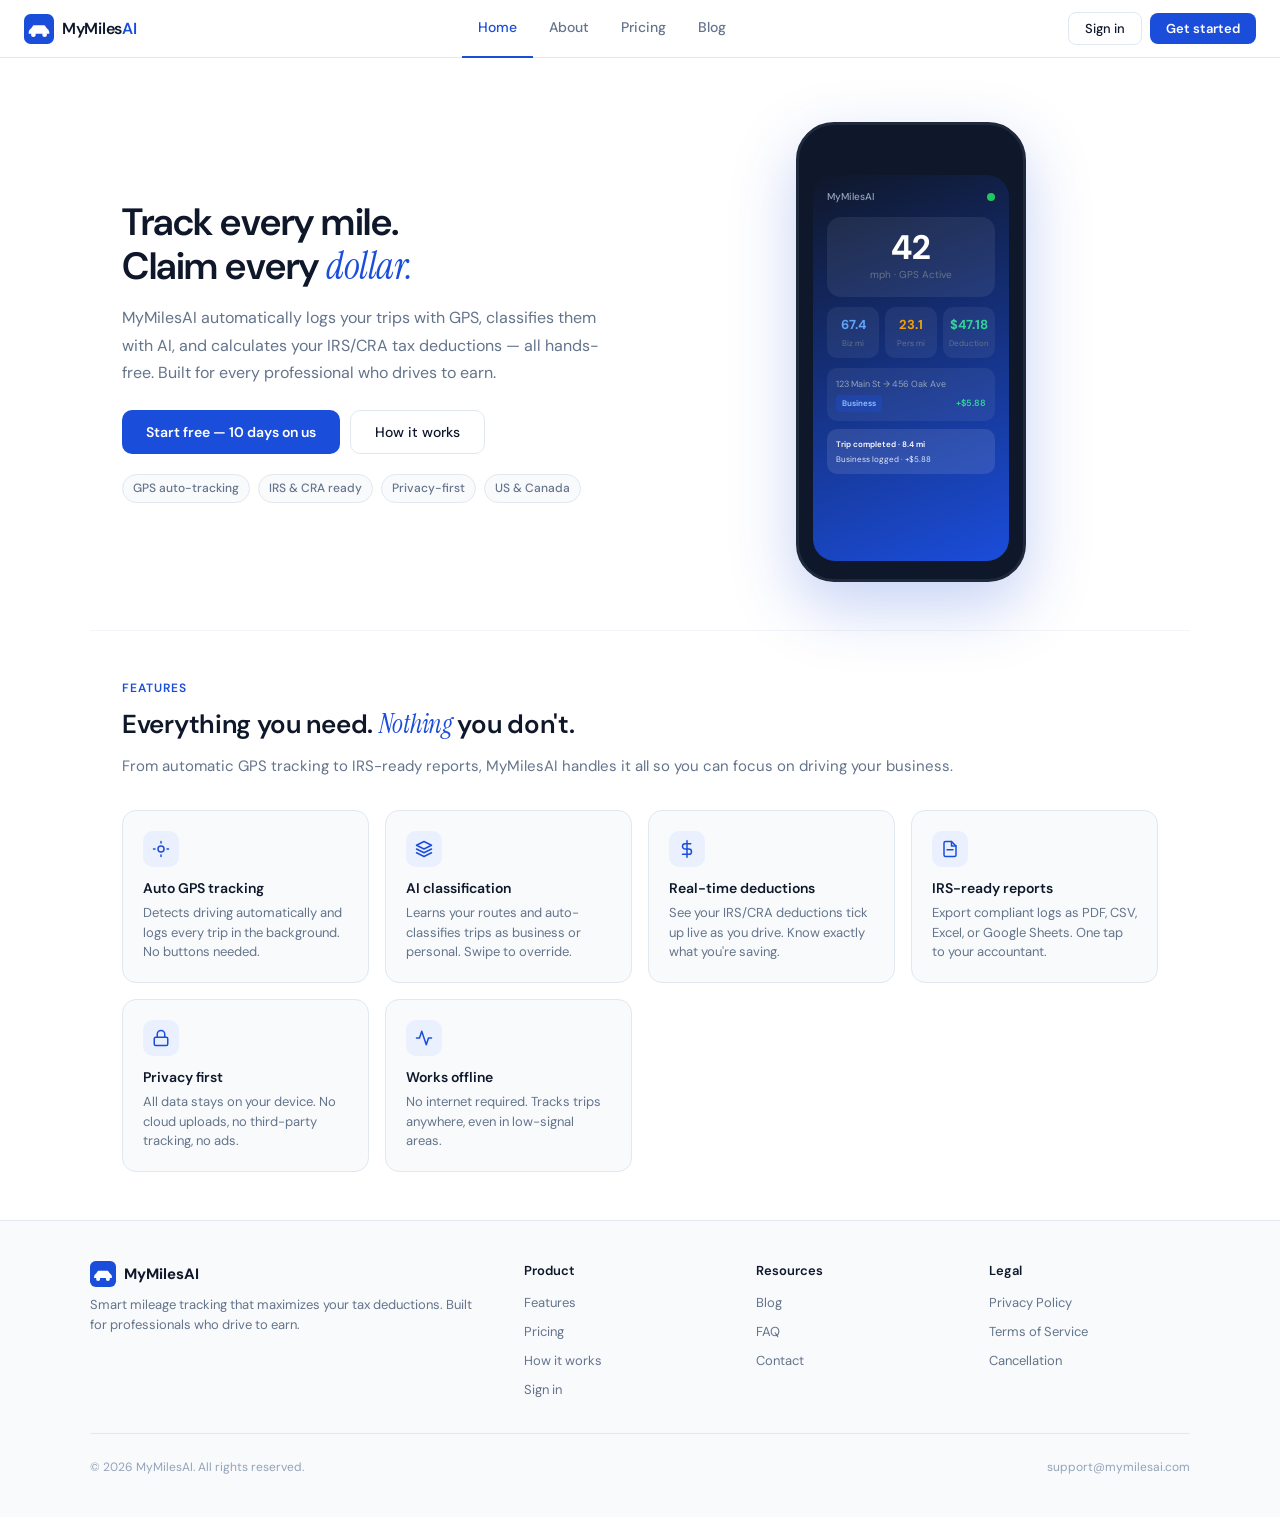
<file: index.html>
<!DOCTYPE html>
<html lang="en">
<head>
<meta charset="UTF-8">
<meta name="viewport" content="width=device-width, initial-scale=1.0">
<title>MyMilesAI — #1 Mileage Tracking App for Tax Deductions (2026)</title>
<meta name="description" content="MyMilesAI auto-tracks every business mile with GPS, classifies trips with AI, and calculates IRS/CRA tax deductions. Privacy-first. Works offline. $6.99/month or $69.99/year.">
<meta name="keywords" content="mileage tracker app, IRS mileage deduction 2026, CRA mileage rate 2026, self-employed mileage, GPS mileage tracking, tax deduction app, business miles, 1099 mileage, gig worker tax">
<meta name="robots" content="index, follow">
<link rel="canonical" href="https://mymilesai.com">
<meta property="og:title" content="MyMilesAI — #1 Mileage Tracking App for Tax Deductions (2026)">
<meta property="og:description" content="Auto-track every business mile, classify trips with AI, maximize your IRS/CRA tax deductions. Privacy-first, works offline.">
<meta property="og:type" content="website">
<meta property="og:url" content="https://mymilesai.com">
<meta property="og:image" content="https://mymilesai.com/og-image.png">
<meta name="twitter:card" content="summary_large_image">
<link rel="preconnect" href="https://fonts.googleapis.com">
<link rel="preconnect" href="https://fonts.gstatic.com" crossorigin>
<link href="https://fonts.googleapis.com/css2?family=Instrument+Serif:ital@1&family=DM+Sans:wght@300;400;500;600&display=swap" rel="stylesheet">
<link rel="icon" type="image/svg+xml" href="data:image/svg+xml,<svg xmlns='http://www.w3.org/2000/svg' viewBox='0 0 32 32'><rect width='32' height='32' rx='7' fill='%231B4DDB'/><path d='M5 20c0-2 1-3.5 2.5-4.5L10 12h12l2.5 3.5c1.5 1 2.5 2.5 2.5 4.5v1H5v-1z' fill='white'/><circle cx='10' cy='22' r='2.5' fill='white'/><circle cx='22' cy='22' r='2.5' fill='white'/></svg>">
<script type="application/ld+json">{"@context":"https://schema.org","@type":"SoftwareApplication","name":"MyMilesAI","applicationCategory":"BusinessApplication","operatingSystem":"iOS, Android","offers":{"@type":"Offer","price":"69.99","priceCurrency":"USD"},"description":"AI-powered mileage tracking app. IRS $0.725/mile, CRA $0.73/km.","url":"https://mymilesai.com"}</script>
<style>
*{box-sizing:border-box;margin:0;padding:0}
:root{--blue:#1B4DDB;--blue-dark:#1a3fc0;--blue-light:#EBF0FF;--gold:#f59e0b;--green:#16a34a;--text:#0f172a;--muted:#64748b;--border:#e2e8f0;--bg:#f8fafc}
body{font-family:'DM Sans',system-ui,sans-serif;color:var(--text);background:#fff;font-size:15px;line-height:1.6}
a{text-decoration:none;color:inherit}
.site-nav{display:flex;align-items:center;justify-content:space-between;padding:0 1.5rem;height:58px;border-bottom:1px solid var(--border);background:#fff;position:sticky;top:0;z-index:50}
.nav-logo{display:flex;align-items:center;gap:8px;cursor:pointer}
.nav-logo-text{font-size:16px;font-weight:600;letter-spacing:-0.3px}
.nav-logo-text span{color:var(--blue)}
.nav-tabs{display:flex}
.nav-tab{padding:0 16px;height:58px;display:flex;align-items:center;font-size:14px;font-weight:500;cursor:pointer;color:var(--muted);border-bottom:2px solid transparent;transition:all .15s;white-space:nowrap}
.nav-tab:hover{color:var(--text)}
.nav-tab.active{color:var(--blue);border-bottom-color:var(--blue)}
.nav-actions{display:flex;align-items:center;gap:8px}
.btn-ghost{padding:7px 16px;font-size:13px;font-weight:500;border:1px solid var(--border);border-radius:8px;background:transparent;color:var(--text);cursor:pointer;font-family:inherit;transition:all .15s}
.btn-ghost:hover{background:var(--bg)}
.btn-blue{padding:7px 16px;font-size:13px;font-weight:600;border:none;border-radius:8px;background:var(--blue);color:#fff;cursor:pointer;font-family:inherit;transition:all .15s}
.btn-blue:hover{background:var(--blue-dark)}
.page{display:none}
.page.active{display:block;animation:fadeUp .2s ease}
@keyframes fadeUp{from{opacity:0;transform:translateY(8px)}to{opacity:1;transform:translateY(0)}}
.hero{max-width:1100px;margin:0 auto;padding:4rem 2rem 3rem;display:grid;grid-template-columns:1fr 1fr;gap:3rem;align-items:center}
.hero h1{font-size:38px;font-weight:600;line-height:1.15;letter-spacing:-0.5px;margin-bottom:1rem}
.hero h1 em{font-family:'Instrument Serif',serif;font-style:italic;color:var(--blue);font-weight:400}
.hero-desc{font-size:16px;color:var(--muted);line-height:1.7;margin-bottom:1.5rem}
.hero-btns{display:flex;gap:10px;flex-wrap:wrap;margin-bottom:1.25rem}
.btn-primary{padding:12px 24px;font-size:14px;font-weight:600;background:var(--blue);color:#fff;border:none;border-radius:10px;cursor:pointer;font-family:inherit;transition:all .15s}
.btn-primary:hover{background:var(--blue-dark);transform:translateY(-1px)}
.btn-secondary{padding:12px 24px;font-size:14px;font-weight:500;background:transparent;color:var(--text);border:1px solid var(--border);border-radius:10px;cursor:pointer;font-family:inherit;transition:all .15s}
.btn-secondary:hover{background:var(--bg)}
.pills{display:flex;gap:8px;flex-wrap:wrap}
.pill{display:inline-flex;align-items:center;padding:4px 10px;border-radius:20px;font-size:12px;font-weight:500;background:var(--bg);color:var(--muted);border:1px solid var(--border)}
.phone-wrap{display:flex;justify-content:center}
.phone{width:230px;height:460px;background:#0f172a;border-radius:38px;padding:18px 14px;border:3px solid #1e293b;overflow:hidden;box-shadow:0 24px 64px rgba(27,77,219,.25)}
.phone-notch{width:72px;height:20px;background:#0f172a;border-radius:0 0 12px 12px;margin:0 auto 12px}
.phone-screen{background:linear-gradient(160deg,#0f172a 0%,#1B4DDB 100%);border-radius:22px;height:calc(100% - 32px);padding:14px;overflow:hidden}
.ph-header{display:flex;justify-content:space-between;align-items:center;margin-bottom:12px}
.ph-title{color:#94a3b8;font-size:10px;font-weight:500}
.gps-dot{width:8px;height:8px;border-radius:50%;background:#22c55e;animation:gps 2s infinite}
@keyframes gps{0%,100%{box-shadow:0 0 0 0 rgba(34,197,94,.4)}50%{box-shadow:0 0 0 5px rgba(34,197,94,0)}}
.ph-speed{background:rgba(255,255,255,.07);border-radius:14px;padding:14px;margin-bottom:10px;text-align:center}
.ph-speed-num{font-size:34px;font-weight:700;color:#fff;line-height:1}
.ph-speed-unit{font-size:10px;color:#64748b;margin-top:2px}
.ph-stats{display:grid;grid-template-columns:1fr 1fr 1fr;gap:6px;margin-bottom:10px}
.ph-stat{background:rgba(255,255,255,.06);border-radius:10px;padding:8px 4px;text-align:center}
.ph-val{font-size:13px;font-weight:700;color:#fff}
.ph-val.b{color:#60a5fa}.ph-val.g{color:#f59e0b}.ph-val.gr{color:#34d399}
.ph-lbl{font-size:8px;color:#64748b;margin-top:1px}
.ph-trip{background:rgba(255,255,255,.06);border-radius:10px;padding:9px;margin-bottom:8px}
.ph-route{font-size:9px;color:#94a3b8;margin-bottom:4px}
.ph-row{display:flex;justify-content:space-between;align-items:center}
.ph-tag{font-size:8px;padding:2px 6px;border-radius:4px;background:rgba(27,77,219,.35);color:#93c5fd;font-weight:600}
.ph-ded{font-size:9px;color:#34d399;font-weight:600}
.ph-notif{background:rgba(255,255,255,.1);border-radius:10px;padding:9px;font-size:8px;color:#e2e8f0;transition:opacity .4s}
.ph-notif-title{font-weight:600;color:#fff;margin-bottom:2px}
.section{max-width:1100px;margin:0 auto;padding:3rem 2rem}
.eyebrow{font-size:12px;font-weight:600;text-transform:uppercase;letter-spacing:.08em;color:var(--blue);margin-bottom:6px}
.section-title{font-size:26px;font-weight:600;letter-spacing:-.3px;margin-bottom:.5rem}
.section-title em{font-family:'Instrument Serif',serif;font-style:italic;color:var(--blue);font-weight:400}
.section-sub{font-size:15px;color:var(--muted);margin-bottom:2rem}
.feat-grid{display:grid;grid-template-columns:repeat(auto-fit,minmax(200px,1fr));gap:16px}
.feat-card{background:var(--bg);border:1px solid var(--border);border-radius:14px;padding:1.25rem;transition:all .2s}
.feat-card:hover{border-color:var(--blue);background:#fff;transform:translateY(-2px)}
.feat-icon{width:36px;height:36px;border-radius:10px;background:var(--blue-light);display:flex;align-items:center;justify-content:center;margin-bottom:10px}
.feat-icon svg{width:18px;height:18px;stroke:var(--blue);fill:none;stroke-width:2;stroke-linecap:round;stroke-linejoin:round}
.feat-card h3{font-size:14px;font-weight:600;margin-bottom:4px}
.feat-card p{font-size:13px;color:var(--muted);line-height:1.5}
.about-banner{background:linear-gradient(135deg,#0f172a 0%,#1B4DDB 100%);color:#fff;padding:3.5rem 2rem;text-align:center}
.about-banner h1{font-size:32px;font-weight:600;letter-spacing:-.3px;margin-bottom:.75rem}
.about-banner p{font-size:16px;color:rgba(255,255,255,.7);max-width:560px;margin:0 auto}
.steps{display:grid;grid-template-columns:repeat(3,1fr);gap:1.5rem;margin-top:2rem}
.step{text-align:center;padding:1.5rem 1rem}
.step-num{width:40px;height:40px;border-radius:50%;background:var(--blue);color:#fff;font-size:15px;font-weight:700;display:flex;align-items:center;justify-content:center;margin:0 auto 1rem}
.step h3{font-size:14px;font-weight:600;margin-bottom:6px}
.step p{font-size:13px;color:var(--muted)}
.who-grid{display:grid;grid-template-columns:repeat(auto-fit,minmax(180px,1fr));gap:10px;margin-top:1.5rem}
.who-pill{background:var(--bg);border:1px solid var(--border);border-radius:10px;padding:12px;font-size:13px;font-weight:600}
.who-pill span{display:block;font-size:11px;color:var(--muted);font-weight:400;margin-top:2px}
.faq-item{border-bottom:1px solid var(--border);padding:1rem 0}
.faq-q{font-size:14px;font-weight:500;cursor:pointer;display:flex;justify-content:space-between;align-items:center;gap:12px;user-select:none}
.faq-icon{color:#94a3b8;font-size:18px;flex-shrink:0;transition:transform .2s}
.faq-q.open .faq-icon{transform:rotate(45deg);color:var(--blue)}
.faq-a{font-size:13px;color:var(--muted);line-height:1.7;margin-top:8px;display:none}
.faq-a.open{display:block}
.pricing-top{text-align:center;padding:3rem 2rem 1.5rem}
.pricing-top h1{font-size:30px;font-weight:600;letter-spacing:-.3px;margin-bottom:.5rem}
.pricing-top p{font-size:15px;color:var(--muted);max-width:480px;margin:0 auto}
.pricing-wrap{max-width:480px;margin:0 auto;padding:0 2rem 3rem}
.plan{background:#fff;border:2px solid var(--blue);border-radius:18px;padding:2rem;position:relative;overflow:hidden}
.plan::before{content:'';position:absolute;top:0;left:0;right:0;height:4px;background:linear-gradient(90deg,var(--blue),var(--gold))}
.plan-head{display:flex;align-items:center;justify-content:space-between;margin-bottom:1rem}
.plan-name{font-size:19px;font-weight:700}
.plan-badge{font-size:11px;font-weight:600;background:var(--blue-light);color:var(--blue);padding:4px 10px;border-radius:20px}
.trial-box{background:#f0fdf4;border:1px solid #bbf7d0;border-radius:10px;padding:10px 14px;margin-bottom:1.25rem;display:flex;align-items:center;gap:8px}
.trial-box svg{width:16px;height:16px;stroke:#16a34a;fill:none;stroke-width:2.5;flex-shrink:0}
.trial-box span{font-size:13px;font-weight:600;color:#15803d}
.price-row{display:flex;align-items:baseline;gap:8px;margin-bottom:4px}
.price-orig{font-size:22px;color:#94a3b8;text-decoration:line-through;font-weight:500}
.price-now{font-size:46px;font-weight:700;letter-spacing:-1px}
.price-period{font-size:14px;color:var(--muted)}
.price-alt{font-size:13px;color:var(--muted);margin-bottom:10px}
.price-alt strong{color:var(--text)}
.discount-tag{display:inline-flex;align-items:center;gap:5px;background:#fff7ed;border:1px solid #fed7aa;color:#c2410c;font-size:12px;font-weight:600;padding:4px 10px;border-radius:20px;margin-bottom:1.25rem}
.feat-list{list-style:none;display:flex;flex-direction:column;gap:9px;margin-bottom:1.75rem}
.feat-list li{display:flex;align-items:flex-start;gap:9px;font-size:13.5px;color:#374151}
.check{width:18px;height:18px;border-radius:50%;background:var(--blue-light);flex-shrink:0;display:flex;align-items:center;justify-content:center;margin-top:1px}
.check svg{width:10px;height:10px;stroke:var(--blue);fill:none;stroke-width:2.5}
.btn-cta{width:100%;padding:13px;font-size:15px;font-weight:700;background:var(--blue);color:#fff;border:none;border-radius:12px;cursor:pointer;font-family:inherit;margin-bottom:10px;transition:all .2s}
.btn-cta:hover{background:var(--blue-dark);transform:translateY(-1px)}
.plan-foot{text-align:center;font-size:12px;color:#94a3b8}
.trust-row{display:flex;justify-content:center;gap:20px;flex-wrap:wrap;margin-top:1.5rem;padding:0 2rem 3rem}
.trust-item{display:flex;align-items:center;gap:6px;font-size:13px;color:var(--muted)}
.trust-item svg{width:14px;height:14px;stroke:#22c55e;fill:none;stroke-width:2.5}
.blog-top{max-width:1100px;margin:0 auto;padding:2.5rem 2rem 1.5rem}
.blog-grid{display:grid;grid-template-columns:repeat(auto-fill,minmax(270px,1fr));gap:20px;max-width:1100px;margin:0 auto;padding:0 2rem 3rem}
.blog-card{background:#fff;border:1px solid var(--border);border-radius:14px;overflow:hidden;transition:all .2s;display:block;text-decoration:none}
.blog-card:hover{border-color:var(--blue);transform:translateY(-2px);box-shadow:0 8px 24px rgba(27,77,219,.1)}
.blog-banner{height:120px;padding:14px;display:flex;flex-direction:column;justify-content:flex-end}
.blog-rate{display:inline-block;font-size:10px;font-weight:700;padding:2px 8px;border-radius:4px;margin-bottom:6px}
.blog-country{color:rgba(255,255,255,.55);font-size:10px;text-transform:uppercase;letter-spacing:.06em}
.blog-body{padding:1rem}
.blog-tag{font-size:11px;font-weight:600;text-transform:uppercase;letter-spacing:.06em;color:var(--blue);margin-bottom:6px}
.blog-card h3{font-size:14px;font-weight:600;line-height:1.4;margin-bottom:6px;color:var(--text)}
.blog-card p{font-size:12px;color:var(--muted);line-height:1.5;margin-bottom:10px}
.blog-meta{font-size:11px;color:#94a3b8}
.blog-more{opacity:.55;cursor:default}.blog-more:hover{transform:none;box-shadow:none;border-color:var(--border)}
.dash{max-width:900px;margin:0 auto;padding:2rem}
.dash-top{display:flex;align-items:center;justify-content:space-between;margin-bottom:1.5rem}
.dash-top h2{font-size:20px;font-weight:600}
.dash-top p{font-size:13px;color:var(--muted)}
.btn-signout{padding:6px 14px;font-size:13px;border:1px solid var(--border);border-radius:8px;background:transparent;cursor:pointer;color:var(--muted);font-family:inherit}
.stats{display:grid;grid-template-columns:repeat(4,minmax(0,1fr));gap:12px;margin-bottom:1.5rem}
.stat{background:var(--bg);border:1px solid var(--border);border-radius:12px;padding:1rem;text-align:center}
.stat-lbl{font-size:11px;color:#94a3b8;font-weight:500;margin-bottom:4px;text-transform:uppercase;letter-spacing:.05em}
.stat-val{font-size:24px;font-weight:700}
.stat-val.blue{color:var(--blue)}.stat-val.green{color:var(--green)}
.trips-box{background:#fff;border:1px solid var(--border);border-radius:14px;overflow:hidden}
.trips-hd{display:flex;align-items:center;justify-content:space-between;padding:1rem 1.25rem;border-bottom:1px solid var(--border)}
.trips-hd h3{font-size:15px;font-weight:600}
.btn-add{padding:7px 14px;font-size:13px;font-weight:600;background:var(--blue);color:#fff;border:none;border-radius:8px;cursor:pointer;font-family:inherit}
.trip-row{display:grid;grid-template-columns:1fr auto auto auto;gap:12px;align-items:center;padding:11px 1.25rem;border-bottom:1px solid #f8fafc;transition:background .1s}
.trip-row:hover{background:var(--bg)}.trip-row:last-child{border-bottom:none}
.trip-route{font-size:13px;font-weight:500}
.trip-date{font-size:11px;color:#94a3b8;margin-top:1px}
.cat{font-size:11px;font-weight:600;padding:3px 8px;border-radius:5px}
.cat.biz{background:var(--blue-light);color:var(--blue)}.cat.pers{background:#f1f5f9;color:#475569}.cat.med{background:#f0fdf4;color:var(--green)}.cat.char{background:#fff7ed;color:#c2410c}
.trip-mi{font-size:13px;font-weight:600;text-align:right}
.trip-ded{font-size:11px;color:var(--green);font-weight:500}
.btn-del{background:none;border:none;color:#cbd5e1;cursor:pointer;padding:3px 6px;border-radius:5px;font-size:16px;line-height:1;transition:all .15s}
.btn-del:hover{background:#fee2e2;color:#dc2626}
.empty{text-align:center;padding:2.5rem 1rem;color:#94a3b8;font-size:14px}
.add-wrap{display:none;padding:1.25rem;border-top:1px solid var(--border);background:var(--bg)}
.add-wrap.open{display:block}
.form-grid{display:grid;grid-template-columns:1fr 1fr;gap:10px}
.form-full{grid-column:1/-1}
.form-grid input,.form-grid select{width:100%;padding:9px 11px;font-size:13px;border:1px solid var(--border);border-radius:8px;background:#fff;color:var(--text);font-family:inherit}
.form-grid input:focus,.form-grid select:focus{outline:none;border-color:var(--blue)}
.form-actions{grid-column:1/-1;display:flex;gap:8px;margin-top:2px}
.btn-save{flex:1;padding:9px;font-size:13px;font-weight:600;background:var(--blue);color:#fff;border:none;border-radius:8px;cursor:pointer;font-family:inherit}
.btn-cancel{flex:1;padding:9px;font-size:13px;background:transparent;border:1px solid var(--border);border-radius:8px;cursor:pointer;color:var(--muted);font-family:inherit}
.rate-bar{margin-top:1rem;background:var(--blue-light);border-radius:10px;padding:11px 16px;font-size:13px;color:var(--blue);text-align:center}
.rate-bar strong{font-weight:700}
.modal-bg{display:none;position:fixed;inset:0;background:rgba(15,23,42,.55);z-index:100;align-items:center;justify-content:center;padding:1rem}
.modal-bg.open{display:flex}
.modal{background:#fff;border-radius:18px;padding:2rem;width:100%;max-width:360px;position:relative}
.modal-x{position:absolute;top:14px;right:16px;background:none;border:none;font-size:22px;cursor:pointer;color:#94a3b8;line-height:1;font-family:inherit}
.modal h2{font-size:20px;font-weight:700;text-align:center;margin-bottom:4px}
.modal-sub{font-size:13px;color:var(--muted);text-align:center;margin-bottom:1.25rem}
.modal-logo{display:flex;align-items:center;gap:8px;justify-content:center;margin-bottom:1.25rem}
.soc-btn{width:100%;padding:10px;margin-bottom:8px;border:1px solid var(--border);border-radius:10px;background:#fff;font-size:13px;font-weight:500;cursor:pointer;display:flex;align-items:center;justify-content:center;gap:8px;font-family:inherit;color:var(--text);transition:all .15s}
.soc-btn:hover{background:var(--bg)}
.divider{display:flex;align-items:center;gap:8px;margin:12px 0;font-size:12px;color:#94a3b8}
.divider::before,.divider::after{content:'';flex:1;height:1px;background:var(--border)}
.modal input[type=email]{width:100%;padding:10px 12px;font-size:14px;border:1px solid var(--border);border-radius:10px;background:var(--bg);color:var(--text);font-family:inherit;margin-bottom:8px}
.modal input[type=email]:focus{outline:none;border-color:var(--blue);background:#fff}
.btn-magic{width:100%;padding:11px;font-size:14px;font-weight:600;background:var(--blue);color:#fff;border:none;border-radius:10px;cursor:pointer;font-family:inherit}
.site-footer{background:var(--bg);border-top:1px solid var(--border);padding:2.5rem 2rem}
.footer-inner{max-width:1100px;margin:0 auto;display:grid;grid-template-columns:2fr 1fr 1fr 1fr;gap:2rem}
.footer-brand p{font-size:13px;color:var(--muted);margin-top:8px;line-height:1.6}
.footer-col h4{font-size:13px;font-weight:600;margin-bottom:12px}
.footer-col a{display:block;font-size:13px;color:var(--muted);margin-bottom:8px;cursor:pointer;transition:color .15s}
.footer-col a:hover{color:var(--blue)}
.footer-bottom{max-width:1100px;margin:1.5rem auto 0;padding-top:1.5rem;border-top:1px solid var(--border);display:flex;justify-content:space-between;font-size:12px;color:#94a3b8}
@media(max-width:700px){.hero{grid-template-columns:1fr;padding:2rem 1rem}.phone-wrap{order:-1}.stats{grid-template-columns:1fr 1fr}.steps{grid-template-columns:1fr}.footer-inner{grid-template-columns:1fr 1fr}.nav-tab{padding:0 10px;font-size:13px}}
</style>
</head>
<body>
<nav class="site-nav">
  <div class="nav-logo" onclick="showTab('home')">
    <svg width="30" height="30" viewBox="0 0 32 32" fill="none"><rect width="32" height="32" rx="7" fill="#1B4DDB"/><path d="M5 20c0-2 1-3.5 2.5-4.5L10 12h12l2.5 3.5c1.5 1 2.5 2.5 2.5 4.5v1H5v-1z" fill="white"/><circle cx="10" cy="22" r="2.5" fill="white"/><circle cx="22" cy="22" r="2.5" fill="white"/></svg>
    <span class="nav-logo-text">MyMiles<span>AI</span></span>
  </div>
  <div class="nav-tabs">
    <div class="nav-tab active" id="tab-home" onclick="showTab('home')">Home</div>
    <div class="nav-tab" id="tab-about" onclick="showTab('about')">About</div>
    <div class="nav-tab" id="tab-pricing" onclick="showTab('pricing')">Pricing</div>
    <div class="nav-tab" id="tab-blog" onclick="showTab('blog')">Blog</div>
  </div>
  <div class="nav-actions">
    <button class="btn-ghost" id="nav-signin" onclick="openLogin()">Sign in</button>
    <button class="btn-blue" onclick="showTab('pricing')">Get started</button>
  </div>
</nav>
<div class="page active" id="page-home">
  <div class="hero">
    <div>
      <h1>Track every mile.<br>Claim every <em>dollar.</em></h1>
      <p class="hero-desc">MyMilesAI automatically logs your trips with GPS, classifies them with AI, and calculates your IRS/CRA tax deductions — all hands-free. Built for every professional who drives to earn.</p>
      <div class="hero-btns"><button class="btn-primary" onclick="showTab('pricing')">Start free — 10 days on us</button><button class="btn-secondary" onclick="showTab('about')">How it works</button></div>
      <div class="pills"><span class="pill">GPS auto-tracking</span><span class="pill">IRS &amp; CRA ready</span><span class="pill">Privacy-first</span><span class="pill">US &amp; Canada</span></div>
    </div>
    <div class="phone-wrap">
      <div class="phone"><div class="phone-notch"></div><div class="phone-screen">
        <div class="ph-header"><span class="ph-title">MyMilesAI</span><div class="gps-dot"></div></div>
        <div class="ph-speed"><div class="ph-speed-num" id="spd">42</div><div class="ph-speed-unit">mph · GPS Active</div></div>
        <div class="ph-stats"><div class="ph-stat"><div class="ph-val b" id="bmi">67.4</div><div class="ph-lbl">Biz mi</div></div><div class="ph-stat"><div class="ph-val g">23.1</div><div class="ph-lbl">Pers mi</div></div><div class="ph-stat"><div class="ph-val gr" id="ded">$47.18</div><div class="ph-lbl">Deduction</div></div></div>
        <div class="ph-trip"><div class="ph-route">123 Main St → 456 Oak Ave</div><div class="ph-row"><span class="ph-tag">Business</span><span class="ph-ded">+$5.88</span></div></div>
        <div class="ph-notif" id="notif"><div class="ph-notif-title">Trip completed · 8.4 mi</div><div>Business logged · +$5.88</div></div>
      </div></div>
    </div>
  </div>
  <div class="section" style="border-top:1px solid #f1f5f9">
    <div class="eyebrow">Features</div>
    <h2 class="section-title">Everything you need. <em>Nothing</em> you don't.</h2>
    <p class="section-sub">From automatic GPS tracking to IRS-ready reports, MyMilesAI handles it all so you can focus on driving your business.</p>
    <div class="feat-grid">
      <div class="feat-card"><div class="feat-icon"><svg viewBox="0 0 24 24"><circle cx="12" cy="12" r="4"/><path d="M12 2v2M12 20v2M2 12h2M20 12h2"/></svg></div><h3>Auto GPS tracking</h3><p>Detects driving automatically and logs every trip in the background. No buttons needed.</p></div>
      <div class="feat-card"><div class="feat-icon"><svg viewBox="0 0 24 24"><path d="M12 2L2 7l10 5 10-5-10-5zM2 17l10 5 10-5M2 12l10 5 10-5"/></svg></div><h3>AI classification</h3><p>Learns your routes and auto-classifies trips as business or personal. Swipe to override.</p></div>
      <div class="feat-card"><div class="feat-icon"><svg viewBox="0 0 24 24"><line x1="12" y1="1" x2="12" y2="23"/><path d="M17 5H9.5a3.5 3.5 0 000 7h5a3.5 3.5 0 010 7H6"/></svg></div><h3>Real-time deductions</h3><p>See your IRS/CRA deductions tick up live as you drive. Know exactly what you're saving.</p></div>
      <div class="feat-card"><div class="feat-icon"><svg viewBox="0 0 24 24"><path d="M14 2H6a2 2 0 00-2 2v16a2 2 0 002 2h12a2 2 0 002-2V8z"/><polyline points="14 2 14 8 20 8"/><line x1="16" y1="13" x2="8" y2="13"/></svg></div><h3>IRS-ready reports</h3><p>Export compliant logs as PDF, CSV, Excel, or Google Sheets. One tap to your accountant.</p></div>
      <div class="feat-card"><div class="feat-icon"><svg viewBox="0 0 24 24"><rect x="3" y="11" width="18" height="11" rx="2"/><path d="M7 11V7a5 5 0 0110 0v4"/></svg></div><h3>Privacy first</h3><p>All data stays on your device. No cloud uploads, no third-party tracking, no ads.</p></div>
      <div class="feat-card"><div class="feat-icon"><svg viewBox="0 0 24 24"><polyline points="22 12 18 12 15 21 9 3 6 12 2 12"/></svg></div><h3>Works offline</h3><p>No internet required. Tracks trips anywhere, even in low-signal areas.</p></div>
    </div>
  </div>
</div>
<div class="page" id="page-about">
  <div class="about-banner"><div class="eyebrow" style="color:rgba(255,255,255,.55);margin-bottom:8px">About</div><h1>Built for people who drive to earn</h1><p>We built MyMilesAI because mileage tracking apps were too expensive, too complicated, and didn't respect your privacy.</p></div>
  <div class="section">
    <div class="eyebrow">How it works</div><h2 class="section-title">Start saving in <em>30 seconds</em></h2>
    <div class="steps"><div class="step"><div class="step-num">1</div><h3>Download &amp; set up</h3><p>Sign up, choose miles or km, enable GPS. Under 30 seconds from install to tracking.</p></div><div class="step"><div class="step-num">2</div><h3>Just drive</h3><p>Every trip logged automatically with distance, route, and time — fully hands-free.</p></div><div class="step"><div class="step-num">3</div><h3>Claim deductions</h3><p>Export IRS/CRA-ready reports at tax time. Business miles calculated instantly.</p></div></div>
    <div style="margin-top:2.5rem"><div class="eyebrow">Who it's for</div><h2 class="section-title">Every professional who <em>drives to earn</em></h2>
    <div class="who-grid"><div class="who-pill">Real estate agents<span>Showings, open houses &amp; closings</span></div><div class="who-pill">Delivery drivers<span>Route tracking &amp; multi-stop drops</span></div><div class="who-pill">Consultants<span>Client meetings &amp; site visits</span></div><div class="who-pill">Contractors<span>Job sites, supply runs &amp; bids</span></div><div class="who-pill">Medical &amp; pharma reps<span>Hospital rounds &amp; territory coverage</span></div><div class="who-pill">Rideshare drivers<span>Uber, Lyft, DoorDash &amp; more</span></div><div class="who-pill">Sales representatives<span>Territory coverage &amp; demos</span></div><div class="who-pill">Property managers<span>Multi-site inspections &amp; tours</span></div></div></div>
    <div style="margin-top:2.5rem"><div class="eyebrow">FAQ</div><h2 class="section-title" style="margin-bottom:1.5rem">Frequently asked <em>questions</em></h2>
    <div class="faq-item"><div class="faq-q" onclick="faq(this)">Does it drain my battery?<span class="faq-icon">+</span></div><div class="faq-a">We use low-power GPS and intelligent motion detection. Most users report less than 5% additional battery per day.</div></div>
    <div class="faq-item"><div class="faq-q" onclick="faq(this)">How accurate is the GPS?<span class="faq-icon">+</span></div><div class="faq-a">Accuracy within 2–3% of actual distance, meeting IRS mileage log requirements for deduction claims.</div></div>
    <div class="faq-item"><div class="faq-q" onclick="faq(this)">Is my location data private?<span class="faq-icon">+</span></div><div class="faq-a">All trip data is stored locally on your device. We never upload your location, sell data, or serve ads.</div></div>
    <div class="faq-item"><div class="faq-q" onclick="faq(this)">Does it work offline?<span class="faq-icon">+</span></div><div class="faq-a">Yes — MyMilesAI tracks and stores trips entirely on your device. No signal? No problem.</div></div>
    <div class="faq-item"><div class="faq-q" onclick="faq(this)">What are the 2026 mileage rates?<span class="faq-icon">+</span></div><div class="faq-a">The 2026 IRS rate is $0.725/mile. In Canada, the CRA rate is $0.73/km for the first 5,000 km and $0.67/km after.</div></div>
    <div class="faq-item"><div class="faq-q" onclick="faq(this)">How do I cancel?<span class="faq-icon">+</span></div><div class="faq-a">Cancel anytime through the App Store, Google Play, account settings, or by emailing support@mymilesai.com. No fees, no penalties.</div></div>
    <div class="faq-item"><div class="faq-q" onclick="faq(this)">What's the refund policy?<span class="faq-icon">+</span></div><div class="faq-a">30-day money-back guarantee. Email support@mymilesai.com within 30 days for a full refund.</div></div></div>
  </div>
</div>
<div class="page" id="page-pricing">
  <div class="pricing-top"><div class="eyebrow">Pricing</div><h1>One plan. <em style="font-family:'Instrument Serif',serif;font-style:italic;color:#1B4DDB;font-weight:400">Everything</em> included.</h1><p>Try free for 10 days — no credit card required. Then lock in our founding member rate.</p></div>
  <div class="pricing-wrap">
    <div class="plan">
      <div class="plan-head"><div class="plan-name">MyMilesAI Pro</div><div class="plan-badge">Only plan you need</div></div>
      <div class="trial-box"><svg viewBox="0 0 24 24"><path d="M22 11.08V12a10 10 0 11-5.93-9.14"/><polyline points="22 4 12 14.01 9 11.01"/></svg><span>10-day free trial — no credit card required</span></div>
      <div class="price-row"><span class="price-orig">$699</span><span class="price-now">$69.99</span><span class="price-period">/ year</span></div>
      <div class="price-alt">or <strong>$6.99/month</strong> — cancel anytime</div>
      <div class="discount-tag"><svg width="12" height="12" viewBox="0 0 24 24" fill="none" stroke="currentColor" stroke-width="2.5"><path d="M20.59 13.41l-7.17 7.17a2 2 0 01-2.83 0L2 12V2h10l8.59 8.59a2 2 0 010 2.82z"/><line x1="7" y1="7" x2="7.01" y2="7"/></svg>Founding member discount — limited time</div>
      <ul class="feat-list">
        <li><span class="check"><svg viewBox="0 0 12 12"><polyline points="2,6 5,9 10,3"/></svg></span>Unlimited trips — no caps, ever</li>
        <li><span class="check"><svg viewBox="0 0 12 12"><polyline points="2,6 5,9 10,3"/></svg></span>Auto GPS tracking — fully hands-free</li>
        <li><span class="check"><svg viewBox="0 0 12 12"><polyline points="2,6 5,9 10,3"/></svg></span>AI trip classification (business / personal)</li>
        <li><span class="check"><svg viewBox="0 0 12 12"><polyline points="2,6 5,9 10,3"/></svg></span>IRS &amp; CRA compliant PDF reports</li>
        <li><span class="check"><svg viewBox="0 0 12 12"><polyline points="2,6 5,9 10,3"/></svg></span>CSV, Excel &amp; Google Sheets export</li>
        <li><span class="check"><svg viewBox="0 0 12 12"><polyline points="2,6 5,9 10,3"/></svg></span>Live map view &amp; route history</li>
        <li><span class="check"><svg viewBox="0 0 12 12"><polyline points="2,6 5,9 10,3"/></svg></span>AI tax assistant</li>
        <li><span class="check"><svg viewBox="0 0 12 12"><polyline points="2,6 5,9 10,3"/></svg></span>Accountant portal (read-only access)</li>
        <li><span class="check"><svg viewBox="0 0 12 12"><polyline points="2,6 5,9 10,3"/></svg></span>Privacy-first — all data on your device</li>
        <li><span class="check"><svg viewBox="0 0 12 12"><polyline points="2,6 5,9 10,3"/></svg></span>US &amp; Canada with locale auto-detect</li>
        <li><span class="check"><svg viewBox="0 0 12 12"><polyline points="2,6 5,9 10,3"/></svg></span>Priority email support</li>
      </ul>
      <button class="btn-cta" onclick="openLogin()">Start my 10-day free trial</button>
      <div class="plan-foot">No credit card · Cancel anytime · 30-day money-back guarantee</div>
    </div>
  </div>
  <div class="trust-row"><div class="trust-item"><svg viewBox="0 0 24 24"><polyline points="20 6 9 17 4 12"/></svg>No credit card for trial</div><div class="trust-item"><svg viewBox="0 0 24 24"><polyline points="20 6 9 17 4 12"/></svg>Cancel anytime, no fees</div><div class="trust-item"><svg viewBox="0 0 24 24"><polyline points="20 6 9 17 4 12"/></svg>30-day money-back guarantee</div><div class="trust-item"><svg viewBox="0 0 24 24"><polyline points="20 6 9 17 4 12"/></svg>Data stays on your device</div></div>
</div>
<div class="page" id="page-blog">
  <div class="blog-top"><div class="eyebrow">Blog</div><h2 class="section-title">Tips, guides &amp; <em>tax insights</em></h2><p style="color:#64748b;font-size:14px;margin-top:4px">Expert articles for US and Canadian professionals who drive for business.</p></div>
  <div class="blog-grid">
    <a class="blog-card" href="https://mymilesai.com/blog/irs-mileage-rate-2026.html" target="_blank"><div class="blog-banner" style="background:linear-gradient(135deg,#0a2744,#0f3d72)"><div class="blog-rate" style="background:#22c55e;color:#fff">2026 IRS · $0.725/mile</div><div class="blog-country">United States</div></div><div class="blog-body"><div class="blog-tag">US Tax Rates · March 2026</div><h3>IRS Mileage Rate 2026: Everything You Need to Know</h3><p>The 2026 IRS standard mileage rate is $0.725 per mile. Learn who qualifies, how to calculate your deduction.</p><div class="blog-meta">March 2026 · 8 min read →</div></div></a>
    <a class="blog-card" href="https://mymilesai.com/blog/cra-mileage-rate-2026.html" target="_blank"><div class="blog-banner" style="background:linear-gradient(135deg,#3b0a2a,#7b1d5a)"><div class="blog-rate" style="background:#f43f5e;color:#fff">2026 CRA · $0.73/km</div><div class="blog-country">Canada</div></div><div class="blog-body"><div class="blog-tag">Canada Tax Rates · March 2026</div><h3>CRA Mileage Rate 2026: Complete Canadian Guide</h3><p>The CRA rate is $0.73/km for the first 5,000 km. Everything Canadian drivers need to know.</p><div class="blog-meta">March 2026 · 7 min read →</div></div></a>
    <a class="blog-card" href="https://mymilesai.com/blog/how-to-track-mileage-for-taxes.html" target="_blank"><div class="blog-banner" style="background:linear-gradient(135deg,#1B4DDB,#0f172a)"><div class="blog-rate" style="background:#f59e0b;color:#0f172a">Complete Guide</div><div class="blog-country">US &amp; Canada</div></div><div class="blog-body"><div class="blog-tag">Guide · US &amp; Canada</div><h3>How to Track Mileage for Taxes: The Complete 2026 Guide</h3><p>Step-by-step covering IRS and CRA requirements and the best tracking methods.</p><div class="blog-meta">March 2026 · 10 min read →</div></div></a>
    <a class="blog-card" href="https://mymilesai.com/blog/mileage-deduction-self-employed.html" target="_blank"><div class="blog-banner" style="background:linear-gradient(135deg,#1a0a00,#78350f)"><div class="blog-rate" style="background:#f59e0b;color:#0f172a">Self-Employed</div><div class="blog-country">1099 · Freelancer · Contractor</div></div><div class="blog-body"><div class="blog-tag">Self-Employed Guide</div><h3>Mileage Deduction for Self-Employed: Complete 2026 Guide</h3><p>How freelancers, 1099 contractors, and gig workers can maximize mileage deductions.</p><div class="blog-meta">March 2026 · 9 min read →</div></div></a>
    <a class="blog-card" href="https://mymilesai.com/blog/delivery-driver-tax-deductions.html" target="_blank"><div class="blog-banner" style="background:linear-gradient(135deg,#3b0a0a,#991b1b)"><div class="blog-rate" style="background:#ef4444;color:#fff">Delivery Drivers</div><div class="blog-country">DoorDash · Uber Eats · Instacart</div></div><div class="blog-body"><div class="blog-tag">Delivery Driver Guide</div><h3>Delivery Driver Tax Deductions 2026: The Full Guide</h3><p>Everything DoorDash, Uber Eats, and Instacart drivers need to know about tax deductions.</p><div class="blog-meta">March 2026 · 8 min read →</div></div></a>
    <a class="blog-card" href="https://mymilesai.com/blog/real-estate-agent-mileage.html" target="_blank"><div class="blog-banner" style="background:linear-gradient(135deg,#0a1a2e,#1B4DDB)"><div class="blog-rate" style="background:#60a5fa;color:#0a1a2e">Real Estate</div><div class="blog-country">Realtors · Agents · Brokers</div></div><div class="blog-body"><div class="blog-tag">Real Estate Guide</div><h3>Real Estate Agent Mileage Deduction 2026</h3><p>How real estate agents and realtors can track and deduct mileage for showings and client meetings.</p><div class="blog-meta">March 2026 · 7 min read →</div></div></a>
    <a class="blog-card" href="https://mymilesai.com/blog/rideshare-driver-mileage.html" target="_blank"><div class="blog-banner" style="background:linear-gradient(135deg,#052e16,#166534)"><div class="blog-rate" style="background:#22c55e;color:#052e16">Rideshare</div><div class="blog-country">Uber · Lyft · Rideshare</div></div><div class="blog-body"><div class="blog-tag">Rideshare Guide</div><h3>Rideshare Driver Mileage Deduction: Uber &amp; Lyft Guide 2026</h3><p>How Uber and Lyft drivers can track deadhead miles and maximize mileage deductions.</p><div class="blog-meta">March 2026 · 7 min read →</div></div></a>
    <a class="blog-card blog-more" href="https://mymilesai.com/blog/" target="_blank"><div class="blog-banner" style="background:#f1f5f9;display:flex;align-items:center;justify-content:center"><svg width="32" height="32" viewBox="0 0 24 24" fill="none" stroke="#94a3b8" stroke-width="1.5"><circle cx="12" cy="12" r="10"/><line x1="12" y1="8" x2="12" y2="16"/><line x1="8" y1="12" x2="16" y2="12"/></svg></div><div class="blog-body"><div class="blog-tag" style="color:#94a3b8">More articles</div><h3 style="color:#64748b">View all blog posts →</h3><p>Visit the full blog for all guides, tips, and tax insights.</p></div></a>
  </div>
</div>
<div class="page" id="page-dashboard">
  <div class="dash">
    <div class="dash-top"><div><h2>Good morning</h2><p id="dash-email">Your 2026 mileage summary</p></div><button class="btn-signout" onclick="signOut()">Sign out</button></div>
    <div class="stats"><div class="stat"><div class="stat-lbl">Business miles</div><div class="stat-val blue" id="s-biz">0.0</div></div><div class="stat"><div class="stat-lbl">Tax deduction</div><div class="stat-val green" id="s-ded">$0.00</div></div><div class="stat"><div class="stat-lbl">Personal miles</div><div class="stat-val" id="s-pers">0.0</div></div><div class="stat"><div class="stat-lbl">Total trips</div><div class="stat-val" id="s-trips">0</div></div></div>
    <div class="trips-box">
      <div class="trips-hd"><h3>Recent trips</h3><button class="btn-add" onclick="toggleForm()">+ Add trip</button></div>
      <div id="trips-list"></div>
      <div class="add-wrap" id="add-form"><div class="form-grid"><input type="text" placeholder="From (e.g. 123 Main St)" id="f-from" class="form-full"><input type="text" placeholder="To (e.g. Client office)" id="f-to" class="form-full"><input type="number" placeholder="Miles" id="f-miles" min="0.1" step="0.1"><input type="date" id="f-date"><select id="f-cat"><option value="business">Business</option><option value="personal">Personal</option><option value="medical">Medical</option><option value="charity">Charity</option></select><div class="form-actions"><button class="btn-save" onclick="saveTrip()">Save trip</button><button class="btn-cancel" onclick="toggleForm()">Cancel</button></div></div></div>
    </div>
    <div class="rate-bar">2026 IRS rate: <strong>$0.725/mile</strong> &nbsp;·&nbsp; CRA rate: <strong>$0.73/km</strong></div>
  </div>
</div>
<footer class="site-footer" id="site-footer">
  <div class="footer-inner">
    <div class="footer-brand"><div style="display:flex;align-items:center;gap:8px;margin-bottom:8px"><svg width="26" height="26" viewBox="0 0 32 32" fill="none"><rect width="32" height="32" rx="7" fill="#1B4DDB"/><path d="M5 20c0-2 1-3.5 2.5-4.5L10 12h12l2.5 3.5c1.5 1 2.5 2.5 2.5 4.5v1H5v-1z" fill="white"/><circle cx="10" cy="22" r="2.5" fill="white"/><circle cx="22" cy="22" r="2.5" fill="white"/></svg><span style="font-weight:700;font-size:15px">MyMilesAI</span></div><p>Smart mileage tracking that maximizes your tax deductions. Built for professionals who drive to earn.</p></div>
    <div class="footer-col"><h4>Product</h4><a onclick="showTab('home')">Features</a><a onclick="showTab('pricing')">Pricing</a><a onclick="showTab('about')">How it works</a><a onclick="openLogin()">Sign in</a></div>
    <div class="footer-col"><h4>Resources</h4><a onclick="showTab('blog')">Blog</a><a onclick="showTab('about')">FAQ</a><a href="mailto:support@mymilesai.com">Contact</a></div>
    <div class="footer-col"><h4>Legal</h4><a href="mailto:privacy@mymilesai.com">Privacy Policy</a><a href="mailto:support@mymilesai.com">Terms of Service</a><a href="mailto:support@mymilesai.com">Cancellation</a></div>
  </div>
  <div class="footer-bottom"><span>© 2026 MyMilesAI. All rights reserved.</span><span>support@mymilesai.com</span></div>
</footer>
<div class="modal-bg" id="modal">
  <div class="modal">
    <button class="modal-x" onclick="closeLogin()">×</button>
    <div class="modal-logo"><svg width="28" height="28" viewBox="0 0 32 32" fill="none"><rect width="32" height="32" rx="7" fill="#1B4DDB"/><path d="M5 20c0-2 1-3.5 2.5-4.5L10 12h12l2.5 3.5c1.5 1 2.5 2.5 2.5 4.5v1H5v-1z" fill="white"/><circle cx="10" cy="22" r="2.5" fill="white"/><circle cx="22" cy="22" r="2.5" fill="white"/></svg><span style="font-weight:700;font-size:16px">MyMilesAI</span></div>
    <h2>Welcome back</h2>
    <p class="modal-sub">Sign in to your MyMilesAI account</p>
    <button class="soc-btn" onclick="socialLogin('Google')"><svg width="16" height="16" viewBox="0 0 24 24"><path d="M22.56 12.25c0-.78-.07-1.53-.2-2.25H12v4.26h5.92c-.26 1.37-1.04 2.53-2.21 3.31v2.77h3.57c2.08-1.92 3.28-4.74 3.28-8.09z" fill="#4285F4"/><path d="M12 23c2.97 0 5.46-.98 7.28-2.66l-3.57-2.77c-.98.66-2.23 1.06-3.71 1.06-2.86 0-5.29-1.93-6.16-4.53H2.18v2.84C3.99 20.53 7.7 23 12 23z" fill="#34A853"/><path d="M5.84 14.09c-.22-.66-.35-1.36-.35-2.09s.13-1.43.35-2.09V7.07H2.18C1.43 8.55 1 10.22 1 12s.43 3.45 1.18 4.93l2.85-2.22.81-.62z" fill="#FBBC05"/><path d="M12 5.38c1.62 0 3.06.56 4.21 1.64l3.15-3.15C17.45 2.09 14.97 1 12 1 7.7 1 3.99 3.47 2.18 7.07l3.66 2.84c.87-2.6 3.3-4.53 6.16-4.53z" fill="#EA4335"/></svg>Continue with Google</button>
    <button class="soc-btn" onclick="socialLogin('Apple')"><svg width="16" height="16" viewBox="0 0 24 24" fill="currentColor"><path d="M18.71 19.5c-.83 1.24-1.71 2.45-3.05 2.47-1.34.03-1.77-.79-3.29-.79-1.53 0-2 .77-3.27.82-1.31.05-2.3-1.32-3.14-2.53C4.25 17 2.94 12.45 4.7 9.39c.87-1.52 2.43-2.48 4.12-2.51 1.28-.02 2.5.87 3.29.87.78 0 2.26-1.07 3.8-.91.65.03 2.47.26 3.64 1.98-.09.06-2.17 1.28-2.15 3.81.03 3.02 2.65 4.03 2.68 4.04-.03.07-.42 1.44-1.38 2.77M13 3.5c.73-.83 1.94-1.46 2.94-1.5.13 1.17-.34 2.35-1.04 3.19-.69.85-1.83 1.51-2.95 1.42-.15-1.15.41-2.35 1.05-3.11z"/></svg>Continue with Apple</button>
    <div class="divider">or</div>
    <input type="email" placeholder="Enter your email" id="login-email">
    <button class="btn-magic" onclick="magicLogin()">Send magic link →</button>
    <div class="modal-foot">No password · Privacy-first · 10-day free trial included</div>
  </div>
</div>
<script>
var IRS=0.725,trips=[],loggedIn=false,userEmail='',formOpen=false;
function showTab(n){document.querySelectorAll('.page').forEach(function(p){p.classList.remove('active')});document.querySelectorAll('.nav-tab').forEach(function(t){t.classList.remove('active')});var p=document.getElementById('page-'+n),t=document.getElementById('tab-'+n);if(p)p.classList.add('active');if(t)t.classList.add('active');var f=document.getElementById('site-footer');if(f)f.style.display=n==='dashboard'?'none':'block';}
function openLogin(){document.getElementById('modal').classList.add('open')}
function closeLogin(){document.getElementById('modal').classList.remove('open')}
function socialLogin(p){userEmail='user@'+p.toLowerCase()+'.com';finishLogin()}
function magicLogin(){var e=document.getElementById('login-email').value.trim();if(!e||!e.includes('@')){alert('Please enter a valid email.');return}userEmail=e;finishLogin()}
function finishLogin(){loggedIn=true;closeLogin();var b=document.getElementById('nav-signin');b.textContent='Dashboard';b.onclick=function(){showTab('dashboard')};document.getElementById('dash-email').textContent=userEmail+' · 2026 mileage summary';renderTrips();showTab('dashboard')}
function signOut(){loggedIn=false;userEmail='';trips=[];var b=document.getElementById('nav-signin');b.textContent='Sign in';b.onclick=openLogin;showTab('home')}
function toggleForm(){formOpen=!formOpen;var f=document.getElementById('add-form');if(formOpen){f.classList.add('open');document.getElementById('f-date').value=new Date().toISOString().split('T')[0]}else f.classList.remove('open')}
function saveTrip(){var from=document.getElementById('f-from').value.trim(),to=document.getElementById('f-to').value.trim(),miles=parseFloat(document.getElementById('f-miles').value),date=document.getElementById('f-date').value,cat=document.getElementById('f-cat').value;if(!from||!to||isNaN(miles)||miles<=0){alert('Please fill in all fields.');return}trips.unshift({id:Date.now(),from:from,to:to,miles:miles,date:date,cat:cat});['f-from','f-to','f-miles'].forEach(function(id){document.getElementById(id).value=''});document.getElementById('f-cat').value='business';if(formOpen)toggleForm();renderTrips()}
function deleteTrip(id){trips=trips.filter(function(t){return t.id!==id});renderTrips()}
function esc(s){return s.replace(/&/g,'&amp;').replace(/</g,'&lt;').replace(/>/g,'&gt;')}
var cats={business:'biz',personal:'pers',medical:'med',charity:'char'};
function renderTrips(){var biz=0,pers=0;trips.forEach(function(t){if(t.cat==='business')biz+=t.miles;else pers+=t.miles});document.getElementById('s-biz').textContent=biz.toFixed(1);document.getElementById('s-ded').textContent='$'+(biz*IRS).toFixed(2);document.getElementById('s-pers').textContent=pers.toFixed(1);document.getElementById('s-trips').textContent=trips.length;var l=document.getElementById('trips-list');if(!trips.length){l.innerHTML='<div class="empty">No trips yet — add your first trip above</div>';return}l.innerHTML=trips.map(function(t){var d=t.cat==='business'?'<div class="trip-ded">+$'+(t.miles*IRS).toFixed(2)+'</div>':'';return'<div class="trip-row"><div><div class="trip-route">'+esc(t.from)+' → '+esc(t.to)+'</div><div class="trip-date">'+t.date+'</div></div><span class="cat '+cats[t.cat]+'">'+t.cat+'</span><div class="trip-mi">'+t.miles.toFixed(1)+' mi'+d+'</div><button class="btn-del" onclick="deleteTrip('+t.id+')">×</button></div>'}).join('')}
renderTrips();
function faq(el){var a=el.nextElementSibling,o=a.classList.contains('open');document.querySelectorAll('.faq-a').forEach(function(x){x.classList.remove('open')});document.querySelectorAll('.faq-q').forEach(function(x){x.classList.remove('open')});if(!o){a.classList.add('open');el.classList.add('open')}}
var spds=[0,12,28,42,55,42,35,48,42],si=0;
setInterval(function(){si=(si+1)%spds.length;var e=document.getElementById('spd');if(e)e.textContent=spds[si]},2000);
var notifs=[{t:'Trip completed · 8.4 mi',s:'Business logged · +$5.88'},{t:'Client Meeting · 12.1 mi',s:'Business logged · +$8.77'},{t:'Supply Run · 3.2 mi',s:'Personal trip logged'},{t:'Property Showing · 6.5 mi',s:'Business logged · +$4.71'}],ni=0;
setInterval(function(){ni=(ni+1)%notifs.length;var e=document.getElementById('notif');if(!e)return;e.style.opacity='0';setTimeout(function(){e.innerHTML='<div class="ph-notif-title">'+notifs[ni].t+'</div><div>'+notifs[ni].s+'</div>';e.style.opacity='1'},400)},5000);
var bmi=67.4;
setInterval(function(){bmi+=(Math.random()*.8+.1);var b=document.getElementById('bmi'),d=document.getElementById('ded');if(b)b.textContent=bmi.toFixed(1);if(d)d.textContent='$'+(bmi*IRS).toFixed(2)},4000);
</script>
</body>
      </html>
</file>
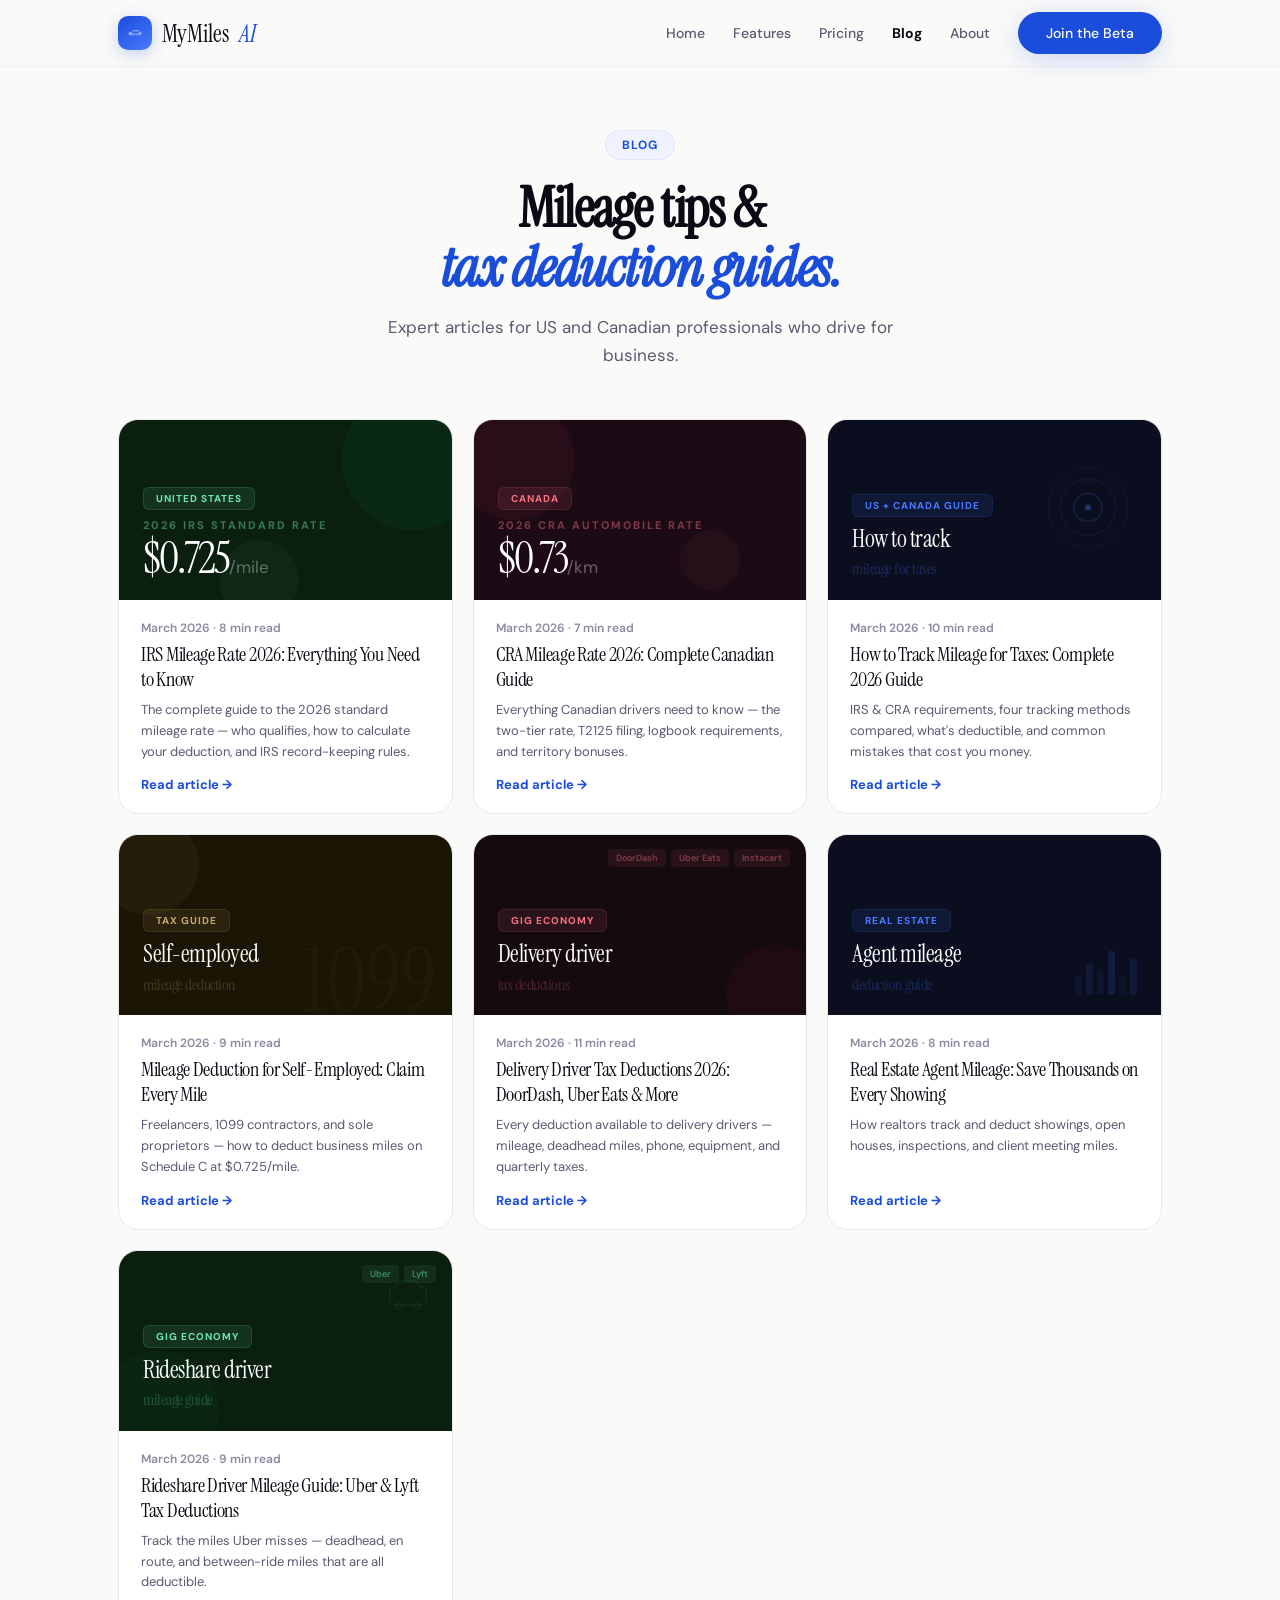
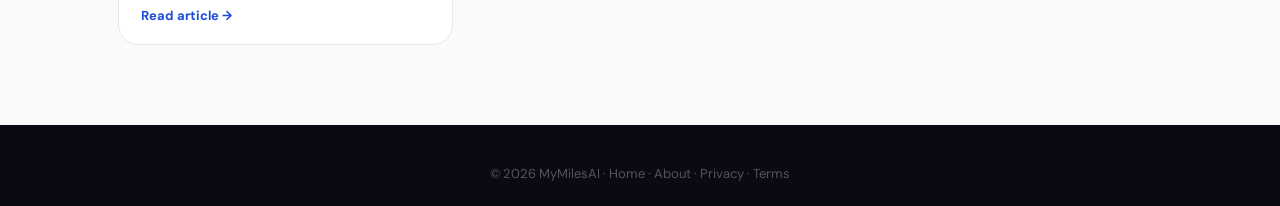
<file: blog/index.html>
<!DOCTYPE html>
<html lang="en">
<head>
<meta charset="UTF-8">
<meta name="viewport" content="width=device-width, initial-scale=1.0">
<title>MyMilesAI Blog — Mileage Tracking Tips, Tax Deductions & IRS/CRA Guides (2026)</title>
<meta name="description" content="Expert guides on mileage tracking, IRS/CRA tax deductions, and tips for self-employed professionals, delivery drivers, and real estate agents.">
<meta name="robots" content="index, follow">
<link rel="canonical" href="https://mymilesai.com/blog/">
<meta property="og:title" content="MyMilesAI Blog — Mileage Tracking & Tax Guides">
<meta property="og:description" content="Expert guides on IRS/CRA mileage rates, tax deductions, and mileage tracking tips.">
<meta property="og:type" content="website">
<meta property="og:url" content="https://mymilesai.com/blog/">
<meta property="og:site_name" content="MyMilesAI">
<meta name="twitter:card" content="summary_large_image">
<link rel="preconnect" href="https://fonts.googleapis.com">
<link href="https://fonts.googleapis.com/css2?family=Instrument+Serif:ital@0;1&family=DM+Sans:ital,opsz,wght@0,9..40,300;0,9..40,400;0,9..40,500;0,9..40,600;0,9..40,700;0,9..40,800;1,9..40,400&display=swap" rel="stylesheet">
<style>
:root{--sapphire:#1B4DDB;--sapphire-l:#4A7AFF;--sapphire-ul:#EEF3FF;--gold:#C9A96E;--gold-ul:#FBF6ED;--bg:#FAFAF8;--white:#FFF;--dark:#0A0A14;--text:#2A2A3C;--text2:#5A5A72;--text3:#8A8AA0;--border:#E8E8EC;--mint:#00A870;--mint-l:#ECFDF5;--rose:#E0436C;--rose-l:#FFF0F4;--serif:'Instrument Serif',Georgia,serif;--sans:'DM Sans',system-ui,sans-serif;--ease:cubic-bezier(.22,1,.36,1);}
*,*::before,*::after{margin:0;padding:0;box-sizing:border-box;}html{scroll-behavior:smooth;}body{font-family:var(--sans);background:var(--bg);color:var(--text);-webkit-font-smoothing:antialiased;}
.container{max-width:1100px;margin:0 auto;padding:0 28px;}a{color:var(--sapphire);text-decoration:none;}a:hover{text-decoration:underline;}
nav{position:fixed;top:0;left:0;right:0;z-index:1000;padding:12px 0;background:rgba(250,250,248,.92);backdrop-filter:blur(24px) saturate(1.8);border-bottom:1px solid rgba(0,0,0,.04);}
.nav-inner{display:flex;align-items:center;justify-content:space-between;}.nav-logo{display:flex;align-items:center;gap:10px;text-decoration:none;font-family:var(--serif);font-size:24px;color:var(--dark);}.nav-logo:hover{text-decoration:none;}.nav-logo em{font-style:italic;color:var(--sapphire);}
.nav-logo-mark{width:34px;height:34px;border-radius:10px;background:linear-gradient(145deg,var(--sapphire),var(--sapphire-l));display:flex;align-items:center;justify-content:center;box-shadow:0 4px 16px rgba(27,77,219,.25);}
.nav-links{display:flex;align-items:center;gap:28px;}.nav-links a{font-size:14px;font-weight:500;color:var(--text2);text-decoration:none;}.nav-links a:hover{color:var(--dark);text-decoration:none;}.nav-links a.active{color:var(--dark);font-weight:700;}
.btn{display:inline-flex;align-items:center;gap:8px;padding:12px 28px;border-radius:100px;font-family:var(--sans);font-size:14px;font-weight:600;cursor:pointer;text-decoration:none;transition:all .35s var(--ease);border:none;}.btn:hover{text-decoration:none;}
.btn-primary{background:var(--sapphire);color:#fff;box-shadow:0 6px 28px rgba(27,77,219,.2);}.btn-primary:hover{transform:translateY(-2px);box-shadow:0 10px 36px rgba(27,77,219,.25);}
.nav-links a.btn-primary,.nav-links a.btn-primary:hover{color:#fff;}
.mobile-toggle{display:none;background:none;border:none;font-size:24px;cursor:pointer;color:var(--dark);padding:6px;}
.mobile-nav{display:none;position:fixed;inset:0;z-index:9999;background:var(--bg);flex-direction:column;align-items:center;justify-content:center;gap:28px;}.mobile-nav.open{display:flex;}.mobile-nav a{font-family:var(--serif);font-size:28px;color:var(--dark);text-decoration:none;}.mobile-nav-close{position:absolute;top:20px;right:24px;background:none;border:none;font-size:28px;cursor:pointer;}
.hero{padding:130px 0 10px;text-align:center;}
.hero h1{font-family:var(--serif);font-size:clamp(34px,4.5vw,56px);line-height:1.08;letter-spacing:-1.5px;color:var(--dark);margin-bottom:14px;}.hero h1 em{font-style:italic;color:var(--sapphire);}
.hero p{font-size:17px;color:var(--text2);max-width:520px;margin:0 auto;line-height:1.65;}
.s-label{display:inline-flex;align-items:center;gap:6px;padding:6px 16px;border-radius:100px;font-size:12px;font-weight:700;text-transform:uppercase;letter-spacing:1px;margin-bottom:18px;background:var(--sapphire-ul);color:var(--sapphire);border:1px solid rgba(27,77,219,.08);}
.grid{display:grid;grid-template-columns:repeat(auto-fill,minmax(320px,1fr));gap:20px;padding:40px 0 80px;}
.card{background:var(--white);border:1px solid var(--border);border-radius:20px;overflow:hidden;text-decoration:none;display:flex;flex-direction:column;transition:all .4s var(--ease);}
.card:hover{transform:translateY(-6px);box-shadow:0 20px 50px rgba(0,0,0,.08);border-color:transparent;text-decoration:none;}
.card-banner{height:180px;position:relative;display:flex;align-items:flex-end;padding:20px 24px;overflow:hidden;}
.card-banner *{position:relative;z-index:2;}
.card-orb{position:absolute;border-radius:50%;z-index:1;}
.card-tag{display:inline-block;padding:4px 12px;border-radius:6px;font-size:10px;font-weight:700;letter-spacing:1px;text-transform:uppercase;margin-bottom:8px;}
.card-banner-title{font-family:var(--serif);font-size:24px;color:#fff;letter-spacing:-.5px;line-height:1.15;}
.card-banner-sub{font-size:16px;opacity:.5;}
.card-banner-rate{font-family:var(--serif);font-size:44px;color:#fff;letter-spacing:-2px;line-height:1;}
.card-banner-unit{font-size:17px;color:rgba(255,255,255,.35);font-family:var(--sans);letter-spacing:0;}
.card-banner-label{font-size:11px;font-weight:700;letter-spacing:2px;text-transform:uppercase;margin-bottom:4px;}
.card-pills{position:absolute;top:14px;right:16px;display:flex;gap:5px;z-index:3;}
.card-pill{padding:3px 8px;border-radius:4px;font-size:9px;font-weight:600;}
.card-ghost{position:absolute;font-family:var(--serif);line-height:1;z-index:1;pointer-events:none;}
.card-rings{position:absolute;z-index:1;}
.card-bars{position:absolute;display:flex;gap:4px;align-items:flex-end;z-index:1;}
.card-bars div{width:7px;border-radius:2px;}
.card-body{padding:20px 22px;flex:1;display:flex;flex-direction:column;}
.card-date{font-size:12px;color:var(--text3);font-weight:600;margin-bottom:6px;}
.card-title{font-family:var(--serif);font-size:20px;color:var(--dark);line-height:1.25;margin-bottom:8px;letter-spacing:-.3px;}
.card:hover .card-title{color:var(--sapphire);}
.card-excerpt{font-size:13px;color:var(--text2);line-height:1.6;flex:1;margin-bottom:14px;}
.card-read{font-size:13px;font-weight:700;color:var(--sapphire);display:flex;align-items:center;gap:6px;transition:gap .2s;}
.card:hover .card-read{gap:10px;}
footer{padding:40px 0 24px;background:var(--dark);color:rgba(255,255,255,.3);font-size:13px;text-align:center;}
footer a{color:rgba(255,255,255,.3);text-decoration:none;}footer a:hover{color:rgba(255,255,255,.6);}
@media(max-width:768px){.grid{grid-template-columns:1fr;}.nav-links{display:none;}.mobile-toggle{display:block;}.card-banner{height:160px;}}
</style>
</head>
<body>

<nav><div class="container nav-inner">
  <a href="../" class="nav-logo"><div class="nav-logo-mark"><svg viewBox="0 0 100 100" fill="none" width="18" height="18"><g transform="translate(50,50)"><path d="M-32 6h64c2 0 3-1 3-3v-3c0-1-1-2-2-2h-8l-5-8c-1-2-3-3-5-3h-18c-3 0-5 1-7 3l-8 8h-11c-2 0-3 1-3 3v2c0 2 1 3 3 3z" stroke="#fff" stroke-width="3" stroke-linecap="round" stroke-linejoin="round"/><circle cx="-18" cy="8" r="5.5" fill="#1B4DDB" stroke="#fff" stroke-width="2.5"/><circle cx="20" cy="8" r="5.5" fill="#1B4DDB" stroke="#fff" stroke-width="2.5"/></g></svg></div>MyMiles<em>AI</em></a>
  <div class="nav-links"><a href="../">Home</a><a href="../#features">Features</a><a href="../#pricing">Pricing</a><a href="./" class="active">Blog</a><a href="../about.html">About</a><a href="../#cta" class="btn btn-primary">Join the Beta</a></div>
  <button class="mobile-toggle" onclick="document.getElementById('mobileNav').classList.add('open')">&#9776;</button>
</div></nav>
<div class="mobile-nav" id="mobileNav"><button class="mobile-nav-close" onclick="this.parentElement.classList.remove('open')">&#10005;</button><a href="../">Home</a><a href="../#features">Features</a><a href="../#pricing">Pricing</a><a href="./">Blog</a><a href="../about.html">About</a><a href="../#cta" class="btn btn-primary">Join the Beta</a></div>

<section class="hero"><div class="container">
  <div class="s-label">Blog</div>
  <h1>Mileage tips &amp;<br><em>tax deduction guides.</em></h1>
  <p>Expert articles for US and Canadian professionals who drive for business.</p>
</div></section>

<section><div class="container"><div class="grid">

  <!-- 1. IRS Mileage Rate -->
  <a href="irs-mileage-rate-2026.html" class="card">
    <div class="card-banner" style="background:#0B1F0E;">
      <div class="card-orb" style="width:140px;height:140px;top:-30px;right:-30px;background:rgba(0,168,112,.07);"></div>
      <div class="card-orb" style="width:80px;height:80px;bottom:-20px;left:30%;background:rgba(110,231,183,.04);"></div>
      <div>
        <div class="card-tag" style="background:rgba(110,231,183,.1);border:1px solid rgba(110,231,183,.15);color:#6EE7B7;">United States</div>
        <div class="card-banner-label" style="color:rgba(110,231,183,.45);">2026 IRS standard rate</div>
        <div class="card-banner-rate">$0.725<span class="card-banner-unit">/mile</span></div>
      </div>
    </div>
    <div class="card-body">
      <div class="card-date">March 2026 &middot; 8 min read</div>
      <div class="card-title">IRS Mileage Rate 2026: Everything You Need to Know</div>
      <div class="card-excerpt">The complete guide to the 2026 standard mileage rate — who qualifies, how to calculate your deduction, and IRS record-keeping rules.</div>
      <div class="card-read">Read article &rarr;</div>
    </div>
  </a>

  <!-- 2. CRA Mileage Rate -->
  <a href="cra-mileage-rate-2026.html" class="card">
    <div class="card-banner" style="background:#1C0B14;">
      <div class="card-orb" style="width:120px;height:120px;top:-20px;left:-20px;background:rgba(224,67,108,.06);"></div>
      <div class="card-orb" style="width:60px;height:60px;bottom:10px;right:20%;background:rgba(251,113,133,.04);"></div>
      <div>
        <div class="card-tag" style="background:rgba(251,113,133,.1);border:1px solid rgba(251,113,133,.12);color:#FB7185;">Canada</div>
        <div class="card-banner-label" style="color:rgba(251,113,133,.45);">2026 CRA automobile rate</div>
        <div class="card-banner-rate">$0.73<span class="card-banner-unit">/km</span></div>
      </div>
    </div>
    <div class="card-body">
      <div class="card-date">March 2026 &middot; 7 min read</div>
      <div class="card-title">CRA Mileage Rate 2026: Complete Canadian Guide</div>
      <div class="card-excerpt">Everything Canadian drivers need to know — the two-tier rate, T2125 filing, logbook requirements, and territory bonuses.</div>
      <div class="card-read">Read article &rarr;</div>
    </div>
  </a>

  <!-- 3. How to Track Mileage -->
  <a href="how-to-track-mileage-for-taxes.html" class="card">
    <div class="card-banner" style="background:#0A0E1F;">
      <div class="card-rings" style="top:50%;right:28px;transform:translateY(-50%);">
        <svg width="90" height="90" viewBox="0 0 90 90" fill="none"><circle cx="45" cy="45" r="40" stroke="rgba(74,122,255,.08)" stroke-width="1"/><circle cx="45" cy="45" r="28" stroke="rgba(74,122,255,.12)" stroke-width="1"/><circle cx="45" cy="45" r="14" stroke="rgba(74,122,255,.18)" stroke-width="1.5"/><circle cx="45" cy="45" r="3" fill="rgba(74,122,255,.35)"/></svg>
      </div>
      <div>
        <div class="card-tag" style="background:rgba(74,122,255,.1);border:1px solid rgba(74,122,255,.12);color:#4A7AFF;">US + Canada guide</div>
        <div class="card-banner-title">How to track<br><span class="card-banner-sub" style="color:rgba(74,122,255,.55);">mileage for taxes</span></div>
      </div>
    </div>
    <div class="card-body">
      <div class="card-date">March 2026 &middot; 10 min read</div>
      <div class="card-title">How to Track Mileage for Taxes: Complete 2026 Guide</div>
      <div class="card-excerpt">IRS &amp; CRA requirements, four tracking methods compared, what's deductible, and common mistakes that cost you money.</div>
      <div class="card-read">Read article &rarr;</div>
    </div>
  </a>

  <!-- 4. Self-Employed -->
  <a href="mileage-deduction-self-employed.html" class="card">
    <div class="card-banner" style="background:#1A1505;">
      <div class="card-ghost" style="bottom:-10px;right:16px;font-size:88px;color:rgba(201,169,110,.04);">1099</div>
      <div class="card-orb" style="width:100px;height:100px;top:-20px;left:-20px;background:rgba(201,169,110,.05);"></div>
      <div>
        <div class="card-tag" style="background:rgba(201,169,110,.1);border:1px solid rgba(201,169,110,.12);color:#C9A96E;">Tax guide</div>
        <div class="card-banner-title">Self-employed<br><span class="card-banner-sub" style="color:rgba(201,169,110,.5);">mileage deduction</span></div>
      </div>
    </div>
    <div class="card-body">
      <div class="card-date">March 2026 &middot; 9 min read</div>
      <div class="card-title">Mileage Deduction for Self-Employed: Claim Every Mile</div>
      <div class="card-excerpt">Freelancers, 1099 contractors, and sole proprietors — how to deduct business miles on Schedule C at $0.725/mile.</div>
      <div class="card-read">Read article &rarr;</div>
    </div>
  </a>

  <!-- 5. Delivery Drivers -->
  <a href="delivery-driver-tax-deductions.html" class="card">
    <div class="card-banner" style="background:#140A0F;">
      <div class="card-pills">
        <div class="card-pill" style="background:rgba(251,113,133,.08);color:rgba(251,113,133,.45);">DoorDash</div>
        <div class="card-pill" style="background:rgba(251,113,133,.08);color:rgba(251,113,133,.45);">Uber Eats</div>
        <div class="card-pill" style="background:rgba(251,113,133,.08);color:rgba(251,113,133,.45);">Instacart</div>
      </div>
      <div class="card-orb" style="width:100px;height:100px;bottom:-30px;right:-20px;background:rgba(224,67,108,.05);"></div>
      <div>
        <div class="card-tag" style="background:rgba(251,113,133,.1);border:1px solid rgba(251,113,133,.12);color:#FB7185;">Gig economy</div>
        <div class="card-banner-title">Delivery driver<br><span class="card-banner-sub" style="color:rgba(251,113,133,.5);">tax deductions</span></div>
      </div>
    </div>
    <div class="card-body">
      <div class="card-date">March 2026 &middot; 11 min read</div>
      <div class="card-title">Delivery Driver Tax Deductions 2026: DoorDash, Uber Eats &amp; More</div>
      <div class="card-excerpt">Every deduction available to delivery drivers — mileage, deadhead miles, phone, equipment, and quarterly taxes.</div>
      <div class="card-read">Read article &rarr;</div>
    </div>
  </a>

  <!-- 6. Real Estate -->
  <a href="real-estate-agent-mileage.html" class="card">
    <div class="card-banner" style="background:#0A0E1F;">
      <div class="card-bars" style="right:24px;bottom:20px;">
        <div style="height:20px;background:rgba(74,122,255,.06);"></div>
        <div style="height:32px;background:rgba(74,122,255,.1);"></div>
        <div style="height:24px;background:rgba(74,122,255,.07);"></div>
        <div style="height:44px;background:rgba(74,122,255,.14);"></div>
        <div style="height:18px;background:rgba(74,122,255,.05);"></div>
        <div style="height:36px;background:rgba(74,122,255,.11);"></div>
      </div>
      <div>
        <div class="card-tag" style="background:rgba(74,122,255,.1);border:1px solid rgba(74,122,255,.12);color:#4A7AFF;">Real estate</div>
        <div class="card-banner-title">Agent mileage<br><span class="card-banner-sub" style="color:rgba(74,122,255,.5);">deduction guide</span></div>
      </div>
    </div>
    <div class="card-body">
      <div class="card-date">March 2026 &middot; 8 min read</div>
      <div class="card-title">Real Estate Agent Mileage: Save Thousands on Every Showing</div>
      <div class="card-excerpt">How realtors track and deduct showings, open houses, inspections, and client meeting miles.</div>
      <div class="card-read">Read article &rarr;</div>
    </div>
  </a>

  <!-- 7. Rideshare -->
  <a href="rideshare-driver-mileage.html" class="card">
    <div class="card-banner" style="background:#0B1F0E;">
      <div class="card-pills">
        <div class="card-pill" style="background:rgba(110,231,183,.08);color:rgba(110,231,183,.5);">Uber</div>
        <div class="card-pill" style="background:rgba(110,231,183,.08);color:rgba(110,231,183,.5);">Lyft</div>
      </div>
      <div class="card-orb" style="width:120px;height:120px;bottom:-40px;left:-20px;background:rgba(0,168,112,.05);"></div>
      <div class="card-ghost" style="top:20px;right:20px;font-size:48px;color:rgba(110,231,183,.05);">
        <svg width="48" height="48" viewBox="0 0 24 24" fill="none" stroke="currentColor" stroke-width="1"><path d="M5 17h14M5 17a2 2 0 01-2-2V9a1 1 0 011-1h2l2-3h8l2 3h2a1 1 0 011 1v6a2 2 0 01-2 2"/><circle cx="7.5" cy="17.5" r="1.5"/><circle cx="16.5" cy="17.5" r="1.5"/></svg>
      </div>
      <div>
        <div class="card-tag" style="background:rgba(110,231,183,.1);border:1px solid rgba(110,231,183,.15);color:#6EE7B7;">Gig economy</div>
        <div class="card-banner-title">Rideshare driver<br><span class="card-banner-sub" style="color:rgba(110,231,183,.5);">mileage guide</span></div>
      </div>
    </div>
    <div class="card-body">
      <div class="card-date">March 2026 &middot; 9 min read</div>
      <div class="card-title">Rideshare Driver Mileage Guide: Uber &amp; Lyft Tax Deductions</div>
      <div class="card-excerpt">Track the miles Uber misses — deadhead, en route, and between-ride miles that are all deductible.</div>
      <div class="card-read">Read article &rarr;</div>
    </div>
  </a>

</div></div></section>

<footer><div class="container"><p>&copy; 2026 MyMilesAI &middot; <a href="../">Home</a> &middot; <a href="../about.html">About</a> &middot; <a href="../privacy.html">Privacy</a> &middot; <a href="../terms.html">Terms</a></p></div></footer>
</body>
</html>
</file>
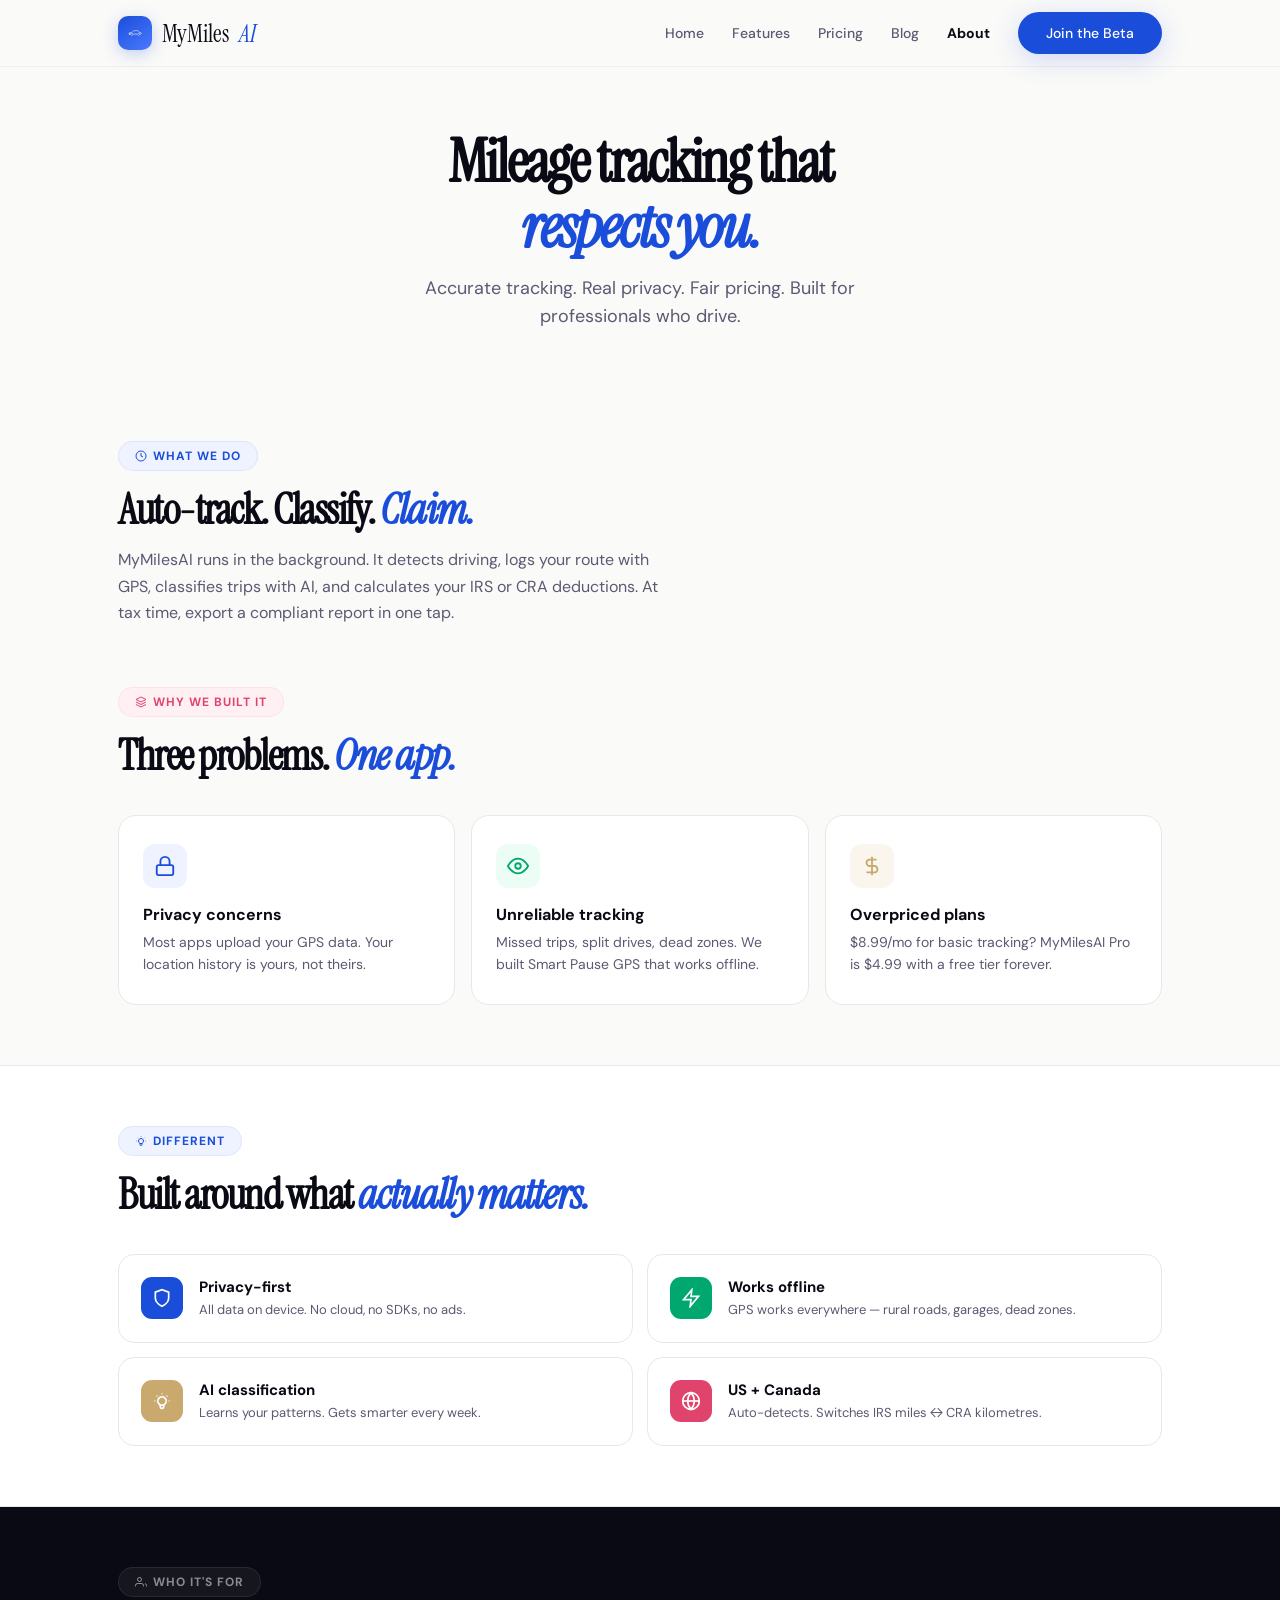
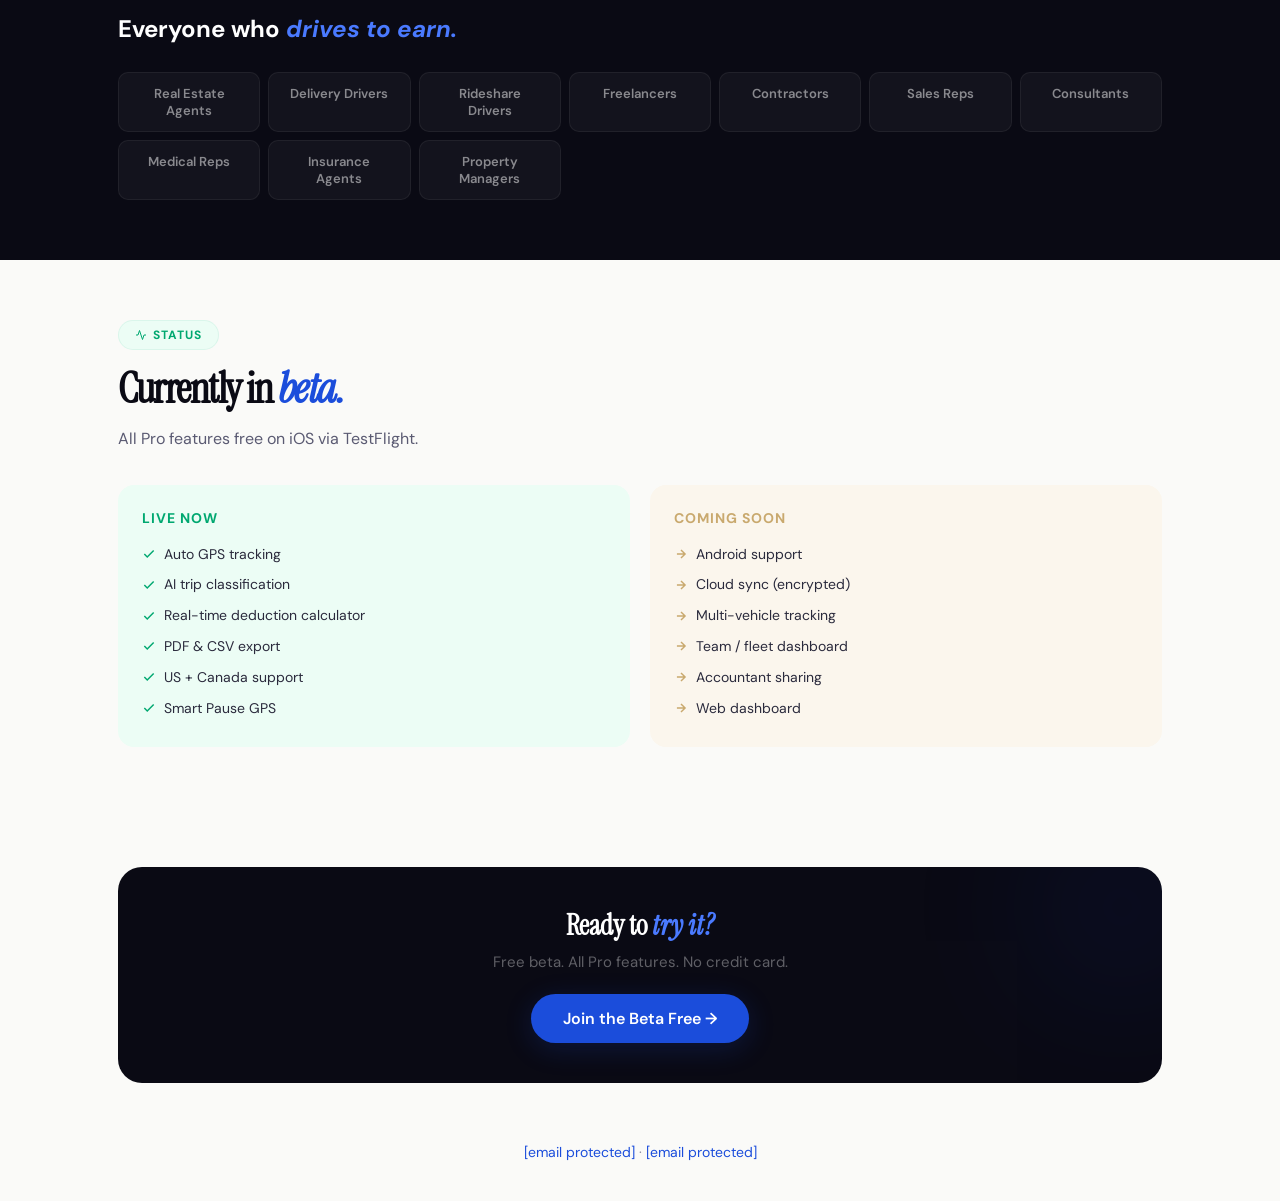
<file: about.html>
<!DOCTYPE html>
<html lang="en">
<head>
<meta charset="UTF-8">
<meta name="viewport" content="width=device-width, initial-scale=1.0">
<title>About MyMilesAI — Our Mission, Story & How We're Different</title>
<meta name="description" content="MyMilesAI is a privacy-first mileage tracking app that auto-tracks business miles with GPS, classifies trips with AI, and calculates IRS/CRA tax deductions.">
<meta name="robots" content="index, follow">
<link rel="canonical" href="https://mymilesai.com/about.html">
<meta property="og:title" content="About MyMilesAI — Smart Mileage Tracking, Built Different">
<meta property="og:description" content="Privacy-first mileage tracking for US and Canada.">
<meta property="og:type" content="website">
<meta property="og:url" content="https://mymilesai.com/about.html">
<meta property="og:site_name" content="MyMilesAI">
<meta name="twitter:card" content="summary_large_image">
<link rel="preconnect" href="https://fonts.googleapis.com">
<link href="https://fonts.googleapis.com/css2?family=Instrument+Serif:ital@0;1&family=DM+Sans:ital,opsz,wght@0,9..40,300;0,9..40,400;0,9..40,500;0,9..40,600;0,9..40,700;0,9..40,800;1,9..40,400&display=swap" rel="stylesheet">
<style>
:root{--sapphire:#1B4DDB;--sapphire-d:#1340B8;--sapphire-l:#4A7AFF;--sapphire-ul:#EEF3FF;--gold:#C9A96E;--gold-ul:#FBF6ED;--bg:#FAFAF8;--white:#FFF;--dark:#0A0A14;--text:#2A2A3C;--text2:#5A5A72;--text3:#8A8AA0;--border:#E8E8EC;--mint:#00A870;--mint-l:#ECFDF5;--rose:#E0436C;--rose-l:#FFF0F4;--serif:'Instrument Serif',Georgia,serif;--sans:'DM Sans',system-ui,sans-serif;--ease:cubic-bezier(.22,1,.36,1);}
*,*::before,*::after{margin:0;padding:0;box-sizing:border-box;}
html{scroll-behavior:smooth;}body{font-family:var(--sans);background:var(--bg);color:var(--text);-webkit-font-smoothing:antialiased;}
.container{max-width:1100px;margin:0 auto;padding:0 28px;}a{color:var(--sapphire);text-decoration:none;}a:hover{text-decoration:underline;}
nav{position:fixed;top:0;left:0;right:0;z-index:1000;padding:12px 0;background:rgba(250,250,248,.92);backdrop-filter:blur(24px) saturate(1.8);border-bottom:1px solid rgba(0,0,0,.04);}
.nav-inner{display:flex;align-items:center;justify-content:space-between;}
.nav-logo{display:flex;align-items:center;gap:10px;text-decoration:none;font-family:var(--serif);font-size:24px;color:var(--dark);}
.nav-logo:hover{text-decoration:none;}.nav-logo em{font-style:italic;color:var(--sapphire);}
.nav-logo-mark{width:34px;height:34px;border-radius:10px;background:linear-gradient(145deg,var(--sapphire),var(--sapphire-l));display:flex;align-items:center;justify-content:center;box-shadow:0 4px 16px rgba(27,77,219,.25);}
.nav-links{display:flex;align-items:center;gap:28px;}.nav-links a{font-size:14px;font-weight:500;color:var(--text2);text-decoration:none;transition:color .2s;}
.nav-links a:hover{color:var(--dark);text-decoration:none;}.nav-links a.active{color:var(--dark);font-weight:700;}
.btn{display:inline-flex;align-items:center;gap:8px;padding:12px 28px;border-radius:100px;font-family:var(--sans);font-size:14px;font-weight:600;cursor:pointer;text-decoration:none;transition:all .35s var(--ease);border:none;}
.btn:hover{text-decoration:none;}.btn-primary{background:var(--sapphire);color:#fff;box-shadow:0 6px 28px rgba(27,77,219,.2);}
.btn-primary:hover{transform:translateY(-2px);box-shadow:0 10px 36px rgba(27,77,219,.25);background:var(--sapphire-d);}
.btn-lg{padding:14px 32px;font-size:16px;}.nav-links a.btn-primary,.nav-links a.btn-primary:hover{color:#fff;}
.mobile-toggle{display:none;background:none;border:none;font-size:24px;cursor:pointer;color:var(--dark);padding:6px;}
.mobile-nav{display:none;position:fixed;inset:0;z-index:9999;background:var(--bg);flex-direction:column;align-items:center;justify-content:center;gap:28px;}
.mobile-nav.open{display:flex;}.mobile-nav a{font-family:var(--serif);font-size:28px;color:var(--dark);text-decoration:none;}
.mobile-nav-close{position:absolute;top:20px;right:24px;background:none;border:none;font-size:28px;cursor:pointer;}
.hero{padding:130px 0 50px;text-align:center;}
.hero h1{font-family:var(--serif);font-size:clamp(36px,5vw,60px);line-height:1.08;letter-spacing:-2px;color:var(--dark);margin-bottom:14px;}
.hero h1 em{font-style:italic;color:var(--sapphire);}
.hero p{font-size:18px;color:var(--text2);max-width:520px;margin:0 auto;line-height:1.6;}
.s{padding:60px 0;}.s-dark{background:var(--dark);color:#fff;padding:60px 0;}
.s-label{display:inline-flex;align-items:center;gap:6px;padding:6px 16px;border-radius:100px;font-size:12px;font-weight:700;text-transform:uppercase;letter-spacing:1px;margin-bottom:16px;background:var(--sapphire-ul);color:var(--sapphire);border:1px solid rgba(27,77,219,.08);}
.s h2{font-family:var(--serif);font-size:clamp(28px,3.5vw,42px);line-height:1.1;letter-spacing:-1.5px;color:var(--dark);margin-bottom:14px;}
.s h2 em{font-style:italic;color:var(--sapphire);}.s-dark h2{color:#fff;}.s-dark h2 em{color:var(--sapphire-l);}
.s-desc{font-size:16px;color:var(--text2);line-height:1.65;max-width:560px;}.s-dark .s-desc{color:rgba(255,255,255,.4);}
.c3{display:grid;grid-template-columns:repeat(3,1fr);gap:16px;margin-top:36px;}
.cd{padding:28px 24px;border-radius:18px;background:var(--white);border:1px solid var(--border);transition:all .4s var(--ease);}
.cd:hover{transform:translateY(-4px);box-shadow:0 16px 40px rgba(0,0,0,.05);border-color:transparent;}
.ci{width:44px;height:44px;border-radius:12px;display:flex;align-items:center;justify-content:center;margin-bottom:16px;}.ci svg{width:22px;height:22px;}
.cd h3{font-size:16px;font-weight:700;color:var(--dark);margin-bottom:6px;}
.cd p{font-size:14px;color:var(--text2);line-height:1.6;}
.dg{display:grid;grid-template-columns:1fr 1fr;gap:14px;margin-top:36px;}
.dc{display:flex;gap:16px;align-items:flex-start;padding:22px;border-radius:16px;border:1px solid var(--border);background:var(--white);transition:all .4s var(--ease);}
.dc:hover{transform:translateY(-3px);box-shadow:0 12px 32px rgba(0,0,0,.04);}
.di{width:42px;height:42px;border-radius:11px;display:flex;align-items:center;justify-content:center;flex-shrink:0;}.di svg{width:20px;height:20px;color:#fff;}
.dc h3{font-size:15px;font-weight:700;color:var(--dark);margin-bottom:3px;}.dc p{font-size:13px;color:var(--text2);line-height:1.55;}
.pg{display:grid;grid-template-columns:repeat(auto-fill,minmax(140px,1fr));gap:8px;margin-top:28px;}
.pr{padding:12px 16px;border-radius:10px;font-size:13px;font-weight:600;color:rgba(255,255,255,.5);background:rgba(255,255,255,.04);border:1px solid rgba(255,255,255,.06);text-align:center;transition:all .3s var(--ease);}
.pr:hover{background:rgba(255,255,255,.08);color:rgba(255,255,255,.7);}
.sg{display:grid;grid-template-columns:1fr 1fr;gap:20px;margin-top:32px;}
.sb{padding:24px;border-radius:16px;}.sb h3{font-size:14px;font-weight:700;text-transform:uppercase;letter-spacing:1px;margin-bottom:12px;}
.sb ul{list-style:none;font-size:14px;line-height:2.2;}.sb li{display:flex;align-items:center;gap:8px;}
.sb svg{width:14px;height:14px;flex-shrink:0;}
.cta-box{padding:40px;background:var(--dark);border-radius:24px;text-align:center;position:relative;overflow:hidden;margin-top:60px;}
.cta-box::before{content:'';position:absolute;top:-40px;right:-40px;width:160px;height:160px;border-radius:50%;background:var(--sapphire);filter:blur(80px);opacity:.12;}
.cta-box h3{font-family:var(--serif);font-size:28px;color:#fff;margin-bottom:8px;position:relative;z-index:1;}.cta-box h3 em{color:var(--sapphire-l);}
.cta-box p{font-size:15px;color:rgba(255,255,255,.35);margin-bottom:22px;position:relative;z-index:1;}
footer{padding:40px 0 24px;background:var(--dark);color:rgba(255,255,255,.3);font-size:13px;text-align:center;}
footer a{color:rgba(255,255,255,.3);text-decoration:none;}footer a:hover{color:rgba(255,255,255,.6);}
@media(max-width:768px){.c3,.dg,.sg{grid-template-columns:1fr;}.pg{grid-template-columns:repeat(2,1fr);}.nav-links{display:none;}.mobile-toggle{display:block;}}
</style>
</head>
<body>

<nav><div class="container nav-inner">
  <a href="./" class="nav-logo"><div class="nav-logo-mark"><svg viewBox="0 0 100 100" fill="none" width="18" height="18"><g transform="translate(50,50)"><path d="M-32 6h64c2 0 3-1 3-3v-3c0-1-1-2-2-2h-8l-5-8c-1-2-3-3-5-3h-18c-3 0-5 1-7 3l-8 8h-11c-2 0-3 1-3 3v2c0 2 1 3 3 3z" stroke="#fff" stroke-width="3" stroke-linecap="round" stroke-linejoin="round"/><circle cx="-18" cy="8" r="5.5" fill="#1B4DDB" stroke="#fff" stroke-width="2.5"/><circle cx="20" cy="8" r="5.5" fill="#1B4DDB" stroke="#fff" stroke-width="2.5"/></g></svg></div>MyMiles<em>AI</em></a>
  <div class="nav-links"><a href="./">Home</a><a href="./#features">Features</a><a href="./#pricing">Pricing</a><a href="blog/">Blog</a><a href="about.html" class="active">About</a><a href="./#cta" class="btn btn-primary">Join the Beta</a></div>
  <button class="mobile-toggle" onclick="document.getElementById('mobileNav').classList.add('open')">&#9776;</button>
</div></nav>
<div class="mobile-nav" id="mobileNav"><button class="mobile-nav-close" onclick="this.parentElement.classList.remove('open')">&#10005;</button><a href="./">Home</a><a href="./#features">Features</a><a href="./#pricing">Pricing</a><a href="blog/">Blog</a><a href="about.html">About</a><a href="./#cta" class="btn btn-primary">Join the Beta</a></div>

<section class="hero"><div class="container">
  <h1>Mileage tracking that<br><em>respects you.</em></h1>
  <p>Accurate tracking. Real privacy. Fair pricing. Built for professionals who drive.</p>
</div></section>

<section class="s"><div class="container">
  <div class="s-label"><svg width="12" height="12" viewBox="0 0 24 24" fill="none" stroke="currentColor" stroke-width="2"><circle cx="12" cy="12" r="10"/><path d="M12 6v6l4 2"/></svg> What We Do</div>
  <h2>Auto-track. Classify. <em>Claim.</em></h2>
  <p class="s-desc">MyMilesAI runs in the background. It detects driving, logs your route with GPS, classifies trips with AI, and calculates your IRS or CRA deductions. At tax time, export a compliant report in one tap.</p>
</div></section>

<section class="s" style="padding-top:0;"><div class="container">
  <div class="s-label" style="background:var(--rose-l);color:var(--rose);border-color:rgba(224,67,108,.08);"><svg width="12" height="12" viewBox="0 0 24 24" fill="none" stroke="currentColor" stroke-width="2"><path d="M12 2L2 7l10 5 10-5-10-5zM2 17l10 5 10-5M2 12l10 5 10-5"/></svg> Why We Built It</div>
  <h2>Three problems. <em>One app.</em></h2>
  <div class="c3">
    <div class="cd"><div class="ci" style="background:var(--sapphire-ul);"><svg viewBox="0 0 24 24" fill="none" stroke="var(--sapphire)" stroke-width="2"><rect x="3" y="11" width="18" height="11" rx="2"/><path d="M7 11V7a5 5 0 0110 0v4"/></svg></div><h3>Privacy concerns</h3><p>Most apps upload your GPS data. Your location history is yours, not theirs.</p></div>
    <div class="cd"><div class="ci" style="background:var(--mint-l);"><svg viewBox="0 0 24 24" fill="none" stroke="var(--mint)" stroke-width="2"><path d="M1 12s4-8 11-8 11 8 11 8-4 8-11 8-11-8-11-8z"/><circle cx="12" cy="12" r="3"/></svg></div><h3>Unreliable tracking</h3><p>Missed trips, split drives, dead zones. We built Smart Pause GPS that works offline.</p></div>
    <div class="cd"><div class="ci" style="background:var(--gold-ul);"><svg viewBox="0 0 24 24" fill="none" stroke="var(--gold)" stroke-width="2"><path d="M12 2v20M17 5H9.5a3.5 3.5 0 100 7h5a3.5 3.5 0 110 7H6"/></svg></div><h3>Overpriced plans</h3><p>$8.99/mo for basic tracking? MyMilesAI Pro is $4.99 with a free tier forever.</p></div>
  </div>
</div></section>

<section class="s" style="background:var(--white);border-top:1px solid var(--border);border-bottom:1px solid var(--border);"><div class="container">
  <div class="s-label"><svg width="12" height="12" viewBox="0 0 24 24" fill="none" stroke="currentColor" stroke-width="2"><path d="M9.663 17h4.673M12 3v1m6.364 1.636l-.707.707M21 12h-1M4 12H3m3.343-5.657l-.707-.707m2.828 9.9a5 5 0 117.072 0l-.548.547A3.374 3.374 0 0014 18.469V19a2 2 0 11-4 0v-.531c0-.895-.356-1.754-.988-2.386l-.548-.547z"/></svg> Different</div>
  <h2>Built around what <em>actually matters.</em></h2>
  <div class="dg">
    <div class="dc"><div class="di" style="background:var(--sapphire);"><svg viewBox="0 0 24 24" fill="none" stroke="currentColor" stroke-width="2"><path d="M12 22s8-4 8-10V5l-8-3-8 3v7c0 6 8 10 8 10z"/></svg></div><div><h3>Privacy-first</h3><p>All data on device. No cloud, no SDKs, no ads.</p></div></div>
    <div class="dc"><div class="di" style="background:var(--mint);"><svg viewBox="0 0 24 24" fill="none" stroke="currentColor" stroke-width="2"><path d="M13 2L3 14h9l-1 8 10-12h-9l1-8z"/></svg></div><div><h3>Works offline</h3><p>GPS works everywhere — rural roads, garages, dead zones.</p></div></div>
    <div class="dc"><div class="di" style="background:var(--gold);"><svg viewBox="0 0 24 24" fill="none" stroke="currentColor" stroke-width="2"><path d="M9.663 17h4.673M12 3v1m6.364 1.636l-.707.707M21 12h-1M4 12H3m3.343-5.657l-.707-.707m2.828 9.9a5 5 0 117.072 0l-.548.547A3.374 3.374 0 0014 18.469V19a2 2 0 11-4 0v-.531c0-.895-.356-1.754-.988-2.386l-.548-.547z"/></svg></div><div><h3>AI classification</h3><p>Learns your patterns. Gets smarter every week.</p></div></div>
    <div class="dc"><div class="di" style="background:var(--rose);"><svg viewBox="0 0 24 24" fill="none" stroke="currentColor" stroke-width="2"><circle cx="12" cy="12" r="10"/><line x1="2" y1="12" x2="22" y2="12"/><path d="M12 2a15.3 15.3 0 014 10 15.3 15.3 0 01-4 10 15.3 15.3 0 01-4-10 15.3 15.3 0 014-10z"/></svg></div><div><h3>US + Canada</h3><p>Auto-detects. Switches IRS miles ↔ CRA kilometres.</p></div></div>
  </div>
</div></section>

<section class="s-dark"><div class="container">
  <div class="s-label" style="background:rgba(255,255,255,.05);color:rgba(255,255,255,.5);border-color:rgba(255,255,255,.08);"><svg width="12" height="12" viewBox="0 0 24 24" fill="none" stroke="currentColor" stroke-width="2"><path d="M17 21v-2a4 4 0 00-4-4H5a4 4 0 00-4 4v2"/><circle cx="9" cy="7" r="4"/><path d="M23 21v-2a4 4 0 00-3-3.87"/></svg> Who It's For</div>
  <h2>Everyone who <em>drives to earn.</em></h2>
  <div class="pg"><div class="pr">Real Estate Agents</div><div class="pr">Delivery Drivers</div><div class="pr">Rideshare Drivers</div><div class="pr">Freelancers</div><div class="pr">Contractors</div><div class="pr">Sales Reps</div><div class="pr">Consultants</div><div class="pr">Medical Reps</div><div class="pr">Insurance Agents</div><div class="pr">Property Managers</div></div>
</div></section>

<section class="s"><div class="container">
  <div class="s-label" style="background:var(--mint-l);color:var(--mint);border-color:rgba(0,168,112,.08);"><svg width="12" height="12" viewBox="0 0 24 24" fill="none" stroke="currentColor" stroke-width="2"><polyline points="22 12 18 12 15 21 9 3 6 12 2 12"/></svg> Status</div>
  <h2>Currently in <em>beta.</em></h2>
  <p class="s-desc">All Pro features free on iOS via TestFlight.</p>
  <div class="sg">
    <div class="sb" style="background:var(--mint-l);"><h3 style="color:var(--mint);">Live now</h3><ul>
      <li><svg viewBox="0 0 24 24" fill="none" stroke="var(--mint)" stroke-width="2.5"><polyline points="20 6 9 17 4 12"/></svg>Auto GPS tracking</li>
      <li><svg viewBox="0 0 24 24" fill="none" stroke="var(--mint)" stroke-width="2.5"><polyline points="20 6 9 17 4 12"/></svg>AI trip classification</li>
      <li><svg viewBox="0 0 24 24" fill="none" stroke="var(--mint)" stroke-width="2.5"><polyline points="20 6 9 17 4 12"/></svg>Real-time deduction calculator</li>
      <li><svg viewBox="0 0 24 24" fill="none" stroke="var(--mint)" stroke-width="2.5"><polyline points="20 6 9 17 4 12"/></svg>PDF &amp; CSV export</li>
      <li><svg viewBox="0 0 24 24" fill="none" stroke="var(--mint)" stroke-width="2.5"><polyline points="20 6 9 17 4 12"/></svg>US + Canada support</li>
      <li><svg viewBox="0 0 24 24" fill="none" stroke="var(--mint)" stroke-width="2.5"><polyline points="20 6 9 17 4 12"/></svg>Smart Pause GPS</li>
    </ul></div>
    <div class="sb" style="background:var(--gold-ul);"><h3 style="color:var(--gold);">Coming soon</h3><ul>
      <li><svg viewBox="0 0 24 24" fill="none" stroke="var(--gold)" stroke-width="2.5"><path d="M5 12h14M12 5l7 7-7 7"/></svg>Android support</li>
      <li><svg viewBox="0 0 24 24" fill="none" stroke="var(--gold)" stroke-width="2.5"><path d="M5 12h14M12 5l7 7-7 7"/></svg>Cloud sync (encrypted)</li>
      <li><svg viewBox="0 0 24 24" fill="none" stroke="var(--gold)" stroke-width="2.5"><path d="M5 12h14M12 5l7 7-7 7"/></svg>Multi-vehicle tracking</li>
      <li><svg viewBox="0 0 24 24" fill="none" stroke="var(--gold)" stroke-width="2.5"><path d="M5 12h14M12 5l7 7-7 7"/></svg>Team / fleet dashboard</li>
      <li><svg viewBox="0 0 24 24" fill="none" stroke="var(--gold)" stroke-width="2.5"><path d="M5 12h14M12 5l7 7-7 7"/></svg>Accountant sharing</li>
      <li><svg viewBox="0 0 24 24" fill="none" stroke="var(--gold)" stroke-width="2.5"><path d="M5 12h14M12 5l7 7-7 7"/></svg>Web dashboard</li>
    </ul></div>
  </div>
</div></section>

<div class="container"><div class="cta-box">
  <h3>Ready to <em>try it?</em></h3>
  <p>Free beta. All Pro features. No credit card.</p>
  <a href="./#cta" class="btn btn-primary btn-lg">Join the Beta Free &rarr;</a>
</div></div>

<section class="s" style="text-align:center;padding-bottom:40px;"><div class="container">
  <p style="font-size:14px;color:var(--text3);"><a href="/cdn-cgi/l/email-protection#8af9fffafae5f8fecae7f3e7e3e6eff9ebe3a4e9e5e7"><span class="__cf_email__" data-cfemail="d4a7a1a4a4bba6a094b9adb9bdb8b1a7b5bdfab7bbb9">[email&#160;protected]</span></a> &middot; <a href="/cdn-cgi/l/email-protection#a9c1ccc5c5c6e9c4d0c4c0c5ccdac8c087cac6c4"><span class="__cf_email__" data-cfemail="6b030e0707042b06120602070e180a0245080406">[email&#160;protected]</span></
</file>
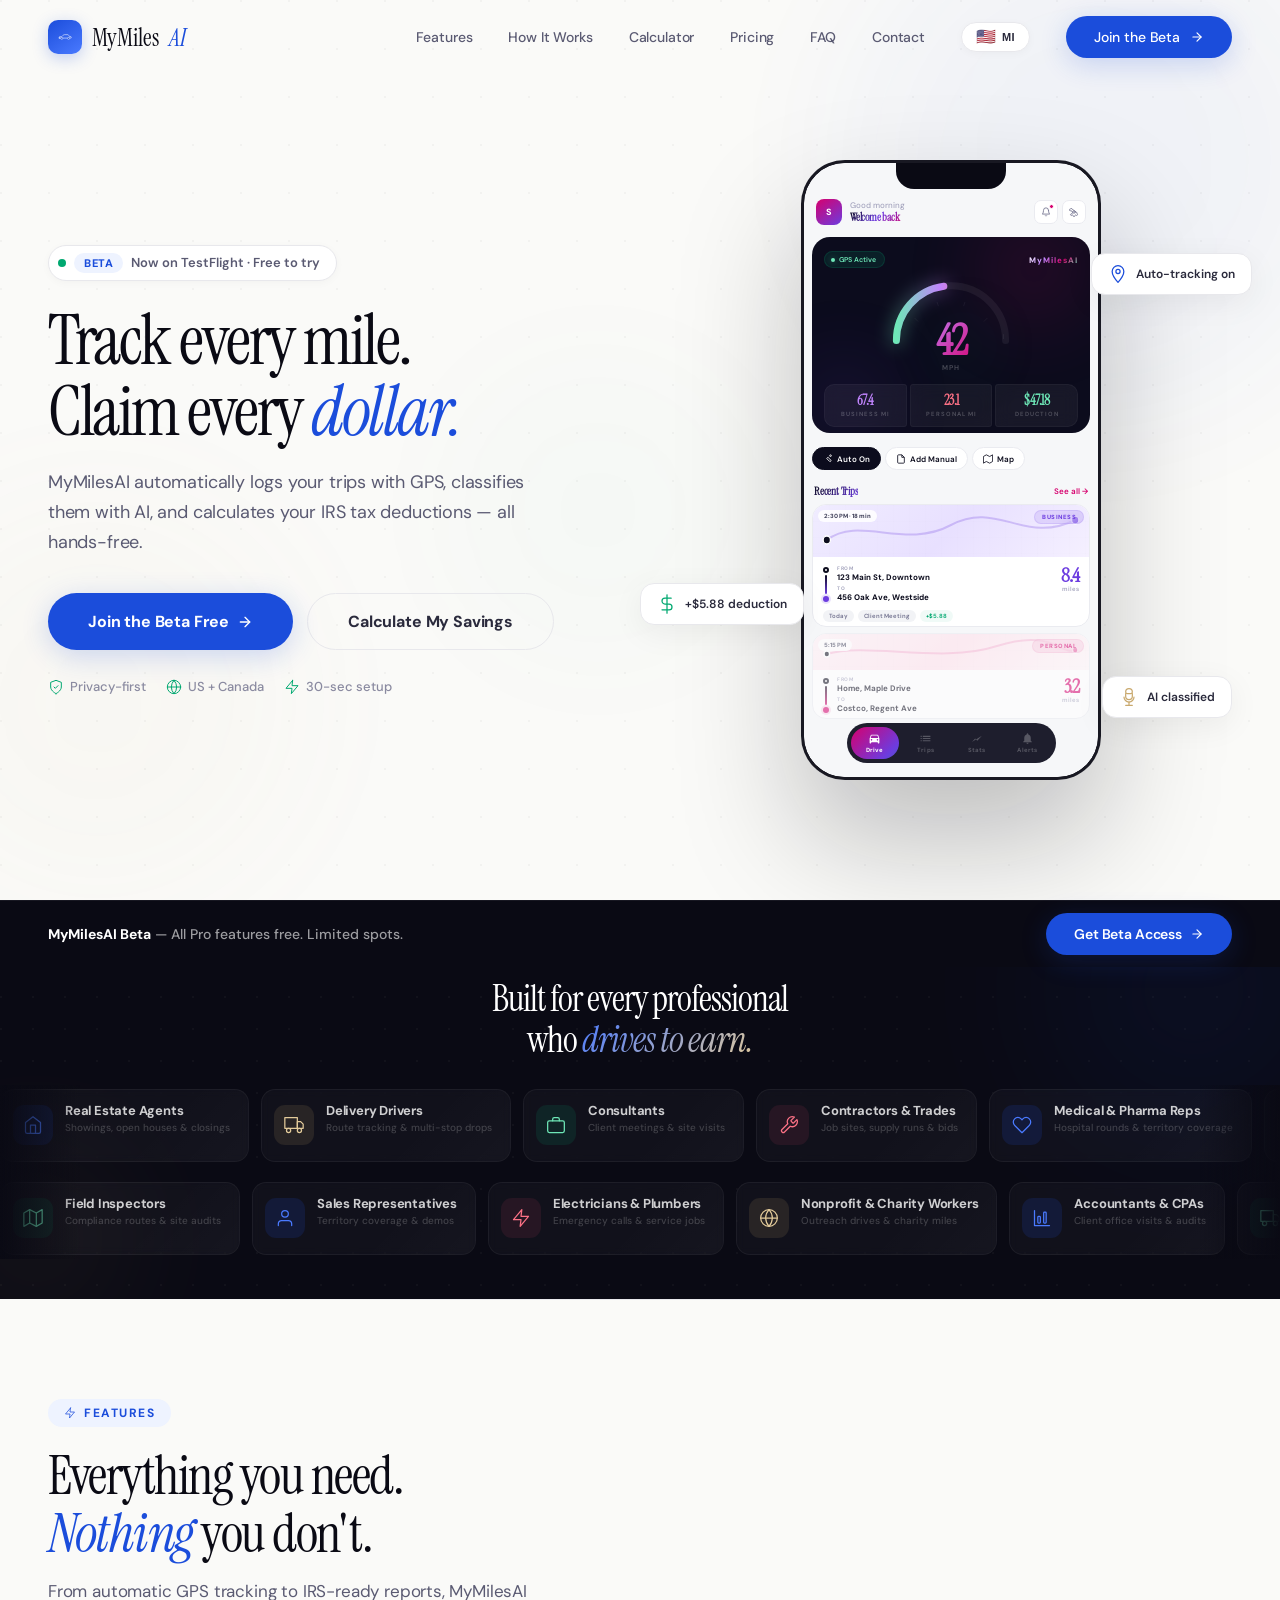
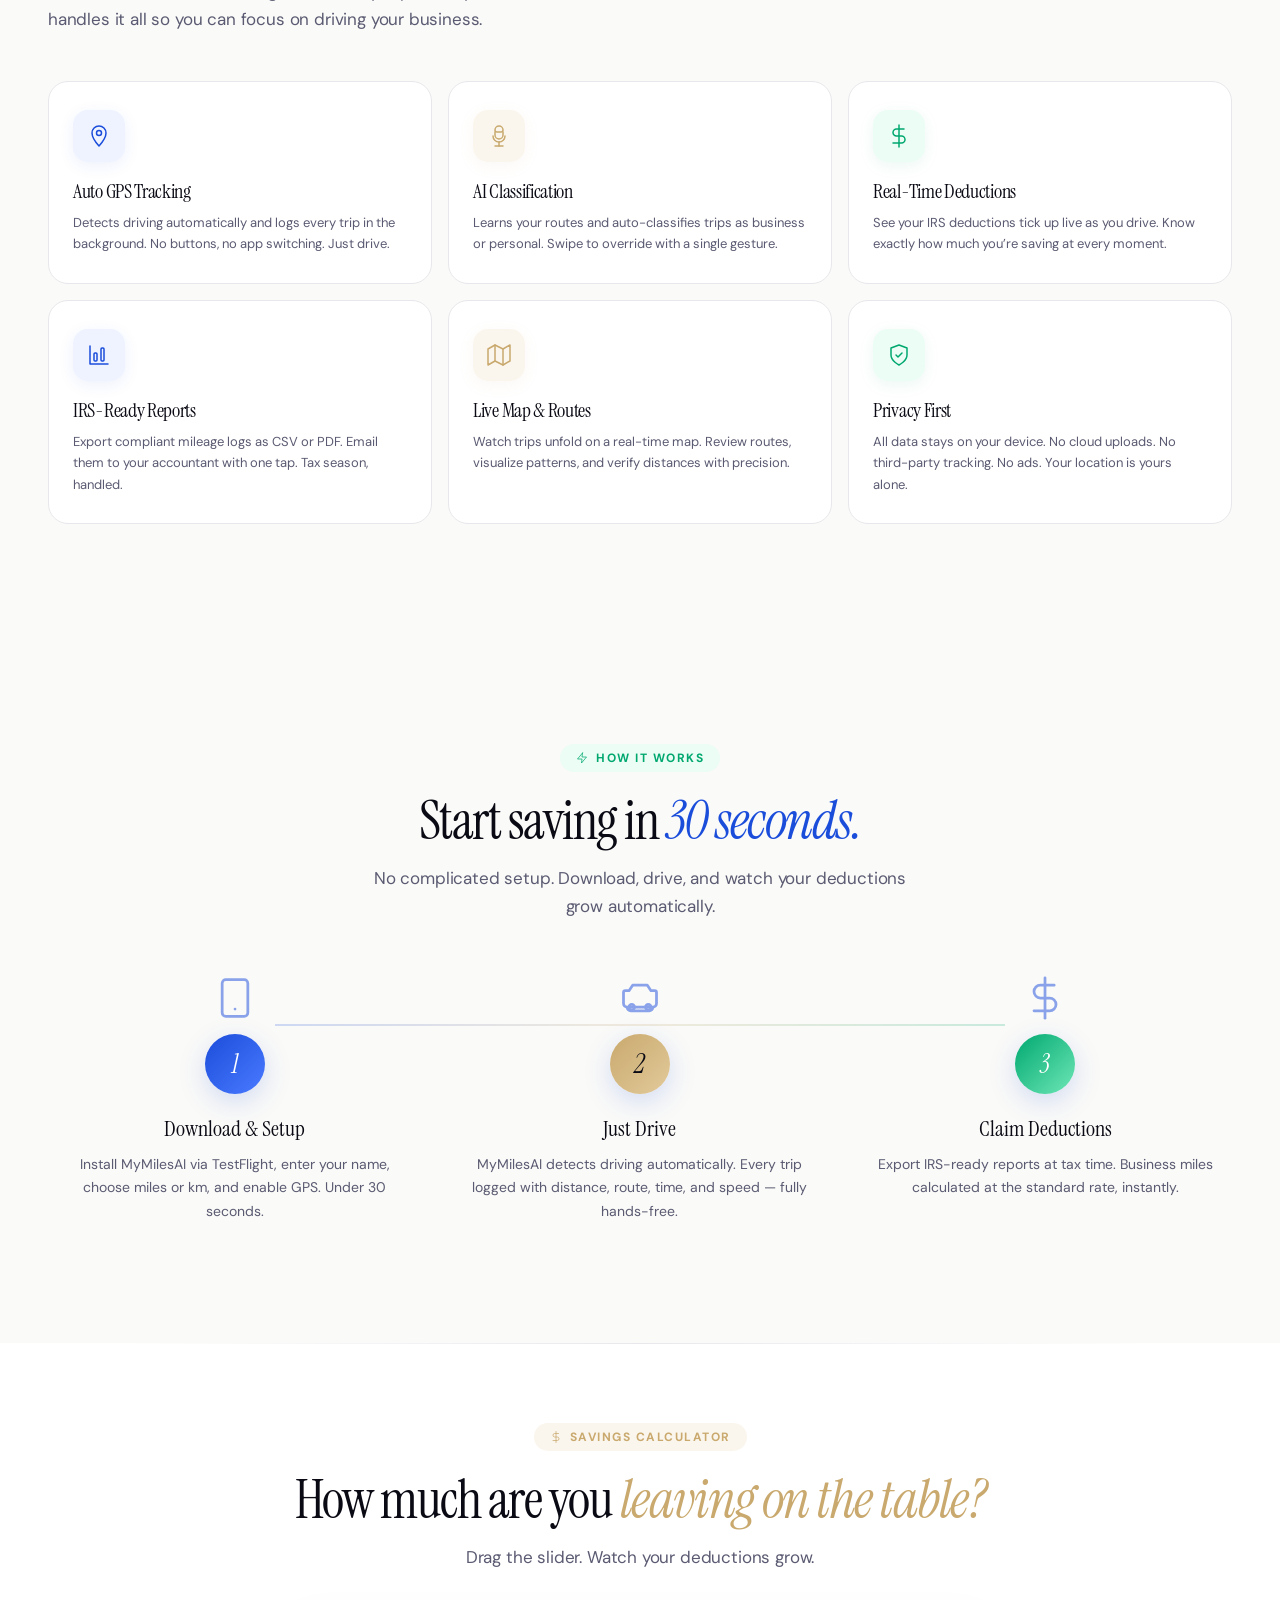
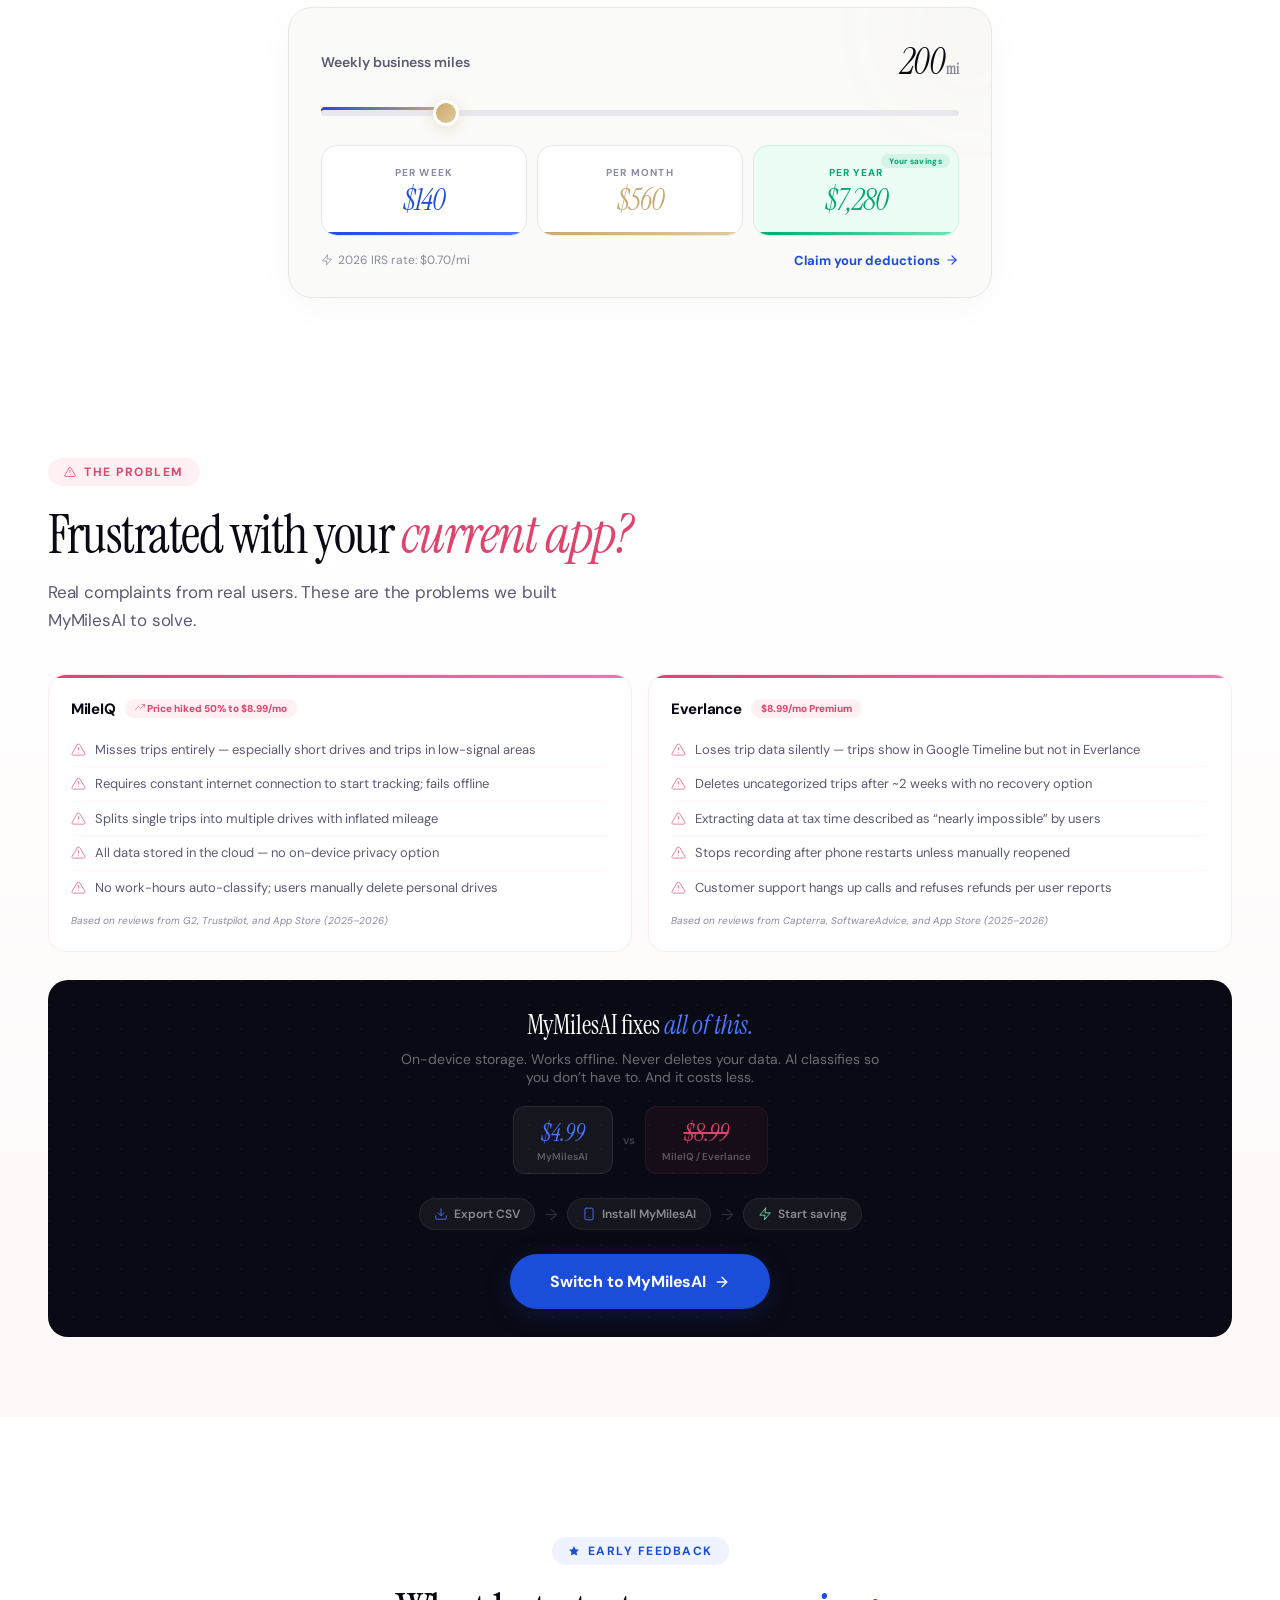
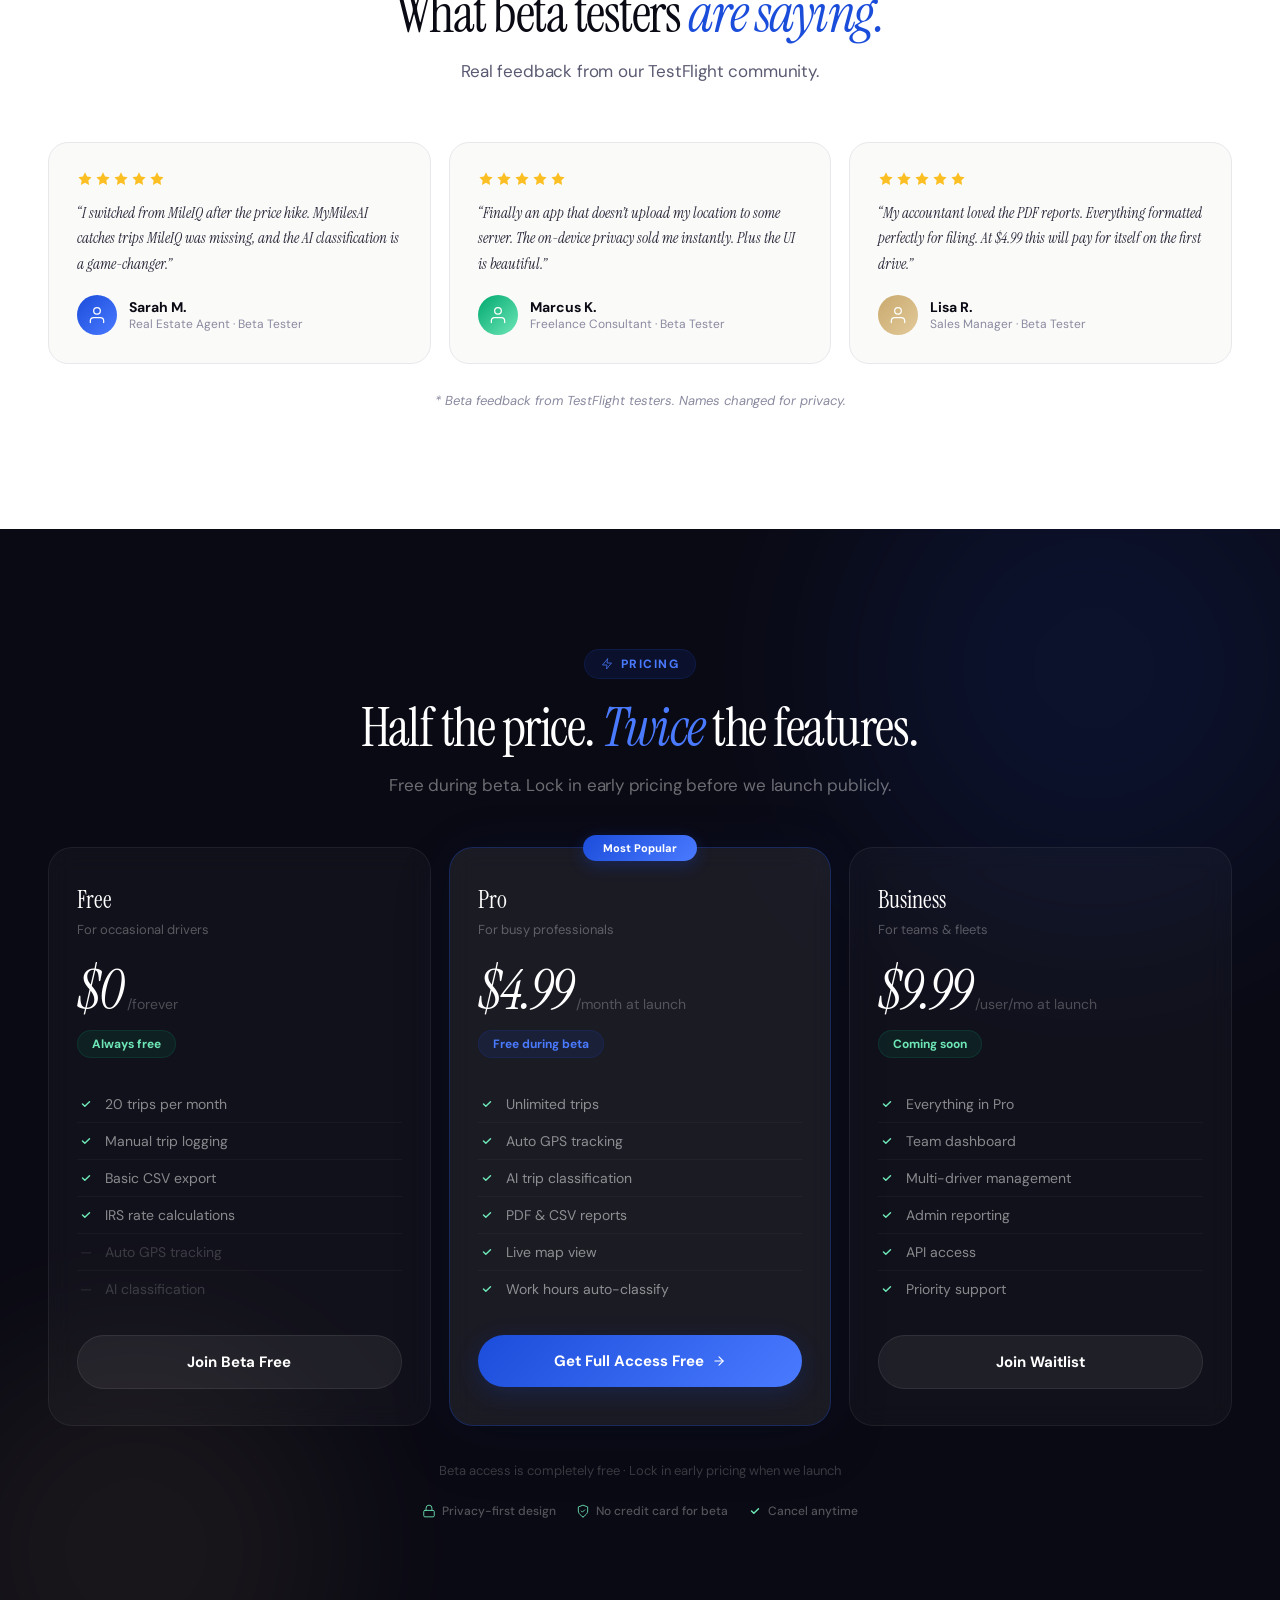
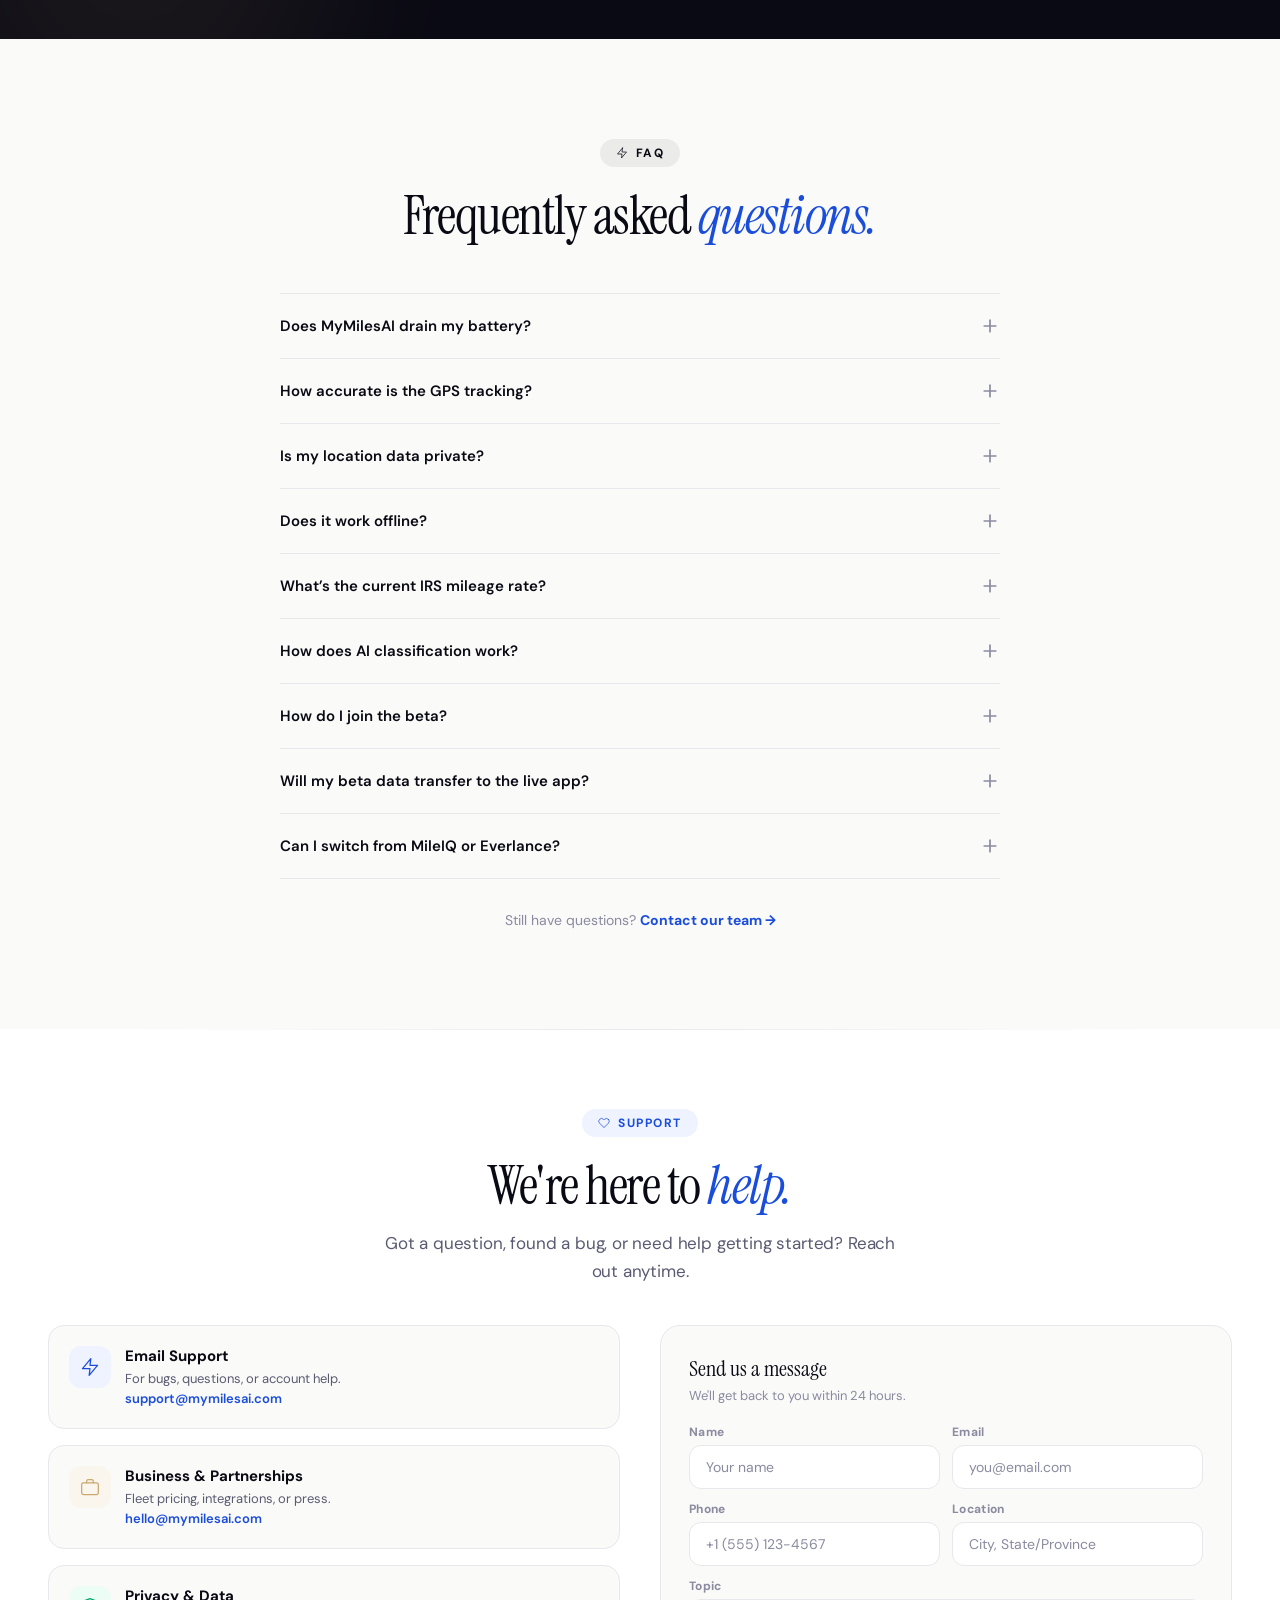
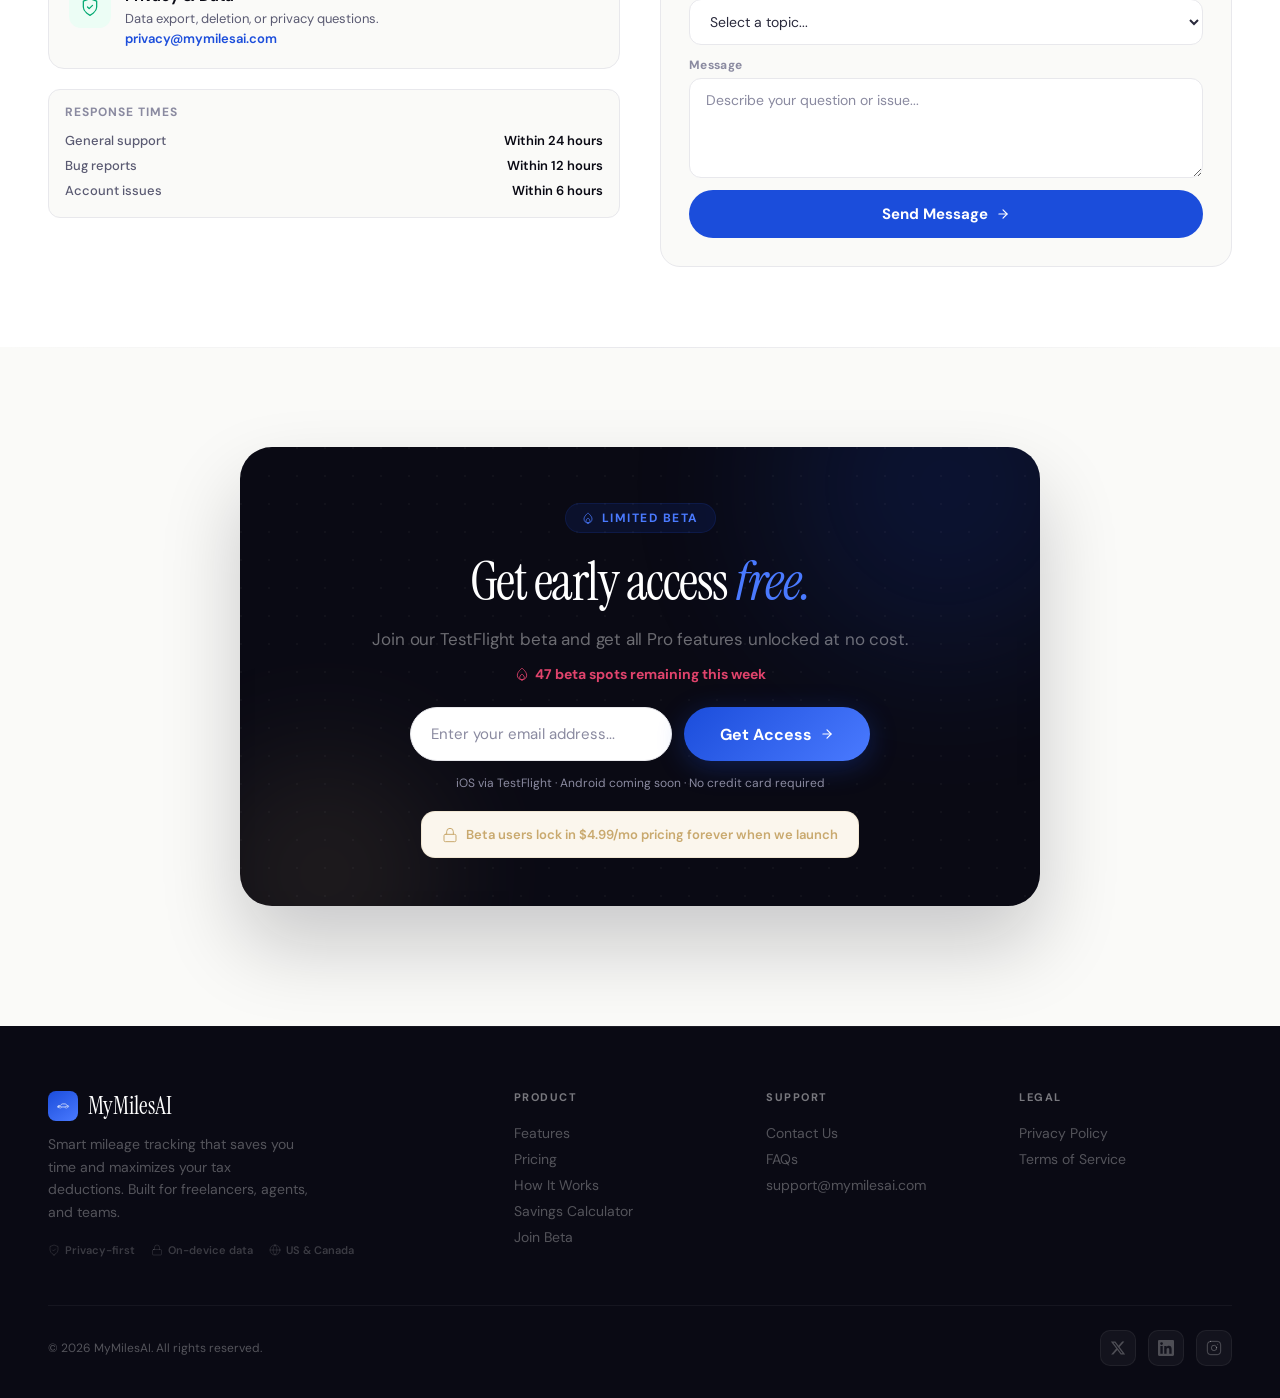
<file: MyMilesAI-website-v3_6.html>
<!DOCTYPE html>
<html lang="en">
<head>
<meta charset="UTF-8">
<meta name="viewport" content="width=device-width, initial-scale=1.0">
<title>MyMilesAI — Smart Mileage Tracking · Maximize Tax Deductions</title>
<meta name="description" content="Auto-track every business mile, classify trips with AI, and maximize your IRS/CRA tax deductions. Join the beta today.">
<meta property="og:title" content="MyMilesAI — Track Every Mile, Claim Every Dollar">
<meta property="og:description" content="Auto GPS tracking, AI trip classification, and IRS/CRA-ready reports. Free beta on TestFlight.">
<meta property="og:type" content="website">
<meta property="og:url" content="https://mymilesai.com">
<meta name="twitter:card" content="summary_large_image">
<meta name="twitter:title" content="MyMilesAI — Smart Mileage Tracking">
<meta name="twitter:description" content="Auto-track every business mile and maximize your tax deductions.">
<link rel="icon" href="data:image/svg+xml,%3Csvg xmlns='http://www.w3.org/2000/svg' viewBox='0 0 100 100'%3E%3Cdefs%3E%3ClinearGradient id='g' x1='0' y1='0' x2='1' y2='1'%3E%3Cstop offset='0%25' stop-color='%231B4DDB'/%3E%3Cstop offset='100%25' stop-color='%234A7AFF'/%3E%3C/linearGradient%3E%3C/defs%3E%3Crect width='100' height='100' rx='22' fill='url(%23g)'/%3E%3Cg transform='translate(50,50)'%3E%3Cpath d='M-32 6h64c2 0 3-1 3-3v-3c0-1-1-2-2-2h-8l-5-8c-1-2-3-3-5-3h-18c-3 0-5 1-7 3l-8 8h-11c-2 0-3 1-3 3v2c0 2 1 3 3 3z' fill='none' stroke='white' stroke-width='2.5' stroke-linecap='round' stroke-linejoin='round'/%3E%3Ccircle cx='-18' cy='8' r='5.5' fill='%230A0A14' stroke='white' stroke-width='2'/%3E%3Ccircle cx='20' cy='8' r='5.5' fill='%230A0A14' stroke='white' stroke-width='2'/%3E%3C/g%3E%3C/svg%3E">
<link rel="preconnect" href="https://fonts.googleapis.com">
<link href="https://fonts.googleapis.com/css2?family=Instrument+Serif:ital@0;1&family=DM+Sans:ital,opsz,wght@0,9..40,300;0,9..40,400;0,9..40,500;0,9..40,600;0,9..40,700;0,9..40,800;1,9..40,400&display=swap" rel="stylesheet">
<style>
:root {
  --sapphire:#1B4DDB;--sapphire-d:#1340B8;--sapphire-l:#4A7AFF;--sapphire-ul:#EEF3FF;
  --gold:#C9A96E;--gold-l:#E2CA9A;--gold-ul:#FBF6ED;
  --bg:#FAFAF8;--white:#FFF;--dark:#0A0A14;--dark2:#16162A;--dark3:#252540;
  --text:#2A2A3C;--text2:#5A5A72;--text3:#8A8AA0;--border:#E8E8EC;
  --mint:#00A870;--mint-l:#ECFDF5;--rose:#E0436C;--rose-l:#FFF0F4;
  --serif:'Instrument Serif',Georgia,serif;
  --sans:'DM Sans',system-ui,sans-serif;
  --ease:cubic-bezier(.22,1,.36,1);
}
*,*::before,*::after{margin:0;padding:0;box-sizing:border-box;}
html{scroll-behavior:smooth;}
body{font-family:var(--sans);background:var(--bg);color:var(--text);-webkit-font-smoothing:antialiased;overflow-x:hidden;}
.container{max-width:1240px;margin:0 auto;padding:0 28px;}
.reveal{opacity:0;transform:translateY(36px);transition:all .8s var(--ease);}
.reveal.vis{opacity:1;transform:none;}

@keyframes float{0%,100%{transform:translateY(0) rotate(0deg)}50%{transform:translateY(-14px) rotate(1deg)}}
@keyframes glow{0%,100%{box-shadow:0 0 30px rgba(27,77,219,.15)}50%{box-shadow:0 0 60px rgba(27,77,219,.25),0 0 100px rgba(201,169,110,.1)}}
@keyframes drift1{0%,100%{transform:translate(0,0)}50%{transform:translate(-40px,25px)}}
@keyframes drift2{0%,100%{transform:translate(0,0)}50%{transform:translate(30px,-20px)}}
@keyframes drift3{0%,100%{transform:translate(0,0)}50%{transform:translate(-20px,-30px)}}
@keyframes marquee{0%{transform:translateX(0)}100%{transform:translateX(-50%)}}
@keyframes pulse-dot{0%,100%{opacity:1;transform:scale(1)}50%{opacity:.5;transform:scale(.8)}}
@keyframes countup{from{opacity:0;transform:translateY(8px)}to{opacity:1;transform:none}}
@keyframes shake{0%,100%{transform:translateX(0)}10%,50%,90%{transform:translateX(-2px)}30%,70%{transform:translateX(2px)}}

/* NAV */
nav{position:fixed;top:0;left:0;right:0;z-index:1000;padding:16px 0;transition:all .4s;}
nav.scrolled{background:rgba(250,250,248,.88);backdrop-filter:blur(24px) saturate(1.8);border-bottom:1px solid rgba(0,0,0,.04);padding:10px 0;}
.nav-inner{display:flex;align-items:center;justify-content:space-between;}
.nav-logo{display:flex;align-items:center;gap:10px;text-decoration:none;font-family:var(--serif);font-size:24px;color:var(--dark);font-weight:400;}
.nav-logo em{font-style:italic;color:var(--sapphire);}
.nav-logo-mark{width:34px;height:34px;border-radius:10px;background:linear-gradient(145deg,var(--sapphire),var(--sapphire-l));display:flex;align-items:center;justify-content:center;box-shadow:0 4px 16px rgba(27,77,219,.25);}
.nav-logo-mark svg{width:18px;height:18px;}
.nav-links{display:flex;align-items:center;gap:36px;}
.nav-links a{font-size:14px;font-weight:500;color:var(--text2);text-decoration:none;transition:color .2s;letter-spacing:-.01em;}
.nav-links a:hover{color:var(--dark);}
.nav-links a.btn-primary{color:#fff;}
.nav-links a.btn-primary:hover{color:#fff;}
.btn{display:inline-flex;align-items:center;gap:8px;padding:12px 28px;border-radius:100px;font-family:var(--sans);font-size:14px;font-weight:600;cursor:pointer;text-decoration:none;transition:all .35s var(--ease);border:none;letter-spacing:-.01em;}
.btn-primary{background:var(--sapphire);color:#fff;box-shadow:0 6px 28px rgba(27,77,219,.2);position:relative;overflow:hidden;}
.btn-primary::before{content:'';position:absolute;inset:0;background:linear-gradient(135deg,transparent,rgba(255,255,255,.12),transparent);transform:translateX(-100%);transition:transform .5s;}
.btn-primary:hover::before{transform:translateX(100%);}
.btn-primary:hover{transform:translateY(-3px);box-shadow:0 12px 40px rgba(27,77,219,.25);background:var(--sapphire-d);}
.btn-dark{background:var(--dark);color:#fff;box-shadow:0 4px 20px rgba(10,10,20,.12);}
.btn-dark:hover{background:var(--dark2);transform:translateY(-2px);}
.btn-outline{background:transparent;border:1.5px solid var(--border);color:var(--text);}
.btn-outline:hover{border-color:var(--text3);background:var(--white);transform:translateY(-2px);box-shadow:0 4px 16px rgba(0,0,0,.04);}
.btn-lg{padding:17px 40px;font-size:16px;font-weight:700;}
.mobile-toggle{display:none;background:none;border:none;font-size:24px;cursor:pointer;color:var(--dark);padding:6px;}
.locale-toggle{display:flex;align-items:center;gap:6px;padding:6px 14px;border-radius:100px;border:1.5px solid var(--border);background:var(--white);cursor:pointer;font-size:13px;font-weight:700;color:var(--text);transition:all .3s var(--ease);box-shadow:0 2px 8px rgba(0,0,0,.03);}
.locale-toggle:hover{border-color:var(--sapphire);background:var(--sapphire-ul);transform:translateY(-1px);box-shadow:0 4px 12px rgba(27,77,219,.08);}
.locale-toggle .lt-flag{font-size:16px;line-height:1;}
.locale-toggle .lt-label{font-size:11px;font-weight:700;letter-spacing:.3px;}
.mobile-nav{display:none;position:fixed;inset:0;z-index:9999;background:var(--bg);flex-direction:column;align-items:center;justify-content:center;gap:28px;}
.mobile-nav.open{display:flex;}
.mobile-nav a{font-family:var(--serif);font-size:28px;color:var(--dark);text-decoration:none;}
.mobile-nav-close{position:absolute;top:20px;right:24px;background:none;border:none;font-size:28px;cursor:pointer;}
.icon{display:inline-flex;align-items:center;justify-content:center;flex-shrink:0;}
.icon svg{width:100%;height:100%;}

/* HERO */
.hero{position:relative;padding:160px 0 120px;overflow:hidden;}
.hero-bg{position:absolute;inset:0;z-index:0;}
.hero-orb{position:absolute;border-radius:50%;filter:blur(80px);opacity:.3;}
.hero-orb.o1{width:500px;height:500px;background:rgba(27,77,219,.15);top:-10%;right:-5%;animation:drift1 16s ease-in-out infinite;}
.hero-orb.o2{width:400px;height:400px;background:rgba(201,169,110,.12);bottom:0;left:-8%;animation:drift2 20s ease-in-out infinite;}
.hero-orb.o3{width:300px;height:300px;background:rgba(0,168,112,.08);top:40%;left:35%;animation:drift3 14s ease-in-out infinite;}
.hero-grid{position:absolute;inset:0;background-image:radial-gradient(circle at 1px 1px,rgba(0,0,0,.03) 1px,transparent 0);background-size:48px 48px;}
.hero-inner{position:relative;z-index:2;display:grid;grid-template-columns:1fr 1fr;gap:60px;align-items:center;}
.hero-eyebrow{display:inline-flex;align-items:center;gap:8px;padding:7px 16px 7px 9px;border-radius:100px;background:var(--white);border:1px solid var(--border);font-size:13px;font-weight:600;color:var(--text2);margin-bottom:24px;box-shadow:0 2px 8px rgba(0,0,0,.03);}
.hero-eyebrow-dot{width:8px;height:8px;border-radius:50%;background:var(--mint);animation:pulse-dot 2s ease-in-out infinite;}
.hero-beta-badge{padding:3px 10px;border-radius:100px;background:var(--sapphire-ul);color:var(--sapphire);font-size:11px;font-weight:800;letter-spacing:.5px;text-transform:uppercase;}
.hero h1{font-family:var(--serif);font-size:clamp(44px,5.5vw,76px);line-height:1.02;letter-spacing:-2.5px;font-weight:400;margin-bottom:20px;color:var(--dark);}
.hero h1 em{font-style:italic;color:var(--sapphire);}
.hero-desc{font-size:18px;line-height:1.65;color:var(--text2);max-width:480px;margin-bottom:36px;letter-spacing:-.01em;}
.hero-ctas{display:flex;gap:14px;flex-wrap:wrap;margin-bottom:28px;}
.hero-trust{display:flex;align-items:center;gap:20px;flex-wrap:wrap;}
.hero-trust-item{display:flex;align-items:center;gap:6px;font-size:13px;color:var(--text3);font-weight:500;}
.hero-trust-item .icon{width:16px;height:16px;color:var(--mint);}

/* Phone mockup */
.hero-phone-wrap{display:flex;justify-content:center;position:relative;}
.hero-phone{width:300px;height:620px;border-radius:44px;background:var(--dark);border:3px solid rgba(255,255,255,.06);box-shadow:0 60px 120px rgba(10,10,20,.25),0 0 0 1px rgba(255,255,255,.03);overflow:hidden;position:relative;animation:float 8s ease-in-out infinite, glow 6s ease-in-out infinite;}
.hero-phone-notch{position:absolute;top:0;left:50%;transform:translateX(-50%);width:110px;height:26px;background:var(--dark);border-radius:0 0 18px 18px;z-index:10;}
.hero-phone-screen{width:100%;height:100%;border-radius:41px;overflow:hidden;background:#F6F7F9;display:flex;flex-direction:column;font-family:'Outfit',var(--sans);}
/* Real app header */
.app-hdr{padding:36px 12px 6px;display:flex;align-items:center;justify-content:space-between;background:rgba(246,247,249,.85);}
.app-hdr-l{display:flex;align-items:center;gap:8px;}
.app-av{width:26px;height:26px;border-radius:8px;background:linear-gradient(145deg,#D6006E,#6C3CE0,#00A870);background-size:200% 200%;display:flex;align-items:center;justify-content:center;font-size:9px;font-weight:800;color:#fff;}
.app-greet{font-size:8px;color:#A5A5BE;font-weight:500;}
.app-name{font-family:'Bricolage Grotesque',var(--serif);font-size:11px;font-weight:700;letter-spacing:-.2px;background:linear-gradient(135deg,#0C0C1D,#6C3CE0,#D6006E);-webkit-background-clip:text;-webkit-text-fill-color:transparent;}
.app-hdr-r{display:flex;gap:4px;}
.app-hdr-btn{width:24px;height:24px;border-radius:7px;background:#fff;border:1px solid #EAEBF0;display:flex;align-items:center;justify-content:center;position:relative;}
.app-hdr-btn svg{width:10px;height:10px;color:#72728F;}
.app-hdr-dot{position:absolute;top:3px;right:3px;width:5px;height:5px;border-radius:50%;background:#D6006E;border:1.5px solid #fff;}
/* Real app hero card */
.app-hero{margin:6px 8px;border-radius:18px;padding:14px 12px 12px;position:relative;overflow:hidden;color:#fff;background:#0C0C1D;}
.app-hero-mesh{position:absolute;inset:0;overflow:hidden;}
.app-hero-m1{position:absolute;width:140px;height:140px;border-radius:50%;filter:blur(40px);opacity:.45;background:radial-gradient(circle,rgba(214,0,110,.4),transparent);top:-20%;right:-5%;}
.app-hero-m2{position:absolute;width:120px;height:120px;border-radius:50%;filter:blur(35px);opacity:.3;background:radial-gradient(circle,rgba(108,60,224,.45),transparent);bottom:-15%;left:-10%;}
.app-hero-m3{position:absolute;width:80px;height:80px;border-radius:50%;filter:blur(30px);opacity:.25;background:radial-gradient(circle,rgba(0,168,112,.3),transparent);top:35%;left:40%;}
.app-hero-top{display:flex;justify-content:space-between;align-items:center;position:relative;z-index:1;margin-bottom:2px;}
.app-gps-badge{display:flex;align-items:center;gap:4px;padding:3px 8px 3px 6px;background:rgba(0,168,112,.12);border:1px solid rgba(0,168,112,.18);border-radius:100px;font-size:7px;font-weight:600;color:#6EE7B7;}
.app-gps-dot{width:4px;height:4px;border-radius:50%;background:#6EE7B7;box-shadow:0 0 6px rgba(110,231,183,.4);animation:pulse-dot 2.5s ease-in-out infinite;}
.app-brand{font-size:8px;font-weight:800;letter-spacing:1px;background:linear-gradient(135deg,#fff,#C084FC,#D6006E,#6EE7B7);-webkit-background-clip:text;-webkit-text-fill-color:transparent;position:relative;z-index:1;}
/* Speedometer */
.app-speedo{text-align:center;margin:4px 0 12px;position:relative;z-index:1;}
.app-sp-num{font-family:'Bricolage Grotesque',var(--serif);font-size:42px;font-weight:800;letter-spacing:-2px;line-height:1;background:linear-gradient(135deg,#fff,#C084FC,#D6006E,#6EE7B7);-webkit-background-clip:text;-webkit-text-fill-color:transparent;}
.app-sp-unit{font-size:7px;font-weight:600;color:rgba(255,255,255,.25);letter-spacing:1px;text-transform:uppercase;margin-top:1px;}
/* Hero stat cards */
.app-hero-stats{display:flex;gap:3px;position:relative;z-index:1;}
.app-hs{flex:1;padding:8px 4px;text-align:center;background:rgba(255,255,255,.05);backdrop-filter:blur(8px);border:1px solid rgba(255,255,255,.04);}
.app-hs:first-child{border-radius:10px 3px 3px 10px;}
.app-hs:last-child{border-radius:3px 10px 10px 3px;}
.app-hs:nth-child(2){border-radius:3px;}
.app-hs-v{font-family:'Bricolage Grotesque',var(--serif);font-size:14px;font-weight:700;letter-spacing:-.5px;line-height:1;}
.app-hs-v.c1{color:#C084FC;}.app-hs-v.c2{color:#FB7185;}.app-hs-v.c3{color:#6EE7B7;}
.app-hs-l{font-size:6px;font-weight:600;color:rgba(255,255,255,.25);text-transform:uppercase;letter-spacing:1px;margin-top:3px;}
/* Quick actions */
.app-qa{display:flex;gap:4px;padding:8px 8px 4px;overflow:hidden;}
.app-qa-btn{display:flex;align-items:center;gap:4px;padding:6px 10px;background:#fff;border:1px solid #EAEBF0;border-radius:100px;font-size:8px;font-weight:600;color:#0C0C1D;white-space:nowrap;flex-shrink:0;}
.app-qa-btn svg{width:10px;height:10px;}
.app-qa-btn.pri{background:#0C0C1D;color:#fff;border-color:#0C0C1D;}
/* Section header */
.app-sh{display:flex;align-items:center;justify-content:space-between;padding:10px 10px 6px;}
.app-sh-t{font-family:'Bricolage Grotesque',var(--serif);font-size:11px;font-weight:700;letter-spacing:-.2px;background:linear-gradient(135deg,#0C0C1D,#6C3CE0);-webkit-background-clip:text;-webkit-text-fill-color:transparent;}
.app-sh-link{font-size:8px;font-weight:600;color:#D6006E;}
/* Trip card */
.app-trip-card{margin:0 8px 6px;background:#fff;border:1px solid #EAEBF0;border-radius:14px;overflow:hidden;}
.app-trip-map{height:52px;position:relative;overflow:hidden;}
.app-trip-map-bg{position:absolute;inset:0;}
.app-trip-map-bg.biz{background:linear-gradient(135deg,#F0ECFF,#E8E0FF,#F5F0FF);}
.app-trip-map-bg.per{background:linear-gradient(135deg,#FFF0F5,#FFE0EB,#FFF5F8);}
.app-trip-map-grid{position:absolute;inset:0;opacity:.12;background-image:linear-gradient(rgba(0,0,0,.05) 1px,transparent 1px),linear-gradient(90deg,rgba(0,0,0,.05) 1px,transparent 1px);background-size:16px 16px;}
.app-trip-map svg{position:relative;z-index:1;width:100%;height:100%;}
.app-trip-badge{position:absolute;top:5px;right:5px;padding:2px 7px;border-radius:100px;font-size:6px;font-weight:800;text-transform:uppercase;letter-spacing:.5px;z-index:2;backdrop-filter:blur(8px);}
.app-trip-badge.biz{background:rgba(108,60,224,.12);color:#6C3CE0;border:1px solid rgba(108,60,224,.12);}
.app-trip-badge.per{background:rgba(214,0,110,.1);color:#D6006E;border:1px solid rgba(214,0,110,.1);}
.app-trip-time{position:absolute;top:5px;left:5px;padding:2px 6px;border-radius:100px;font-size:6px;font-weight:700;background:rgba(255,255,255,.85);color:#3A3A54;z-index:2;backdrop-filter:blur(8px);}
.app-trip-body{padding:8px 10px 6px;}
.app-trip-route{display:flex;gap:8px;}
.app-trip-dots{display:flex;flex-direction:column;align-items:center;padding-top:2px;flex-shrink:0;}
.app-td{width:6px;height:6px;border-radius:50%;flex-shrink:0;}
.app-td.s{border:2px solid #0C0C1D;background:#fff;}
.app-td.e-biz{background:#6C3CE0;box-shadow:0 0 0 2px rgba(108,60,224,.15);}
.app-td.e-per{background:#D6006E;box-shadow:0 0 0 2px rgba(214,0,110,.15);}
.app-tl{width:1.5px;flex:1;min-height:12px;margin:2px 0;border-radius:1px;}
.app-tl.biz{background:linear-gradient(#0C0C1D,#6C3CE0);}
.app-tl.per{background:linear-gradient(#0C0C1D,#D6006E);}
.app-trip-addrs{flex:1;min-width:0;}
.app-ta-lbl{font-size:5px;font-weight:700;color:#A5A5BE;text-transform:uppercase;letter-spacing:.5px;}
.app-ta-name{font-size:8px;font-weight:700;color:#0C0C1D;white-space:nowrap;overflow:hidden;text-overflow:ellipsis;}
.app-trip-mi{text-align:right;flex-shrink:0;}
.app-trip-mi-v{font-family:'Bricolage Grotesque',var(--serif);font-size:20px;font-weight:800;letter-spacing:-1px;line-height:1;}
.app-trip-mi-v.biz{color:#6C3CE0;}.app-trip-mi-v.per{color:#D6006E;}
.app-trip-mi-u{font-size:6px;font-weight:600;color:#A5A5BE;}
.app-trip-foot{display:flex;gap:4px;padding:2px 10px 8px;}
.app-trip-tag{padding:2px 6px;border-radius:100px;background:#F2F3F6;font-size:6px;font-weight:600;color:#72728F;}
.app-trip-ded{color:#00A870!important;background:rgba(0,168,112,.06)!important;}
/* Bottom nav */
.app-nav{display:flex;align-items:center;justify-content:center;padding:4px 20px 14px;background:#F6F7F9;}
.app-nav-bar{display:flex;gap:3px;padding:4px;background:rgba(12,12,29,.92);border-radius:100px;}
.app-ni{display:flex;flex-direction:column;align-items:center;gap:1px;padding:5px 12px;border-radius:100px;min-width:48px;}
.app-ni svg{width:13px;height:13px;fill:rgba(255,255,255,.25);}
.app-ni span{font-size:6px;font-weight:700;color:rgba(255,255,255,.25);letter-spacing:.2px;}
.app-ni.active{background:linear-gradient(135deg,#D6006E,#6C3CE0,#00A870);background-size:200% 100%;}
.app-ni.active svg{fill:#fff;}.app-ni.active span{color:#fff;font-weight:800;}
.hero-float{position:absolute;padding:10px 16px;border-radius:14px;background:var(--white);border:1px solid var(--border);box-shadow:0 8px 32px rgba(0,0,0,.06);font-size:12px;font-weight:600;color:var(--text);display:flex;align-items:center;gap:8px;white-space:nowrap;z-index:10;}
.hero-float .icon{width:20px;height:20px;}
.hero-float.f1{top:15%;right:-20px;animation:float 5s ease-in-out infinite;}.hero-float.f1 .icon{color:var(--sapphire);}
.hero-float.f2{bottom:25%;left:-30px;animation:float 6s 1s ease-in-out infinite;}.hero-float.f2 .icon{color:var(--mint);}
.hero-float.f3{bottom:10%;right:0;animation:float 5.5s 2s ease-in-out infinite;}.hero-float.f3 .icon{color:var(--gold);}

/* WHO DRIVES — Compact profession showcase */
.who-section{padding:40px 0;background:var(--dark);position:relative;overflow:hidden;}
.who-section::before{content:'';position:absolute;inset:0;background-image:radial-gradient(circle at 1px 1px,rgba(255,255,255,.03) 1px,transparent 0);background-size:32px 32px;}
.who-orb1{position:absolute;width:300px;height:300px;border-radius:50%;filter:blur(80px);opacity:.07;background:var(--sapphire);top:-15%;right:-5%;animation:drift1 20s ease-in-out infinite;}
.who-orb2{position:absolute;width:200px;height:200px;border-radius:50%;filter:blur(60px);opacity:.05;background:var(--gold);bottom:-10%;left:-5%;animation:drift2 24s ease-in-out infinite;}
.who-header{text-align:center;position:relative;z-index:2;margin-bottom:24px;}
.who-eyebrow{display:inline-flex;align-items:center;gap:6px;padding:5px 14px;border-radius:100px;background:rgba(255,255,255,.04);border:1px solid rgba(255,255,255,.06);font-size:11px;font-weight:700;color:rgba(255,255,255,.35);text-transform:uppercase;letter-spacing:1.5px;margin-bottom:12px;}
.who-title{font-family:var(--serif);font-size:clamp(24px,3vw,36px);color:#fff;font-weight:400;letter-spacing:-1px;line-height:1.15;}
.who-title em{font-style:italic;background:linear-gradient(135deg,var(--sapphire-l),var(--gold-l));-webkit-background-clip:text;-webkit-text-fill-color:transparent;}
.who-track-wrap{position:relative;z-index:2;}
.who-track-wrap::before{content:'';position:absolute;left:0;top:0;bottom:0;width:80px;background:linear-gradient(90deg,var(--dark),transparent);z-index:3;pointer-events:none;}
.who-track-wrap::after{content:'';position:absolute;right:0;top:0;bottom:0;width:80px;background:linear-gradient(270deg,var(--dark),transparent);z-index:3;pointer-events:none;}
.who-track{display:flex;gap:12px;padding:4px 0;width:fit-content;}
.who-track.row1{animation:marquee 50s linear infinite;}
.who-track.row2{animation:marquee-reverse 55s linear infinite;margin-top:12px;}
@keyframes marquee-reverse{0%{transform:translateX(-50%)}100%{transform:translateX(0)}}
.who-track:hover{animation-play-state:paused;}
.who-card{display:flex;align-items:center;gap:12px;padding:12px 18px 12px 12px;background:rgba(255,255,255,.03);border:1px solid rgba(255,255,255,.05);border-radius:14px;white-space:nowrap;flex-shrink:0;cursor:default;transition:all .4s var(--ease);position:relative;overflow:hidden;backdrop-filter:blur(4px);}
.who-card::before{content:'';position:absolute;inset:0;background:linear-gradient(135deg,transparent 60%,rgba(255,255,255,.02));pointer-events:none;transition:opacity .3s;}
.who-card:hover{transform:translateY(-4px) scale(1.02);border-color:rgba(255,255,255,.12);background:rgba(255,255,255,.06);box-shadow:0 16px 40px rgba(0,0,0,.25),0 0 0 1px rgba(255,255,255,.06);}
.who-card:hover::before{opacity:0;}
.who-card:hover .wc-icon{transform:scale(1.1) rotate(-3deg);}
.who-card:hover .wc-savings{opacity:1;transform:translateY(0);}
.wc-icon{width:40px;height:40px;border-radius:11px;display:flex;align-items:center;justify-content:center;flex-shrink:0;transition:all .4s var(--ease);position:relative;}
.wc-icon svg{width:20px;height:20px;}
.wc-icon::after{content:'';position:absolute;inset:-3px;border-radius:14px;opacity:0;transition:opacity .3s;}
.who-card:hover .wc-icon::after{opacity:1;}
.wc-icon.sapphire{background:rgba(27,77,219,.15);color:var(--sapphire-l);}.wc-icon.sapphire::after{box-shadow:0 0 16px rgba(74,122,255,.2);}
.wc-icon.gold{background:rgba(201,169,110,.12);color:var(--gold-l);}.wc-icon.gold::after{box-shadow:0 0 16px rgba(201,169,110,.2);}
.wc-icon.mint{background:rgba(0,168,112,.12);color:#6EE7B7;}.wc-icon.mint::after{box-shadow:0 0 16px rgba(0,168,112,.2);}
.wc-icon.rose{background:rgba(224,67,108,.1);color:#FB7185;}.wc-icon.rose::after{box-shadow:0 0 16px rgba(224,67,108,.2);}
.wc-text{display:flex;flex-direction:column;gap:2px;}
.wc-name{font-size:13px;font-weight:700;color:rgba(255,255,255,.8);letter-spacing:-.2px;}
.wc-desc{font-size:10px;color:rgba(255,255,255,.2);font-weight:500;}
.wc-savings{font-size:9px;font-weight:800;color:var(--mint);opacity:0;transform:translateY(4px);transition:all .35s var(--ease);margin-top:1px;display:flex;align-items:center;gap:3px;}
.wc-savings svg{width:9px;height:9px;}

/* SECTION */
.s-label{display:inline-flex;align-items:center;gap:8px;padding:6px 16px;border-radius:100px;font-size:12px;font-weight:700;text-transform:uppercase;letter-spacing:1.5px;margin-bottom:20px;}
.s-label.sapphire{background:var(--sapphire-ul);color:var(--sapphire);}
.s-label.gold{background:var(--gold-ul);color:var(--gold);}
.s-label.mint{background:var(--mint-l);color:var(--mint);}
.s-label.dark{background:rgba(10,10,20,.06);color:var(--dark);}
.s-label.rose{background:var(--rose-l);color:var(--rose);}
.s-title{font-family:var(--serif);font-size:clamp(34px,4.2vw,56px);line-height:1.08;letter-spacing:-1.5px;font-weight:400;color:var(--dark);margin-bottom:14px;}
.s-title em{font-style:italic;color:var(--sapphire);}
.s-title .gold-em{font-style:italic;color:var(--gold);}
.s-title .rose-em{font-style:italic;color:var(--rose);}
.s-desc{font-size:17px;color:var(--text2);line-height:1.65;max-width:540px;letter-spacing:-.01em;}

/* FEATURES — Vibrant cards with color personality */
.features{padding:100px 0;position:relative;}
.features::before{content:'';position:absolute;top:0;left:10%;right:10%;height:1px;background:linear-gradient(90deg,transparent,var(--border),transparent);}
.feat-grid{display:grid;grid-template-columns:repeat(3,1fr);gap:16px;margin-top:48px;}
.feat{padding:28px 24px;background:var(--white);border:1px solid var(--border);border-radius:20px;transition:all .45s var(--ease);position:relative;overflow:hidden;}
.feat::before{content:'';position:absolute;top:-30px;right:-30px;width:100px;height:100px;border-radius:50%;filter:blur(40px);opacity:0;transition:opacity .4s;pointer-events:none;}
.feat:nth-child(1)::before,.feat:nth-child(4)::before{background:var(--sapphire);}
.feat:nth-child(2)::before,.feat:nth-child(5)::before{background:var(--gold);}
.feat:nth-child(3)::before,.feat:nth-child(6)::before{background:var(--mint);}
.feat::after{content:'';position:absolute;top:0;left:0;right:0;height:3px;border-radius:3px 3px 0 0;opacity:0;transition:opacity .3s;}
.feat:nth-child(1)::after,.feat:nth-child(4)::after{background:linear-gradient(90deg,var(--sapphire),var(--sapphire-l));}
.feat:nth-child(2)::after,.feat:nth-child(5)::after{background:linear-gradient(90deg,var(--gold),var(--gold-l));}
.feat:nth-child(3)::after,.feat:nth-child(6)::after{background:linear-gradient(90deg,var(--mint),#6EE7B7);}
.feat:hover{transform:translateY(-6px);box-shadow:0 20px 50px rgba(0,0,0,.06);border-color:transparent;}
.feat:hover::after{opacity:1;}
.feat:hover::before{opacity:.15;}
.feat-icon{width:52px;height:52px;border-radius:15px;display:flex;align-items:center;justify-content:center;margin-bottom:16px;transition:transform .35s var(--ease);}
.feat:hover .feat-icon{transform:scale(1.1) rotate(-3deg);}
.feat-icon svg{width:24px;height:24px;}
.feat-icon.c-sapphire{background:var(--sapphire-ul);color:var(--sapphire);box-shadow:0 4px 16px rgba(27,77,219,.08);}
.feat-icon.c-gold{background:var(--gold-ul);color:var(--gold);box-shadow:0 4px 16px rgba(201,169,110,.08);}
.feat-icon.c-mint{background:var(--mint-l);color:var(--mint);box-shadow:0 4px 16px rgba(0,168,112,.08);}
.feat h3{font-family:var(--serif);font-size:20px;font-weight:400;margin-bottom:8px;letter-spacing:-.3px;color:var(--dark);}
.feat p{font-size:13px;color:var(--text2);line-height:1.65;}

/* PAIN POINTS — Tighter, more impactful */
.pain{padding:80px 0;background:linear-gradient(180deg,var(--white) 0%,#FFF8F9 100%);}
.pain-grid{display:grid;grid-template-columns:repeat(2,1fr);gap:16px;margin-top:40px;}
.pain-card{padding:24px 22px;border-radius:18px;border:1px solid rgba(224,67,108,.1);background:var(--white);position:relative;overflow:hidden;transition:all .35s var(--ease);}
.pain-card:hover{transform:translateY(-3px);box-shadow:0 12px 36px rgba(224,67,108,.06);}
.pain-card::before{content:'';position:absolute;top:0;left:0;right:0;height:3px;background:linear-gradient(90deg,var(--rose),#F472B6);border-radius:3px 3px 0 0;}
.pain-card-head{display:flex;align-items:center;gap:10px;margin-bottom:14px;}
.pain-card-logo{font-size:15px;font-weight:800;color:var(--dark);letter-spacing:-.02em;}
.pain-card-price{padding:3px 10px;border-radius:100px;background:var(--rose-l);color:var(--rose);font-size:10px;font-weight:800;}
.pain-card ul{list-style:none;}
.pain-card li{padding:7px 0;font-size:13px;color:var(--text2);display:flex;align-items:flex-start;gap:9px;border-bottom:1px solid rgba(224,67,108,.06);line-height:1.5;}
.pain-card li:last-child{border-bottom:none;}
.pain-card li .icon{width:15px;height:15px;color:var(--rose);flex-shrink:0;margin-top:2px;opacity:.7;}
.pain-card-source{margin-top:10px;font-size:10px;color:var(--text3);font-style:italic;}
.pain-vs{margin-top:28px;padding:28px 32px;border-radius:20px;background:var(--dark);text-align:center;color:#fff;position:relative;overflow:hidden;}
.pain-vs::before{content:'';position:absolute;inset:0;background-image:radial-gradient(circle at 1px 1px,rgba(255,255,255,.03) 1px,transparent 0);background-size:24px 24px;}
.pain-vs h3{font-family:var(--serif);font-size:26px;margin-bottom:8px;font-weight:400;position:relative;z-index:1;}
.pain-vs p{font-size:14px;color:rgba(255,255,255,.4);max-width:480px;margin:0 auto 20px;position:relative;z-index:1;}

/* CALCULATOR — Compact premium white design */
.calc{padding:80px 0;background:var(--white);position:relative;}
.calc::before{content:'';position:absolute;top:0;left:10%;right:10%;height:1px;background:linear-gradient(90deg,transparent,var(--border),transparent);}
.calc-content{max-width:760px;margin:0 auto;padding:0 28px;}
.calc-header{text-align:center;margin-bottom:36px;}
.calc-header .s-label{background:var(--gold-ul);color:var(--gold);}
.calc-box2{padding:36px 32px 28px;background:var(--bg);border:1.5px solid var(--border);border-radius:24px;box-shadow:0 8px 40px rgba(0,0,0,.03);position:relative;overflow:hidden;}
.calc-box2::before{content:'';position:absolute;top:-40px;right:-40px;width:120px;height:120px;border-radius:50%;background:var(--gold);filter:blur(60px);opacity:.06;pointer-events:none;}
/* Slider row */
.calc-top-row{display:flex;align-items:center;justify-content:space-between;margin-bottom:20px;}
.calc-top-row label{font-size:14px;font-weight:600;color:var(--text2);}
.calc-miles-num{font-family:var(--serif);font-size:36px;font-style:italic;letter-spacing:-1.5px;line-height:1;color:var(--dark);}
.calc-miles-num small{font-size:14px;font-weight:600;color:var(--text3);font-style:normal;letter-spacing:0;margin-left:2px;}
.calc-slider-track2{position:relative;margin-bottom:24px;}
.calc-slider3{width:100%;-webkit-appearance:none;appearance:none;height:6px;border-radius:3px;background:var(--border);outline:none;cursor:pointer;position:relative;z-index:2;}
.calc-slider3::-webkit-slider-thumb{-webkit-appearance:none;appearance:none;width:26px;height:26px;border-radius:50%;background:linear-gradient(135deg,var(--gold),var(--gold-l));cursor:grab;box-shadow:0 3px 14px rgba(201,169,110,.3);border:3px solid var(--white);transition:transform .2s;}
.calc-slider3::-webkit-slider-thumb:hover{transform:scale(1.12);}
.calc-slider3::-webkit-slider-thumb:active{cursor:grabbing;transform:scale(1.05);}
.calc-slider3::-moz-range-thumb{width:26px;height:26px;border-radius:50%;background:linear-gradient(135deg,var(--gold),var(--gold-l));cursor:grab;box-shadow:0 3px 14px rgba(201,169,110,.3);border:3px solid var(--white);}
.calc-fill-wrap2{position:absolute;top:50%;left:0;right:0;transform:translateY(-50%);height:6px;border-radius:3px;overflow:hidden;pointer-events:none;z-index:1;}
.calc-fill-bar2{height:100%;border-radius:3px;background:linear-gradient(90deg,var(--sapphire),var(--gold));transition:width .1s ease-out;}
/* Results grid */
.calc-results3{display:grid;grid-template-columns:1fr 1fr 1fr;gap:10px;margin-bottom:16px;}
.calc-r{text-align:center;padding:20px 12px;border-radius:16px;border:1px solid var(--border);background:var(--white);transition:all .3s var(--ease);position:relative;overflow:hidden;}
.calc-r:hover{transform:translateY(-3px);box-shadow:0 8px 24px rgba(0,0,0,.04);}
.calc-r::before{content:'';position:absolute;bottom:0;left:0;right:0;height:3px;border-radius:0 0 3px 3px;}
.calc-r.r1::before{background:linear-gradient(90deg,var(--sapphire),var(--sapphire-l));}
.calc-r.r2::before{background:linear-gradient(90deg,var(--gold),var(--gold-l));}
.calc-r.r3::before{background:linear-gradient(90deg,var(--mint),#6EE7B7);}
.calc-r.r3{background:var(--mint-l);border-color:rgba(0,168,112,.12);}
.calc-r-label{font-size:10px;font-weight:700;color:var(--text3);text-transform:uppercase;letter-spacing:1.2px;margin-bottom:6px;}
.calc-r-val{font-family:var(--serif);font-size:30px;font-style:italic;letter-spacing:-1px;line-height:1;}
.calc-r.r1 .calc-r-val{color:var(--sapphire);}
.calc-r.r2 .calc-r-val{color:var(--gold);}
.calc-r.r3 .calc-r-val{color:var(--mint);}
.calc-r.r3 .calc-r-label{color:var(--mint);}
.calc-r-badge{position:absolute;top:8px;right:8px;padding:2px 8px;border-radius:100px;background:rgba(0,168,112,.1);font-size:8px;font-weight:800;color:var(--mint);letter-spacing:.3px;}
.calc-foot{display:flex;align-items:center;justify-content:space-between;flex-wrap:wrap;gap:12px;}
.calc-rate{font-size:12px;color:var(--text3);display:flex;align-items:center;gap:5px;}
.calc-rate svg{width:12px;height:12px;color:var(--text3);}
.calc-cta-link{font-size:13px;font-weight:700;color:var(--sapphire);text-decoration:none;display:flex;align-items:center;gap:5px;transition:gap .2s;}
.calc-cta-link:hover{gap:8px;}
.calc-cta-link svg{width:14px;height:14px;}
@media(max-width:600px){.calc-results3{grid-template-columns:1fr;}.calc-miles-num{font-size:28px;}.calc-top-row{flex-wrap:wrap;}}

/* COMPARISON */
.compare{padding:120px 0;background:var(--white);}
.compare-grid{display:grid;grid-template-columns:repeat(3,1fr);gap:18px;margin-top:56px;}
.compare-card{padding:32px 24px;border-radius:20px;border:1px solid var(--border);background:var(--bg);transition:all .4s var(--ease);}
.compare-card:hover{transform:translateY(-4px);box-shadow:0 12px 40px rgba(0,0,0,.04);}
.compare-card.ours{background:var(--dark);border-color:rgba(27,77,219,.3);position:relative;}
.compare-card.ours::before{content:'Best Value';position:absolute;top:-12px;left:24px;padding:5px 14px;border-radius:100px;background:linear-gradient(135deg,var(--sapphire),var(--sapphire-l));font-size:11px;font-weight:800;color:#fff;letter-spacing:.5px;}
.cc-name{font-family:var(--serif);font-size:22px;margin-bottom:4px;}
.compare-card.ours .cc-name{color:#fff;}
.cc-price{font-size:14px;color:var(--text3);margin-bottom:6px;}
.compare-card.ours .cc-price{color:rgba(255,255,255,.35);}
.cc-price-note{font-size:11px;color:var(--rose);font-weight:700;margin-bottom:18px;display:block;}
.compare-card.ours .cc-price-note{color:#6EE7B7;}
.cc-list{list-style:none;}
.cc-list li{padding:10px 0;font-size:14px;display:flex;align-items:center;gap:10px;border-bottom:1px solid var(--border);}
.compare-card.ours .cc-list li{border-color:rgba(255,255,255,.06);color:rgba(255,255,255,.6);}
.cc-list li:last-child{border-bottom:none;}
.cc-check{width:18px;height:18px;border-radius:50%;display:flex;align-items:center;justify-content:center;flex-shrink:0;}
.cc-check.yes{background:rgba(0,168,112,.1);color:var(--mint);}
.cc-check.no{background:rgba(0,0,0,.04);color:var(--text3);opacity:.4;}
.compare-card.ours .cc-check.yes{background:rgba(0,168,112,.15);}
.compare-card.ours .cc-check.no{background:rgba(255,255,255,.05);color:rgba(255,255,255,.2);}
.cc-check svg{width:12px;height:12px;}

/* HOW */
.how{padding:120px 0;}
.how-steps{display:grid;grid-template-columns:repeat(3,1fr);gap:32px;margin-top:56px;position:relative;}
.how-steps::before{content:'';position:absolute;top:48px;left:calc(16.67% + 30px);right:calc(16.67% + 30px);height:2px;background:linear-gradient(90deg,var(--sapphire),var(--gold),var(--mint));opacity:.2;}
.how-step{text-align:center;padding:0 16px;position:relative;}
.how-step-num{width:60px;height:60px;border-radius:50%;margin:0 auto 20px;display:flex;align-items:center;justify-content:center;font-family:var(--serif);font-size:26px;font-style:italic;color:#fff;background:linear-gradient(135deg,var(--sapphire),var(--sapphire-l));box-shadow:0 8px 28px rgba(27,77,219,.18);position:relative;z-index:2;}
.how-step:nth-child(2) .how-step-num{background:linear-gradient(135deg,var(--gold),var(--gold-l));color:var(--dark);}
.how-step:nth-child(3) .how-step-num{background:linear-gradient(135deg,var(--mint),#6EE7B7);}
.how-step-icon{width:44px;height:44px;margin:0 auto 14px;color:var(--sapphire);opacity:.5;}
.how-step-icon svg{width:100%;height:100%;}
.how-step h3{font-family:var(--serif);font-size:22px;font-weight:400;margin-bottom:10px;color:var(--dark);}
.how-step p{font-size:14px;color:var(--text2);line-height:1.65;}

/* TESTIMONIALS */
.testimonials{padding:120px 0;background:var(--white);}
.test-grid{display:grid;grid-template-columns:repeat(3,1fr);gap:18px;margin-top:56px;}
.test-card{padding:28px;background:var(--bg);border:1px solid var(--border);border-radius:20px;transition:all .35s var(--ease);}
.test-card:hover{transform:translateY(-4px);box-shadow:0 12px 40px rgba(0,0,0,.04);}
.test-stars{display:flex;gap:2px;margin-bottom:14px;}
.test-stars svg{width:16px;height:16px;color:#FBBF24;}
.test-text{font-size:15px;color:var(--text);line-height:1.7;margin-bottom:18px;font-style:italic;font-family:var(--serif);}
.test-author{display:flex;align-items:center;gap:12px;}
.test-av{width:40px;height:40px;border-radius:50%;display:flex;align-items:center;justify-content:center;}
.test-av svg{width:20px;height:20px;color:#fff;}
.test-name{font-size:14px;font-weight:700;color:var(--dark);}
.test-role{font-size:12px;color:var(--text3);}
.test-note{text-align:center;margin-top:28px;font-size:13px;color:var(--text3);font-style:italic;}

/* SWITCH */
.switch-section{padding:80px 0;background:linear-gradient(135deg,var(--sapphire-ul),#E8EEFF);}
.switch-inner{display:flex;align-items:center;gap:48px;max-width:900px;margin:0 auto;}
.switch-text{flex:1;}
.switch-text h2{font-family:var(--serif);font-size:clamp(28px,3.5vw,42px);line-height:1.1;letter-spacing:-1px;color:var(--dark);margin-bottom:12px;}
.switch-text h2 em{font-style:italic;color:var(--sapphire);}
.switch-text p{font-size:16px;color:var(--text2);line-height:1.65;margin-bottom:24px;}
.switch-steps{display:flex;gap:12px;flex-wrap:wrap;}
.switch-step{display:flex;align-items:center;gap:8px;padding:8px 16px;background:var(--white);border-radius:100px;font-size:13px;font-weight:600;color:var(--text);border:1px solid var(--border);}
.switch-step .icon{width:16px;height:16px;color:var(--sapphire);}

/* PRICING */
.pricing{padding:120px 0;position:relative;overflow:hidden;}
.pricing-bg{position:absolute;inset:0;background:var(--dark);z-index:0;}
.pricing-mesh{position:absolute;inset:0;z-index:1;}
.pricing-mesh .pm1{position:absolute;width:500px;height:500px;border-radius:50%;filter:blur(100px);opacity:.12;background:var(--sapphire);top:-10%;right:-5%;animation:drift1 18s ease-in-out infinite;}
.pricing-mesh .pm2{position:absolute;width:400px;height:400px;border-radius:50%;filter:blur(80px);opacity:.08;background:var(--gold);bottom:-10%;left:-5%;animation:drift2 22s ease-in-out infinite;}
.pricing-inner{position:relative;z-index:3;}
.pricing .s-label{background:rgba(27,77,219,.12);color:var(--sapphire-l);border:1px solid rgba(27,77,219,.15);}
.pricing .s-title{color:#fff;}.pricing .s-title em{color:var(--sapphire-l);}
.pricing .s-desc{color:rgba(255,255,255,.4);}
.price-cards{display:grid;grid-template-columns:repeat(3,1fr);gap:18px;margin-top:48px;}
.price-card{padding:36px 28px;background:rgba(255,255,255,.03);border:1px solid rgba(255,255,255,.06);border-radius:24px;backdrop-filter:blur(12px);transition:all .4s var(--ease);position:relative;}
.price-card:hover{transform:translateY(-4px);border-color:rgba(255,255,255,.1);}
.price-card.pop{background:rgba(255,255,255,.07);border-color:rgba(27,77,219,.3);box-shadow:0 0 60px rgba(27,77,219,.06),0 20px 60px rgba(0,0,0,.15);}
.price-card.pop::before{content:'Most Popular';position:absolute;top:-13px;left:50%;transform:translateX(-50%);padding:6px 20px;border-radius:100px;background:linear-gradient(135deg,var(--sapphire),var(--sapphire-l));font-size:11px;font-weight:800;color:#fff;box-shadow:0 4px 16px rgba(27,77,219,.3);}
.price-name{font-family:var(--serif);font-size:24px;color:#fff;margin-bottom:6px;}
.price-desc{font-size:13px;color:rgba(255,255,255,.3);margin-bottom:24px;}
.price-amt{display:flex;align-items:baseline;gap:4px;margin-bottom:4px;}
.price-dollar{font-family:var(--serif);font-size:56px;font-style:italic;color:#fff;line-height:1;letter-spacing:-2px;}
.price-period{font-size:14px;color:rgba(255,255,255,.25);}
.price-trial{display:inline-block;padding:5px 14px;border-radius:100px;background:rgba(0,168,112,.1);border:1px solid rgba(0,168,112,.15);font-size:12px;font-weight:700;color:#6EE7B7;margin:8px 0 28px;}
.price-features{list-style:none;margin-bottom:28px;}
.price-features li{padding:9px 0;font-size:14px;color:rgba(255,255,255,.5);display:flex;align-items:center;gap:10px;border-bottom:1px solid rgba(255,255,255,.03);}
.price-features li:last-child{border-bottom:none;}
.pf-check{color:#6EE7B7;font-weight:700;width:18px;display:flex;align-items:center;justify-content:center;}
.pf-check svg{width:14px;height:14px;}
.pf-x{opacity:.2;font-size:14px;width:18px;display:flex;align-items:center;justify-content:center;}
.price-btn{width:100%;padding:16px;border-radius:100px;border:none;font-family:var(--sans);font-size:15px;font-weight:700;cursor:pointer;transition:all .3s var(--ease);display:flex;align-items:center;justify-content:center;gap:8px;}
.price-btn.primary{background:linear-gradient(135deg,var(--sapphire),var(--sapphire-l));color:#fff;box-shadow:0 6px 24px rgba(27,77,219,.2);}
.price-btn.primary:hover{transform:translateY(-2px);box-shadow:0 10px 36px rgba(27,77,219,.25);}
.price-btn.secondary{background:rgba(255,255,255,.06);border:1.5px solid rgba(255,255,255,.08);color:#fff;}
.price-btn.secondary:hover{background:rgba(255,255,255,.1);border-color:rgba(255,255,255,.15);}
.pricing-note{text-align:center;margin-top:36px;font-size:13px;color:rgba(255,255,255,.2);}
.pricing-cards-note{display:flex;align-items:center;justify-content:center;gap:20px;margin-top:24px;flex-wrap:wrap;}
.pricing-cards-note span{display:flex;align-items:center;gap:6px;font-size:12px;color:rgba(255,255,255,.3);font-weight:500;}

/* FAQ */
.faq{padding:120px 0;}
.faq-grid{max-width:720px;margin:56px auto 0;}
.faq-item{border-bottom:1px solid var(--border);overflow:hidden;}
.faq-q{display:flex;align-items:center;justify-content:space-between;padding:20px 0;cursor:pointer;transition:color .2s;font-size:16px;font-weight:600;color:var(--dark);background:none;border:none;width:100%;text-align:left;font-family:var(--sans);}
.faq-q:hover{color:var(--sapphire);}
.faq-q .icon{width:20px;height:20px;color:var(--text3);transition:transform .3s var(--ease);flex-shrink:0;}
.faq-item.open .faq-q .icon{transform:rotate(45deg);color:var(--sapphire);}
.faq-a{max-height:0;overflow:hidden;transition:max-height .4s var(--ease),padding .4s var(--ease);}
.faq-item.open .faq-a{max-height:300px;padding-bottom:20px;}
.faq-a p{font-size:15px;color:var(--text2);line-height:1.7;}
.faq-a a{color:var(--sapphire);}

/* CONTACT & SUPPORT */
.contact{padding:80px 0;background:var(--white);position:relative;}
.contact::before{content:'';position:absolute;top:0;left:10%;right:10%;height:1px;background:linear-gradient(90deg,transparent,var(--border),transparent);}
.contact-grid{display:grid;grid-template-columns:1fr 1fr;gap:40px;margin-top:40px;align-items:start;}
.contact-info{display:flex;flex-direction:column;gap:16px;}
.contact-card{padding:20px;background:var(--bg);border:1px solid var(--border);border-radius:16px;display:flex;align-items:flex-start;gap:14px;transition:all .3s var(--ease);}
.contact-card:hover{transform:translateY(-2px);box-shadow:0 8px 24px rgba(0,0,0,.04);border-color:rgba(27,77,219,.12);}
.contact-card-icon{width:42px;height:42px;border-radius:12px;display:flex;align-items:center;justify-content:center;flex-shrink:0;}
.contact-card-icon svg{width:20px;height:20px;}
.contact-card-icon.blue{background:var(--sapphire-ul);color:var(--sapphire);}
.contact-card-icon.gold{background:var(--gold-ul);color:var(--gold);}
.contact-card-icon.mint{background:var(--mint-l);color:var(--mint);}
.contact-card h4{font-size:15px;font-weight:700;color:var(--dark);margin-bottom:3px;}
.contact-card p{font-size:13px;color:var(--text2);line-height:1.5;}
.contact-card a{color:var(--sapphire);font-weight:600;text-decoration:none;}
.contact-card a:hover{text-decoration:underline;}
.contact-hours{margin-top:4px;padding:14px 16px;background:var(--bg);border:1px solid var(--border);border-radius:12px;}
.contact-hours-title{font-size:12px;font-weight:700;color:var(--text3);text-transform:uppercase;letter-spacing:1px;margin-bottom:8px;}
.contact-hours-row{display:flex;justify-content:space-between;padding:4px 0;font-size:13px;}
.contact-hours-row span:first-child{color:var(--text2);font-weight:500;}
.contact-hours-row span:last-child{color:var(--dark);font-weight:600;}
/* Contact form */
.contact-form{padding:28px;background:var(--bg);border:1px solid var(--border);border-radius:20px;}
.cf-title{font-family:var(--serif);font-size:22px;color:var(--dark);margin-bottom:4px;}
.cf-sub{font-size:13px;color:var(--text3);margin-bottom:20px;}
.cf-row{display:grid;grid-template-columns:1fr 1fr;gap:12px;margin-bottom:12px;}
.cf-field{display:flex;flex-direction:column;gap:5px;margin-bottom:12px;}
.cf-field.half{margin-bottom:0;}
.cf-label{font-size:12px;font-weight:700;color:var(--text3);letter-spacing:.3px;}
.cf-input{padding:12px 16px;border-radius:12px;border:1.5px solid var(--border);background:var(--white);font-family:var(--sans);font-size:14px;color:var(--text);transition:all .25s;}
.cf-input::placeholder{color:var(--text3);}
.cf-input:focus{outline:none;border-color:var(--sapphire);box-shadow:0 0 0 4px rgba(27,77,219,.06);}
textarea.cf-input{resize:vertical;min-height:100px;}
select.cf-input{appearance:auto;cursor:pointer;}
.cf-submit{width:100%;padding:14px;border-radius:100px;border:none;background:var(--sapphire);color:#fff;font-family:var(--sans);font-size:15px;font-weight:700;cursor:pointer;transition:all .35s var(--ease);display:flex;align-items:center;justify-content:center;gap:8px;margin-top:4px;}
.cf-submit:hover{background:var(--sapphire-d);transform:translateY(-2px);box-shadow:0 8px 28px rgba(27,77,219,.2);}
.cf-submit svg{width:14px;height:14px;}
.cf-success{display:none;text-align:center;padding:40px 20px;}
.cf-success.show{display:block;}
.cf-success-icon{width:56px;height:56px;border-radius:50%;background:var(--mint-l);display:flex;align-items:center;justify-content:center;margin:0 auto 16px;}
.cf-success-icon svg{width:28px;height:28px;color:var(--mint);}
.cf-success h3{font-family:var(--serif);font-size:22px;color:var(--dark);margin-bottom:6px;}
.cf-success p{font-size:14px;color:var(--text2);line-height:1.6;}
@media(max-width:960px){.contact-grid{grid-template-columns:1fr;}}
@media(max-width:600px){.cf-row{grid-template-columns:1fr;}}

/* CTA — Dramatic conversion section */
.cta-section{padding:100px 0 120px;background:var(--bg);position:relative;overflow:hidden;}
.cta-section::before{content:'';position:absolute;top:0;left:0;right:0;height:1px;background:linear-gradient(90deg,transparent,var(--border),transparent);}
.cta-box{max-width:800px;margin:0 auto;padding:56px 48px 48px;background:var(--dark);border-radius:32px;text-align:center;position:relative;overflow:hidden;box-shadow:0 40px 80px rgba(10,10,20,.2),0 0 0 1px rgba(255,255,255,.04);}
.cta-box-mesh{position:absolute;inset:0;z-index:0;}
.cta-box-mesh .cm1{position:absolute;width:350px;height:350px;border-radius:50%;filter:blur(80px);opacity:.15;background:var(--sapphire);top:-30%;right:-10%;animation:drift1 14s ease-in-out infinite;}
.cta-box-mesh .cm2{position:absolute;width:250px;height:250px;border-radius:50%;filter:blur(60px);opacity:.1;background:var(--gold);bottom:-20%;left:-5%;animation:drift2 18s ease-in-out infinite;}
.cta-box-grid{position:absolute;inset:0;background-image:radial-gradient(circle at 1px 1px,rgba(255,255,255,.03) 1px,transparent 0);background-size:28px 28px;z-index:0;}
.cta-box .s-label{background:rgba(27,77,219,.12);color:var(--sapphire-l);border:1px solid rgba(27,77,219,.15);position:relative;z-index:2;}
.cta-box .s-title{color:#fff;position:relative;z-index:2;}
.cta-box .s-title em{color:var(--sapphire-l);}
.cta-box .s-desc{color:rgba(255,255,255,.4);margin:0 auto 12px;position:relative;z-index:2;}
.cta-spots{position:relative;z-index:2;font-size:14px;font-weight:700;color:var(--rose);margin-bottom:24px;display:flex;align-items:center;justify-content:center;gap:6px;}
.cta-spots .icon{width:14px;height:14px;animation:pulse-dot 2s ease-in-out infinite;}
.cta-form{display:flex;gap:12px;max-width:480px;margin:0 auto;position:relative;z-index:2;}
.cta-input{flex:1;padding:16px 20px;border-radius:100px;border:1.5px solid rgba(255,255,255,.1);background:rgba(255,255,255,.06);font-family:var(--sans);font-size:15px;color:#fff;transition:all .25s;backdrop-filter:blur(8px);}
.cta-input::placeholder{color:rgba(255,255,255,.3);}
.cta-input:focus{outline:none;border-color:var(--sapphire-l);box-shadow:0 0 0 4px rgba(74,122,255,.12);background:rgba(255,255,255,.08);}
.cta-note{font-size:12px;color:rgba(255,255,255,.2);margin-top:14px;position:relative;z-index:2;}
.cta-earlybird{position:relative;z-index:2;margin-top:24px;padding:14px 24px;border-radius:14px;background:rgba(201,169,110,.06);border:1px solid rgba(201,169,110,.12);display:inline-flex;align-items:center;gap:8px;font-size:13px;font-weight:600;color:var(--gold-l);}
.cta-btn-primary{padding:16px 36px;border-radius:100px;border:none;background:linear-gradient(135deg,var(--sapphire),var(--sapphire-l));color:#fff;font-family:var(--sans);font-size:16px;font-weight:700;cursor:pointer;box-shadow:0 6px 28px rgba(27,77,219,.3);transition:all .35s var(--ease);display:inline-flex;align-items:center;gap:8px;position:relative;overflow:hidden;}
.cta-btn-primary::before{content:'';position:absolute;inset:0;background:linear-gradient(135deg,transparent,rgba(255,255,255,.12),transparent);transform:translateX(-100%);transition:transform .5s;}
.cta-btn-primary:hover::before{transform:translateX(100%);}
.cta-btn-primary:hover{transform:translateY(-3px);box-shadow:0 12px 40px rgba(27,77,219,.35);}

/* FAQ polish */
.faq{padding:100px 0;}
.faq-grid{max-width:720px;margin:48px auto 0;}
.faq-item{border-bottom:1px solid var(--border);overflow:hidden;}
.faq-item:first-child{border-top:1px solid var(--border);}
.faq-q{display:flex;align-items:center;justify-content:space-between;padding:22px 0;cursor:pointer;transition:color .2s;font-size:15px;font-weight:600;color:var(--dark);background:none;border:none;width:100%;text-align:left;font-family:var(--sans);gap:16px;}
.faq-q:hover{color:var(--sapphire);}
.faq-q .icon{width:20px;height:20px;color:var(--text3);transition:all .3s var(--ease);flex-shrink:0;}
.faq-item.open .faq-q .icon{transform:rotate(45deg);color:var(--sapphire);}
.faq-item.open .faq-q{color:var(--sapphire);}
.faq-a{max-height:0;overflow:hidden;transition:max-height .4s var(--ease),padding .4s var(--ease);}
.faq-item.open .faq-a{max-height:300px;padding-bottom:22px;}
.faq-a p{font-size:14px;color:var(--text2);line-height:1.75;padding-left:0;}
.faq-a a{color:var(--sapphire);font-weight:600;}
.faq-cta{text-align:center;margin-top:32px;font-size:14px;color:var(--text3);}
.faq-cta a{color:var(--sapphire);font-weight:700;text-decoration:none;}
.faq-cta a:hover{text-decoration:underline;}.cta-spots{position:relative;z-index:2;font-size:14px;font-weight:700;color:var(--rose);margin-bottom:24px;display:flex;align-items:center;justify-content:center;gap:6px;}
.cta-spots .icon{width:14px;height:14px;animation:pulse-dot 2s ease-in-out infinite;}
.cta-form{display:flex;gap:12px;max-width:460px;margin:0 auto;position:relative;z-index:2;}
.cta-input{flex:1;padding:16px 20px;border-radius:100px;border:1.5px solid var(--border);background:var(--white);font-family:var(--sans);font-size:15px;color:var(--text);transition:all .25s;}
.cta-input::placeholder{color:var(--text3);}
.cta-input:focus{outline:none;border-color:var(--sapphire);box-shadow:0 0 0 4px rgba(27,77,219,.06);}
.cta-note{font-size:12px;color:var(--text3);margin-top:14px;position:relative;z-index:2;}
.cta-earlybird{position:relative;z-index:2;margin-top:20px;padding:14px 20px;border-radius:14px;background:var(--gold-ul);border:1px solid rgba(201,169,110,.2);display:inline-flex;align-items:center;gap:8px;font-size:13px;font-weight:600;color:var(--gold);}

/* STICKY BAR */
.sticky-bar{position:fixed;bottom:0;left:0;right:0;z-index:999;background:var(--dark);border-top:1px solid rgba(255,255,255,.06);padding:12px 0;transform:translateY(100%);transition:transform .4s var(--ease);backdrop-filter:blur(16px);}
.sticky-bar.vis{transform:none;}
.sticky-bar-inner{display:flex;align-items:center;justify-content:space-between;gap:16px;}
.sticky-bar-text{font-size:14px;color:rgba(255,255,255,.6);font-weight:500;}
.sticky-bar-text strong{color:#fff;}
.sticky-bar-cta{display:flex;align-items:center;gap:12px;}

/* FOOTER */
footer{padding:64px 0 32px;background:var(--dark);color:rgba(255,255,255,.3);position:relative;}
footer::before{content:'';position:absolute;top:0;left:10%;right:10%;height:1px;background:linear-gradient(90deg,transparent,rgba(255,255,255,.08),transparent);}
.footer-grid{display:grid;grid-template-columns:2fr 1fr 1fr 1fr;gap:40px;}
.footer-brand{font-family:var(--serif);font-size:24px;color:#fff;margin-bottom:12px;display:flex;align-items:center;gap:10px;}
.footer-brand-mark{width:30px;height:30px;border-radius:8px;background:linear-gradient(145deg,var(--sapphire),var(--sapphire-l));display:flex;align-items:center;justify-content:center;}
.footer-brand-mark svg{width:16px;height:16px;}
.footer-tagline{font-size:14px;line-height:1.6;max-width:260px;margin-bottom:20px;}
.footer-trust{display:flex;gap:16px;flex-wrap:wrap;}
.footer-trust-item{display:flex;align-items:center;gap:5px;font-size:11px;font-weight:600;color:rgba(255,255,255,.2);}
.footer-trust-item svg{width:12px;height:12px;color:rgba(255,255,255,.15);}
.footer-col h4{font-size:11px;font-weight:700;color:rgba(255,255,255,.45);text-transform:uppercase;letter-spacing:1.5px;margin-bottom:16px;}
.footer-col a{display:block;font-size:14px;color:rgba(255,255,255,.3);text-decoration:none;padding:4px 0;transition:color .2s;}
.footer-col a:hover{color:rgba(255,255,255,.65);}
.footer-bottom{margin-top:48px;padding-top:24px;border-top:1px solid rgba(255,255,255,.05);display:flex;justify-content:space-between;align-items:center;font-size:12px;flex-wrap:wrap;gap:16px;}
.footer-socials{display:flex;gap:12px;}
.footer-socials a{width:36px;height:36px;border-radius:10px;background:rgba(255,255,255,.04);border:1px solid rgba(255,255,255,.06);display:flex;align-items:center;justify-content:center;color:rgba(255,255,255,.25);text-decoration:none;transition:all .3s var(--ease);}
.footer-socials a:hover{background:rgba(255,255,255,.08);border-color:rgba(255,255,255,.12);color:rgba(255,255,255,.6);transform:translateY(-2px);}
.footer-socials a .icon{width:16px;height:16px;}

/* RESPONSIVE */
@media(max-width:960px){
  .hero-inner{grid-template-columns:1fr;text-align:center;}
  .hero-desc{margin:0 auto 36px;}
  .hero-ctas,.hero-trust{justify-content:center;}
  .hero-phone-wrap{margin-top:40px;}
  .hero-float{display:none;}
  .feat-grid,.pain-grid{grid-template-columns:1fr;}
  .compare-grid,.price-cards{grid-template-columns:1fr;max-width:400px;margin-left:auto;margin-right:auto;}
  .how-steps{grid-template-columns:1fr;max-width:400px;margin-left:auto;margin-right:auto;}
  .how-steps::before{display:none;}
  .test-grid{grid-template-columns:1fr;}
  .switch-inner{flex-direction:column;text-align:center;}
  .switch-steps{justify-content:center;}
  .calc-results{grid-template-columns:1fr;}
  .footer-grid{grid-template-columns:1fr 1fr;}
  .nav-links{display:none;}.mobile-toggle{display:block;}
  .sticky-bar-text{display:none;}
}
@media(max-width:600px){
  .cta-form{flex-direction:column;}
  .footer-grid{grid-template-columns:1fr;}
  .footer-bottom{flex-direction:column;text-align:center;}
  .hero{padding:130px 0 80px;}
}
</style>
</head>
<body>

<!-- SVG SPRITE -->
<svg xmlns="http://www.w3.org/2000/svg" style="display:none">
<symbol id="i-car" viewBox="0 0 24 24" fill="none" stroke="currentColor" stroke-width="1.5" stroke-linecap="round" stroke-linejoin="round"><path d="M5 17h14M5 17a2 2 0 01-2-2V9a1 1 0 011-1h2l2-3h8l2 3h2a1 1 0 011 1v6a2 2 0 01-2 2M5 17a2 2 0 002 2h10a2 2 0 002-2"/><circle cx="7.5" cy="17" r="1.5"/><circle cx="16.5" cy="17" r="1.5"/></symbol>
<symbol id="i-gps" viewBox="0 0 24 24" fill="none" stroke="currentColor" stroke-width="1.5" stroke-linecap="round" stroke-linejoin="round"><path d="M12 2a7 7 0 017 7c0 5.25-7 13-7 13S5 14.25 5 9a7 7 0 017-7z"/><circle cx="12" cy="9" r="2.5"/></symbol>
<symbol id="i-ai" viewBox="0 0 24 24" fill="none" stroke="currentColor" stroke-width="1.5" stroke-linecap="round" stroke-linejoin="round"><path d="M12 2a4 4 0 014 4c0 1.1-.9 2-2 2h-4c-1.1 0-2-.9-2-2a4 4 0 014-4z"/><path d="M8 8v3a4 4 0 008 0V8"/><path d="M6 12a6 6 0 006 6 6 6 0 006-6"/><line x1="12" y1="18" x2="12" y2="22"/><line x1="8" y1="22" x2="16" y2="22"/></symbol>
<symbol id="i-dollar" viewBox="0 0 24 24" fill="none" stroke="currentColor" stroke-width="1.5" stroke-linecap="round" stroke-linejoin="round"><line x1="12" y1="1" x2="12" y2="23"/><path d="M17 5H9.5a3.5 3.5 0 000 7h5a3.5 3.5 0 010 7H6"/></symbol>
<symbol id="i-chart" viewBox="0 0 24 24" fill="none" stroke="currentColor" stroke-width="1.5" stroke-linecap="round" stroke-linejoin="round"><path d="M3 3v18h18"/><rect x="7" y="10" width="3" height="8" rx="1"/><rect x="14" y="5" width="3" height="13" rx="1"/></symbol>
<symbol id="i-map" viewBox="0 0 24 24" fill="none" stroke="currentColor" stroke-width="1.5" stroke-linecap="round" stroke-linejoin="round"><polygon points="1 6 1 22 8 18 16 22 23 18 23 2 16 6 8 2 1 6"/><line x1="8" y1="2" x2="8" y2="18"/><line x1="16" y1="6" x2="16" y2="22"/></symbol>
<symbol id="i-shield" viewBox="0 0 24 24" fill="none" stroke="currentColor" stroke-width="1.5" stroke-linecap="round" stroke-linejoin="round"><path d="M12 22s8-4 8-10V5l-8-3-8 3v7c0 6 8 10 8 10z"/><polyline points="9 12 11 14 15 10"/></symbol>
<symbol id="i-check" viewBox="0 0 24 24" fill="none" stroke="currentColor" stroke-width="2.5" stroke-linecap="round" stroke-linejoin="round"><polyline points="6 12 10 16 18 8"/></symbol>
<symbol id="i-x" viewBox="0 0 24 24" fill="none" stroke="currentColor" stroke-width="2" stroke-linecap="round" stroke-linejoin="round"><line x1="7" y1="7" x2="17" y2="17"/><line x1="17" y1="7" x2="7" y2="17"/></symbol>
<symbol id="i-plus" viewBox="0 0 24 24" fill="none" stroke="currentColor" stroke-width="2" stroke-linecap="round" stroke-linejoin="round"><line x1="12" y1="5" x2="12" y2="19"/><line x1="5" y1="12" x2="19" y2="12"/></symbol>
<symbol id="i-star" viewBox="0 0 24 24" fill="currentColor" stroke="none"><polygon points="12 2 15.09 8.26 22 9.27 17 14.14 18.18 21.02 12 17.77 5.82 21.02 7 14.14 2 9.27 8.91 8.26 12 2"/></symbol>
<symbol id="i-arrow" viewBox="0 0 24 24" fill="none" stroke="currentColor" stroke-width="2" stroke-linecap="round" stroke-linejoin="round"><line x1="5" y1="12" x2="19" y2="12"/><polyline points="12 5 19 12 12 19"/></symbol>
<symbol id="i-lock" viewBox="0 0 24 24" fill="none" stroke="currentColor" stroke-width="1.5" stroke-linecap="round" stroke-linejoin="round"><rect x="3" y="11" width="18" height="11" rx="2"/><path d="M7 11V7a5 5 0 0110 0v4"/></symbol>
<symbol id="i-phone" viewBox="0 0 24 24" fill="none" stroke="currentColor" stroke-width="1.5" stroke-linecap="round" stroke-linejoin="round"><rect x="5" y="2" width="14" height="20" rx="2"/><line x1="12" y1="18" x2="12" y2="18.01"/></symbol>
<symbol id="i-briefcase" viewBox="0 0 24 24" fill="none" stroke="currentColor" stroke-width="1.5" stroke-linecap="round" stroke-linejoin="round"><rect x="2" y="7" width="20" height="14" rx="2"/><path d="M16 7V5a2 2 0 00-2-2h-4a2 2 0 00-2 2v2"/></symbol>
<symbol id="i-truck" viewBox="0 0 24 24" fill="none" stroke="currentColor" stroke-width="1.5" stroke-linecap="round" stroke-linejoin="round"><rect x="1" y="3" width="15" height="13"/><polygon points="16 8 20 8 23 11 23 16 16 16 16 8"/><circle cx="5.5" cy="18.5" r="2.5"/><circle cx="18.5" cy="18.5" r="2.5"/></symbol>
<symbol id="i-home" viewBox="0 0 24 24" fill="none" stroke="currentColor" stroke-width="1.5" stroke-linecap="round" stroke-linejoin="round"><path d="M3 9l9-7 9 7v11a2 2 0 01-2 2H5a2 2 0 01-2-2z"/><polyline points="9 22 9 12 15 12 15 22"/></symbol>
<symbol id="i-wrench" viewBox="0 0 24 24" fill="none" stroke="currentColor" stroke-width="1.5" stroke-linecap="round" stroke-linejoin="round"><path d="M14.7 6.3a1 1 0 000 1.4l1.6 1.6a1 1 0 001.4 0l3.77-3.77a6 6 0 01-7.94 7.94l-6.91 6.91a2.12 2.12 0 01-3-3l6.91-6.91a6 6 0 017.94-7.94l-3.76 3.76z"/></symbol>
<symbol id="i-camera" viewBox="0 0 24 24" fill="none" stroke="currentColor" stroke-width="1.5" stroke-linecap="round" stroke-linejoin="round"><path d="M23 19a2 2 0 01-2 2H3a2 2 0 01-2-2V8a2 2 0 012-2h4l2-3h6l2 3h4a2 2 0 012 2z"/><circle cx="12" cy="13" r="4"/></symbol>
<symbol id="i-heart" viewBox="0 0 24 24" fill="none" stroke="currentColor" stroke-width="1.5" stroke-linecap="round" stroke-linejoin="round"><path d="M20.84 4.61a5.5 5.5 0 00-7.78 0L12 5.67l-1.06-1.06a5.5 5.5 0 00-7.78 7.78l1.06 1.06L12 21.23l7.78-7.78 1.06-1.06a5.5 5.5 0 000-7.78z"/></symbol>
<symbol id="i-globe" viewBox="0 0 24 24" fill="none" stroke="currentColor" stroke-width="1.5" stroke-linecap="round" stroke-linejoin="round"><circle cx="12" cy="12" r="10"/><line x1="2" y1="12" x2="22" y2="12"/><path d="M12 2a15.3 15.3 0 014 10 15.3 15.3 0 01-4 10 15.3 15.3 0 01-4-10 15.3 15.3 0 014-10z"/></symbol>
<symbol id="i-zap" viewBox="0 0 24 24" fill="none" stroke="currentColor" stroke-width="1.5" stroke-linecap="round" stroke-linejoin="round"><polygon points="13 2 3 14 12 14 11 22 21 10 12 10 13 2"/></symbol>
<symbol id="i-alert" viewBox="0 0 24 24" fill="none" stroke="currentColor" stroke-width="1.5" stroke-linecap="round" stroke-linejoin="round"><path d="M10.29 3.86L1.82 18a2 2 0 001.71 3h16.94a2 2 0 001.71-3L13.71 3.86a2 2 0 00-3.42 0z"/><line x1="12" y1="9" x2="12" y2="13"/><line x1="12" y1="17" x2="12.01" y2="17"/></symbol>
<symbol id="i-trending" viewBox="0 0 24 24" fill="none" stroke="currentColor" stroke-width="1.5" stroke-linecap="round" stroke-linejoin="round"><polyline points="23 6 13.5 15.5 8.5 10.5 1 18"/><polyline points="17 6 23 6 23 12"/></symbol>
<symbol id="i-user" viewBox="0 0 24 24" fill="none" stroke="currentColor" stroke-width="1.5" stroke-linecap="round" stroke-linejoin="round"><path d="M20 21v-2a4 4 0 00-4-4H8a4 4 0 00-4 4v2"/><circle cx="12" cy="7" r="4"/></symbol>
<symbol id="i-download" viewBox="0 0 24 24" fill="none" stroke="currentColor" stroke-width="1.5" stroke-linecap="round" stroke-linejoin="round"><path d="M21 15v4a2 2 0 01-2 2H5a2 2 0 01-2-2v-4"/><polyline points="7 10 12 15 17 10"/><line x1="12" y1="15" x2="12" y2="3"/></symbol>
<symbol id="i-upload" viewBox="0 0 24 24" fill="none" stroke="currentColor" stroke-width="1.5" stroke-linecap="round" stroke-linejoin="round"><path d="M21 15v4a2 2 0 01-2 2H5a2 2 0 01-2-2v-4"/><polyline points="17 8 12 3 7 8"/><line x1="12" y1="3" x2="12" y2="15"/></symbol>
<symbol id="i-twitter" viewBox="0 0 24 24" fill="currentColor"><path d="M18.244 2.25h3.308l-7.227 8.26 8.502 11.24H16.17l-5.214-6.817L4.99 21.75H1.68l7.73-8.835L1.254 2.25H8.08l4.713 6.231zm-1.161 17.52h1.833L7.084 4.126H5.117z"/></symbol>
<symbol id="i-linkedin" viewBox="0 0 24 24" fill="currentColor"><path d="M20.447 20.452h-3.554v-5.569c0-1.328-.027-3.037-1.852-3.037-1.853 0-2.136 1.445-2.136 2.939v5.667H9.351V9h3.414v1.561h.046c.477-.9 1.637-1.85 3.37-1.85 3.601 0 4.267 2.37 4.267 5.455v6.286zM5.337 7.433a2.062 2.062 0 01-2.063-2.065 2.064 2.064 0 112.063 2.065zm1.782 13.019H3.555V9h3.564v11.452zM22.225 0H1.771C.792 0 0 .774 0 1.729v20.542C0 23.227.792 24 1.771 24h20.451C23.2 24 24 23.227 24 22.271V1.729C24 .774 23.2 0 22.222 0h.003z"/></symbol>
<symbol id="i-instagram" viewBox="0 0 24 24" fill="none" stroke="currentColor" stroke-width="1.5" stroke-linecap="round" stroke-linejoin="round"><rect x="2" y="2" width="20" height="20" rx="5"/><path d="M16 11.37A4 4 0 1112.63 8 4 4 0 0116 11.37z"/><line x1="17.5" y1="6.5" x2="17.51" y2="6.5"/></symbol>
<symbol id="i-fire" viewBox="0 0 24 24" fill="none" stroke="currentColor" stroke-width="1.5" stroke-linecap="round" stroke-linejoin="round"><path d="M12 22c4.97 0 8-3.58 8-8 0-6-8-12-8-12S4 8 4 14c0 4.42 3.03 8 8 8z"/><path d="M12 22c-2.21 0-4-1.79-4-4 0-3 4-6 4-6s4 3 4 6c0 2.21-1.79 4-4 4z"/></symbol>
</svg>

<!-- NAV -->
<nav id="nav">
<div class="container nav-inner">
  <a href="#" class="nav-logo"><div class="nav-logo-mark"><svg viewBox="0 0 100 100" fill="none"><g transform="translate(50,50)"><path d="M-32 6h64c2 0 3-1 3-3v-3c0-1-1-2-2-2h-8l-5-8c-1-2-3-3-5-3h-18c-3 0-5 1-7 3l-8 8h-11c-2 0-3 1-3 3v2c0 2 1 3 3 3z" stroke="#fff" stroke-width="3" stroke-linecap="round" stroke-linejoin="round"/><circle cx="-18" cy="8" r="5.5" fill="#1B4DDB" stroke="#fff" stroke-width="2.5"/><circle cx="20" cy="8" r="5.5" fill="#1B4DDB" stroke="#fff" stroke-width="2.5"/></g></svg></div>MyMiles<em>AI</em></a>
  <div class="nav-links">
    <a href="#features">Features</a><a href="#how">How It Works</a><a href="#calculator">Calculator</a><a href="#pricing">Pricing</a><a href="#faq">FAQ</a><a href="#contact">Contact</a>
    <button class="locale-toggle" id="localeToggle" onclick="toggleLocale()"><span class="lt-flag" id="locFlag">🇺🇸</span><span class="lt-label" id="locLabel">MI</span></button>
    <a href="#cta" class="btn btn-primary">Join the Beta <svg width="14" height="14" style="margin-left:2px"><use href="#i-arrow"/></svg></a>
  </div>
  <button class="mobile-toggle" onclick="document.getElementById('mobileNav').classList.add('open')">&#9776;</button>
</div>
</nav>
<div class="mobile-nav" id="mobileNav">
  <button class="mobile-nav-close" onclick="this.parentElement.classList.remove('open')">&#10005;</button>
  <a href="#features" onclick="this.parentElement.classList.remove('open')">Features</a>
  <a href="#how" onclick="this.parentElement.classList.remove('open')">How It Works</a>
  <a href="#calculator" onclick="this.parentElement.classList.remove('open')">Calculator</a>
  <a href="#pricing" onclick="this.parentElement.classList.remove('open')">Pricing</a>
  <a href="#faq" onclick="this.parentElement.classList.remove('open')">FAQ</a>
  <a href="#cta" class="btn btn-primary" onclick="this.parentElement.classList.remove('open')">Join the Beta</a>
</div>

<!-- HERO -->
<section class="hero">
  <div class="hero-bg"><div class="hero-orb o1"></div><div class="hero-orb o2"></div><div class="hero-orb o3"></div><div class="hero-grid"></div></div>
  <div class="container hero-inner">
    <div class="hero-content">
      <div class="hero-eyebrow"><span class="hero-eyebrow-dot"></span> <span class="hero-beta-badge">Beta</span> Now on TestFlight &middot; Free to try</div>
      <h1>Track every <span class="loc" data-us="mile" data-ca="kilometre">mile</span>.<br>Claim every <em>dollar.</em></h1>
      <p class="hero-desc">MyMilesAI automatically logs your trips with GPS, classifies them with AI, and calculates your <span class="loc" data-us="IRS" data-ca="CRA">IRS</span> tax deductions &mdash; all hands-free.</p>
      <div class="hero-ctas">
        <a href="#cta" class="btn btn-primary btn-lg">Join the Beta Free <svg width="16" height="16"><use href="#i-arrow"/></svg></a>
        <a href="#calculator" class="btn btn-outline btn-lg">Calculate My Savings</a>
      </div>
      <div class="hero-trust">
        <div class="hero-trust-item"><span class="icon"><svg><use href="#i-shield"/></svg></span>Privacy-first</div>
        <div class="hero-trust-item"><span class="icon"><svg><use href="#i-globe"/></svg></span>US + Canada</div>
        <div class="hero-trust-item"><span class="icon"><svg><use href="#i-zap"/></svg></span>30-sec setup</div>
      </div>
    </div>
    <div class="hero-phone-wrap">
      <div class="hero-float f1"><span class="icon"><svg><use href="#i-gps"/></svg></span>Auto-tracking on</div>
      <div class="hero-float f2"><span class="icon"><svg><use href="#i-dollar"/></svg></span>+$5.88 deduction</div>
      <div class="hero-float f3"><span class="icon"><svg><use href="#i-ai"/></svg></span>AI classified</div>
      <div class="hero-phone">
        <div class="hero-phone-notch"></div>
        <div class="hero-phone-screen">
          <!-- Real App Header -->
          <div class="app-hdr">
            <div class="app-hdr-l">
              <div class="app-av">S</div>
              <div><div class="app-greet">Good morning</div><div class="app-name">Welcome back</div></div>
            </div>
            <div class="app-hdr-r">
              <div class="app-hdr-btn" style="position:relative"><svg viewBox="0 0 24 24" fill="none" stroke="currentColor" stroke-width="2" stroke-linecap="round"><path d="M18 8A6 6 0 006 8c0 7-3 9-3 9h18s-3-2-3-9"/><path d="M13.73 21a2 2 0 01-3.46 0"/></svg><div class="app-hdr-dot"></div></div>
              <div class="app-hdr-btn"><svg viewBox="0 0 24 24" fill="none" stroke="currentColor" stroke-width="2" stroke-linecap="round"><circle cx="12" cy="12" r="3"/><path d="M19.4 15a1.65 1.65 0 00.33 1.82l.06.06a2 2 0 01-2.83 2.83l-.06-.06a1.65 1.65 0 00-2.82 1.18V21a2 2 0 01-4 0v-.09a1.65 1.65 0 00-1.08-1.51 1.65 1.65 0 00-1.82.33l-.06.06a2 2 0 01-2.83-2.83l.06-.06A1.65 1.65 0 004.6 9H3a2 2 0 010-4h.09a1.65 1.65 0 001.51-1.08z"/></svg></div>
            </div>
          </div>

          <!-- Real App Hero Card -->
          <div class="app-hero">
            <div class="app-hero-mesh"><div class="app-hero-m1"></div><div class="app-hero-m2"></div><div class="app-hero-m3"></div></div>
            <div class="app-hero-top">
              <div class="app-gps-badge"><span class="app-gps-dot"></span>GPS Active</div>
              <div class="app-brand">MyMilesAI</div>
            </div>
            <div class="app-speedo">
              <svg width="140" height="78" viewBox="0 0 200 110" style="display:block;margin:0 auto;overflow:visible">
                <defs><linearGradient id="spG" x1="0%" y1="0%" x2="100%" y2="0%"><stop offset="0%" stop-color="#6EE7B7"/><stop offset="40%" stop-color="#C084FC"/><stop offset="70%" stop-color="#FB7185"/><stop offset="100%" stop-color="#FCA5A5"/></linearGradient></defs>
                <line x1="25" y1="95" x2="25" y2="88" stroke="rgba(255,255,255,.08)" stroke-width="1"/>
                <line x1="48" y1="65" x2="53" y2="70" stroke="rgba(255,255,255,.08)" stroke-width="1"/>
                <line x1="80" y1="42" x2="82" y2="48" stroke="rgba(255,255,255,.08)" stroke-width="1"/>
                <line x1="120" y1="42" x2="118" y2="48" stroke="rgba(255,255,255,.08)" stroke-width="1"/>
                <line x1="152" y1="65" x2="147" y2="70" stroke="rgba(255,255,255,.08)" stroke-width="1"/>
                <line x1="175" y1="95" x2="175" y2="88" stroke="rgba(255,255,255,.08)" stroke-width="1"/>
                <path d="M22,97 A78,78 0 0,1 178,97" fill="none" stroke="rgba(255,255,255,.06)" stroke-width="10" stroke-linecap="round"/>
                <path d="M22,97 A78,78 0 0,1 178,97" fill="none" stroke="url(#spG)" stroke-width="18" stroke-linecap="round" filter="blur(12px)" opacity=".3" stroke-dasharray="267" stroke-dashoffset="155"/>
                <path d="M22,97 A78,78 0 0,1 178,97" fill="none" stroke="url(#spG)" stroke-width="10" stroke-linecap="round" stroke-dasharray="267" stroke-dashoffset="155"/>
              </svg>
              <div style="text-align:center;margin-top:-30px;position:relative;z-index:1">
                <div class="app-sp-num">42</div>
                <div class="app-sp-unit">mph</div>
              </div>
            </div>
            <div class="app-hero-stats">
              <div class="app-hs"><div class="app-hs-v c1">67.4</div><div class="app-hs-l">Business mi</div></div>
              <div class="app-hs"><div class="app-hs-v c2">23.1</div><div class="app-hs-l">Personal mi</div></div>
              <div class="app-hs"><div class="app-hs-v c3">$47.18</div><div class="app-hs-l">Deduction</div></div>
            </div>
          </div>

          <!-- Quick Actions -->
          <div class="app-qa">
            <div class="app-qa-btn pri"><svg viewBox="0 0 24 24" fill="none" stroke="#fff" stroke-width="2"><path d="M13 7L9 11l6.5 6.5a2.12 2.12 0 003-3L12 8"/><circle cx="18" cy="4" r="2"/></svg>Auto On</div>
            <div class="app-qa-btn"><svg viewBox="0 0 24 24" fill="none" stroke="#0C0C1D" stroke-width="2"><path d="M14 2H6a2 2 0 00-2 2v16a2 2 0 002 2h12a2 2 0 002-2V8z"/><polyline points="14 2 14 8 20 8"/></svg>Add Manual</div>
            <div class="app-qa-btn"><svg viewBox="0 0 24 24" fill="none" stroke="#0C0C1D" stroke-width="2"><polygon points="1 6 1 22 8 18 16 22 23 18 23 2 16 6 8 2 1 6"/></svg>Map</div>
          </div>

          <!-- Section: Recent Trips -->
          <div class="app-sh"><span class="app-sh-t">Recent Trips</span><span class="app-sh-link">See all &rarr;</span></div>

          <!-- Trip Card 1 — Business -->
          <div class="app-trip-card">
            <div class="app-trip-map"><div class="app-trip-map-bg biz"></div><div class="app-trip-map-grid"></div><svg viewBox="0 0 300 52" preserveAspectRatio="none"><path d="M15,35 C50,10 100,45 150,20 S230,40 285,15" fill="none" stroke="rgba(108,60,224,.25)" stroke-width="2" stroke-linecap="round"/><circle cx="15" cy="35" r="4" fill="#0C0C1D" stroke="#fff" stroke-width="1.5"/><circle cx="285" cy="15" r="4" fill="#6C3CE0" stroke="#fff" stroke-width="1.5"/></svg><div class="app-trip-badge biz">Business</div><div class="app-trip-time">2:30 PM &middot; 18 min</div></div>
            <div class="app-trip-body"><div class="app-trip-route"><div class="app-trip-dots"><div class="app-td s"></div><div class="app-tl biz"></div><div class="app-td e-biz"></div></div><div class="app-trip-addrs"><div><div class="app-ta-lbl">From</div><div class="app-ta-name">123 Main St, Downtown</div></div><div style="margin-top:3px"><div class="app-ta-lbl">To</div><div class="app-ta-name">456 Oak Ave, Westside</div></div></div><div class="app-trip-mi"><div class="app-trip-mi-v biz">8.4</div><div class="app-trip-mi-u">miles</div></div></div></div>
            <div class="app-trip-foot"><span class="app-trip-tag">Today</span><span class="app-trip-tag">Client Meeting</span><span class="app-trip-tag app-trip-ded">+$5.88</span></div>
          </div>

          <!-- Trip Card 2 — Personal (faded) -->
          <div class="app-trip-card" style="opacity:.55;margin-bottom:0">
            <div class="app-trip-map" style="height:36px"><div class="app-trip-map-bg per"></div><div class="app-trip-map-grid"></div><svg viewBox="0 0 300 36" preserveAspectRatio="none"><path d="M15,20 C60,8 140,30 200,12 S270,22 285,16" fill="none" stroke="rgba(214,0,110,.2)" stroke-width="2" stroke-linecap="round"/><circle cx="15" cy="20" r="3" fill="#0C0C1D" stroke="#fff" stroke-width="1.5"/><circle cx="285" cy="16" r="3" fill="#D6006E" stroke="#fff" stroke-width="1.5"/></svg><div class="app-trip-badge per">Personal</div><div class="app-trip-time">5:15 PM</div></div>
            <div class="app-trip-body" style="padding:6px 10px 8px"><div class="app-trip-route"><div class="app-trip-dots"><div class="app-td s"></div><div class="app-tl per"></div><div class="app-td e-per"></div></div><div class="app-trip-addrs"><div><div class="app-ta-lbl">From</div><div class="app-ta-name">Home, Maple Drive</div></div><div style="margin-top:3px"><div class="app-ta-lbl">To</div><div class="app-ta-name">Costco, Regent Ave</div></div></div><div class="app-trip-mi"><div class="app-trip-mi-v per">3.2</div><div class="app-trip-mi-u">miles</div></div></div></div>
          </div>

          <!-- Bottom Nav -->
          <div class="app-nav">
            <div class="app-nav-bar">
              <div class="app-ni active"><svg viewBox="0 0 24 24"><path d="M18.92 6.01C18.72 5.42 18.16 5 17.5 5h-11c-.66 0-1.21.42-1.42 1.01L3 12v8c0 .55.45 1 1 1h1c.55 0 1-.45 1-1v-1h12v1c0 .55.45 1 1 1h1c.55 0 1-.45 1-1v-8l-2.08-5.99zM6.5 16c-.83 0-1.5-.67-1.5-1.5S5.67 13 6.5 13s1.5.67 1.5 1.5S7.33 16 6.5 16zm11 0c-.83 0-1.5-.67-1.5-1.5s.67-1.5 1.5-1.5 1.5.67 1.5 1.5-.67 1.5-1.5 1.5zM5 11l1.5-4.5h11L19 11H5z"/></svg><span>Drive</span></div>
              <div class="app-ni"><svg viewBox="0 0 24 24"><path d="M3 13h2v-2H3v2zm0 4h2v-2H3v2zm0-8h2V7H3v2zm4 4h14v-2H7v2zm0 4h14v-2H7v2zM7 7v2h14V7H7z"/></svg><span>Trips</span></div>
              <div class="app-ni"><svg viewBox="0 0 24 24"><path d="M3.5 18.5l6-6.5 4 4L22 6.92"/></svg><span>Stats</span></div>
              <div class="app-ni" style="position:relative"><svg viewBox="0 0 24 24"><path d="M12 22c1.1 0 2-.9 2-2h-4c0 1.1.89 2 2 2zm6-6v-5c0-3.07-1.64-5.64-4.5-6.32V4c0-.83-.67-1.5-1.5-1.5s-1.5.67-1.5 1.5v.68C7.63 5.36 6 7.92 6 11v5l-2 2v1h16v-1l-2-2z"/></svg><span>Alerts</span></div>
            </div>
          </div>
        </div>
      </div>
    </div>
  </div>
</section>

<!-- WHO DRIVES -->
<section class="who-section">
  <div class="who-orb1"></div><div class="who-orb2"></div>
  <div class="who-header">
    <div class="who-eyebrow"><svg width="12" height="12" style="color:var(--sapphire-l)"><use href="#i-car"/></svg> Who It's For</div>
    <div class="who-title">Built for every professional<br>who <em>drives to earn.</em></div>
  </div>
  <div class="who-track-wrap">
  <!-- Row 1 -->
  <div class="who-track row1">
    <div class="who-card"><div class="wc-icon sapphire"><svg><use href="#i-home"/></svg></div><div class="wc-text"><div class="wc-name">Real Estate Agents</div><div class="wc-desc">Showings, open houses &amp; closings</div><div class="wc-savings"><svg><use href="#i-trending"/></svg> Avg $4,200/yr saved</div></div></div>
    <div class="who-card"><div class="wc-icon gold"><svg><use href="#i-truck"/></svg></div><div class="wc-text"><div class="wc-name">Delivery Drivers</div><div class="wc-desc">Route tracking &amp; multi-stop drops</div><div class="wc-savings"><svg><use href="#i-trending"/></svg> Avg $6,800/yr saved</div></div></div>
    <div class="who-card"><div class="wc-icon mint"><svg><use href="#i-briefcase"/></svg></div><div class="wc-text"><div class="wc-name">Consultants</div><div class="wc-desc">Client meetings &amp; site visits</div><div class="wc-savings"><svg><use href="#i-trending"/></svg> Avg $3,500/yr saved</div></div></div>
    <div class="who-card"><div class="wc-icon rose"><svg><use href="#i-wrench"/></svg></div><div class="wc-text"><div class="wc-name">Contractors &amp; Trades</div><div class="wc-desc">Job sites, supply runs &amp; bids</div><div class="wc-savings"><svg><use href="#i-trending"/></svg> Avg $5,600/yr saved</div></div></div>
    <div class="who-card"><div class="wc-icon sapphire"><svg><use href="#i-heart"/></svg></div><div class="wc-text"><div class="wc-name">Medical &amp; Pharma Reps</div><div class="wc-desc">Hospital rounds &amp; territory coverage</div><div class="wc-savings"><svg><use href="#i-trending"/></svg> Avg $7,200/yr saved</div></div></div>
    <div class="who-card"><div class="wc-icon gold"><svg><use href="#i-car"/></svg></div><div class="wc-text"><div class="wc-name">Rideshare &amp; Gig Drivers</div><div class="wc-desc">Uber, Lyft, DoorDash &amp; more</div><div class="wc-savings"><svg><use href="#i-trending"/></svg> Avg $8,400/yr saved</div></div></div>
    <div class="who-card"><div class="wc-icon mint"><svg><use href="#i-camera"/></svg></div><div class="wc-text"><div class="wc-name">Photographers</div><div class="wc-desc">Shoots, events &amp; studio runs</div><div class="wc-savings"><svg><use href="#i-trending"/></svg> Avg $2,800/yr saved</div></div></div>
    <div class="who-card"><div class="wc-icon rose"><svg><use href="#i-shield"/></svg></div><div class="wc-text"><div class="wc-name">Insurance Agents</div><div class="wc-desc">Home visits &amp; claim inspections</div><div class="wc-savings"><svg><use href="#i-trending"/></svg> Avg $4,900/yr saved</div></div></div>
    <!-- Duplicate -->
    <div class="who-card"><div class="wc-icon sapphire"><svg><use href="#i-home"/></svg></div><div class="wc-text"><div class="wc-name">Real Estate Agents</div><div class="wc-desc">Showings, open houses &amp; closings</div><div class="wc-savings"><svg><use href="#i-trending"/></svg> Avg $4,200/yr saved</div></div></div>
    <div class="who-card"><div class="wc-icon gold"><svg><use href="#i-truck"/></svg></div><div class="wc-text"><div class="wc-name">Delivery Drivers</div><div class="wc-desc">Route tracking &amp; multi-stop drops</div><div class="wc-savings"><svg><use href="#i-trending"/></svg> Avg $6,800/yr saved</div></div></div>
    <div class="who-card"><div class="wc-icon mint"><svg><use href="#i-briefcase"/></svg></div><div class="wc-text"><div class="wc-name">Consultants</div><div class="wc-desc">Client meetings &amp; site visits</div><div class="wc-savings"><svg><use href="#i-trending"/></svg> Avg $3,500/yr saved</div></div></div>
    <div class="who-card"><div class="wc-icon rose"><svg><use href="#i-wrench"/></svg></div><div class="wc-text"><div class="wc-name">Contractors &amp; Trades</div><div class="wc-desc">Job sites, supply runs &amp; bids</div><div class="wc-savings"><svg><use href="#i-trending"/></svg> Avg $5,600/yr saved</div></div></div>
    <div class="who-card"><div class="wc-icon sapphire"><svg><use href="#i-heart"/></svg></div><div class="wc-text"><div class="wc-name">Medical &amp; Pharma Reps</div><div class="wc-desc">Hospital rounds &amp; territory coverage</div><div class="wc-savings"><svg><use href="#i-trending"/></svg> Avg $7,200/yr saved</div></div></div>
    <div class="who-card"><div class="wc-icon gold"><svg><use href="#i-car"/></svg></div><div class="wc-text"><div class="wc-name">Rideshare &amp; Gig Drivers</div><div class="wc-desc">Uber, Lyft, DoorDash &amp; more</div><div class="wc-savings"><svg><use href="#i-trending"/></svg> Avg $8,400/yr saved</div></div></div>
    <div class="who-card"><div class="wc-icon mint"><svg><use href="#i-camera"/></svg></div><div class="wc-text"><div class="wc-name">Photographers</div><div class="wc-desc">Shoots, events &amp; studio runs</div><div class="wc-savings"><svg><use href="#i-trending"/></svg> Avg $2,800/yr saved</div></div></div>
    <div class="who-card"><div class="wc-icon rose"><svg><use href="#i-shield"/></svg></div><div class="wc-text"><div class="wc-name">Insurance Agents</div><div class="wc-desc">Home visits &amp; claim inspections</div><div class="wc-savings"><svg><use href="#i-trending"/></svg> Avg $4,900/yr saved</div></div></div>
  </div>
  <!-- Row 2 -->
  <div class="who-track row2">
    <div class="who-card"><div class="wc-icon mint"><svg><use href="#i-map"/></svg></div><div class="wc-text"><div class="wc-name">Field Inspectors</div><div class="wc-desc">Compliance routes &amp; site audits</div><div class="wc-savings"><svg><use href="#i-trending"/></svg> Avg $3,900/yr saved</div></div></div>
    <div class="who-card"><div class="wc-icon sapphire"><svg><use href="#i-user"/></svg></div><div class="wc-text"><div class="wc-name">Sales Representatives</div><div class="wc-desc">Territory coverage &amp; demos</div><div class="wc-savings"><svg><use href="#i-trending"/></svg> Avg $5,100/yr saved</div></div></div>
    <div class="who-card"><div class="wc-icon rose"><svg><use href="#i-zap"/></svg></div><div class="wc-text"><div class="wc-name">Electricians &amp; Plumbers</div><div class="wc-desc">Emergency calls &amp; service jobs</div><div class="wc-savings"><svg><use href="#i-trending"/></svg> Avg $4,700/yr saved</div></div></div>
    <div class="who-card"><div class="wc-icon gold"><svg><use href="#i-globe"/></svg></div><div class="wc-text"><div class="wc-name">Nonprofit &amp; Charity Workers</div><div class="wc-desc">Outreach drives &amp; charity miles</div><div class="wc-savings"><svg><use href="#i-trending"/></svg> Avg $2,100/yr saved</div></div></div>
    <div class="who-card"><div class="wc-icon sapphire"><svg><use href="#i-chart"/></svg></div><div class="wc-text"><div class="wc-name">Accountants &amp; CPAs</div><div class="wc-desc">Client office visits &amp; audits</div><div class="wc-savings"><svg><use href="#i-trending"/></svg> Avg $2,400/yr saved</div></div></div>
    <div class="who-card"><div class="wc-icon mint"><svg><use href="#i-truck"/></svg></div><div class="wc-text"><div class="wc-name">Couriers &amp; Movers</div><div class="wc-desc">Pickup routes &amp; deliveries</div><div class="wc-savings"><svg><use href="#i-trending"/></svg> Avg $7,600/yr saved</div></div></div>
    <div class="who-card"><div class="wc-icon rose"><svg><use href="#i-gps"/></svg></div><div class="wc-text"><div class="wc-name">Property Managers</div><div class="wc-desc">Multi-site inspections &amp; tours</div><div class="wc-savings"><svg><use href="#i-trending"/></svg> Avg $3,300/yr saved</div></div></div>
    <div class="who-card"><div class="wc-icon gold"><svg><use href="#i-lock"/></svg></div><div class="wc-text"><div class="wc-name">Home Health Aides</div><div class="wc-desc">Patient visits &amp; care routes</div><div class="wc-savings"><svg><use href="#i-trending"/></svg> Avg $4,500/yr saved</div></div></div>
    <!-- Duplicate -->
    <div class="who-card"><div class="wc-icon mint"><svg><use href="#i-map"/></svg></div><div class="wc-text"><div class="wc-name">Field Inspectors</div><div class="wc-desc">Compliance routes &amp; site audits</div><div class="wc-savings"><svg><use href="#i-trending"/></svg> Avg $3,900/yr saved</div></div></div>
    <div class="who-card"><div class="wc-icon sapphire"><svg><use href="#i-user"/></svg></div><div class="wc-text"><div class="wc-name">Sales Representatives</div><div class="wc-desc">Territory coverage &amp; demos</div><div class="wc-savings"><svg><use href="#i-trending"/></svg> Avg $5,100/yr saved</div></div></div>
    <div class="who-card"><div class="wc-icon rose"><svg><use href="#i-zap"/></svg></div><div class="wc-text"><div class="wc-name">Electricians &amp; Plumbers</div><div class="wc-desc">Emergency calls &amp; service jobs</div><div class="wc-savings"><svg><use href="#i-trending"/></svg> Avg $4,700/yr saved</div></div></div>
    <div class="who-card"><div class="wc-icon gold"><svg><use href="#i-globe"/></svg></div><div class="wc-text"><div class="wc-name">Nonprofit &amp; Charity Workers</div><div class="wc-desc">Outreach drives &amp; charity miles</div><div class="wc-savings"><svg><use href="#i-trending"/></svg> Avg $2,100/yr saved</div></div></div>
    <div class="who-card"><div class="wc-icon sapphire"><svg><use href="#i-chart"/></svg></div><div class="wc-text"><div class="wc-name">Accountants &amp; CPAs</div><div class="wc-desc">Client office visits &amp; audits</div><div class="wc-savings"><svg><use href="#i-trending"/></svg> Avg $2,400/yr saved</div></div></div>
    <div class="who-card"><div class="wc-icon mint"><svg><use href="#i-truck"/></svg></div><div class="wc-text"><div class="wc-name">Couriers &amp; Movers</div><div class="wc-desc">Pickup routes &amp; deliveries</div><div class="wc-savings"><svg><use href="#i-trending"/></svg> Avg $7,600/yr saved</div></div></div>
    <div class="who-card"><div class="wc-icon rose"><svg><use href="#i-gps"/></svg></div><div class="wc-text"><div class="wc-name">Property Managers</div><div class="wc-desc">Multi-site inspections &amp; tours</div><div class="wc-savings"><svg><use href="#i-trending"/></svg> Avg $3,300/yr saved</div></div></div>
    <div class="who-card"><div class="wc-icon gold"><svg><use href="#i-lock"/></svg></div><div class="wc-text"><div class="wc-name">Home Health Aides</div><div class="wc-desc">Patient visits &amp; care routes</div><div class="wc-savings"><svg><use href="#i-trending"/></svg> Avg $4,500/yr saved</div></div></div>
  </div>
  </div>
</section>

<!-- FEATURES -->
<section class="features" id="features">
<div class="container">
  <div class="reveal"><div class="s-label sapphire"><svg width="12" height="12"><use href="#i-zap"/></svg> Features</div>
  <div class="s-title">Everything you need.<br><em>Nothing</em> you don't.</div>
  <div class="s-desc">From automatic GPS tracking to IRS-ready reports, MyMilesAI handles it all so you can focus on driving your business.</div></div>
  <div class="feat-grid">
    <div class="feat reveal"><div class="feat-icon c-sapphire"><svg><use href="#i-gps"/></svg></div><h3>Auto GPS Tracking</h3><p>Detects driving automatically and logs every trip in the background. No buttons, no app switching. Just drive.</p></div>
    <div class="feat reveal"><div class="feat-icon c-gold"><svg><use href="#i-ai"/></svg></div><h3>AI Classification</h3><p>Learns your routes and auto-classifies trips as business or personal. Swipe to override with a single gesture.</p></div>
    <div class="feat reveal"><div class="feat-icon c-mint"><svg><use href="#i-dollar"/></svg></div><h3>Real-Time Deductions</h3><p>See your IRS/CRA deductions tick up live as you drive. Know exactly how much you&rsquo;re saving at every moment.</p></div>
    <div class="feat reveal"><div class="feat-icon c-sapphire"><svg><use href="#i-chart"/></svg></div><h3>IRS-Ready Reports</h3><p>Export compliant mileage logs as CSV or PDF. Email them to your accountant with one tap. Tax season, handled.</p></div>
    <div class="feat reveal"><div class="feat-icon c-gold"><svg><use href="#i-map"/></svg></div><h3>Live Map &amp; Routes</h3><p>Watch trips unfold on a real-time map. Review routes, visualize patterns, and verify distances with precision.</p></div>
    <div class="feat reveal"><div class="feat-icon c-mint"><svg><use href="#i-shield"/></svg></div><h3>Privacy First</h3><p>All data stays on your device. No cloud uploads. No third-party tracking. No ads. Your location is yours alone.</p></div>
  </div>
</div>
</section>

<!-- HOW IT WORKS -->
<section class="how" id="how">
<div class="container">
  <div class="reveal" style="text-align:center">
    <div class="s-label mint"><svg width="12" height="12"><use href="#i-zap"/></svg> How It Works</div>
    <div class="s-title">Start saving in <em>30 seconds.</em></div>
    <div class="s-desc" style="margin:0 auto">No complicated setup. Download, drive, and watch your deductions grow automatically.</div>
  </div>
  <div class="how-steps">
    <div class="how-step reveal"><div class="how-step-icon"><svg><use href="#i-phone"/></svg></div><div class="how-step-num">1</div><h3>Download &amp; Setup</h3><p>Install MyMilesAI via TestFlight, enter your name, choose miles or km, and enable GPS. Under 30 seconds.</p></div>
    <div class="how-step reveal"><div class="how-step-icon"><svg><use href="#i-car"/></svg></div><div class="how-step-num">2</div><h3>Just Drive</h3><p>MyMilesAI detects driving automatically. Every trip logged with distance, route, time, and speed &mdash; fully hands-free.</p></div>
    <div class="how-step reveal"><div class="how-step-icon"><svg><use href="#i-dollar"/></svg></div><div class="how-step-num">3</div><h3>Claim Deductions</h3><p>Export IRS/CRA-ready reports at tax time. Business miles calculated at the standard rate, instantly.</p></div>
  </div>
</div>
</section>

<!-- SAVINGS CALCULATOR -->
<section class="calc" id="calculator">
<div class="calc-content">
  <div class="calc-header reveal">
    <div class="s-label gold"><svg width="12" height="12"><use href="#i-dollar"/></svg> Savings Calculator</div>
    <div class="s-title">How much are you <span class="gold-em">leaving on the table?</span></div>
    <div class="s-desc" style="margin:0 auto">Drag the slider. Watch your deductions grow.</div>
  </div>
  <div class="calc-box2 reveal">
    <div class="calc-top-row">
      <label id="milesLabel">Weekly business miles</label>
      <div class="calc-miles-num" id="milesVal">200<small id="milesUnit">mi</small></div>
    </div>
    <div class="calc-slider-track2">
      <div class="calc-fill-wrap2"><div class="calc-fill-bar2" id="calcFill" style="width:18.4%"></div></div>
      <input type="range" class="calc-slider3" id="milesSlider" min="20" max="1000" value="200" oninput="updateCalc()">
    </div>
    <div class="calc-results3">
      <div class="calc-r r1">
        <div class="calc-r-label">Per Week</div>
        <div class="calc-r-val" id="calcWeekly">$140</div>
      </div>
      <div class="calc-r r2">
        <div class="calc-r-label">Per Month</div>
        <div class="calc-r-val" id="calcMonthly">$560</div>
      </div>
      <div class="calc-r r3">
        <div class="calc-r-badge">Your savings</div>
        <div class="calc-r-label">Per Year</div>
        <div class="calc-r-val" id="calcYearly">$7,280</div>
      </div>
    </div>
    <div class="calc-foot">
      <div class="calc-rate" id="calcNote"><svg><use href="#i-zap"/></svg> 2026 IRS rate: $0.70/mile</div>
      <a href="#cta" class="calc-cta-link">Claim your deductions <svg><use href="#i-arrow"/></svg></a>
    </div>
  </div>
</div>
</section>

<!-- PAIN POINTS / WHY SWITCH -->
<section class="pain" id="pain">
<div class="container">
  <div class="reveal"><div class="s-label rose"><svg width="12" height="12"><use href="#i-alert"/></svg> The Problem</div>
  <div class="s-title">Frustrated with your <span class="rose-em">current app?</span></div>
  <div class="s-desc">Real complaints from real users. These are the problems we built MyMilesAI to solve.</div></div>
  <div class="pain-grid">
    <div class="pain-card reveal">
      <div class="pain-card-head">
        <div class="pain-card-logo">MileIQ</div>
        <div class="pain-card-price"><svg width="10" height="10" style="display:inline"><use href="#i-trending"/></svg> Price hiked 50% to $8.99/mo</div>
      </div>
      <ul>
        <li><span class="icon"><svg><use href="#i-alert"/></svg></span>Misses trips entirely &mdash; especially short drives and trips in low-signal areas</li>
        <li><span class="icon"><svg><use href="#i-alert"/></svg></span>Requires constant internet connection to start tracking; fails offline</li>
        <li><span class="icon"><svg><use href="#i-alert"/></svg></span>Splits single trips into multiple drives with inflated mileage</li>
        <li><span class="icon"><svg><use href="#i-alert"/></svg></span>All data stored in the cloud &mdash; no on-device privacy option</li>
        <li><span class="icon"><svg><use href="#i-alert"/></svg></span>No work-hours auto-classify; users manually delete personal drives</li>
      </ul>
      <div class="pain-card-source">Based on reviews from G2, Trustpilot, and App Store (2025&ndash;2026)</div>
    </div>
    <div class="pain-card reveal">
      <div class="pain-card-head">
        <div class="pain-card-logo">Everlance</div>
        <div class="pain-card-price">$8.99/mo Premium</div>
      </div>
      <ul>
        <li><span class="icon"><svg><use href="#i-alert"/></svg></span>Loses trip data silently &mdash; trips show in Google Timeline but not in Everlance</li>
        <li><span class="icon"><svg><use href="#i-alert"/></svg></span>Deletes uncategorized trips after ~2 weeks with no recovery option</li>
        <li><span class="icon"><svg><use href="#i-alert"/></svg></span>Extracting data at tax time described as &ldquo;nearly impossible&rdquo; by users</li>
        <li><span class="icon"><svg><use href="#i-alert"/></svg></span>Stops recording after phone restarts unless manually reopened</li>
        <li><span class="icon"><svg><use href="#i-alert"/></svg></span>Customer support hangs up calls and refuses refunds per user reports</li>
      </ul>
      <div class="pain-card-source">Based on reviews from Capterra, SoftwareAdvice, and App Store (2025&ndash;2026)</div>
    </div>
  </div>
  <div class="pain-vs reveal">
    <h3>MyMilesAI fixes <em style="color:var(--sapphire-l)">all of this.</em></h3>
    <p>On-device storage. Works offline. Never deletes your data. AI classifies so you don&rsquo;t have to. And it costs less.</p>
    <div style="display:flex;gap:10px;justify-content:center;margin-bottom:24px;flex-wrap:wrap;">
      <div style="padding:10px 16px;background:rgba(255,255,255,.05);border:1px solid rgba(255,255,255,.08);border-radius:12px;text-align:center;min-width:100px;">
        <div style="font-family:var(--serif);font-size:24px;font-style:italic;color:var(--sapphire-l);">$4.99</div>
        <div style="font-size:10px;color:rgba(255,255,255,.3);font-weight:600;margin-top:2px;">MyMilesAI</div>
      </div>
      <div style="display:flex;align-items:center;font-size:11px;color:rgba(255,255,255,.2);font-weight:700;">vs</div>
      <div style="padding:10px 16px;background:rgba(224,67,108,.06);border:1px solid rgba(224,67,108,.1);border-radius:12px;text-align:center;min-width:100px;">
        <div style="font-family:var(--serif);font-size:24px;font-style:italic;color:var(--rose);text-decoration:line-through;text-decoration-thickness:2px;">$8.99</div>
        <div style="font-size:10px;color:rgba(255,255,255,.3);font-weight:600;margin-top:2px;">MileIQ / Everlance</div>
      </div>
    </div>
    <div style="display:flex;gap:10px;justify-content:center;margin-bottom:24px;flex-wrap:wrap;">
      <div style="display:flex;align-items:center;gap:6px;padding:7px 14px;background:rgba(255,255,255,.05);border:1px solid rgba(255,255,255,.06);border-radius:100px;font-size:12px;font-weight:600;color:rgba(255,255,255,.5);"><svg width="14" height="14" style="color:var(--sapphire-l)"><use href="#i-download"/></svg>Export CSV</div>
      <div style="color:rgba(255,255,255,.15);display:flex;align-items:center;">&rarr;</div>
      <div style="display:flex;align-items:center;gap:6px;padding:7px 14px;background:rgba(255,255,255,.05);border:1px solid rgba(255,255,255,.06);border-radius:100px;font-size:12px;font-weight:600;color:rgba(255,255,255,.5);"><svg width="14" height="14" style="color:var(--sapphire-l)"><use href="#i-phone"/></svg>Install MyMilesAI</div>
      <div style="color:rgba(255,255,255,.15);display:flex;align-items:center;">&rarr;</div>
      <div style="display:flex;align-items:center;gap:6px;padding:7px 14px;background:rgba(255,255,255,.05);border:1px solid rgba(255,255,255,.06);border-radius:100px;font-size:12px;font-weight:600;color:rgba(255,255,255,.5);"><svg width="14" height="14" style="color:#6EE7B7"><use href="#i-zap"/></svg>Start saving</div>
    </div>
    <a href="#cta" class="btn btn-primary btn-lg">Switch to MyMilesAI <svg width="16" height="16"><use href="#i-arrow"/></svg></a>
  </div>
</div>
</section>

<!-- TESTIMONIALS -->
<section class="testimonials" id="testimonials">
<div class="container">
  <div class="reveal" style="text-align:center">
    <div class="s-label sapphire"><svg width="12" height="12"><use href="#i-star"/></svg> Early Feedback</div>
    <div class="s-title">What beta testers <em>are saying.</em></div>
    <div class="s-desc" style="margin:0 auto">Real feedback from our TestFlight community.</div>
  </div>
  <div class="test-grid">
    <div class="test-card reveal"><div class="test-stars"><svg><use href="#i-star"/></svg><svg><use href="#i-star"/></svg><svg><use href="#i-star"/></svg><svg><use href="#i-star"/></svg><svg><use href="#i-star"/></svg></div><div class="test-text">&ldquo;I switched from MileIQ after the price hike. MyMilesAI catches trips MileIQ was missing, and the AI classification is a game-changer.&rdquo;</div><div class="test-author"><div class="test-av" style="background:linear-gradient(135deg,var(--sapphire),var(--sapphire-l))"><svg><use href="#i-user"/></svg></div><div><div class="test-name">Sarah M.</div><div class="test-role">Real Estate Agent &middot; Beta Tester</div></div></div></div>
    <div class="test-card reveal"><div class="test-stars"><svg><use href="#i-star"/></svg><svg><use href="#i-star"/></svg><svg><use href="#i-star"/></svg><svg><use href="#i-star"/></svg><svg><use href="#i-star"/></svg></div><div class="test-text">&ldquo;Finally an app that doesn&rsquo;t upload my location to some server. The on-device privacy sold me instantly. Plus the UI is beautiful.&rdquo;</div><div class="test-author"><div class="test-av" style="background:linear-gradient(135deg,var(--mint),#6EE7B7)"><svg><use href="#i-user"/></svg></div><div><div class="test-name">Marcus K.</div><div class="test-role">Freelance Consultant &middot; Beta Tester</div></div></div></div>
    <div class="test-card reveal"><div class="test-stars"><svg><use href="#i-star"/></svg><svg><use href="#i-star"/></svg><svg><use href="#i-star"/></svg><svg><use href="#i-star"/></svg><svg><use href="#i-star"/></svg></div><div class="test-text">&ldquo;My accountant loved the PDF reports. Everything formatted perfectly for filing. At $4.99 this will pay for itself on the first drive.&rdquo;</div><div class="test-author"><div class="test-av" style="background:linear-gradient(135deg,var(--gold),var(--gold-l))"><svg><use href="#i-user"/></svg></div><div><div class="test-name">Lisa R.</div><div class="test-role">Sales Manager &middot; Beta Tester</div></div></div></div>
  </div>
  <div class="test-note reveal">* Beta feedback from TestFlight testers. Names changed for privacy.</div>
</div>
</section>
<!-- PRICING -->
<section class="pricing" id="pricing">
<div class="pricing-bg"></div>
<div class="pricing-mesh"><div class="pm1"></div><div class="pm2"></div></div>
<div class="container pricing-inner">
  <div class="reveal" style="text-align:center">
    <div class="s-label"><svg width="12" height="12" style="color:var(--sapphire-l)"><use href="#i-zap"/></svg> Pricing</div>
    <div class="s-title">Half the price. <em>Twice</em> the features.</div>
    <div class="s-desc" style="margin:0 auto">Free during beta. Lock in early pricing before we launch publicly.</div>
  </div>
  <div class="price-cards">
    <div class="price-card reveal">
      <div class="price-name">Free</div><div class="price-desc">For occasional drivers</div>
      <div class="price-amt"><span class="price-dollar">$0</span><span class="price-period">/forever</span></div>
      <div class="price-trial">Always free</div>
      <ul class="price-features">
        <li><span class="pf-check"><svg><use href="#i-check"/></svg></span>20 trips per month</li>
        <li><span class="pf-check"><svg><use href="#i-check"/></svg></span>Manual trip logging</li>
        <li><span class="pf-check"><svg><use href="#i-check"/></svg></span>Basic CSV export</li>
        <li><span class="pf-check"><svg><use href="#i-check"/></svg></span>IRS / CRA rate calculations</li>
        <li><span class="pf-x">&mdash;</span><span style="opacity:.35">Auto GPS tracking</span></li>
        <li><span class="pf-x">&mdash;</span><span style="opacity:.35">AI classification</span></li>
      </ul>
      <button class="price-btn secondary" onclick="scrollCTA()">Join Beta Free</button>
    </div>
    <div class="price-card pop reveal">
      <div class="price-name">Pro</div><div class="price-desc">For busy professionals</div>
      <div class="price-amt"><span class="price-dollar">$4.99</span><span class="price-period">/month at launch</span></div>
      <div class="price-trial" style="background:rgba(27,77,219,.1);border-color:rgba(27,77,219,.15);color:var(--sapphire-l)">Free during beta</div>
      <ul class="price-features">
        <li><span class="pf-check"><svg><use href="#i-check"/></svg></span>Unlimited trips</li>
        <li><span class="pf-check"><svg><use href="#i-check"/></svg></span>Auto GPS tracking</li>
        <li><span class="pf-check"><svg><use href="#i-check"/></svg></span>AI trip classification</li>
        <li><span class="pf-check"><svg><use href="#i-check"/></svg></span>PDF &amp; CSV reports</li>
        <li><span class="pf-check"><svg><use href="#i-check"/></svg></span>Live map view</li>
        <li><span class="pf-check"><svg><use href="#i-check"/></svg></span>Work hours auto-classify</li>
      </ul>
      <button class="price-btn primary" onclick="scrollCTA()">Get Full Access Free <svg width="14" height="14"><use href="#i-arrow"/></svg></button>
    </div>
    <div class="price-card reveal">
      <div class="price-name">Business</div><div class="price-desc">For teams &amp; fleets</div>
      <div class="price-amt"><span class="price-dollar">$9.99</span><span class="price-period">/user/mo at launch</span></div>
      <div class="price-trial">Coming soon</div>
      <ul class="price-features">
        <li><span class="pf-check"><svg><use href="#i-check"/></svg></span>Everything in Pro</li>
        <li><span class="pf-check"><svg><use href="#i-check"/></svg></span>Team dashboard</li>
        <li><span class="pf-check"><svg><use href="#i-check"/></svg></span>Multi-driver management</li>
        <li><span class="pf-check"><svg><use href="#i-check"/></svg></span>Admin reporting</li>
        <li><span class="pf-check"><svg><use href="#i-check"/></svg></span>API access</li>
        <li><span class="pf-check"><svg><use href="#i-check"/></svg></span>Priority support</li>
      </ul>
      <button class="price-btn secondary" onclick="scrollCTA()">Join Waitlist</button>
    </div>
  </div>
  <div class="pricing-note">Beta access is completely free &middot; Lock in early pricing when we launch</div>
  <div class="pricing-cards-note">
    <span><svg width="14" height="14" style="color:#6EE7B7"><use href="#i-lock"/></svg> Privacy-first design</span>
    <span><svg width="14" height="14" style="color:#6EE7B7"><use href="#i-shield"/></svg> No credit card for beta</span>
    <span><svg width="14" height="14" style="color:#6EE7B7"><use href="#i-check"/></svg> Cancel anytime</span>
  </div>
</div>
</section>

<!-- FAQ -->
<section class="faq" id="faq">
<div class="container">
  <div class="reveal" style="text-align:center">
    <div class="s-label dark"><svg width="12" height="12"><use href="#i-zap"/></svg> FAQ</div>
    <div class="s-title">Frequently asked <em>questions.</em></div>
  </div>
  <div class="faq-grid">
    <div class="faq-item"><button class="faq-q" onclick="this.parentElement.classList.toggle('open')">Does MyMilesAI drain my battery?<span class="icon"><svg><use href="#i-plus"/></svg></span></button><div class="faq-a"><p>We use low-power GPS and intelligent motion detection. Most beta testers report less than 5% additional battery per day &mdash; comparable to having Google Maps in the background.</p></div></div>
    <div class="faq-item"><button class="faq-q" onclick="this.parentElement.classList.toggle('open')">How accurate is the GPS tracking?<span class="icon"><svg><use href="#i-plus"/></svg></span></button><div class="faq-a"><p>MyMilesAI uses native GPS with road-snapping algorithms for accuracy within 2&ndash;3% of actual distance. This meets IRS mileage log requirements for deduction claims.</p></div></div>
    <div class="faq-item"><button class="faq-q" onclick="this.parentElement.classList.toggle('open')">Is my location data private?<span class="icon"><svg><use href="#i-plus"/></svg></span></button><div class="faq-a"><p>All trip data is stored locally on your device. We never upload your location, sell data, or serve ads. See our <a href="#privacy">Privacy Policy</a> for details.</p></div></div>
    <div class="faq-item"><button class="faq-q" onclick="this.parentElement.classList.toggle('open')">Does it work offline?<span class="icon"><svg><use href="#i-plus"/></svg></span></button><div class="faq-a"><p>Yes &mdash; unlike MileIQ which requires an internet connection. MyMilesAI tracks and stores trips entirely on your device. No signal? No problem.</p></div></div>
    <div class="faq-item"><button class="faq-q" onclick="this.parentElement.classList.toggle('open')">What&rsquo;s the current IRS mileage rate?<span class="icon"><svg><use href="#i-plus"/></svg></span></button><div class="faq-a"><p>For 2026, the IRS rate is $0.70/mile for business. In Canada, the CRA rate is $0.72/km for the first 5,000 km and $0.66/km after. MyMilesAI updates rates automatically.</p></div></div>
    <div class="faq-item"><button class="faq-q" onclick="this.parentElement.classList.toggle('open')">How does AI classification work?<span class="icon"><svg><use href="#i-plus"/></svg></span></button><div class="faq-a"><p>It learns your patterns &mdash; frequent destinations, time of day, work hours. Over time it auto-classifies trips. You can always swipe to override.</p></div></div>
    <div class="faq-item"><button class="faq-q" onclick="this.parentElement.classList.toggle('open')">How do I join the beta?<span class="icon"><svg><use href="#i-plus"/></svg></span></button><div class="faq-a"><p>Enter your email below and we&rsquo;ll send a TestFlight invite. Beta is free with all Pro features unlocked. Currently iOS only; Android coming soon.</p></div></div>
    <div class="faq-item"><button class="faq-q" onclick="this.parentElement.classList.toggle('open')">Will my beta data transfer to the live app?<span class="icon"><svg><use href="#i-plus"/></svg></span></button><div class="faq-a"><p>Yes. All trips logged during beta carry over. Your data is on-device so it persists through updates.</p></div></div>
    <div class="faq-item"><button class="faq-q" onclick="this.parentElement.classList.toggle('open')">Can I switch from MileIQ or Everlance?<span class="icon"><svg><use href="#i-plus"/></svg></span></button><div class="faq-a"><p>Absolutely. Export your CSV from your current app, install MyMilesAI, and start tracking immediately. No data migration needed &mdash; your new trips begin logging on day one.</p></div></div>
  </div>
  <div class="faq-cta reveal">Still have questions? <a href="mailto:support@mymilesai.com">Contact our team &rarr;</a></div>
</div>
</section>

<!-- CONTACT & SUPPORT -->
<section class="contact" id="contact">
<div class="container">
  <div class="reveal" style="text-align:center">
    <div class="s-label sapphire"><svg width="12" height="12"><use href="#i-heart"/></svg> Support</div>
    <div class="s-title">We're here to <em>help.</em></div>
    <div class="s-desc" style="margin:0 auto">Got a question, found a bug, or need help getting started? Reach out anytime.</div>
  </div>
  <div class="contact-grid">
    <!-- Left — Contact info -->
    <div class="contact-info reveal">
      <div class="contact-card">
        <div class="contact-card-icon blue"><svg><use href="#i-zap"/></svg></div>
        <div>
          <h4>Email Support</h4>
          <p>For bugs, questions, or account help.<br><a href="mailto:support@mymilesai.com">support@mymilesai.com</a></p>
        </div>
      </div>
      <div class="contact-card">
        <div class="contact-card-icon gold"><svg><use href="#i-briefcase"/></svg></div>
        <div>
          <h4>Business &amp; Partnerships</h4>
          <p>Fleet pricing, integrations, or press.<br><a href="mailto:hello@mymilesai.com">hello@mymilesai.com</a></p>
        </div>
      </div>
      <div class="contact-card">
        <div class="contact-card-icon mint"><svg><use href="#i-shield"/></svg></div>
        <div>
          <h4>Privacy &amp; Data</h4>
          <p>Data export, deletion, or privacy questions.<br><a href="mailto:privacy@mymilesai.com">privacy@mymilesai.com</a></p>
        </div>
      </div>
      <div class="contact-hours">
        <div class="contact-hours-title">Response Times</div>
        <div class="contact-hours-row"><span>General support</span><span>Within 24 hours</span></div>
        <div class="contact-hours-row"><span>Bug reports</span><span>Within 12 hours</span></div>
        <div class="contact-hours-row"><span>Account issues</span><span>Within 6 hours</span></div>
      </div>
    </div>
    <!-- Right — Contact form -->
    <div class="contact-form reveal">
      <div id="cfForm">
        <div class="cf-title">Send us a message</div>
        <div class="cf-sub">We'll get back to you within 24 hours.</div>
        <div class="cf-row">
          <div class="cf-field half">
            <label class="cf-label">Name</label>
            <input type="text" class="cf-input" id="cfName" placeholder="Your name">
          </div>
          <div class="cf-field half">
            <label class="cf-label">Email</label>
            <input type="email" class="cf-input" id="cfEmail" placeholder="you@email.com">
          </div>
        </div>
        <div class="cf-row">
          <div class="cf-field half">
            <label class="cf-label">Phone</label>
            <input type="tel" class="cf-input" id="cfPhone" placeholder="+1 (555) 123-4567">
          </div>
          <div class="cf-field half">
            <label class="cf-label">Location</label>
            <input type="text" class="cf-input" id="cfLocation" placeholder="City, State/Province">
          </div>
        </div>
        <div class="cf-field">
          <label class="cf-label">Topic</label>
          <select class="cf-input" id="cfTopic">
            <option value="">Select a topic...</option>
            <option value="bug">Bug Report</option>
            <option value="feature">Feature Request</option>
            <option value="account">Account Help</option>
            <option value="billing">Billing Question</option>
            <option value="beta">Beta Access</option>
            <option value="business">Business / Fleet Inquiry</option>
            <option value="other">Other</option>
          </select>
        </div>
        <div class="cf-field">
          <label class="cf-label">Message</label>
          <textarea class="cf-input" id="cfMessage" placeholder="Describe your question or issue..."></textarea>
        </div>
        <button class="cf-submit" onclick="submitContactForm()">Send Message <svg><use href="#i-arrow"/></svg></button>
      </div>
      <div class="cf-success" id="cfSuccess">
        <div class="cf-success-icon"><svg><use href="#i-check"/></svg></div>
        <h3>Message sent!</h3>
        <p>Thanks for reaching out. We'll reply to your email within 24 hours. Check your inbox (and spam folder) for our response.</p>
      </div>
    </div>
  </div>
</div>
</section>

<!-- CTA -->
<section class="cta-section" id="cta">
<div class="container">
  <div class="cta-box reveal">
    <div class="cta-box-mesh"><div class="cm1"></div><div class="cm2"></div></div>
    <div class="cta-box-grid"></div>
    <div class="s-label sapphire"><svg width="12" height="12"><use href="#i-fire"/></svg> Limited Beta</div>
    <div class="s-title">Get early access <em>free.</em></div>
    <div class="s-desc" style="margin:0 auto 12px">Join our TestFlight beta and get all Pro features unlocked at no cost.</div>
    <div class="cta-spots"><span class="icon" style="color:var(--rose)"><svg><use href="#i-fire"/></svg></span><span id="spotsLeft">47 beta spots remaining this week</span></div>
    <div class="cta-form">
      <input type="email" class="cta-input" id="ctaEmail" placeholder="Enter your email address...">
      <button class="cta-btn-primary" id="ctaBtn" onclick="handleBetaSignup()">Get Access <svg width="14" height="14"><use href="#i-arrow"/></svg></button>
    </div>
    <div class="cta-note">iOS via TestFlight &middot; Android coming soon &middot; No credit card required</div>
    <div class="cta-earlybird"><svg width="16" height="16" style="flex-shrink:0"><use href="#i-lock"/></svg> Beta users lock in $4.99/mo pricing forever when we launch</div>
  </div>
</div>
</section>

<!-- FOOTER -->
<footer>
<div class="container">
  <div class="footer-grid">
    <div>
      <div class="footer-brand"><div class="footer-brand-mark"><svg viewBox="0 0 100 100" fill="none" width="16" height="16"><g transform="translate(50,50)"><path d="M-32 6h64c2 0 3-1 3-3v-3c0-1-1-2-2-2h-8l-5-8c-1-2-3-3-5-3h-18c-3 0-5 1-7 3l-8 8h-11c-2 0-3 1-3 3v2c0 2 1 3 3 3z" stroke="#fff" stroke-width="4" stroke-linecap="round" stroke-linejoin="round"/><circle cx="-18" cy="8" r="6" fill="#1B4DDB" stroke="#fff" stroke-width="3"/><circle cx="20" cy="8" r="6" fill="#1B4DDB" stroke="#fff" stroke-width="3"/></g></svg></div>MyMilesAI</div>
      <div class="footer-tagline">Smart mileage tracking that saves you time and maximizes your tax deductions. Built for freelancers, agents, and teams.</div>
      <div class="footer-trust">
        <div class="footer-trust-item"><svg><use href="#i-shield"/></svg> Privacy-first</div>
        <div class="footer-trust-item"><svg><use href="#i-lock"/></svg> On-device data</div>
        <div class="footer-trust-item"><svg><use href="#i-globe"/></svg> US &amp; Canada</div>
      </div>
    </div>
    <div class="footer-col"><h4>Product</h4><a href="#features">Features</a><a href="#pricing">Pricing</a><a href="#how">How It Works</a><a href="#calculator">Savings Calculator</a><a href="#cta">Join Beta</a></div>
    <div class="footer-col"><h4>Support</h4><a href="#contact">Contact Us</a><a href="#faq">FAQs</a><a href="mailto:support@mymilesai.com">support@mymilesai.com</a></div>
    <div class="footer-col"><h4>Legal</h4><a href="#privacy" id="privacyLink">Privacy Policy</a><a href="#terms">Terms of Service</a></div>
  </div>
  <div class="footer-bottom">
    <span>&copy; 2026 MyMilesAI. All rights reserved.</span>
    <div class="footer-socials">
      <a href="#" aria-label="Twitter"><span class="icon"><svg><use href="#i-twitter"/></svg></span></a>
      <a href="#" aria-label="LinkedIn"><span class="icon"><svg><use href="#i-linkedin"/></svg></span></a>
      <a href="#" aria-label="Instagram"><span class="icon"><svg><use href="#i-instagram"/></svg></span></a>
    </div>
  </div>
</div>
</footer>

<!-- STICKY BOTTOM BAR -->
<div class="sticky-bar" id="stickyBar">
<div class="container sticky-bar-inner">
  <div class="sticky-bar-text"><strong>MyMilesAI Beta</strong> &mdash; All Pro features free. Limited spots.</div>
  <div class="sticky-bar-cta">
    <a href="#cta" class="btn btn-primary">Get Beta Access <svg width="14" height="14"><use href="#i-arrow"/></svg></a>
  </div>
</div>
</div>

<!-- PRIVACY MODAL -->
<div id="privacyModal" style="display:none;position:fixed;inset:0;z-index:10000;background:rgba(10,10,20,.6);backdrop-filter:blur(8px);padding:40px 20px;overflow-y:auto;">
  <div style="max-width:640px;margin:0 auto;background:var(--white);border-radius:24px;padding:48px 40px;position:relative;box-shadow:0 40px 80px rgba(0,0,0,.12);">
    <button onclick="document.getElementById('privacyModal').style.display='none'" style="position:absolute;top:16px;right:20px;background:none;border:none;font-size:24px;cursor:pointer;color:var(--text3);">&times;</button>
    <h2 style="font-family:var(--serif);font-size:32px;margin-bottom:8px;color:var(--dark)">Privacy Policy</h2>
    <p style="font-size:13px;color:var(--text3);margin-bottom:24px;">Last updated: March 2026</p>
    <div style="font-size:15px;color:var(--text2);line-height:1.75;">
      <p style="margin-bottom:16px"><strong style="color:var(--dark)">Your data stays on your device.</strong> MyMilesAI is built with a privacy-first architecture. All trip data, GPS coordinates, and mileage records are stored locally on your phone. We do not upload, transmit, or store your location data on external servers.</p>
      <p style="margin-bottom:16px"><strong style="color:var(--dark)">What we collect:</strong> When you sign up for beta access, we collect your email address solely to send TestFlight invitations and product updates. We do not share this with third parties.</p>
      <p style="margin-bottom:16px"><strong style="color:var(--dark)">GPS &amp; Location:</strong> Location data is used exclusively within the app to calculate trip distances and routes. This data never leaves your device. GPS permissions can be revoked at any time.</p>
      <p style="margin-bottom:16px"><strong style="color:var(--dark)">No advertising:</strong> We do not serve ads, use advertising SDKs, or share data with ad networks.</p>
      <p style="margin-bottom:16px"><strong style="color:var(--dark)">Data exports:</strong> When you export reports, files are generated locally and shared only through your device&rsquo;s share sheet.</p>
      <p><strong style="color:var(--dark)">Contact:</strong> <a href="mailto:privacy@mymilesai.com" style="color:var(--sapphire)">privacy@mymilesai.com</a></p>
    </div>
  </div>
</div>

<script>
// Reveal
const obs=new IntersectionObserver(e=>{e.forEach((el,i)=>{if(el.isIntersecting){setTimeout(()=>el.target.classList.add('vis'),i*60);obs.unobserve(el.target);}});},{threshold:.08});
document.querySelectorAll('.reveal').forEach(el=>obs.observe(el));

// Nav scroll
window.addEventListener('scroll',()=>{
  document.getElementById('nav').classList.toggle('scrolled',scrollY>30);
  document.getElementById('stickyBar').classList.toggle('vis',scrollY>800);
});

// Smooth scroll
document.querySelectorAll('a[href^="#"]').forEach(a=>{
  a.addEventListener('click',e=>{
    const h=a.getAttribute('href');
    if(h==='#privacy'){e.preventDefault();document.getElementById('privacyModal').style.display='block';return;}
    if(h==='#terms'){e.preventDefault();return;}
    const t=document.querySelector(h);if(t){e.preventDefault();t.scrollIntoView({behavior:'smooth'});}
  });
});
function scrollCTA(){document.getElementById('cta').scrollIntoView({behavior:'smooth'});}

// Calculator
function updateCalc(){
  const m=parseInt(document.getElementById('milesSlider').value);
  const rate=0.70;
  document.getElementById('milesVal').textContent=m+' mi';
  const w=m*rate,mo=w*4,yr=w*52;
  document.getElementById('calcWeekly').textContent='$'+w.toLocaleString('en-US',{minimumFractionDigits:0,maximumFractionDigits:0});
  document.getElementById('calcMonthly').textContent='$'+mo.toLocaleString('en-US',{minimumFractionDigits:0,maximumFractionDigits:0});
  document.getElementById('calcYearly').textContent='$'+yr.toLocaleString('en-US',{minimumFractionDigits:0,maximumFractionDigits:0});
}

// Beta signup
function handleBetaSignup(){
  const input=document.getElementById('ctaEmail');
  const email=input.value.trim();
  if(!email||!email.includes('@')){input.style.borderColor='var(--rose)';input.style.animation='shake .4s';setTimeout(()=>input.style.animation='',400);input.focus();return;}
  input.style.borderColor='var(--mint)';
  const btn=document.getElementById('ctaBtn');
  btn.innerHTML='<svg width="16" height="16"><use href="#i-check"/></svg> You\'re on the list!';
  btn.style.background='var(--mint)';btn.style.boxShadow='0 6px 24px rgba(0,168,112,.2)';btn.style.pointerEvents='none';
  // Decrement spots
  const spots=document.getElementById('spotsLeft');
  const n=parseInt(spots.textContent)||47;
  spots.textContent=(n-1)+' beta spots remaining this week';
}

// Privacy modal
document.getElementById('privacyModal').addEventListener('click',function(e){if(e.target===this)this.style.display='none';});

// Contact form
function submitContactForm(){
  var name=document.getElementById('cfName').value.trim();
  var email=document.getElementById('cfEmail').value.trim();
  var topic=document.getElementById('cfTopic').value;
  var msg=document.getElementById('cfMessage').value.trim();
  // Validate
  if(!name){document.getElementById('cfName').style.borderColor='var(--rose)';document.getElementById('cfName').focus();return;}
  if(!email||!email.includes('@')){document.getElementById('cfEmail').style.borderColor='var(--rose)';document.getElementById('cfEmail').focus();return;}
  var phone=document.getElementById('cfPhone').value.trim();
  if(!phone){document.getElementById('cfPhone').style.borderColor='var(--rose)';document.getElementById('cfPhone').focus();return;}
  var location=document.getElementById('cfLocation').value.trim();
  if(!location){document.getElementById('cfLocation').style.borderColor='var(--rose)';document.getElementById('cfLocation').focus();return;}
  if(!topic){document.getElementById('cfTopic').style.borderColor='var(--rose)';document.getElementById('cfTopic').focus();return;}
  if(!msg){document.getElementById('cfMessage').style.borderColor='var(--rose)';document.getElementById('cfMessage').focus();return;}
  // Build mailto (works without backend)
  var phone=document.getElementById('cfPhone').value.trim();
  var location=document.getElementById('cfLocation').value.trim();
  var subject='MyMilesAI Support: '+document.getElementById('cfTopic').options[document.getElementById('cfTopic').selectedIndex].text;
  var body='Name: '+name+'\nEmail: '+email+'\nPhone: '+phone+'\nLocation: '+location+'\nTopic: '+topic+'\n\nMessage:\n'+msg;
  var mailto='mailto:support@mymilesai.com?subject='+encodeURIComponent(subject)+'&body='+encodeURIComponent(body);
  window.open(mailto);
  // Show success
  document.getElementById('cfForm').style.display='none';
  document.getElementById('cfSuccess').classList.add('show');
}

// ===== LOCALE ENGINE =====
var LOC={country:'US',unit:'mi',label:'miles',speed:'mph',rate:0.70,taxOrg:'IRS',flag:'\u{1F1FA}\u{1F1F8}'};
function detectLocale(){
  try{var tz=Intl.DateTimeFormat().resolvedOptions().timeZone||'';
    if(tz.includes('Toronto')||tz.includes('Vancouver')||tz.includes('Winnipeg')||tz.includes('Edmonton')||tz.includes('Halifax')||tz.includes('St_Johns')||tz.includes('Regina')||tz.includes('Canada'))return'CA';
  }catch(e){}
  try{var l=navigator.language||'';if(l==='en-CA'||l==='fr-CA')return'CA';}catch(e){}
  return'US';
}
function setLocale(c){
  if(c==='CA') LOC={country:'CA',unit:'km',label:'kilometers',speed:'km/h',rate:0.72,taxOrg:'CRA',flag:'\u{1F1E8}\u{1F1E6}'};
  else LOC={country:'US',unit:'mi',label:'miles',speed:'mph',rate:0.70,taxOrg:'IRS',flag:'\u{1F1FA}\u{1F1F8}'};
  var lf=document.getElementById('locFlag');if(lf)lf.textContent=LOC.flag;
  var ll=document.getElementById('locLabel');if(ll)ll.textContent=c==='CA'?'KM':'MI';
  applyLocale();
}
function toggleLocale(){setLocale(LOC.country==='US'?'CA':'US');}
function applyLocale(){
  var isCA=LOC.country==='CA';
  // Phone mockup speed unit
  var spu=document.querySelector('.app-sp-unit');if(spu)spu.textContent=isCA?'km/h':'mph';
  // Phone hero stats
  document.querySelectorAll('.app-hs-l').forEach(function(el){
    if(el.textContent.match(/Business/))el.textContent='Business '+(isCA?'km':'mi');
    if(el.textContent.match(/Personal/))el.textContent='Personal '+(isCA?'km':'mi');
  });
  document.querySelectorAll('.app-hs-v.c1').forEach(function(el){el.textContent=isCA?'108.4':'67.4';});
  document.querySelectorAll('.app-hs-v.c2').forEach(function(el){el.textContent=isCA?'37.2':'23.1';});
  document.querySelectorAll('.app-hs-v.c3').forEach(function(el){el.textContent=isCA?'$78.05':'$47.18';});
  // Phone trip distances
  document.querySelectorAll('.app-trip-mi-u').forEach(function(el){el.textContent=isCA?'km':'miles';});
  document.querySelectorAll('.app-trip-mi-v.biz').forEach(function(el){el.textContent=isCA?'13.5':'8.4';});
  document.querySelectorAll('.app-trip-mi-v.per').forEach(function(el){el.textContent=isCA?'5.1':'3.2';});
  // Hero description
  var hd=document.querySelector('.hero-desc');
  if(hd)hd.innerHTML='MyMilesAI automatically logs your trips with GPS, classifies them with AI, and calculates your '+LOC.taxOrg+' tax deductions \u2014 all hands-free.';
  // Calculator labels
  var cl=document.getElementById('milesLabel');if(cl)cl.textContent='Weekly business '+LOC.label+':';
  var cn=document.getElementById('calcNote');if(cn)cn.textContent='Based on 2026 '+LOC.taxOrg+' standard mileage rate of $'+LOC.rate.toFixed(2)+'/'+LOC.unit;
  // Features
  document.querySelectorAll('.feat h3').forEach(function(el){
    if(el.textContent.match(/IRS|CRA/))el.textContent=LOC.taxOrg+'-Ready Reports';
  });
  document.querySelectorAll('.feat p').forEach(function(el){
    el.innerHTML=el.innerHTML.replace(/IRS\/CRA|IRS|CRA/g,LOC.taxOrg);
  });
  var fd=document.querySelector('#features .s-desc');
  if(fd)fd.textContent='From automatic GPS tracking to '+LOC.taxOrg+'-ready reports, MyMilesAI handles it all so you can focus on driving your business.';
  // FAQ
  document.querySelectorAll('.faq-q').forEach(function(el){
    var t=el.childNodes[0];
    if(t&&t.textContent&&t.textContent.match(/IRS mileage rate|CRA mileage rate/))
      t.textContent=isCA?'What\u2019s the current CRA mileage rate?':'What\u2019s the current IRS mileage rate?';
  });
  // How it works
  document.querySelectorAll('.how-step p').forEach(function(el){
    el.innerHTML=el.innerHTML.replace(/IRS\/CRA/g,LOC.taxOrg).replace(/Business miles/g,'Business '+LOC.label);
  });
  // Pricing
  document.querySelectorAll('.price-features li').forEach(function(el){
    el.innerHTML=el.innerHTML.replace(/IRS \/ CRA|IRS\/CRA/g,LOC.taxOrg);
  });
  // Who section rate label
  var wrl=document.getElementById('whoRateLabel');
  if(wrl) wrl.textContent=LOC.taxOrg+' rate per '+LOC.unit;
  // Update calculator with new rate
  updateCalcLocale();
}
function updateCalcLocale(){
  var m=parseInt(document.getElementById('milesSlider').value)||200;
  var isCA=LOC.country==='CA';
  var dist=isCA?Math.round(m*1.60934):m;
  // Miles display
  var mv=document.getElementById('milesVal');
  if(mv) mv.innerHTML=dist+'<small id="milesUnit">'+LOC.unit+'</small>';
  // Fill bar
  var pct=((m-20)/(1000-20))*100;
  var fb=document.getElementById('calcFill');
  if(fb) fb.style.width=pct+'%';
  // Calc
  var w=dist*LOC.rate,mo=w*4,yr=w*52;
  document.getElementById('calcWeekly').textContent='$'+Math.round(w).toLocaleString();
  document.getElementById('calcMonthly').textContent='$'+Math.round(mo).toLocaleString();
  document.getElementById('calcYearly').textContent='$'+Math.round(yr).toLocaleString();
  // Note
  var cn=document.getElementById('calcNote');
  if(cn) cn.innerHTML='<svg><use href="#i-zap"/></svg> 2026 '+LOC.taxOrg+' rate: $'+LOC.rate.toFixed(2)+'/'+LOC.unit;
  // Label
  var cl=document.getElementById('milesLabel');
  if(cl) cl.textContent='Weekly business '+LOC.label;
}
// Patch updateCalc to be locale-aware
var _origCalc=updateCalc;
updateCalc=function(){updateCalcLocale();};
// Init
setLocale(detectLocale());
</script>
</body>
</html>
</file>
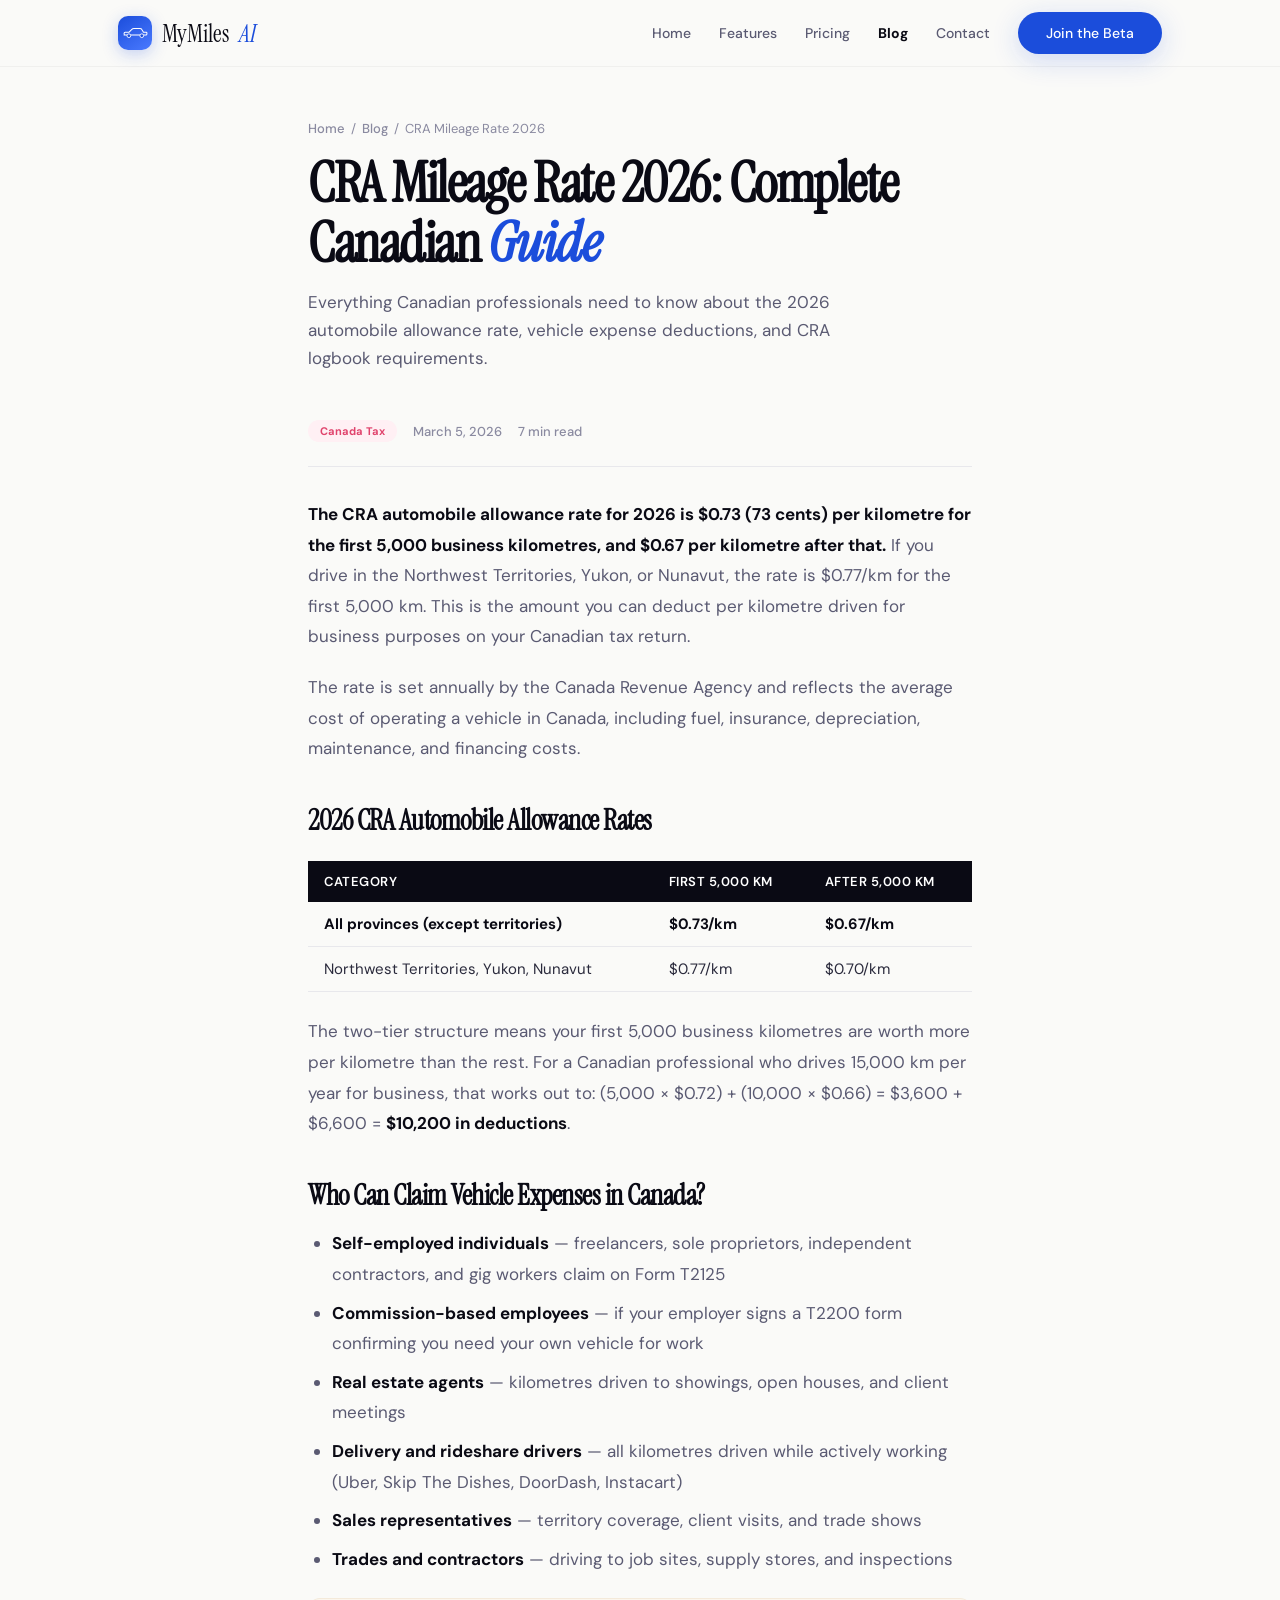
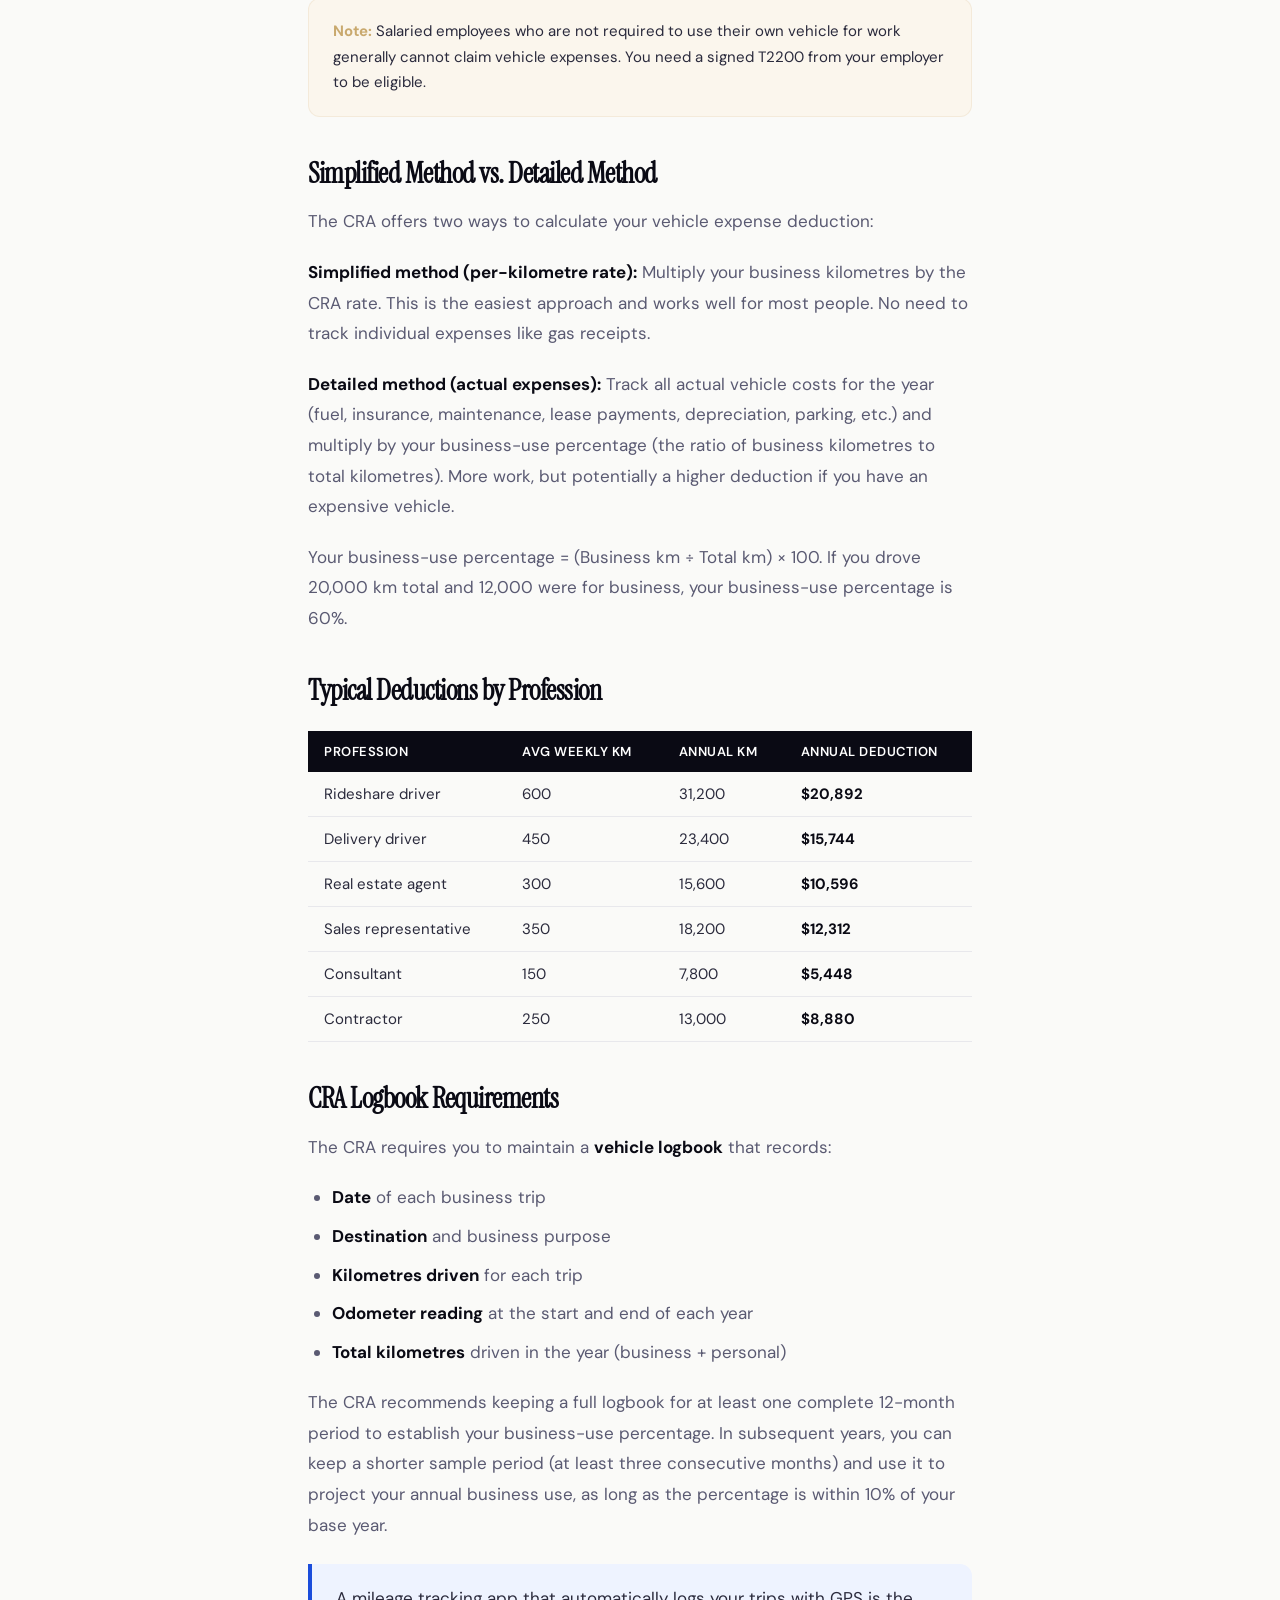
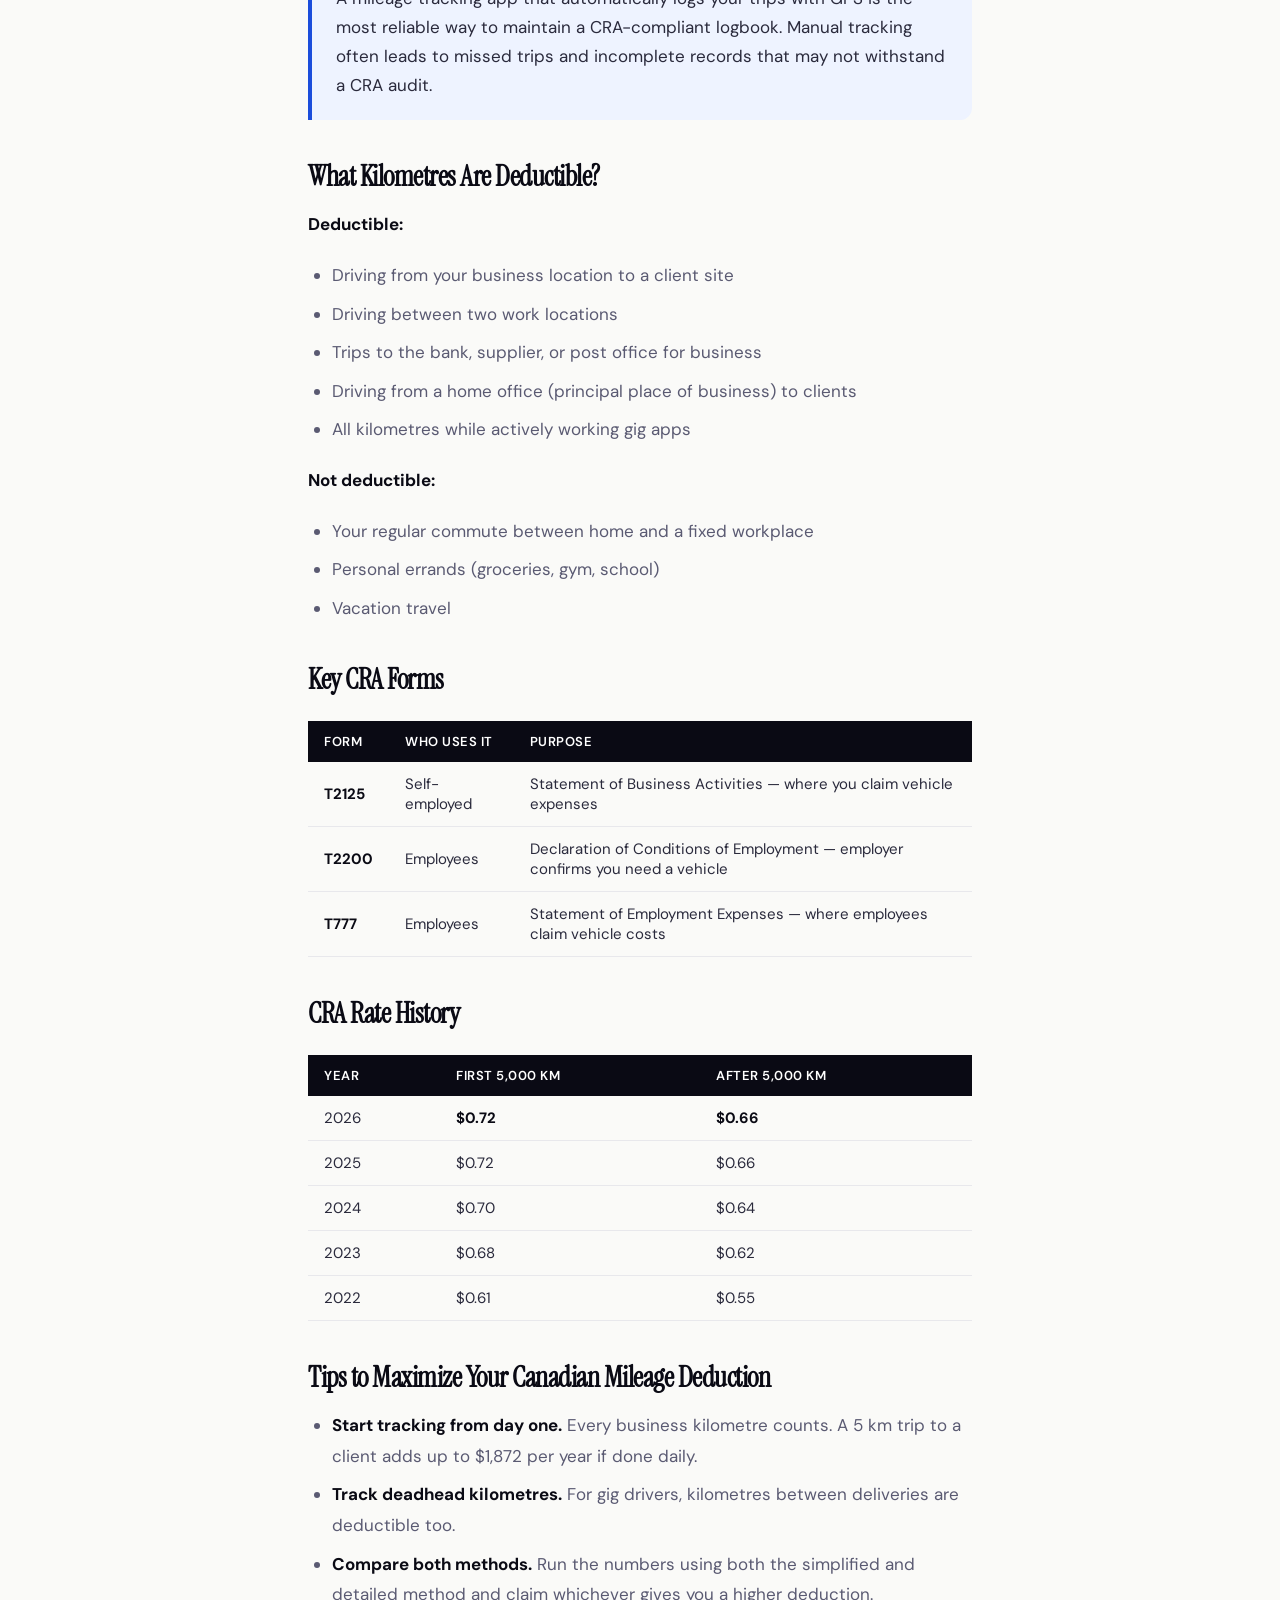
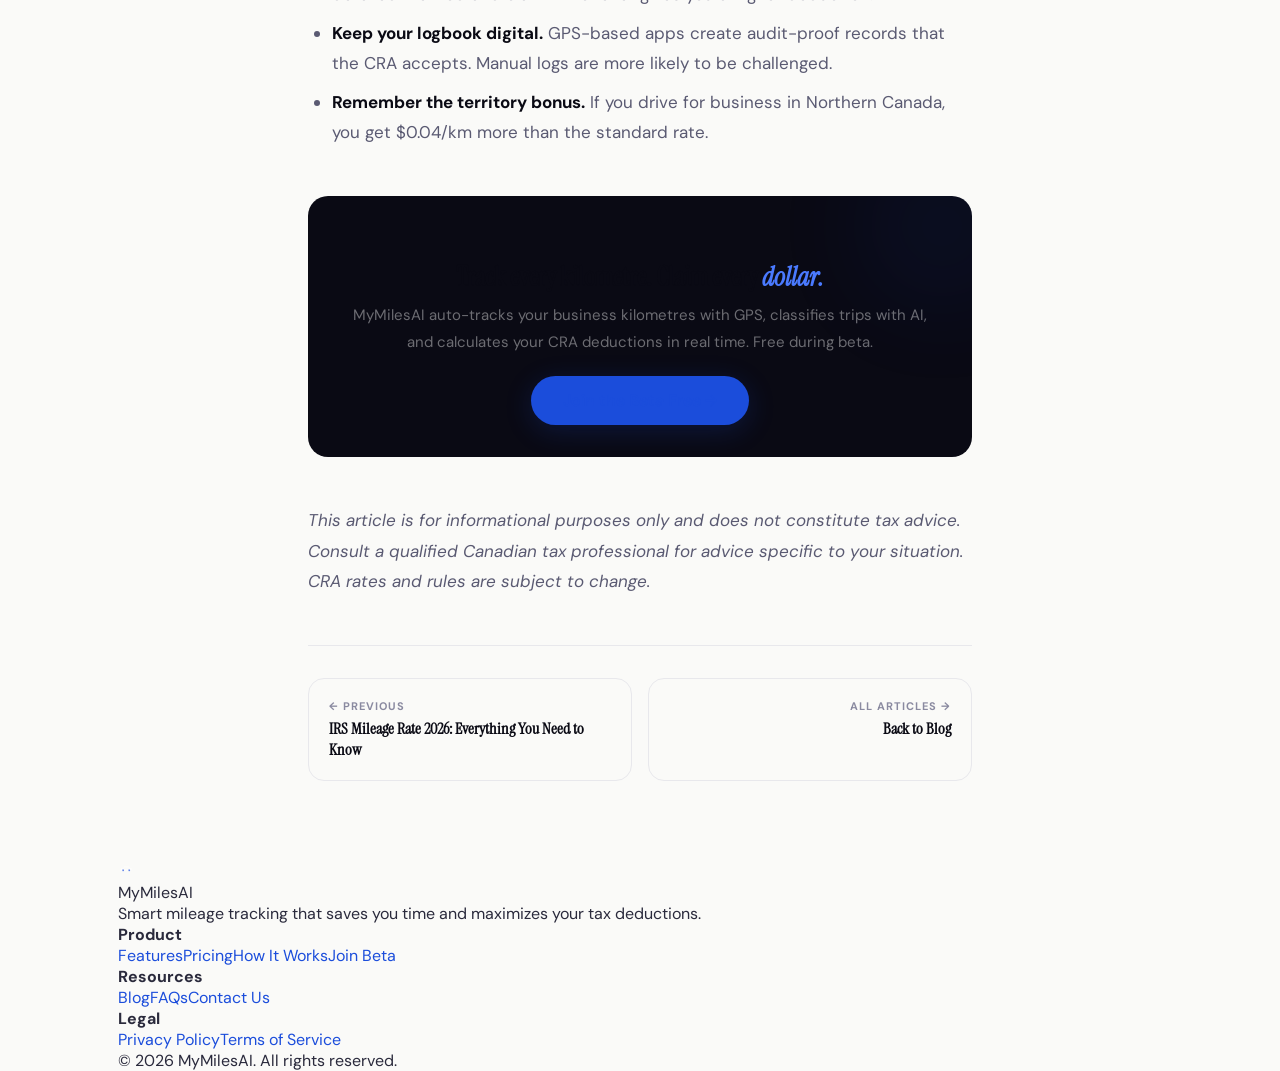
<file: blog/cra-mileage-rate-2026.html>
<!DOCTYPE html>
<html lang="en">
<head>
<meta charset="UTF-8">
<meta name="viewport" content="width=device-width, initial-scale=1.0">
<title>CRA Mileage Rate 2026: Canadian Kilometre Rate, Deduction Rules & Calculator</title>
<meta name="description" content="The 2026 CRA automobile allowance rate is $0.73 (73 cents) per kilometre for the first 5,000 km and $0.67/km after that. Complete guide for Canadian self-employed professionals, delivery drivers, and realtors.">
<meta name="keywords" content="CRA mileage rate 2026, CRA kilometre rate, Canadian mileage deduction, automobile allowance rate Canada, T2125 vehicle expenses, self-employed mileage Canada">
<meta name="robots" content="index, follow">
<meta name="author" content="MyMilesAI">
<link rel="canonical" href="https://mymilesai.com/blog/cra-mileage-rate-2026.html">
<meta property="og:title" content="CRA Mileage Rate 2026: $0.73/km — Complete Canadian Guide">
<meta property="og:description" content="Everything Canadian drivers need to know about the 2026 CRA automobile allowance rate. Deduction rules, calculator, T2125 tips.">
<meta property="og:type" content="article">
<meta property="og:url" content="https://mymilesai.com/blog/cra-mileage-rate-2026.html">
<meta property="og:site_name" content="MyMilesAI">
<meta property="article:published_time" content="2026-03-05">
<meta property="article:section" content="Tax Guides">
<meta name="twitter:card" content="summary_large_image">
<meta name="twitter:image" content="https://mymilesai.com/og-image.png">
<meta property="og:image" content="https://mymilesai.com/og-image.png">
<link rel="preconnect" href="https://fonts.googleapis.com">
<link href="https://fonts.googleapis.com/css2?family=Instrument+Serif:ital@0;1&family=DM+Sans:ital,opsz,wght@0,9..40,300;0,9..40,400;0,9..40,500;0,9..40,600;0,9..40,700;0,9..40,800;1,9..40,400&display=swap" rel="stylesheet">
<style>
:root{--sapphire:#1B4DDB;--sapphire-d:#1340B8;--sapphire-l:#4A7AFF;--sapphire-ul:#EEF3FF;--gold:#C9A96E;--gold-ul:#FBF6ED;--bg:#FAFAF8;--white:#FFF;--dark:#0A0A14;--text:#2A2A3C;--text2:#5A5A72;--text3:#8A8AA0;--border:#E8E8EC;--mint:#00A870;--mint-l:#ECFDF5;--rose:#E0436C;--rose-l:#FFF0F4;--serif:"Instrument Serif",Georgia,serif;--sans:"DM Sans",system-ui,sans-serif;--ease:cubic-bezier(.22,1,.36,1);}
*,*::before,*::after{margin:0;padding:0;box-sizing:border-box;}html{scroll-behavior:smooth;}body{font-family:var(--sans);background:var(--bg);color:var(--text);-webkit-font-smoothing:antialiased;}
.container{max-width:1100px;margin:0 auto;padding:0 28px;}a{color:var(--sapphire);text-decoration:none;}a:hover{text-decoration:underline;}
nav{position:fixed;top:0;left:0;right:0;z-index:1000;padding:12px 0;background:rgba(250,250,248,.92);backdrop-filter:blur(24px) saturate(1.8);border-bottom:1px solid rgba(0,0,0,.04);}
.nav-inner{display:flex;align-items:center;justify-content:space-between;}.nav-logo{display:flex;align-items:center;gap:10px;text-decoration:none;font-family:var(--serif);font-size:24px;color:var(--dark);}.nav-logo:hover{text-decoration:none;}.nav-logo em{font-style:italic;color:var(--sapphire);}
.nav-logo-mark{width:34px;height:34px;border-radius:10px;background:linear-gradient(145deg,var(--sapphire),var(--sapphire-l));display:flex;align-items:center;justify-content:center;box-shadow:0 4px 16px rgba(27,77,219,.25);}
.nav-links{display:flex;align-items:center;gap:28px;}.nav-links a{font-size:14px;font-weight:500;color:var(--text2);text-decoration:none;}.nav-links a:hover{color:var(--dark);text-decoration:none;}.nav-links a.active{color:var(--dark);font-weight:700;}
.btn{display:inline-flex;align-items:center;gap:8px;padding:12px 28px;border-radius:100px;font-family:var(--sans);font-size:14px;font-weight:600;cursor:pointer;text-decoration:none;transition:all .35s var(--ease);border:none;}.btn:hover{text-decoration:none;}
.btn-primary{background:var(--sapphire);color:#fff;box-shadow:0 6px 28px rgba(27,77,219,.2);}.btn-primary:hover{transform:translateY(-2px);box-shadow:0 10px 36px rgba(27,77,219,.25);background:var(--sapphire-d);}
.btn-lg{padding:14px 32px;font-size:16px;}.nav-links a.btn-primary,.nav-links a.btn-primary:hover{color:#fff;}
.mobile-toggle{display:none;background:none;border:none;font-size:24px;cursor:pointer;color:var(--dark);padding:6px;}
.mobile-nav{display:none;position:fixed;inset:0;z-index:9999;background:var(--bg);flex-direction:column;align-items:center;justify-content:center;gap:28px;}.mobile-nav.open{display:flex;}.mobile-nav a{font-family:var(--serif);font-size:28px;color:var(--dark);text-decoration:none;}.mobile-nav-close{position:absolute;top:20px;right:24px;background:none;border:none;font-size:28px;cursor:pointer;}
.page-hero{padding:120px 0 48px;}.page-hero h1{font-family:var(--serif);font-size:clamp(34px,4.5vw,56px);line-height:1.08;letter-spacing:-1.5px;color:var(--dark);margin-bottom:14px;}.page-hero h1 em{font-style:italic;color:var(--sapphire);}.page-hero p{font-size:17px;color:var(--text2);max-width:560px;line-height:1.65;}
.breadcrumb{font-size:13px;color:var(--text3);margin-bottom:16px;display:flex;align-items:center;gap:6px;}.breadcrumb a{color:var(--text3);text-decoration:none;font-weight:500;}.breadcrumb a:hover{color:var(--sapphire);}
.post-content{max-width:720px;margin:0 auto;padding:0 28px 80px;}
.post-meta{display:flex;align-items:center;gap:16px;margin-bottom:32px;padding-bottom:24px;border-bottom:1px solid var(--border);flex-wrap:wrap;}
.post-meta-tag{padding:4px 12px;border-radius:100px;font-size:11px;font-weight:700;}.post-meta-date,.post-meta-read{font-size:13px;color:var(--text3);font-weight:500;}
.post-content h2{font-family:var(--serif);font-size:28px;color:var(--dark);margin:40px 0 16px;letter-spacing:-.5px;line-height:1.2;}
.post-content h3{font-size:20px;font-weight:700;color:var(--dark);margin:32px 0 12px;}
.post-content p{font-size:17px;color:var(--text2);line-height:1.8;margin-bottom:20px;}
.post-content ul,.post-content ol{margin:0 0 20px 24px;font-size:17px;color:var(--text2);line-height:1.8;}.post-content li{margin-bottom:8px;}
.post-content strong{color:var(--dark);}.post-content a{color:var(--sapphire);font-weight:600;}
.post-content blockquote{margin:24px 0;padding:20px 24px;border-left:4px solid var(--sapphire);background:var(--sapphire-ul);border-radius:0 12px 12px 0;font-size:17px;color:var(--text);line-height:1.7;}
.post-content .callout{margin:24px 0;padding:20px 24px;background:var(--gold-ul);border:1px solid rgba(201,169,110,.15);border-radius:12px;font-size:15px;color:var(--text);line-height:1.7;}.post-content .callout strong{color:var(--gold);}
.post-content table{width:100%;border-collapse:collapse;margin:24px 0;font-size:15px;}
.post-content th{background:var(--dark);color:#fff;padding:12px 16px;text-align:left;font-weight:600;font-size:13px;text-transform:uppercase;letter-spacing:.5px;}
.post-content td{padding:12px 16px;border-bottom:1px solid var(--border);}.post-content tr:hover td{background:var(--sapphire-ul);}
.post-cta{margin:48px 0;padding:32px;background:var(--dark);border-radius:20px;text-align:center;color:#fff;position:relative;overflow:hidden;}
.post-cta::before{content:"";position:absolute;top:-30px;right:-30px;width:120px;height:120px;border-radius:50%;background:var(--sapphire);filter:blur(60px);opacity:.15;}
.post-cta h3{font-family:var(--serif);font-size:26px;margin-bottom:8px;position:relative;z-index:1;}.post-cta h3 em{color:var(--sapphire-l);}
.post-cta p{font-size:15px;color:rgba(255,255,255,.4);margin-bottom:20px;position:relative;z-index:1;}
.post-nav{display:grid;grid-template-columns:1fr 1fr;gap:16px;margin-top:48px;padding-top:32px;border-top:1px solid var(--border);}
.post-nav a{padding:20px;border:1px solid var(--border);border-radius:16px;text-decoration:none;transition:all .3s var(--ease);}.post-nav a:hover{border-color:var(--sapphire);background:var(--sapphire-ul);text-decoration:none;}
.post-nav-label{font-size:11px;font-weight:700;color:var(--text3);text-transform:uppercase;letter-spacing:1px;margin-bottom:6px;}.post-nav-title{font-family:var(--serif);font-size:16px;color:var(--dark);line-height:1.3;}
@media(max-width:768px){.nav-links{display:none;}.mobile-toggle{display:block;}.post-nav{grid-template-columns:1fr;}.post-content h2{font-size:24px;}.post-content p{font-size:16px;}}
</style>

<script type="application/ld+json">
{"@context":"https://schema.org","@type":"Article","headline":"CRA Mileage Rate 2026: Canadian Kilometre Rate, Deduction Rules & Calculator","description":"The 2026 CRA automobile allowance rate is $0.73/km for the first 5,000 km. Complete guide for Canadian professionals.","datePublished":"2026-03-05","dateModified":"2026-03-12","author":{"@type":"Organization","name":"MyMilesAI","url":"https://mymilesai.com"},"publisher":{"@type":"Organization","name":"MyMilesAI","url":"https://mymilesai.com"},"mainEntityOfPage":"https://mymilesai.com/blog/cra-mileage-rate-2026.html"}
</script>

<script type="application/ld+json">
{"@context":"https://schema.org","@type":"FAQPage","mainEntity":[
{"@type":"Question","name":"What is the CRA mileage rate for 2026?","acceptedAnswer":{"@type":"Answer","text":"The CRA automobile allowance rate for 2026 is $0.73 (73 cents) per kilometre for the first 5,000 kilometres driven for business, and $0.67 per kilometre for each additional kilometre. In the Northwest Territories, Yukon, and Nunavut, the rate is $0.77/km for the first 5,000 km."}},
{"@type":"Question","name":"How do I claim vehicle expenses on my Canadian tax return?","acceptedAnswer":{"@type":"Answer","text":"Self-employed Canadians claim vehicle expenses on Form T2125 (Statement of Business Activities). You can use either the simplified method (CRA per-kilometre rate) or the detailed method (actual expenses multiplied by business-use percentage). You need a logbook showing business vs personal kilometres."}},
{"@type":"Question","name":"Do I need a mileage logbook in Canada?","acceptedAnswer":{"@type":"Answer","text":"Yes. The CRA requires a logbook recording the date, destination, purpose, and kilometres driven for each business trip. The CRA recommends keeping the logbook for at least one complete year to establish your business-use percentage, then a three-month sample in subsequent years."}},
{"@type":"Question","name":"Can I claim mileage if I work from home in Canada?","acceptedAnswer":{"@type":"Answer","text":"If your home is your principal place of business, trips from home to clients, job sites, or business locations are deductible from the first kilometre. Your regular commute to a fixed office is not deductible."}},
{"@type":"Question","name":"What is the T2200 form?","acceptedAnswer":{"@type":"Answer","text":"The T2200 (Declaration of Conditions of Employment) is a form your employer completes to certify that you were required to use your own vehicle for work. Employees need this form to claim vehicle expenses. Self-employed individuals use Form T2125 instead."}}
]}
</script>
</head>
<body>

<!-- NAV -->
<nav>
<div class="container nav-inner">
  <a href="../" class="nav-logo"><div class="nav-logo-mark"><svg viewBox="0 0 100 100" fill="none"><g transform="translate(50,50)"><path d="M-32 6h64c2 0 3-1 3-3v-3c0-1-1-2-2-2h-8l-5-8c-1-2-3-3-5-3h-18c-3 0-5 1-7 3l-8 8h-11c-2 0-3 1-3 3v2c0 2 1 3 3 3z" stroke="#fff" stroke-width="3" stroke-linecap="round" stroke-linejoin="round"/><circle cx="-18" cy="8" r="5.5" fill="#1B4DDB" stroke="#fff" stroke-width="2.5"/><circle cx="20" cy="8" r="5.5" fill="#1B4DDB" stroke="#fff" stroke-width="2.5"/></g></svg></div>MyMiles<em>AI</em></a>
  <div class="nav-links">
    <a href="../">Home</a>
    <a href="../#features">Features</a>
    <a href="../#pricing">Pricing</a>
    <a href="./" class="active">Blog</a>
    <a href="../#contact">Contact</a>
    <a href="../#cta" class="btn btn-primary">Join the Beta</a>
  </div>
  <button class="mobile-toggle" onclick="document.getElementById('mobileNav').classList.add('open')">&#9776;</button>
</div>
</nav>
<div class="mobile-nav" id="mobileNav">
  <button class="mobile-nav-close" onclick="this.parentElement.classList.remove('open')">&#10005;</button>
  <a href="../">Home</a><a href="../#features">Features</a><a href="../#pricing">Pricing</a><a href="./">Blog</a><a href="../#contact">Contact</a>
  <a href="../#cta" class="btn btn-primary">Join the Beta</a>
</div>

<!-- POST HEADER -->
<section class="page-hero">
<div class="container" style="max-width:720px;">
  <div class="breadcrumb"><a href="../">Home</a> <span>/</span> <a href="./">Blog</a> <span>/</span> CRA Mileage Rate 2026</div>
  <h1>CRA Mileage Rate 2026: Complete Canadian <em>Guide</em></h1>
  <p>Everything Canadian professionals need to know about the 2026 automobile allowance rate, vehicle expense deductions, and CRA logbook requirements.</p>
</div>
</section>

<!-- POST CONTENT -->
<article class="post-content">
  <div class="post-meta">
    <span class="post-meta-tag" style="background:var(--rose-l);color:var(--rose);">Canada Tax</span>
    <span class="post-meta-date">March 5, 2026</span>
    <span class="post-meta-read">7 min read</span>
  </div>

  <p><strong>The CRA automobile allowance rate for 2026 is $0.73 (73 cents) per kilometre for the first 5,000 business kilometres, and $0.67 per kilometre after that.</strong> If you drive in the Northwest Territories, Yukon, or Nunavut, the rate is $0.77/km for the first 5,000 km. This is the amount you can deduct per kilometre driven for business purposes on your Canadian tax return.</p>

  <p>The rate is set annually by the Canada Revenue Agency and reflects the average cost of operating a vehicle in Canada, including fuel, insurance, depreciation, maintenance, and financing costs.</p>

  <h2>2026 CRA Automobile Allowance Rates</h2>

  <table>
    <thead>
      <tr><th>Category</th><th>First 5,000 km</th><th>After 5,000 km</th></tr>
    </thead>
    <tbody>
      <tr><td><strong>All provinces (except territories)</strong></td><td><strong>$0.73/km</strong></td><td><strong>$0.67/km</strong></td></tr>
      <tr><td>Northwest Territories, Yukon, Nunavut</td><td>$0.77/km</td><td>$0.70/km</td></tr>
    </tbody>
  </table>

  <p>The two-tier structure means your first 5,000 business kilometres are worth more per kilometre than the rest. For a Canadian professional who drives 15,000 km per year for business, that works out to: (5,000 &times; $0.72) + (10,000 &times; $0.66) = $3,600 + $6,600 = <strong>$10,200 in deductions</strong>.</p>

  <h2>Who Can Claim Vehicle Expenses in Canada?</h2>

  <ul>
    <li><strong>Self-employed individuals</strong> &mdash; freelancers, sole proprietors, independent contractors, and gig workers claim on Form T2125</li>
    <li><strong>Commission-based employees</strong> &mdash; if your employer signs a T2200 form confirming you need your own vehicle for work</li>
    <li><strong>Real estate agents</strong> &mdash; kilometres driven to showings, open houses, and client meetings</li>
    <li><strong>Delivery and rideshare drivers</strong> &mdash; all kilometres driven while actively working (Uber, Skip The Dishes, DoorDash, Instacart)</li>
    <li><strong>Sales representatives</strong> &mdash; territory coverage, client visits, and trade shows</li>
    <li><strong>Trades and contractors</strong> &mdash; driving to job sites, supply stores, and inspections</li>
  </ul>

  <div class="callout">
    <strong>Note:</strong> Salaried employees who are not required to use their own vehicle for work generally cannot claim vehicle expenses. You need a signed T2200 from your employer to be eligible.
  </div>

  <h2>Simplified Method vs. Detailed Method</h2>

  <p>The CRA offers two ways to calculate your vehicle expense deduction:</p>

  <p><strong>Simplified method (per-kilometre rate):</strong> Multiply your business kilometres by the CRA rate. This is the easiest approach and works well for most people. No need to track individual expenses like gas receipts.</p>

  <p><strong>Detailed method (actual expenses):</strong> Track all actual vehicle costs for the year (fuel, insurance, maintenance, lease payments, depreciation, parking, etc.) and multiply by your business-use percentage (the ratio of business kilometres to total kilometres). More work, but potentially a higher deduction if you have an expensive vehicle.</p>

  <p>Your business-use percentage = (Business km &divide; Total km) &times; 100. If you drove 20,000 km total and 12,000 were for business, your business-use percentage is 60%.</p>

  <h2>Typical Deductions by Profession</h2>

  <table>
    <thead>
      <tr><th>Profession</th><th>Avg Weekly km</th><th>Annual km</th><th>Annual Deduction</th></tr>
    </thead>
    <tbody>
      <tr><td>Rideshare driver</td><td>600</td><td>31,200</td><td><strong>$20,892</strong></td></tr>
      <tr><td>Delivery driver</td><td>450</td><td>23,400</td><td><strong>$15,744</strong></td></tr>
      <tr><td>Real estate agent</td><td>300</td><td>15,600</td><td><strong>$10,596</strong></td></tr>
      <tr><td>Sales representative</td><td>350</td><td>18,200</td><td><strong>$12,312</strong></td></tr>
      <tr><td>Consultant</td><td>150</td><td>7,800</td><td><strong>$5,448</strong></td></tr>
      <tr><td>Contractor</td><td>250</td><td>13,000</td><td><strong>$8,880</strong></td></tr>
    </tbody>
  </table>

  <h2>CRA Logbook Requirements</h2>

  <p>The CRA requires you to maintain a <strong>vehicle logbook</strong> that records:</p>

  <ul>
    <li><strong>Date</strong> of each business trip</li>
    <li><strong>Destination</strong> and business purpose</li>
    <li><strong>Kilometres driven</strong> for each trip</li>
    <li><strong>Odometer reading</strong> at the start and end of each year</li>
    <li><strong>Total kilometres</strong> driven in the year (business + personal)</li>
  </ul>

  <p>The CRA recommends keeping a full logbook for at least one complete 12-month period to establish your business-use percentage. In subsequent years, you can keep a shorter sample period (at least three consecutive months) and use it to project your annual business use, as long as the percentage is within 10% of your base year.</p>

  <blockquote>A mileage tracking app that automatically logs your trips with GPS is the most reliable way to maintain a CRA-compliant logbook. Manual tracking often leads to missed trips and incomplete records that may not withstand a CRA audit.</blockquote>

  <h2>What Kilometres Are Deductible?</h2>

  <p><strong>Deductible:</strong></p>
  <ul>
    <li>Driving from your business location to a client site</li>
    <li>Driving between two work locations</li>
    <li>Trips to the bank, supplier, or post office for business</li>
    <li>Driving from a home office (principal place of business) to clients</li>
    <li>All kilometres while actively working gig apps</li>
  </ul>

  <p><strong>Not deductible:</strong></p>
  <ul>
    <li>Your regular commute between home and a fixed workplace</li>
    <li>Personal errands (groceries, gym, school)</li>
    <li>Vacation travel</li>
  </ul>

  <h2>Key CRA Forms</h2>

  <table>
    <thead><tr><th>Form</th><th>Who Uses It</th><th>Purpose</th></tr></thead>
    <tbody>
      <tr><td><strong>T2125</strong></td><td>Self-employed</td><td>Statement of Business Activities &mdash; where you claim vehicle expenses</td></tr>
      <tr><td><strong>T2200</strong></td><td>Employees</td><td>Declaration of Conditions of Employment &mdash; employer confirms you need a vehicle</td></tr>
      <tr><td><strong>T777</strong></td><td>Employees</td><td>Statement of Employment Expenses &mdash; where employees claim vehicle costs</td></tr>
    </tbody>
  </table>

  <h2>CRA Rate History</h2>

  <table>
    <thead><tr><th>Year</th><th>First 5,000 km</th><th>After 5,000 km</th></tr></thead>
    <tbody>
      <tr><td>2026</td><td><strong>$0.72</strong></td><td><strong>$0.66</strong></td></tr>
      <tr><td>2025</td><td>$0.72</td><td>$0.66</td></tr>
      <tr><td>2024</td><td>$0.70</td><td>$0.64</td></tr>
      <tr><td>2023</td><td>$0.68</td><td>$0.62</td></tr>
      <tr><td>2022</td><td>$0.61</td><td>$0.55</td></tr>
    </tbody>
  </table>

  <h2>Tips to Maximize Your Canadian Mileage Deduction</h2>

  <ul>
    <li><strong>Start tracking from day one.</strong> Every business kilometre counts. A 5 km trip to a client adds up to $1,872 per year if done daily.</li>
    <li><strong>Track deadhead kilometres.</strong> For gig drivers, kilometres between deliveries are deductible too.</li>
    <li><strong>Compare both methods.</strong> Run the numbers using both the simplified and detailed method and claim whichever gives you a higher deduction.</li>
    <li><strong>Keep your logbook digital.</strong> GPS-based apps create audit-proof records that the CRA accepts. Manual logs are more likely to be challenged.</li>
    <li><strong>Remember the territory bonus.</strong> If you drive for business in Northern Canada, you get $0.04/km more than the standard rate.</li>
  </ul>

  <!-- CTA BOX -->
  <div class="post-cta">
    <h3>Track every kilometre. Claim every <em>dollar.</em></h3>
    <p>MyMilesAI auto-tracks your business kilometres with GPS, classifies trips with AI, and calculates your CRA deductions in real time. Free during beta.</p>
    <a href="../#cta" class="btn btn-primary btn-lg">Join the Beta Free &rarr;</a>
  </div>

  <p><em>This article is for informational purposes only and does not constitute tax advice. Consult a qualified Canadian tax professional for advice specific to your situation. CRA rates and rules are subject to change.</em></p>

  <!-- POST NAV -->
  <div class="post-nav">
    <a href="irs-mileage-rate-2026.html">
      <div class="post-nav-label">&larr; Previous</div>
      <div class="post-nav-title">IRS Mileage Rate 2026: Everything You Need to Know</div>
    </a>
    <a href="./" style="text-align:right;">
      <div class="post-nav-label">All Articles &rarr;</div>
      <div class="post-nav-title">Back to Blog</div>
    </a>
  </div>
</article>

<!-- FOOTER -->
<footer>
<div class="container">
  <div class="footer-grid">
    <div>
      <div class="footer-brand"><div class="footer-brand-mark"><svg viewBox="0 0 100 100" fill="none" width="16" height="16"><g transform="translate(50,50)"><path d="M-32 6h64c2 0 3-1 3-3v-3c0-1-1-2-2-2h-8l-5-8c-1-2-3-3-5-3h-18c-3 0-5 1-7 3l-8 8h-11c-2 0-3 1-3 3v2c0 2 1 3 3 3z" stroke="#fff" stroke-width="4" stroke-linecap="round" stroke-linejoin="round"/><circle cx="-18" cy="8" r="6" fill="#1B4DDB" stroke="#fff" stroke-width="3"/><circle cx="20" cy="8" r="6" fill="#1B4DDB" stroke="#fff" stroke-width="3"/></g></svg></div>MyMilesAI</div>
      <div class="footer-tagline">Smart mileage tracking that saves you time and maximizes your tax deductions.</div>
    </div>
    <div class="footer-col"><h4>Product</h4><a href="../#features">Features</a><a href="../#pricing">Pricing</a><a href="../#how">How It Works</a><a href="../#cta">Join Beta</a></div>
    <div class="footer-col"><h4>Resources</h4><a href="./">Blog</a><a href="../#faq">FAQs</a><a href="../#contact">Contact Us</a></div>
    <div class="footer-col"><h4>Legal</h4><a href="../privacy.html">Privacy Policy</a><a href="../terms.html">Terms of Service</a></div>
  </div>
  <div class="footer-bottom"><span>&copy; 2026 MyMilesAI. All rights reserved.</span></div>
</div>
</footer>
</body>
</html>
</file>
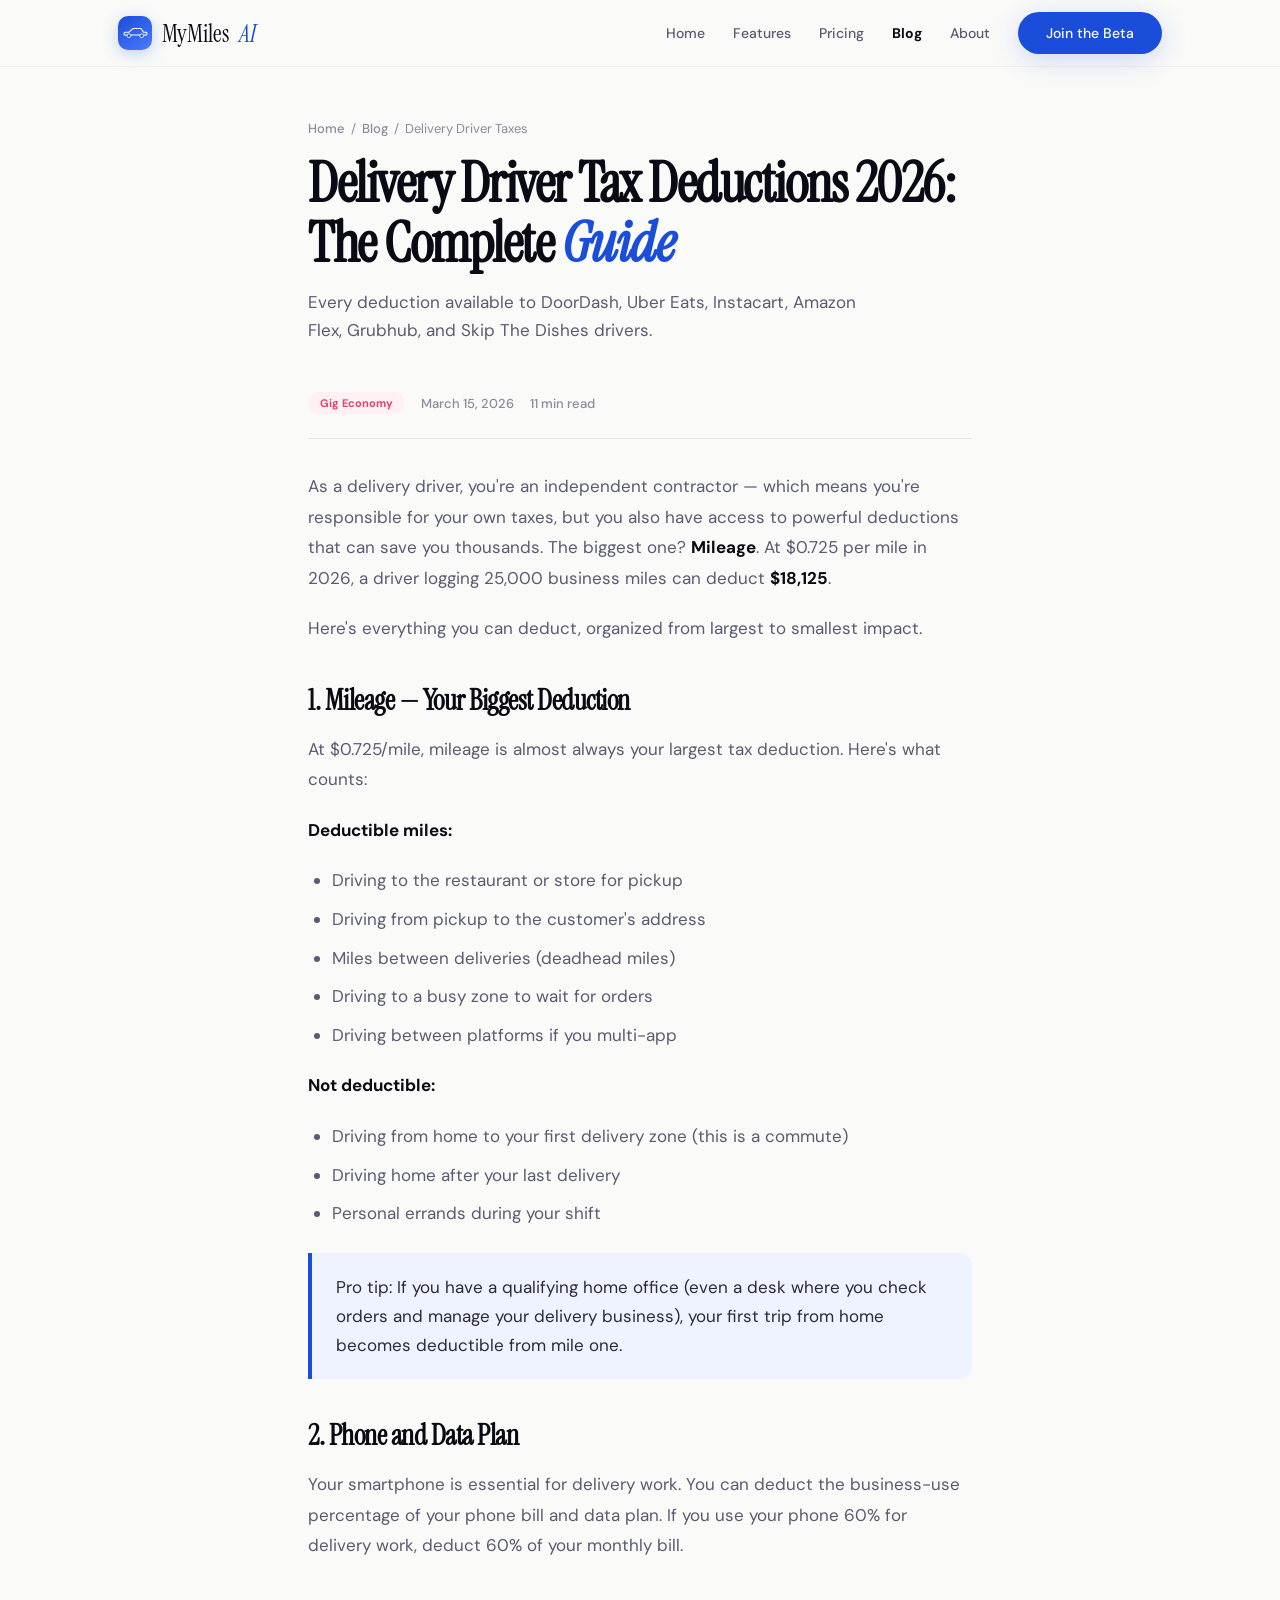
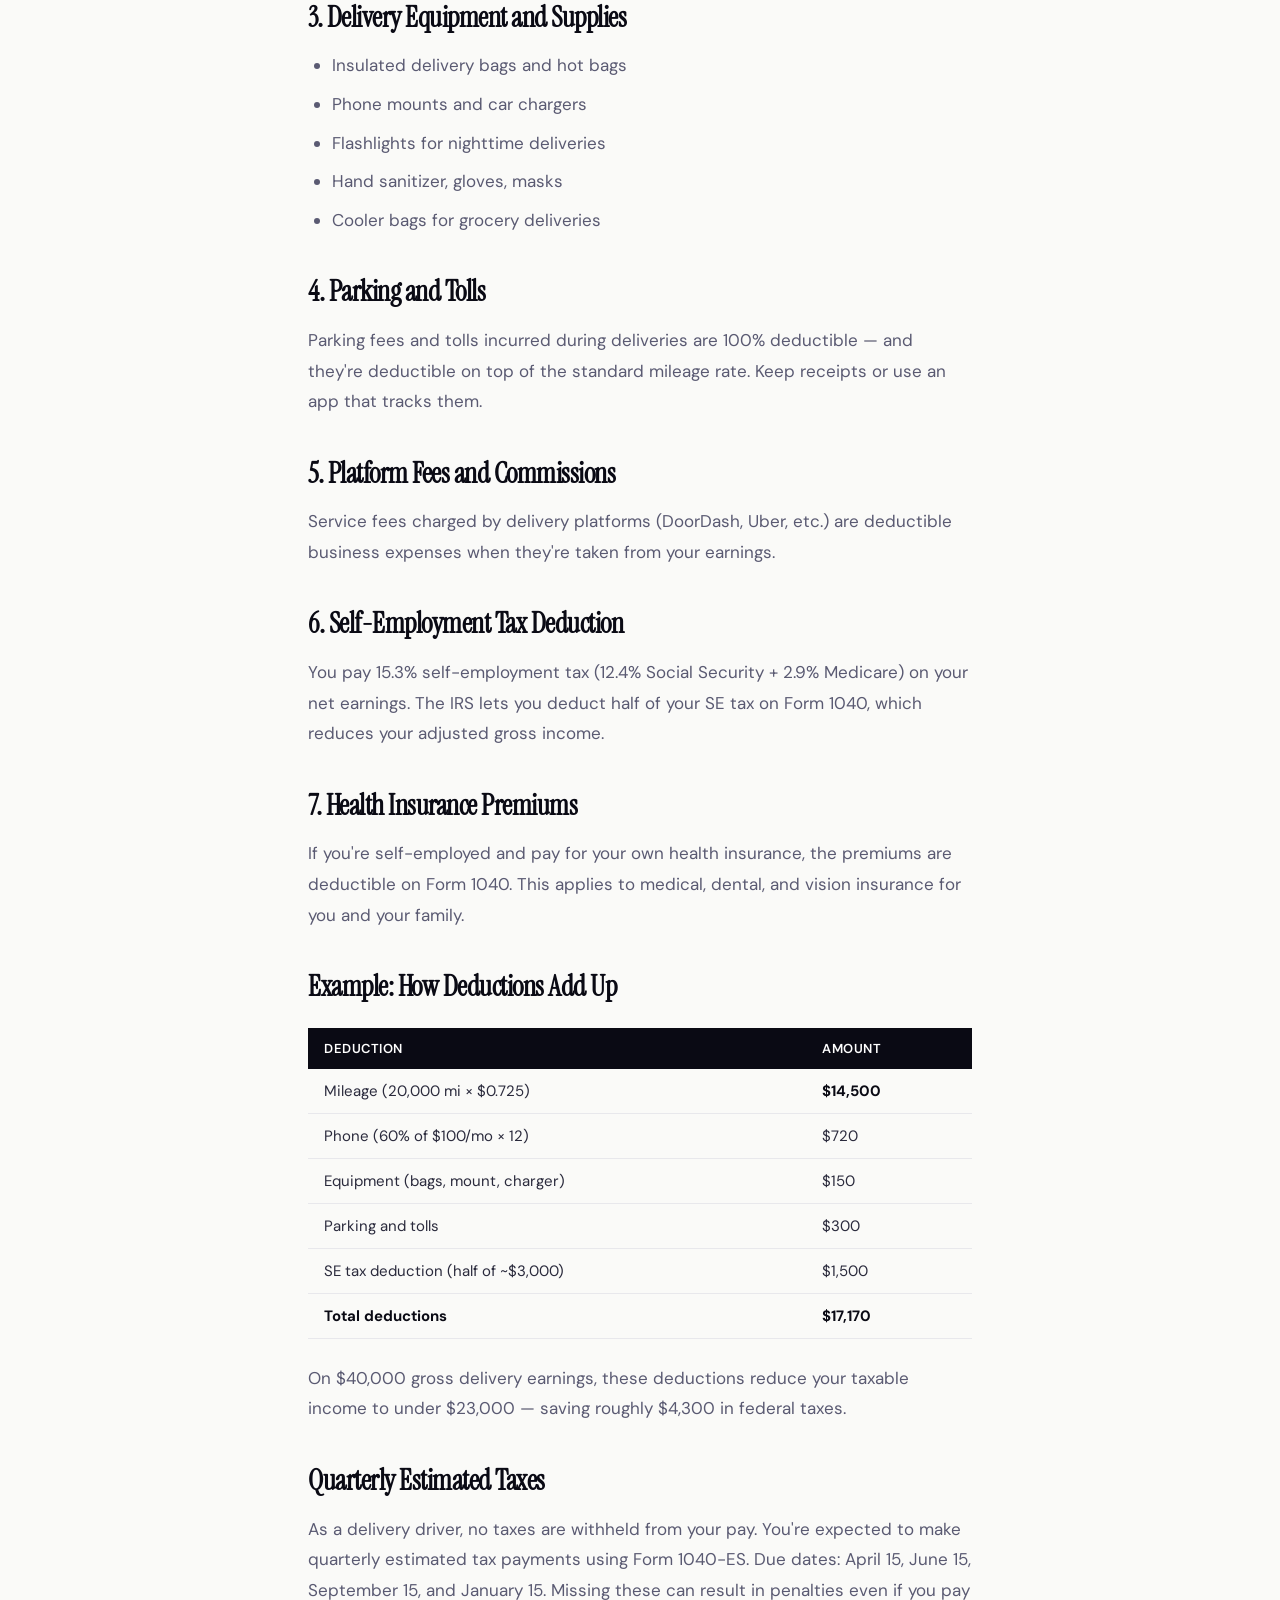
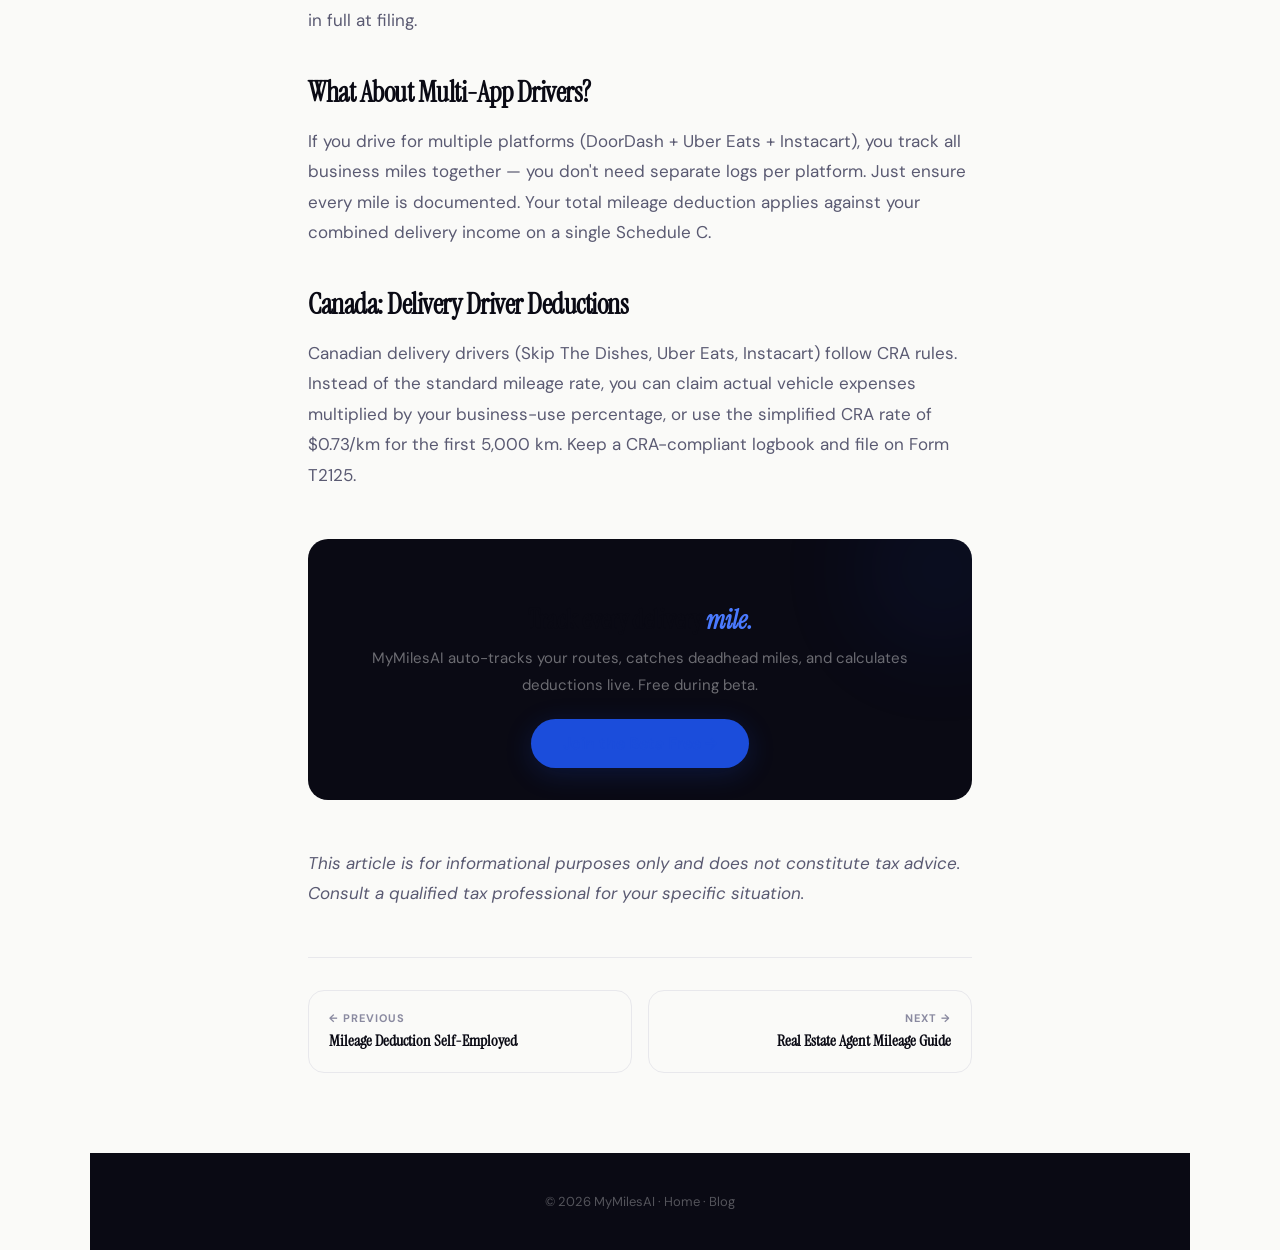
<file: blog/delivery-driver-tax-deductions.html>
<!DOCTYPE html>
<html lang="en">
<head>
<meta charset="UTF-8">
<meta name="viewport" content="width=device-width, initial-scale=1.0">
<title>Delivery Driver Tax Deductions 2026: DoorDash, Uber Eats, Instacart & More</title>
<meta name="description" content="Complete guide to delivery driver tax deductions in 2026. Mileage, phone, supplies, and more. DoorDash, Uber Eats, Instacart, Amazon Flex, Grubhub drivers.">
<meta name="keywords" content="delivery driver tax deductions, DoorDash tax deductions, Uber Eats mileage, Instacart tax write offs, gig driver taxes, 1099 delivery driver deductions 2026">
<meta name="robots" content="index, follow">
<link rel="canonical" href="https://mymilesai.com/blog/delivery-driver-tax-deductions.html">
<meta property="og:title" content="Delivery Driver Tax Deductions 2026: The Complete Guide">
<meta property="og:description" content="Every tax deduction available to DoorDash, Uber Eats, Instacart, and other delivery drivers.">
<meta property="og:type" content="article">
<meta property="og:url" content="https://mymilesai.com/blog/delivery-driver-tax-deductions.html">
<meta property="og:site_name" content="MyMilesAI">
<meta property="article:published_time" content="2026-03-15">
<meta name="twitter:card" content="summary_large_image">
<link rel="preconnect" href="https://fonts.googleapis.com">
<link href="https://fonts.googleapis.com/css2?family=Instrument+Serif:ital@0;1&family=DM+Sans:ital,opsz,wght@0,9..40,300;0,9..40,400;0,9..40,500;0,9..40,600;0,9..40,700;0,9..40,800;1,9..40,400&display=swap" rel="stylesheet">
<style>
:root{--sapphire:#1B4DDB;--sapphire-d:#1340B8;--sapphire-l:#4A7AFF;--sapphire-ul:#EEF3FF;--gold:#C9A96E;--gold-ul:#FBF6ED;--bg:#FAFAF8;--white:#FFF;--dark:#0A0A14;--text:#2A2A3C;--text2:#5A5A72;--text3:#8A8AA0;--border:#E8E8EC;--mint:#00A870;--mint-l:#ECFDF5;--rose:#E0436C;--rose-l:#FFF0F4;--serif:"Instrument Serif",Georgia,serif;--sans:"DM Sans",system-ui,sans-serif;--ease:cubic-bezier(.22,1,.36,1);}
*,*::before,*::after{margin:0;padding:0;box-sizing:border-box;}html{scroll-behavior:smooth;}body{font-family:var(--sans);background:var(--bg);color:var(--text);-webkit-font-smoothing:antialiased;}
.container{max-width:1100px;margin:0 auto;padding:0 28px;}a{color:var(--sapphire);text-decoration:none;}a:hover{text-decoration:underline;}
nav{position:fixed;top:0;left:0;right:0;z-index:1000;padding:12px 0;background:rgba(250,250,248,.92);backdrop-filter:blur(24px) saturate(1.8);border-bottom:1px solid rgba(0,0,0,.04);}
.nav-inner{display:flex;align-items:center;justify-content:space-between;}.nav-logo{display:flex;align-items:center;gap:10px;text-decoration:none;font-family:var(--serif);font-size:24px;color:var(--dark);}.nav-logo:hover{text-decoration:none;}.nav-logo em{font-style:italic;color:var(--sapphire);}
.nav-logo-mark{width:34px;height:34px;border-radius:10px;background:linear-gradient(145deg,var(--sapphire),var(--sapphire-l));display:flex;align-items:center;justify-content:center;box-shadow:0 4px 16px rgba(27,77,219,.25);}
.nav-links{display:flex;align-items:center;gap:28px;}.nav-links a{font-size:14px;font-weight:500;color:var(--text2);text-decoration:none;}.nav-links a:hover{color:var(--dark);text-decoration:none;}.nav-links a.active{color:var(--dark);font-weight:700;}
.btn{display:inline-flex;align-items:center;gap:8px;padding:12px 28px;border-radius:100px;font-family:var(--sans);font-size:14px;font-weight:600;cursor:pointer;text-decoration:none;transition:all .35s var(--ease);border:none;}.btn:hover{text-decoration:none;}
.btn-primary{background:var(--sapphire);color:#fff;box-shadow:0 6px 28px rgba(27,77,219,.2);}.btn-primary:hover{transform:translateY(-2px);box-shadow:0 10px 36px rgba(27,77,219,.25);background:var(--sapphire-d);}
.btn-lg{padding:14px 32px;font-size:16px;}.nav-links a.btn-primary,.nav-links a.btn-primary:hover{color:#fff;}
.mobile-toggle{display:none;background:none;border:none;font-size:24px;cursor:pointer;color:var(--dark);padding:6px;}
.mobile-nav{display:none;position:fixed;inset:0;z-index:9999;background:var(--bg);flex-direction:column;align-items:center;justify-content:center;gap:28px;}.mobile-nav.open{display:flex;}.mobile-nav a{font-family:var(--serif);font-size:28px;color:var(--dark);text-decoration:none;}.mobile-nav-close{position:absolute;top:20px;right:24px;background:none;border:none;font-size:28px;cursor:pointer;}
.page-hero{padding:120px 0 48px;}.page-hero h1{font-family:var(--serif);font-size:clamp(34px,4.5vw,56px);line-height:1.08;letter-spacing:-1.5px;color:var(--dark);margin-bottom:14px;}.page-hero h1 em{font-style:italic;color:var(--sapphire);}.page-hero p{font-size:17px;color:var(--text2);max-width:560px;line-height:1.65;}
.breadcrumb{font-size:13px;color:var(--text3);margin-bottom:16px;display:flex;align-items:center;gap:6px;}.breadcrumb a{color:var(--text3);text-decoration:none;font-weight:500;}.breadcrumb a:hover{color:var(--sapphire);}
.post-content{max-width:720px;margin:0 auto;padding:0 28px 80px;}
.post-meta{display:flex;align-items:center;gap:16px;margin-bottom:32px;padding-bottom:24px;border-bottom:1px solid var(--border);flex-wrap:wrap;}
.post-meta-tag{padding:4px 12px;border-radius:100px;font-size:11px;font-weight:700;}.post-meta-date,.post-meta-read{font-size:13px;color:var(--text3);font-weight:500;}
.post-content h2{font-family:var(--serif);font-size:28px;color:var(--dark);margin:40px 0 16px;letter-spacing:-.5px;line-height:1.2;}
.post-content h3{font-size:20px;font-weight:700;color:var(--dark);margin:32px 0 12px;}
.post-content p{font-size:17px;color:var(--text2);line-height:1.8;margin-bottom:20px;}
.post-content ul,.post-content ol{margin:0 0 20px 24px;font-size:17px;color:var(--text2);line-height:1.8;}.post-content li{margin-bottom:8px;}
.post-content strong{color:var(--dark);}.post-content a{color:var(--sapphire);font-weight:600;}
.post-content blockquote{margin:24px 0;padding:20px 24px;border-left:4px solid var(--sapphire);background:var(--sapphire-ul);border-radius:0 12px 12px 0;font-size:17px;color:var(--text);line-height:1.7;}
.post-content .callout{margin:24px 0;padding:20px 24px;background:var(--gold-ul);border:1px solid rgba(201,169,110,.15);border-radius:12px;font-size:15px;color:var(--text);line-height:1.7;}.post-content .callout strong{color:var(--gold);}
.post-content table{width:100%;border-collapse:collapse;margin:24px 0;font-size:15px;}
.post-content th{background:var(--dark);color:#fff;padding:12px 16px;text-align:left;font-weight:600;font-size:13px;text-transform:uppercase;letter-spacing:.5px;}
.post-content td{padding:12px 16px;border-bottom:1px solid var(--border);}.post-content tr:hover td{background:var(--sapphire-ul);}
.post-cta{margin:48px 0;padding:32px;background:var(--dark);border-radius:20px;text-align:center;color:#fff;position:relative;overflow:hidden;}
.post-cta::before{content:"";position:absolute;top:-30px;right:-30px;width:120px;height:120px;border-radius:50%;background:var(--sapphire);filter:blur(60px);opacity:.15;}
.post-cta h3{font-family:var(--serif);font-size:26px;margin-bottom:8px;position:relative;z-index:1;}.post-cta h3 em{color:var(--sapphire-l);}
.post-cta p{font-size:15px;color:rgba(255,255,255,.4);margin-bottom:20px;position:relative;z-index:1;}
.post-nav{display:grid;grid-template-columns:1fr 1fr;gap:16px;margin-top:48px;padding-top:32px;border-top:1px solid var(--border);}
.post-nav a{padding:20px;border:1px solid var(--border);border-radius:16px;text-decoration:none;transition:all .3s var(--ease);}.post-nav a:hover{border-color:var(--sapphire);background:var(--sapphire-ul);text-decoration:none;}
.post-nav-label{font-size:11px;font-weight:700;color:var(--text3);text-transform:uppercase;letter-spacing:1px;margin-bottom:6px;}.post-nav-title{font-family:var(--serif);font-size:16px;color:var(--dark);line-height:1.3;}
@media(max-width:768px){.nav-links{display:none;}.mobile-toggle{display:block;}.post-nav{grid-template-columns:1fr;}.post-content h2{font-size:24px;}.post-content p{font-size:16px;}}
</style>
<script type="application/ld+json">
{"@context":"https://schema.org","@type":"Article","headline":"Delivery Driver Tax Deductions 2026: DoorDash, Uber Eats, Instacart & More","datePublished":"2026-03-15","dateModified":"2026-03-21","author":{"@type":"Organization","name":"MyMilesAI"},"publisher":{"@type":"Organization","name":"MyMilesAI"},"mainEntityOfPage":"https://mymilesai.com/blog/delivery-driver-tax-deductions.html"}
</script>
<script type="application/ld+json">
{"@context":"https://schema.org","@type":"FAQPage","mainEntity":[
{"@type":"Question","name":"What can delivery drivers deduct on taxes?","acceptedAnswer":{"@type":"Answer","text":"Delivery drivers can deduct business mileage ($0.725/mile in 2026), phone bills (business percentage), hot bags and delivery equipment, parking and tolls, and the self-employment tax deduction. Mileage is typically the largest deduction."}},
{"@type":"Question","name":"Are miles between deliveries tax deductible?","acceptedAnswer":{"@type":"Answer","text":"Yes. Miles driven between deliveries (deadhead miles), while heading to pickup locations, and while waiting in active zones are all deductible. Miles driving home after your last delivery are generally not deductible."}},
{"@type":"Question","name":"Do DoorDash drivers pay self-employment tax?","acceptedAnswer":{"@type":"Answer","text":"Yes. DoorDash drivers are independent contractors and pay 15.3% self-employment tax on net earnings (Social Security 12.4% + Medicare 2.9%). However, you can deduct half of the SE tax on your Form 1040, and business deductions like mileage reduce your SE tax liability."}},
{"@type":"Question","name":"How much should I set aside for taxes as a delivery driver?","acceptedAnswer":{"@type":"Answer","text":"A general rule is to set aside 25-30% of your net earnings for federal income tax plus self-employment tax. After deductions like mileage, your actual tax rate will typically be lower. Make quarterly estimated payments to avoid penalties."}}
]}
</script>
</head>
<body>
<nav><div class="container nav-inner">
  <a href="../" class="nav-logo"><div class="nav-logo-mark"><svg viewBox="0 0 100 100" fill="none"><g transform="translate(50,50)"><path d="M-32 6h64c2 0 3-1 3-3v-3c0-1-1-2-2-2h-8l-5-8c-1-2-3-3-5-3h-18c-3 0-5 1-7 3l-8 8h-11c-2 0-3 1-3 3v2c0 2 1 3 3 3z" stroke="#fff" stroke-width="3" stroke-linecap="round" stroke-linejoin="round"/><circle cx="-18" cy="8" r="5.5" fill="#1B4DDB" stroke="#fff" stroke-width="2.5"/><circle cx="20" cy="8" r="5.5" fill="#1B4DDB" stroke="#fff" stroke-width="2.5"/></g></svg></div>MyMiles<em>AI</em></a>
  <div class="nav-links"><a href="../">Home</a><a href="../#features">Features</a><a href="../#pricing">Pricing</a><a href="./" class="active">Blog</a><a href="../about.html">About</a><a href="../#cta" class="btn btn-primary">Join the Beta</a></div>
  <button class="mobile-toggle" onclick="document.getElementById('mobileNav').classList.add('open')">&#9776;</button>
</div></nav>
<div class="mobile-nav" id="mobileNav"><button class="mobile-nav-close" onclick="this.parentElement.classList.remove('open')">&#10005;</button><a href="../">Home</a><a href="./">Blog</a><a href="../#cta" class="btn btn-primary">Join the Beta</a></div>

<section class="page-hero"><div class="container" style="max-width:720px;">
  <div class="breadcrumb"><a href="../">Home</a> <span>/</span> <a href="./">Blog</a> <span>/</span> Delivery Driver Taxes</div>
  <h1>Delivery Driver Tax Deductions 2026: The Complete <em>Guide</em></h1>
  <p>Every deduction available to DoorDash, Uber Eats, Instacart, Amazon Flex, Grubhub, and Skip The Dishes drivers.</p>
</div></section>

<article class="post-content">
  <div class="post-meta">
    <span class="post-meta-tag" style="background:var(--rose-l);color:var(--rose);">Gig Economy</span>
    <span class="post-meta-date">March 15, 2026</span>
    <span class="post-meta-read">11 min read</span>
  </div>

  <p>As a delivery driver, you're an independent contractor — which means you're responsible for your own taxes, but you also have access to powerful deductions that can save you thousands. The biggest one? <strong>Mileage</strong>. At $0.725 per mile in 2026, a driver logging 25,000 business miles can deduct <strong>$18,125</strong>.</p>
  <p>Here's everything you can deduct, organized from largest to smallest impact.</p>

  <h2>1. Mileage — Your Biggest Deduction</h2>
  <p>At $0.725/mile, mileage is almost always your largest tax deduction. Here's what counts:</p>
  <p><strong>Deductible miles:</strong></p>
  <ul>
    <li>Driving to the restaurant or store for pickup</li>
    <li>Driving from pickup to the customer's address</li>
    <li>Miles between deliveries (deadhead miles)</li>
    <li>Driving to a busy zone to wait for orders</li>
    <li>Driving between platforms if you multi-app</li>
  </ul>
  <p><strong>Not deductible:</strong></p>
  <ul>
    <li>Driving from home to your first delivery zone (this is a commute)</li>
    <li>Driving home after your last delivery</li>
    <li>Personal errands during your shift</li>
  </ul>
  <blockquote>Pro tip: If you have a qualifying home office (even a desk where you check orders and manage your delivery business), your first trip from home becomes deductible from mile one.</blockquote>

  <h2>2. Phone and Data Plan</h2>
  <p>Your smartphone is essential for delivery work. You can deduct the business-use percentage of your phone bill and data plan. If you use your phone 60% for delivery work, deduct 60% of your monthly bill.</p>

  <h2>3. Delivery Equipment and Supplies</h2>
  <ul>
    <li>Insulated delivery bags and hot bags</li>
    <li>Phone mounts and car chargers</li>
    <li>Flashlights for nighttime deliveries</li>
    <li>Hand sanitizer, gloves, masks</li>
    <li>Cooler bags for grocery deliveries</li>
  </ul>

  <h2>4. Parking and Tolls</h2>
  <p>Parking fees and tolls incurred during deliveries are 100% deductible — and they're deductible on top of the standard mileage rate. Keep receipts or use an app that tracks them.</p>

  <h2>5. Platform Fees and Commissions</h2>
  <p>Service fees charged by delivery platforms (DoorDash, Uber, etc.) are deductible business expenses when they're taken from your earnings.</p>

  <h2>6. Self-Employment Tax Deduction</h2>
  <p>You pay 15.3% self-employment tax (12.4% Social Security + 2.9% Medicare) on your net earnings. The IRS lets you deduct half of your SE tax on Form 1040, which reduces your adjusted gross income.</p>

  <h2>7. Health Insurance Premiums</h2>
  <p>If you're self-employed and pay for your own health insurance, the premiums are deductible on Form 1040. This applies to medical, dental, and vision insurance for you and your family.</p>

  <h2>Example: How Deductions Add Up</h2>
  <table>
    <thead><tr><th>Deduction</th><th>Amount</th></tr></thead>
    <tbody>
      <tr><td>Mileage (20,000 mi × $0.725)</td><td><strong>$14,500</strong></td></tr>
      <tr><td>Phone (60% of $100/mo × 12)</td><td>$720</td></tr>
      <tr><td>Equipment (bags, mount, charger)</td><td>$150</td></tr>
      <tr><td>Parking and tolls</td><td>$300</td></tr>
      <tr><td>SE tax deduction (half of ~$3,000)</td><td>$1,500</td></tr>
      <tr><td><strong>Total deductions</strong></td><td><strong>$17,170</strong></td></tr>
    </tbody>
  </table>
  <p>On $40,000 gross delivery earnings, these deductions reduce your taxable income to under $23,000 — saving roughly $4,300 in federal taxes.</p>

  <h2>Quarterly Estimated Taxes</h2>
  <p>As a delivery driver, no taxes are withheld from your pay. You're expected to make quarterly estimated tax payments using Form 1040-ES. Due dates: April 15, June 15, September 15, and January 15. Missing these can result in penalties even if you pay in full at filing.</p>

  <h2>What About Multi-App Drivers?</h2>
  <p>If you drive for multiple platforms (DoorDash + Uber Eats + Instacart), you track all business miles together — you don't need separate logs per platform. Just ensure every mile is documented. Your total mileage deduction applies against your combined delivery income on a single Schedule C.</p>

  <h2>Canada: Delivery Driver Deductions</h2>
  <p>Canadian delivery drivers (Skip The Dishes, Uber Eats, Instacart) follow CRA rules. Instead of the standard mileage rate, you can claim actual vehicle expenses multiplied by your business-use percentage, or use the simplified CRA rate of $0.73/km for the first 5,000 km. Keep a CRA-compliant logbook and file on Form T2125.</p>

  <div class="post-cta">
    <h3>Track every delivery <em>mile.</em></h3>
    <p>MyMilesAI auto-tracks your routes, catches deadhead miles, and calculates deductions live. Free during beta.</p>
    <a href="../#cta" class="btn btn-primary btn-lg">Join the Beta Free &rarr;</a>
  </div>

  <p><em>This article is for informational purposes only and does not constitute tax advice. Consult a qualified tax professional for your specific situation.</em></p>

  <div class="post-nav">
    <a href="mileage-deduction-self-employed.html"><div class="post-nav-label">&larr; Previous</div><div class="post-nav-title">Mileage Deduction Self-Employed</div></a>
    <a href="real-estate-agent-mileage.html" style="text-align:right;"><div class="post-nav-label">Next &rarr;</div><div class="post-nav-title">Real Estate Agent Mileage Guide</div></a>
  </div>
</article>
<footer><div class="container" style="text-align:center;padding:40px 0;color:rgba(255,255,255,.3);font-size:13px;background:var(--dark);"><p>&copy; 2026 MyMilesAI &middot; <a href="../" style="color:rgba(255,255,255,.3);">Home</a> &middot; <a href="./" style="color:rgba(255,255,255,.3);">Blog</a></p></div></footer>
</body></html>
</file>
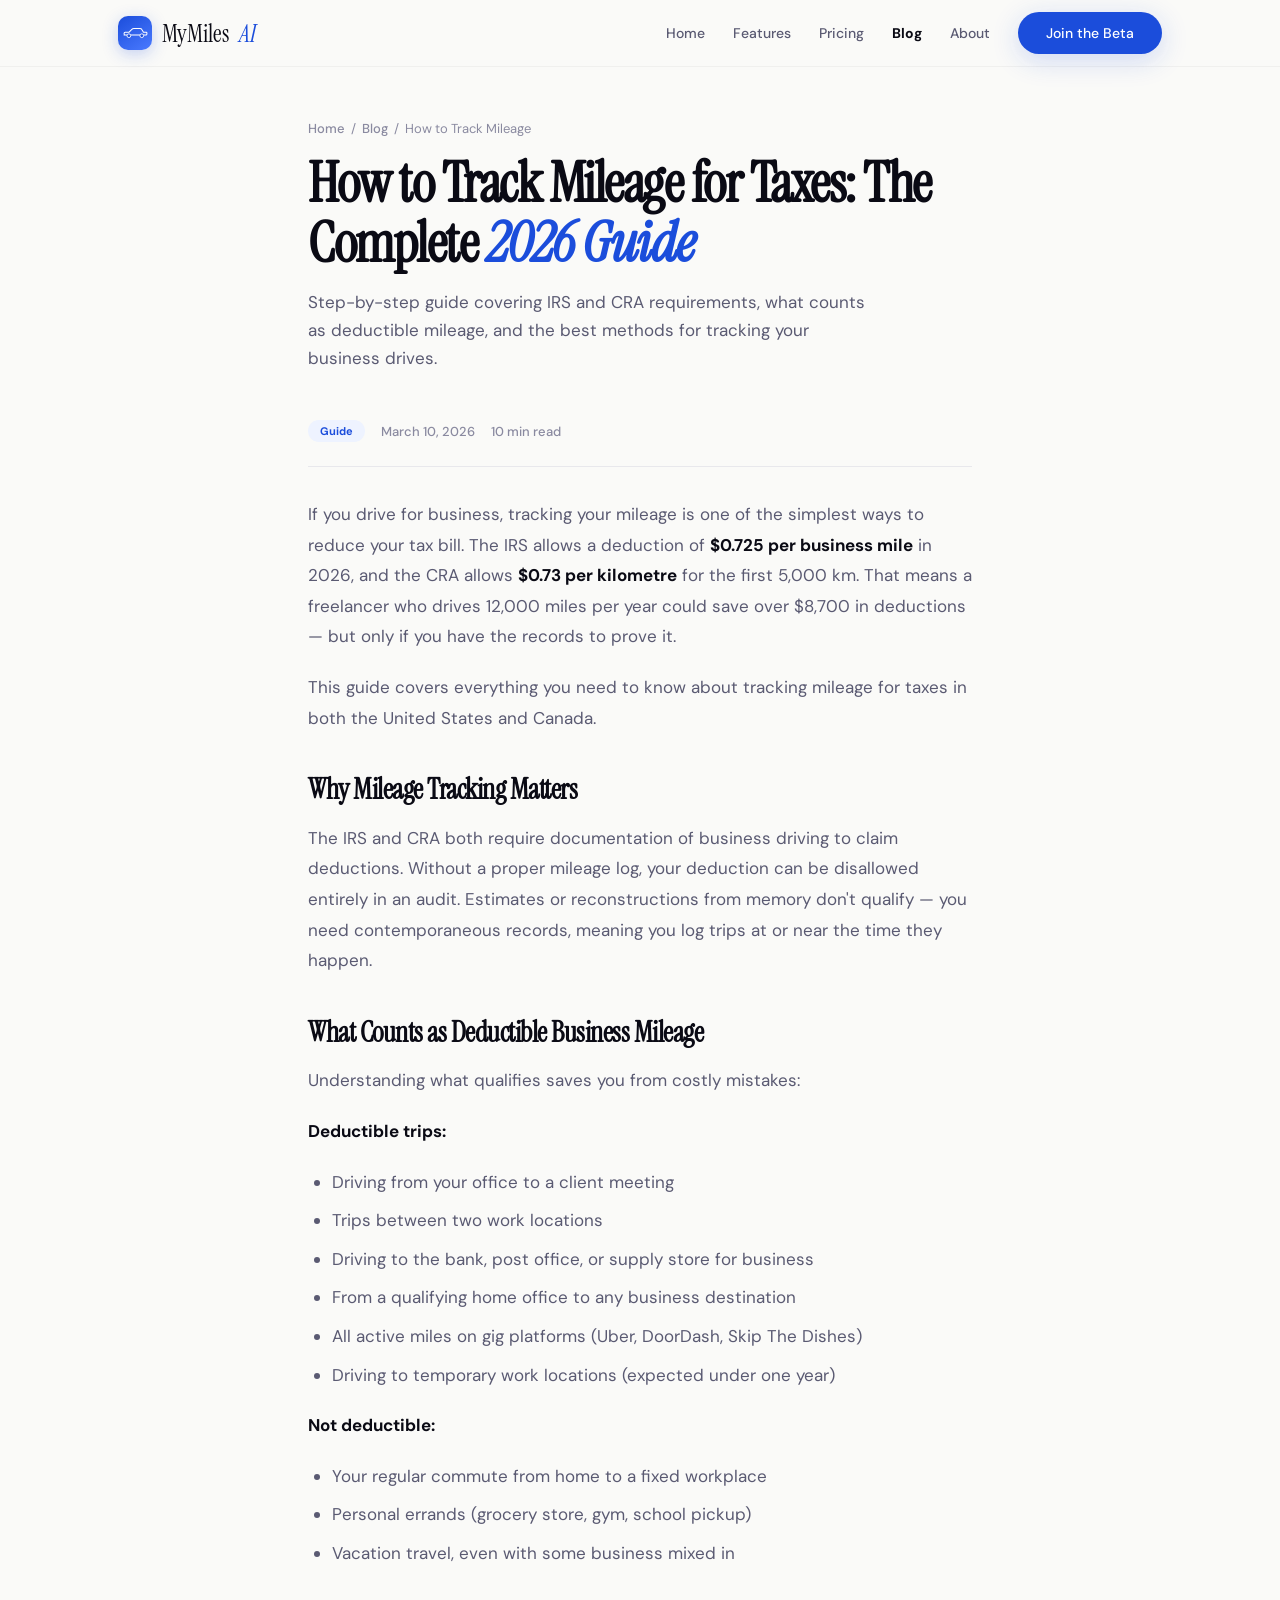
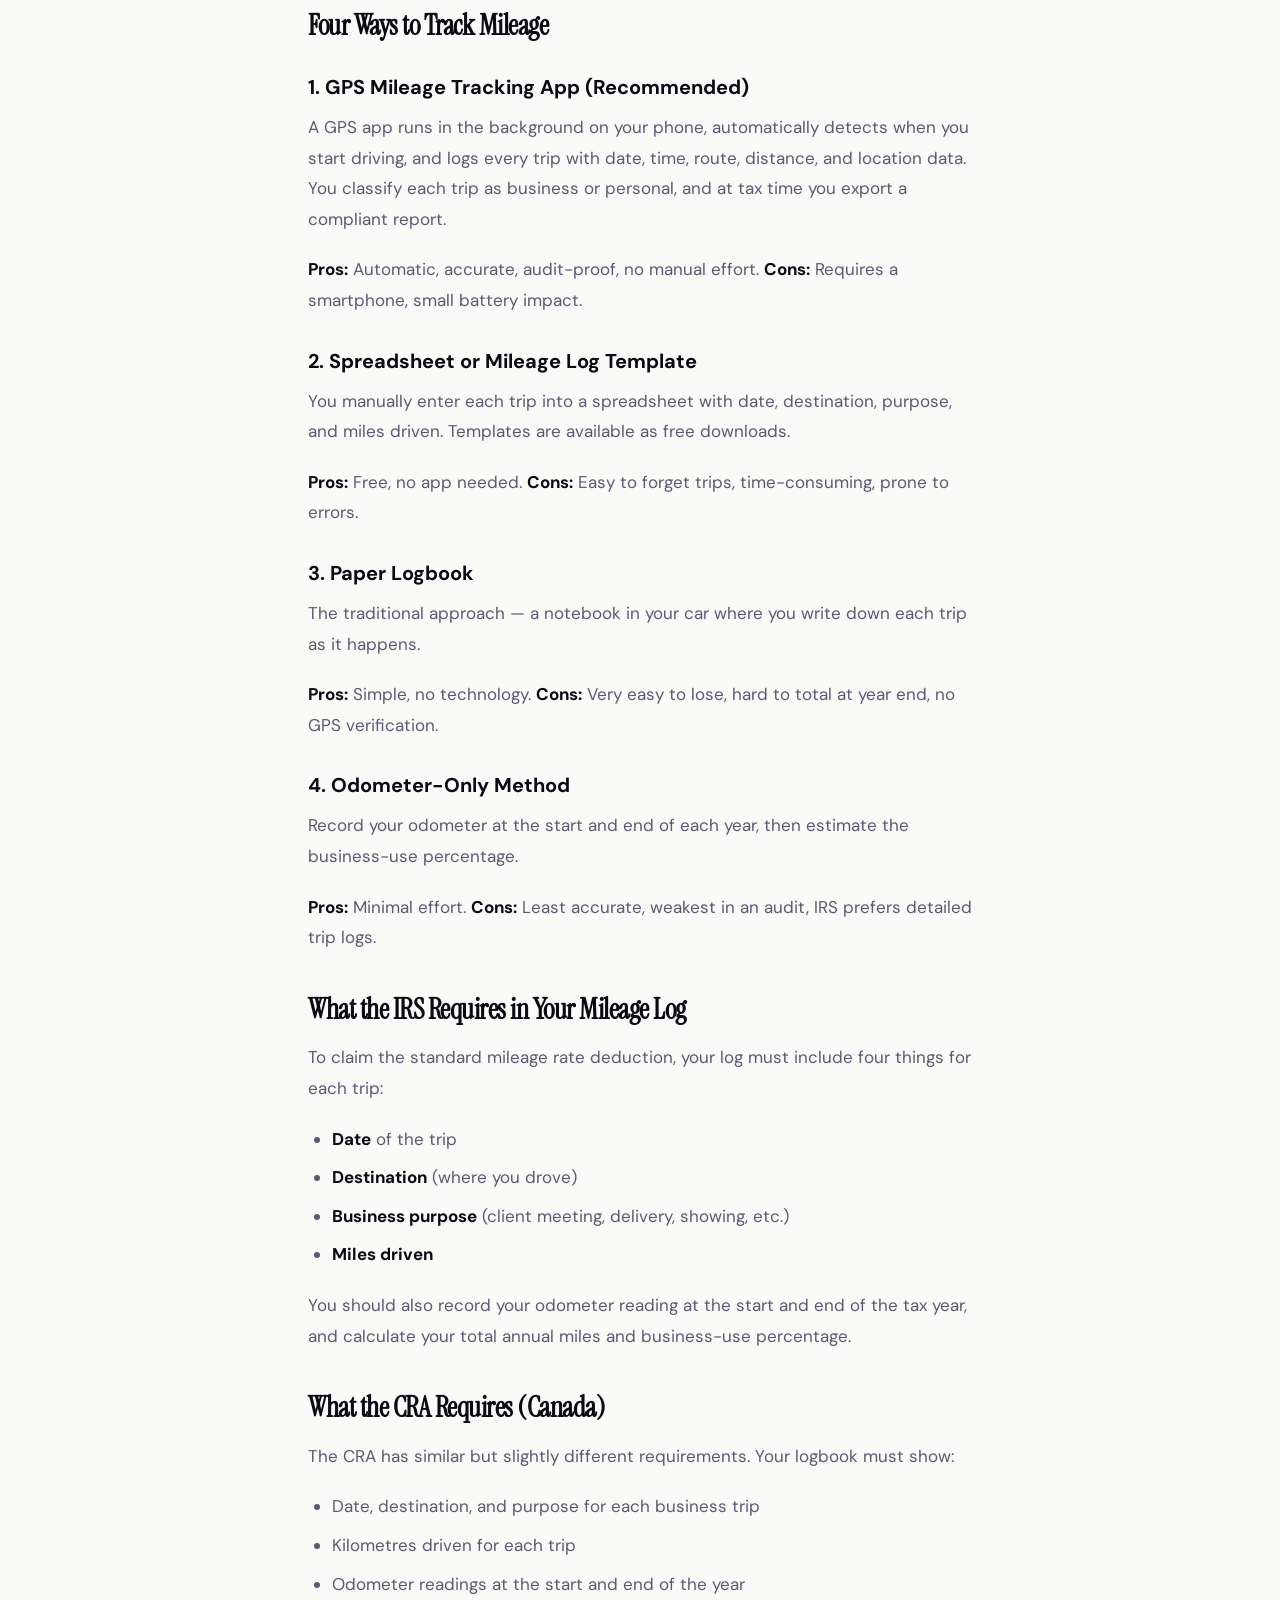
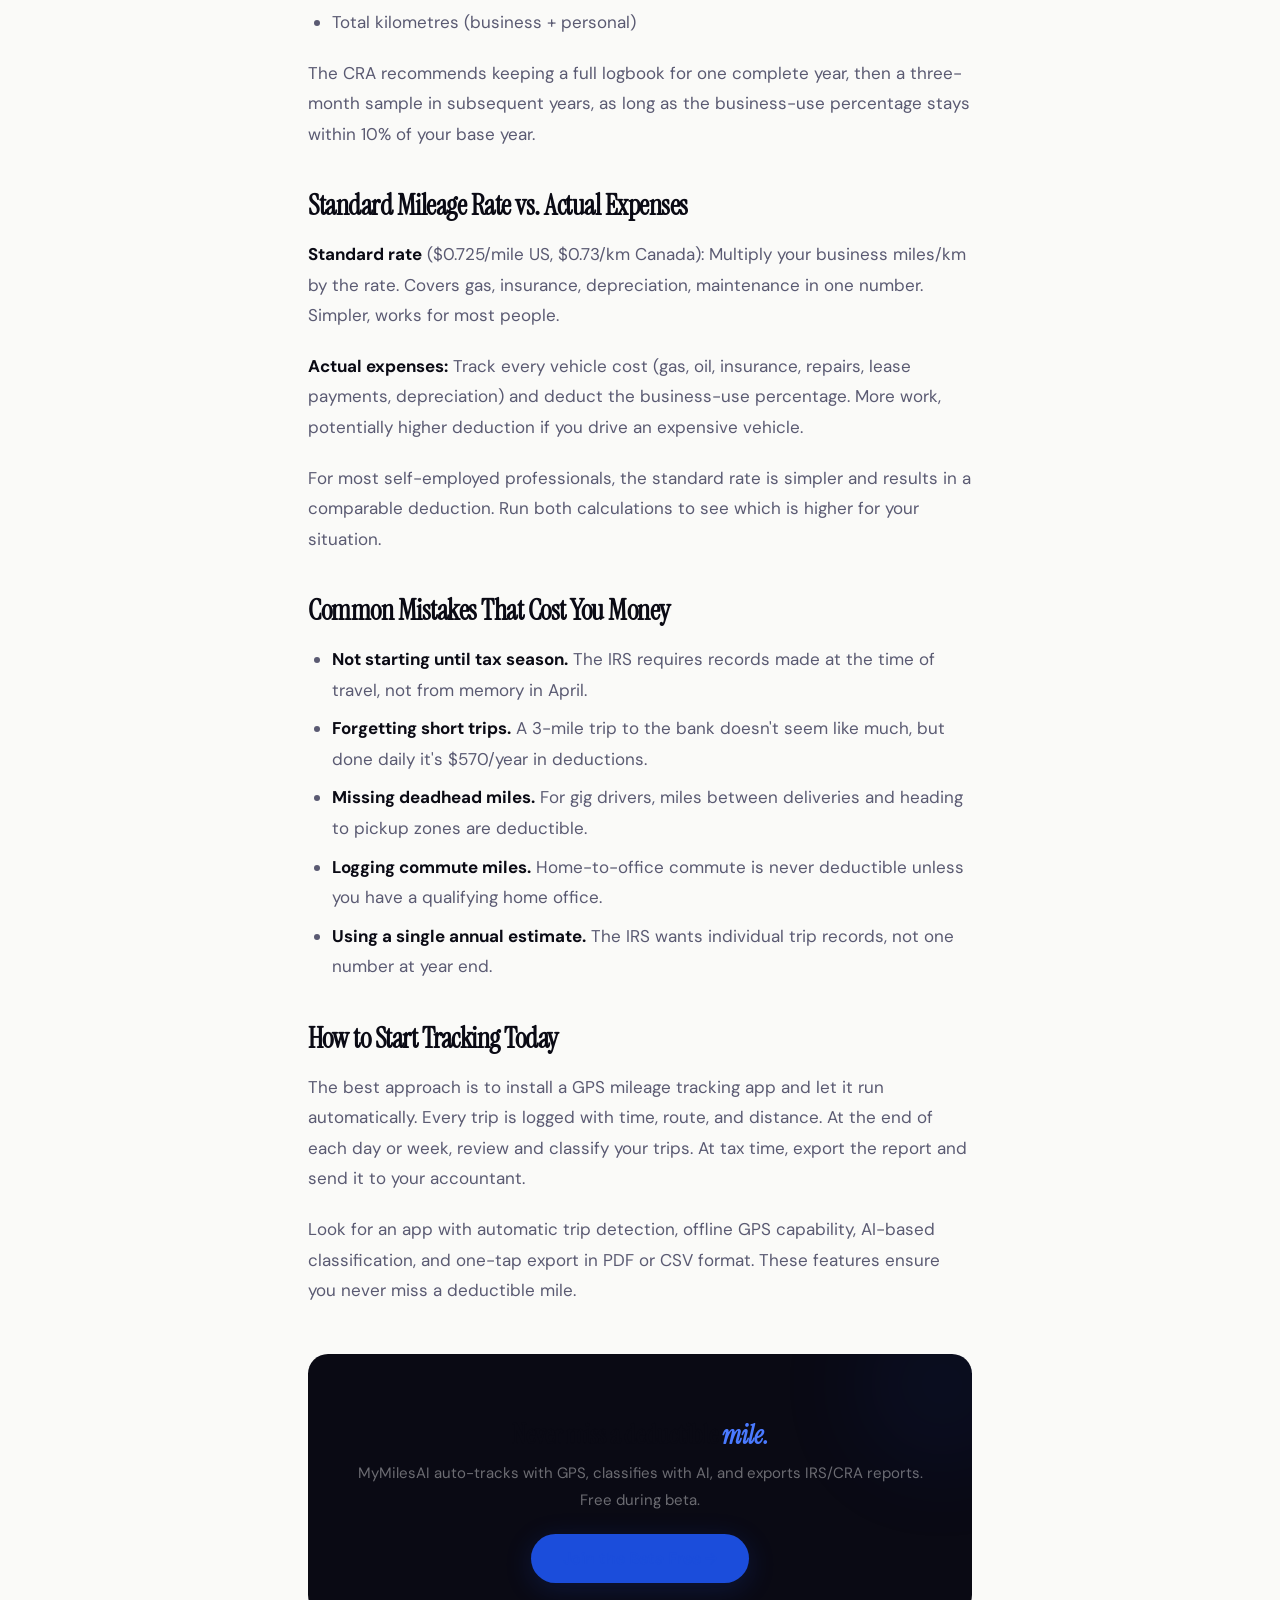
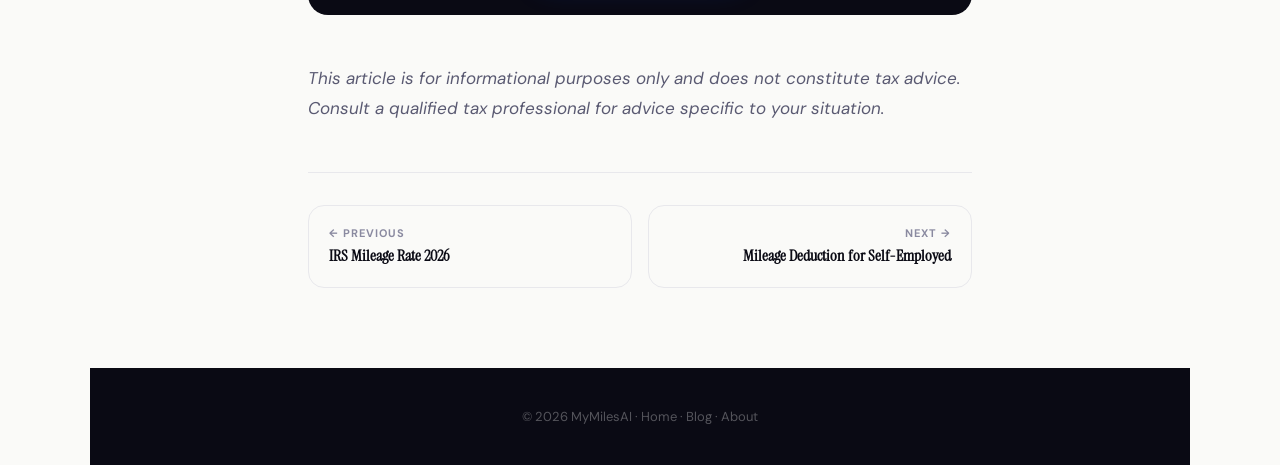
<file: blog/how-to-track-mileage-for-taxes.html>
<!DOCTYPE html>
<html lang="en">
<head>
<meta charset="UTF-8">
<meta name="viewport" content="width=device-width, initial-scale=1.0">
<title>How to Track Mileage for Taxes in 2026: Complete IRS & CRA Guide</title>
<meta name="description" content="Learn how to track business mileage for tax deductions in 2026. IRS and CRA requirements, what counts as deductible, tracking methods compared, and common mistakes.">
<meta name="keywords" content="how to track mileage for taxes, mileage tracking for taxes, business mileage log, IRS mileage log, track miles for tax deduction, mileage tracker for taxes 2026">
<meta name="robots" content="index, follow">
<meta name="author" content="MyMilesAI">
<link rel="canonical" href="https://mymilesai.com/blog/how-to-track-mileage-for-taxes.html">
<meta property="og:title" content="How to Track Mileage for Taxes (2026): Complete Guide">
<meta property="og:description" content="Step-by-step guide to tracking business mileage for IRS and CRA tax deductions.">
<meta property="og:type" content="article">
<meta property="og:url" content="https://mymilesai.com/blog/how-to-track-mileage-for-taxes.html">
<meta property="og:site_name" content="MyMilesAI">
<meta property="article:published_time" content="2026-03-10">
<meta name="twitter:card" content="summary_large_image">
<link rel="preconnect" href="https://fonts.googleapis.com">
<link href="https://fonts.googleapis.com/css2?family=Instrument+Serif:ital@0;1&family=DM+Sans:ital,opsz,wght@0,9..40,300;0,9..40,400;0,9..40,500;0,9..40,600;0,9..40,700;0,9..40,800;1,9..40,400&display=swap" rel="stylesheet">
<style>
:root{--sapphire:#1B4DDB;--sapphire-d:#1340B8;--sapphire-l:#4A7AFF;--sapphire-ul:#EEF3FF;--gold:#C9A96E;--gold-ul:#FBF6ED;--bg:#FAFAF8;--white:#FFF;--dark:#0A0A14;--text:#2A2A3C;--text2:#5A5A72;--text3:#8A8AA0;--border:#E8E8EC;--mint:#00A870;--mint-l:#ECFDF5;--rose:#E0436C;--rose-l:#FFF0F4;--serif:"Instrument Serif",Georgia,serif;--sans:"DM Sans",system-ui,sans-serif;--ease:cubic-bezier(.22,1,.36,1);}
*,*::before,*::after{margin:0;padding:0;box-sizing:border-box;}html{scroll-behavior:smooth;}body{font-family:var(--sans);background:var(--bg);color:var(--text);-webkit-font-smoothing:antialiased;}
.container{max-width:1100px;margin:0 auto;padding:0 28px;}a{color:var(--sapphire);text-decoration:none;}a:hover{text-decoration:underline;}
nav{position:fixed;top:0;left:0;right:0;z-index:1000;padding:12px 0;background:rgba(250,250,248,.92);backdrop-filter:blur(24px) saturate(1.8);border-bottom:1px solid rgba(0,0,0,.04);}
.nav-inner{display:flex;align-items:center;justify-content:space-between;}.nav-logo{display:flex;align-items:center;gap:10px;text-decoration:none;font-family:var(--serif);font-size:24px;color:var(--dark);}.nav-logo:hover{text-decoration:none;}.nav-logo em{font-style:italic;color:var(--sapphire);}
.nav-logo-mark{width:34px;height:34px;border-radius:10px;background:linear-gradient(145deg,var(--sapphire),var(--sapphire-l));display:flex;align-items:center;justify-content:center;box-shadow:0 4px 16px rgba(27,77,219,.25);}
.nav-links{display:flex;align-items:center;gap:28px;}.nav-links a{font-size:14px;font-weight:500;color:var(--text2);text-decoration:none;}.nav-links a:hover{color:var(--dark);text-decoration:none;}.nav-links a.active{color:var(--dark);font-weight:700;}
.btn{display:inline-flex;align-items:center;gap:8px;padding:12px 28px;border-radius:100px;font-family:var(--sans);font-size:14px;font-weight:600;cursor:pointer;text-decoration:none;transition:all .35s var(--ease);border:none;}.btn:hover{text-decoration:none;}
.btn-primary{background:var(--sapphire);color:#fff;box-shadow:0 6px 28px rgba(27,77,219,.2);}.btn-primary:hover{transform:translateY(-2px);box-shadow:0 10px 36px rgba(27,77,219,.25);background:var(--sapphire-d);}
.btn-lg{padding:14px 32px;font-size:16px;}.nav-links a.btn-primary,.nav-links a.btn-primary:hover{color:#fff;}
.mobile-toggle{display:none;background:none;border:none;font-size:24px;cursor:pointer;color:var(--dark);padding:6px;}
.mobile-nav{display:none;position:fixed;inset:0;z-index:9999;background:var(--bg);flex-direction:column;align-items:center;justify-content:center;gap:28px;}.mobile-nav.open{display:flex;}.mobile-nav a{font-family:var(--serif);font-size:28px;color:var(--dark);text-decoration:none;}.mobile-nav-close{position:absolute;top:20px;right:24px;background:none;border:none;font-size:28px;cursor:pointer;}
.page-hero{padding:120px 0 48px;}.page-hero h1{font-family:var(--serif);font-size:clamp(34px,4.5vw,56px);line-height:1.08;letter-spacing:-1.5px;color:var(--dark);margin-bottom:14px;}.page-hero h1 em{font-style:italic;color:var(--sapphire);}.page-hero p{font-size:17px;color:var(--text2);max-width:560px;line-height:1.65;}
.breadcrumb{font-size:13px;color:var(--text3);margin-bottom:16px;display:flex;align-items:center;gap:6px;}.breadcrumb a{color:var(--text3);text-decoration:none;font-weight:500;}.breadcrumb a:hover{color:var(--sapphire);}
.post-content{max-width:720px;margin:0 auto;padding:0 28px 80px;}
.post-meta{display:flex;align-items:center;gap:16px;margin-bottom:32px;padding-bottom:24px;border-bottom:1px solid var(--border);flex-wrap:wrap;}
.post-meta-tag{padding:4px 12px;border-radius:100px;font-size:11px;font-weight:700;}.post-meta-date,.post-meta-read{font-size:13px;color:var(--text3);font-weight:500;}
.post-content h2{font-family:var(--serif);font-size:28px;color:var(--dark);margin:40px 0 16px;letter-spacing:-.5px;line-height:1.2;}
.post-content h3{font-size:20px;font-weight:700;color:var(--dark);margin:32px 0 12px;}
.post-content p{font-size:17px;color:var(--text2);line-height:1.8;margin-bottom:20px;}
.post-content ul,.post-content ol{margin:0 0 20px 24px;font-size:17px;color:var(--text2);line-height:1.8;}.post-content li{margin-bottom:8px;}
.post-content strong{color:var(--dark);}.post-content a{color:var(--sapphire);font-weight:600;}
.post-content blockquote{margin:24px 0;padding:20px 24px;border-left:4px solid var(--sapphire);background:var(--sapphire-ul);border-radius:0 12px 12px 0;font-size:17px;color:var(--text);line-height:1.7;}
.post-content .callout{margin:24px 0;padding:20px 24px;background:var(--gold-ul);border:1px solid rgba(201,169,110,.15);border-radius:12px;font-size:15px;color:var(--text);line-height:1.7;}.post-content .callout strong{color:var(--gold);}
.post-content table{width:100%;border-collapse:collapse;margin:24px 0;font-size:15px;}
.post-content th{background:var(--dark);color:#fff;padding:12px 16px;text-align:left;font-weight:600;font-size:13px;text-transform:uppercase;letter-spacing:.5px;}
.post-content td{padding:12px 16px;border-bottom:1px solid var(--border);}.post-content tr:hover td{background:var(--sapphire-ul);}
.post-cta{margin:48px 0;padding:32px;background:var(--dark);border-radius:20px;text-align:center;color:#fff;position:relative;overflow:hidden;}
.post-cta::before{content:"";position:absolute;top:-30px;right:-30px;width:120px;height:120px;border-radius:50%;background:var(--sapphire);filter:blur(60px);opacity:.15;}
.post-cta h3{font-family:var(--serif);font-size:26px;margin-bottom:8px;position:relative;z-index:1;}.post-cta h3 em{color:var(--sapphire-l);}
.post-cta p{font-size:15px;color:rgba(255,255,255,.4);margin-bottom:20px;position:relative;z-index:1;}
.post-nav{display:grid;grid-template-columns:1fr 1fr;gap:16px;margin-top:48px;padding-top:32px;border-top:1px solid var(--border);}
.post-nav a{padding:20px;border:1px solid var(--border);border-radius:16px;text-decoration:none;transition:all .3s var(--ease);}.post-nav a:hover{border-color:var(--sapphire);background:var(--sapphire-ul);text-decoration:none;}
.post-nav-label{font-size:11px;font-weight:700;color:var(--text3);text-transform:uppercase;letter-spacing:1px;margin-bottom:6px;}.post-nav-title{font-family:var(--serif);font-size:16px;color:var(--dark);line-height:1.3;}
@media(max-width:768px){.nav-links{display:none;}.mobile-toggle{display:block;}.post-nav{grid-template-columns:1fr;}.post-content h2{font-size:24px;}.post-content p{font-size:16px;}}
</style>
<script type="application/ld+json">
{"@context":"https://schema.org","@type":"Article","headline":"How to Track Mileage for Taxes in 2026: Complete IRS & CRA Guide","description":"Step-by-step guide to tracking business mileage for tax deductions in the US and Canada.","datePublished":"2026-03-10","dateModified":"2026-03-21","author":{"@type":"Organization","name":"MyMilesAI","url":"https://mymilesai.com"},"publisher":{"@type":"Organization","name":"MyMilesAI","url":"https://mymilesai.com"},"mainEntityOfPage":"https://mymilesai.com/blog/how-to-track-mileage-for-taxes.html"}
</script>
<script type="application/ld+json">
{"@context":"https://schema.org","@type":"FAQPage","mainEntity":[
{"@type":"Question","name":"What is the easiest way to track mileage for taxes?","acceptedAnswer":{"@type":"Answer","text":"The easiest way is using an automatic GPS mileage tracking app. It detects when you start driving, records the route and distance, and lets you classify trips as business or personal. At tax time you export an IRS-compliant or CRA-compliant report."}},
{"@type":"Question","name":"What records does the IRS require for mileage deductions?","acceptedAnswer":{"@type":"Answer","text":"The IRS requires a contemporaneous mileage log showing the date, destination, business purpose, and miles driven for each trip. Records must be made at or near the time of travel. You should also record odometer readings at the start and end of each year."}},
{"@type":"Question","name":"Can I deduct my commute to work?","acceptedAnswer":{"@type":"Answer","text":"No. Your regular commute from home to your primary workplace is not deductible. However, trips from your workplace to a client site, a second job, or a temporary work location are deductible. If you have a qualifying home office, trips from home to clients may be fully deductible from the first mile."}},
{"@type":"Question","name":"What happens if I don't track my mileage?","acceptedAnswer":{"@type":"Answer","text":"Without a mileage log, the IRS can disallow your entire mileage deduction in an audit. Reconstructing mileage from memory at year-end is not considered contemporaneous record-keeping and is unlikely to hold up under scrutiny."}},
{"@type":"Question","name":"Should I use the standard mileage rate or actual expenses?","acceptedAnswer":{"@type":"Answer","text":"Most self-employed professionals benefit from the standard mileage rate ($0.725/mile for 2026) because it is simpler and often results in a comparable deduction. The actual expense method may be better if you drive an expensive vehicle with high maintenance costs. You must choose the standard rate in the first year a vehicle is used for business."}}
]}
</script>
</head>
<body>
<nav><div class="container nav-inner">
  <a href="../" class="nav-logo"><div class="nav-logo-mark"><svg viewBox="0 0 100 100" fill="none"><g transform="translate(50,50)"><path d="M-32 6h64c2 0 3-1 3-3v-3c0-1-1-2-2-2h-8l-5-8c-1-2-3-3-5-3h-18c-3 0-5 1-7 3l-8 8h-11c-2 0-3 1-3 3v2c0 2 1 3 3 3z" stroke="#fff" stroke-width="3" stroke-linecap="round" stroke-linejoin="round"/><circle cx="-18" cy="8" r="5.5" fill="#1B4DDB" stroke="#fff" stroke-width="2.5"/><circle cx="20" cy="8" r="5.5" fill="#1B4DDB" stroke="#fff" stroke-width="2.5"/></g></svg></div>MyMiles<em>AI</em></a>
  <div class="nav-links"><a href="../">Home</a><a href="../#features">Features</a><a href="../#pricing">Pricing</a><a href="./" class="active">Blog</a><a href="../about.html">About</a><a href="../#cta" class="btn btn-primary">Join the Beta</a></div>
  <button class="mobile-toggle" onclick="document.getElementById('mobileNav').classList.add('open')">&#9776;</button>
</div></nav>
<div class="mobile-nav" id="mobileNav"><button class="mobile-nav-close" onclick="this.parentElement.classList.remove('open')">&#10005;</button><a href="../">Home</a><a href="./">Blog</a><a href="../about.html">About</a><a href="../#cta" class="btn btn-primary">Join the Beta</a></div>

<section class="page-hero"><div class="container" style="max-width:720px;">
  <div class="breadcrumb"><a href="../">Home</a> <span>/</span> <a href="./">Blog</a> <span>/</span> How to Track Mileage</div>
  <h1>How to Track Mileage for Taxes: The Complete <em>2026 Guide</em></h1>
  <p>Step-by-step guide covering IRS and CRA requirements, what counts as deductible mileage, and the best methods for tracking your business drives.</p>
</div></section>

<article class="post-content">
  <div class="post-meta">
    <span class="post-meta-tag" style="background:var(--sapphire-ul);color:var(--sapphire);">Guide</span>
    <span class="post-meta-date">March 10, 2026</span>
    <span class="post-meta-read">10 min read</span>
  </div>

  <p>If you drive for business, tracking your mileage is one of the simplest ways to reduce your tax bill. The IRS allows a deduction of <strong>$0.725 per business mile</strong> in 2026, and the CRA allows <strong>$0.73 per kilometre</strong> for the first 5,000 km. That means a freelancer who drives 12,000 miles per year could save over $8,700 in deductions — but only if you have the records to prove it.</p>

  <p>This guide covers everything you need to know about tracking mileage for taxes in both the United States and Canada.</p>

  <h2>Why Mileage Tracking Matters</h2>
  <p>The IRS and CRA both require documentation of business driving to claim deductions. Without a proper mileage log, your deduction can be disallowed entirely in an audit. Estimates or reconstructions from memory don't qualify — you need contemporaneous records, meaning you log trips at or near the time they happen.</p>

  <h2>What Counts as Deductible Business Mileage</h2>
  <p>Understanding what qualifies saves you from costly mistakes:</p>
  <p><strong>Deductible trips:</strong></p>
  <ul>
    <li>Driving from your office to a client meeting</li>
    <li>Trips between two work locations</li>
    <li>Driving to the bank, post office, or supply store for business</li>
    <li>From a qualifying home office to any business destination</li>
    <li>All active miles on gig platforms (Uber, DoorDash, Skip The Dishes)</li>
    <li>Driving to temporary work locations (expected under one year)</li>
  </ul>
  <p><strong>Not deductible:</strong></p>
  <ul>
    <li>Your regular commute from home to a fixed workplace</li>
    <li>Personal errands (grocery store, gym, school pickup)</li>
    <li>Vacation travel, even with some business mixed in</li>
  </ul>

  <h2>Four Ways to Track Mileage</h2>

  <h3>1. GPS Mileage Tracking App (Recommended)</h3>
  <p>A GPS app runs in the background on your phone, automatically detects when you start driving, and logs every trip with date, time, route, distance, and location data. You classify each trip as business or personal, and at tax time you export a compliant report.</p>
  <p><strong>Pros:</strong> Automatic, accurate, audit-proof, no manual effort. <strong>Cons:</strong> Requires a smartphone, small battery impact.</p>

  <h3>2. Spreadsheet or Mileage Log Template</h3>
  <p>You manually enter each trip into a spreadsheet with date, destination, purpose, and miles driven. Templates are available as free downloads.</p>
  <p><strong>Pros:</strong> Free, no app needed. <strong>Cons:</strong> Easy to forget trips, time-consuming, prone to errors.</p>

  <h3>3. Paper Logbook</h3>
  <p>The traditional approach — a notebook in your car where you write down each trip as it happens.</p>
  <p><strong>Pros:</strong> Simple, no technology. <strong>Cons:</strong> Very easy to lose, hard to total at year end, no GPS verification.</p>

  <h3>4. Odometer-Only Method</h3>
  <p>Record your odometer at the start and end of each year, then estimate the business-use percentage.</p>
  <p><strong>Pros:</strong> Minimal effort. <strong>Cons:</strong> Least accurate, weakest in an audit, IRS prefers detailed trip logs.</p>

  <h2>What the IRS Requires in Your Mileage Log</h2>
  <p>To claim the standard mileage rate deduction, your log must include four things for each trip:</p>
  <ul>
    <li><strong>Date</strong> of the trip</li>
    <li><strong>Destination</strong> (where you drove)</li>
    <li><strong>Business purpose</strong> (client meeting, delivery, showing, etc.)</li>
    <li><strong>Miles driven</strong></li>
  </ul>
  <p>You should also record your odometer reading at the start and end of the tax year, and calculate your total annual miles and business-use percentage.</p>

  <h2>What the CRA Requires (Canada)</h2>
  <p>The CRA has similar but slightly different requirements. Your logbook must show:</p>
  <ul>
    <li>Date, destination, and purpose for each business trip</li>
    <li>Kilometres driven for each trip</li>
    <li>Odometer readings at the start and end of the year</li>
    <li>Total kilometres (business + personal)</li>
  </ul>
  <p>The CRA recommends keeping a full logbook for one complete year, then a three-month sample in subsequent years, as long as the business-use percentage stays within 10% of your base year.</p>

  <h2>Standard Mileage Rate vs. Actual Expenses</h2>
  <p><strong>Standard rate</strong> ($0.725/mile US, $0.73/km Canada): Multiply your business miles/km by the rate. Covers gas, insurance, depreciation, maintenance in one number. Simpler, works for most people.</p>
  <p><strong>Actual expenses:</strong> Track every vehicle cost (gas, oil, insurance, repairs, lease payments, depreciation) and deduct the business-use percentage. More work, potentially higher deduction if you drive an expensive vehicle.</p>
  <p>For most self-employed professionals, the standard rate is simpler and results in a comparable deduction. Run both calculations to see which is higher for your situation.</p>

  <h2>Common Mistakes That Cost You Money</h2>
  <ul>
    <li><strong>Not starting until tax season.</strong> The IRS requires records made at the time of travel, not from memory in April.</li>
    <li><strong>Forgetting short trips.</strong> A 3-mile trip to the bank doesn't seem like much, but done daily it's $570/year in deductions.</li>
    <li><strong>Missing deadhead miles.</strong> For gig drivers, miles between deliveries and heading to pickup zones are deductible.</li>
    <li><strong>Logging commute miles.</strong> Home-to-office commute is never deductible unless you have a qualifying home office.</li>
    <li><strong>Using a single annual estimate.</strong> The IRS wants individual trip records, not one number at year end.</li>
  </ul>

  <h2>How to Start Tracking Today</h2>
  <p>The best approach is to install a GPS mileage tracking app and let it run automatically. Every trip is logged with time, route, and distance. At the end of each day or week, review and classify your trips. At tax time, export the report and send it to your accountant.</p>
  <p>Look for an app with automatic trip detection, offline GPS capability, AI-based classification, and one-tap export in PDF or CSV format. These features ensure you never miss a deductible mile.</p>

  <div class="post-cta">
    <h3>Never miss a deductible <em>mile.</em></h3>
    <p>MyMilesAI auto-tracks with GPS, classifies with AI, and exports IRS/CRA reports. Free during beta.</p>
    <a href="../#cta" class="btn btn-primary btn-lg">Join the Beta Free &rarr;</a>
  </div>

  <p><em>This article is for informational purposes only and does not constitute tax advice. Consult a qualified tax professional for advice specific to your situation.</em></p>

  <div class="post-nav">
    <a href="irs-mileage-rate-2026.html"><div class="post-nav-label">&larr; Previous</div><div class="post-nav-title">IRS Mileage Rate 2026</div></a>
    <a href="mileage-deduction-self-employed.html" style="text-align:right;"><div class="post-nav-label">Next &rarr;</div><div class="post-nav-title">Mileage Deduction for Self-Employed</div></a>
  </div>
</article>

<footer><div class="container" style="text-align:center;padding:40px 0;color:rgba(255,255,255,.3);font-size:13px;background:var(--dark);"><p>&copy; 2026 MyMilesAI &middot; <a href="../" style="color:rgba(255,255,255,.3);">Home</a> &middot; <a href="./" style="color:rgba(255,255,255,.3);">Blog</a> &middot; <a href="../about.html" style="color:rgba(255,255,255,.3);">About</a></p></div></footer>
</body></html>
</file>
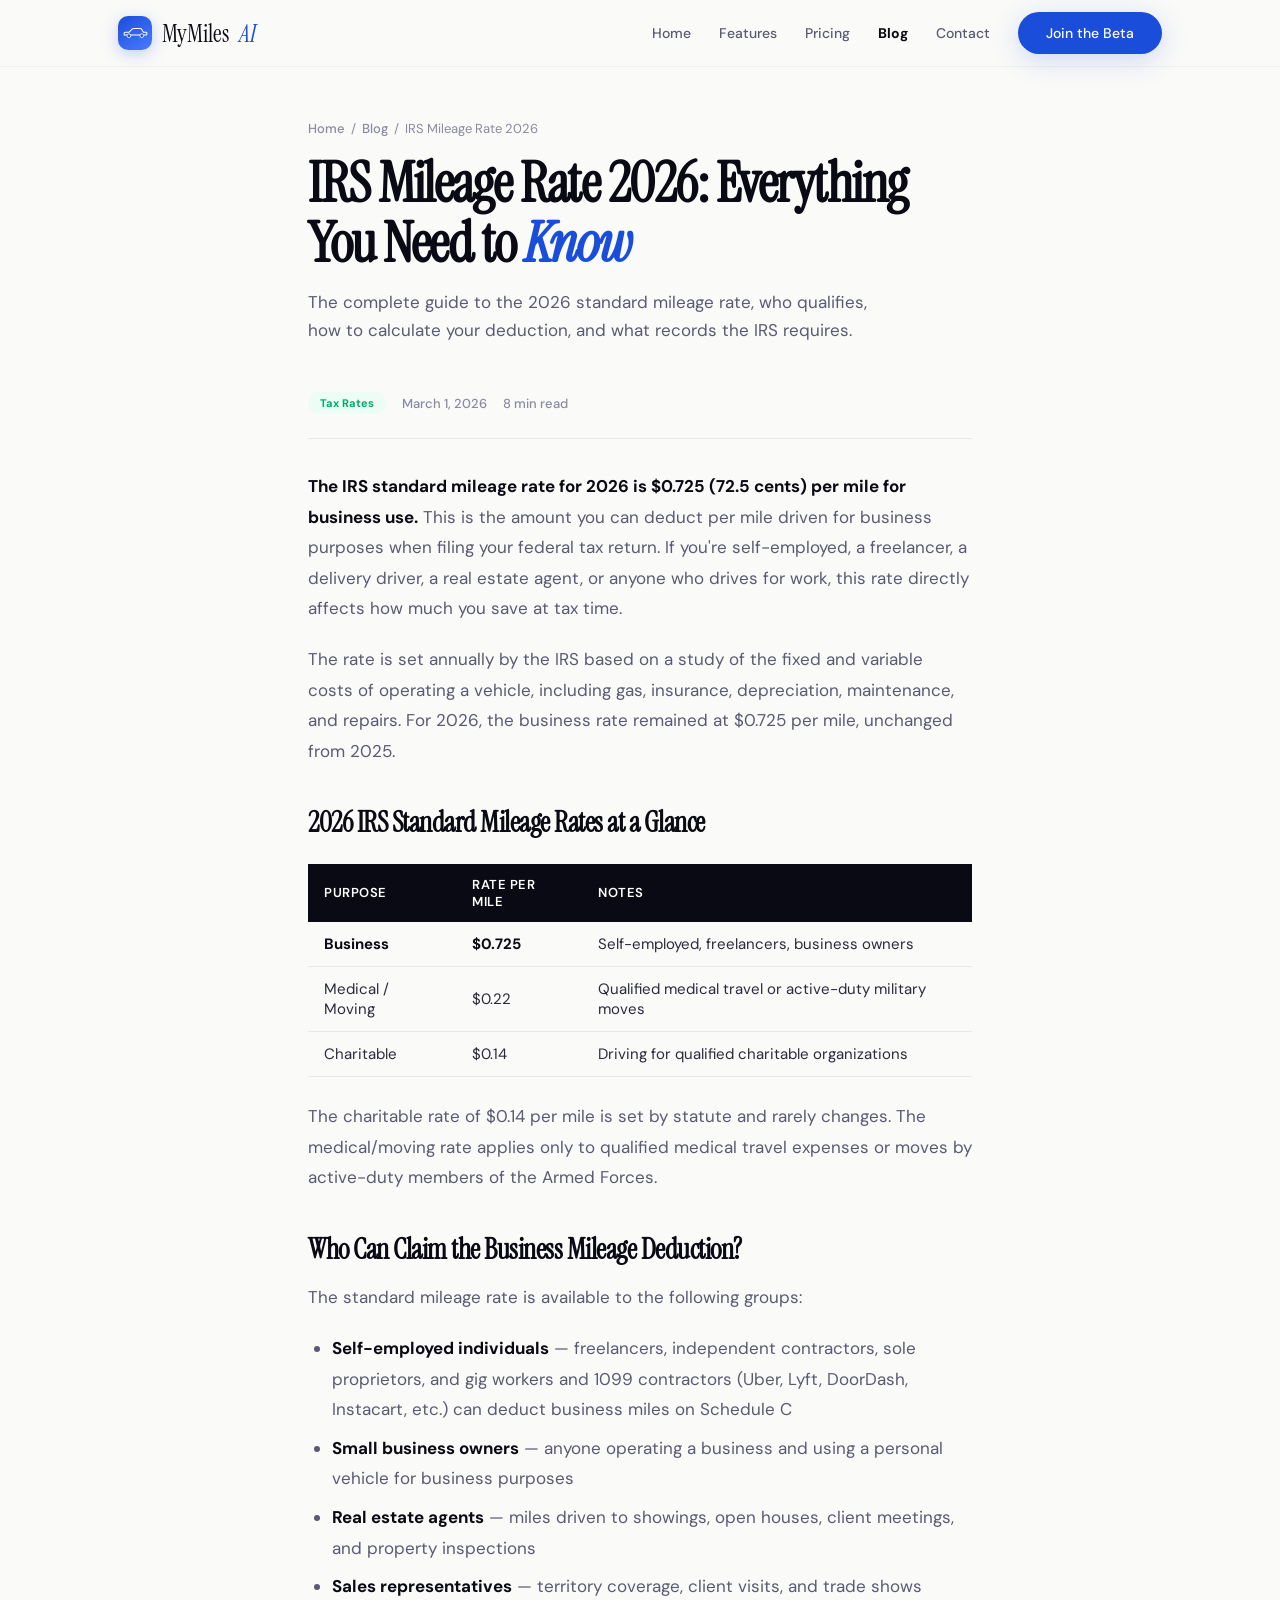
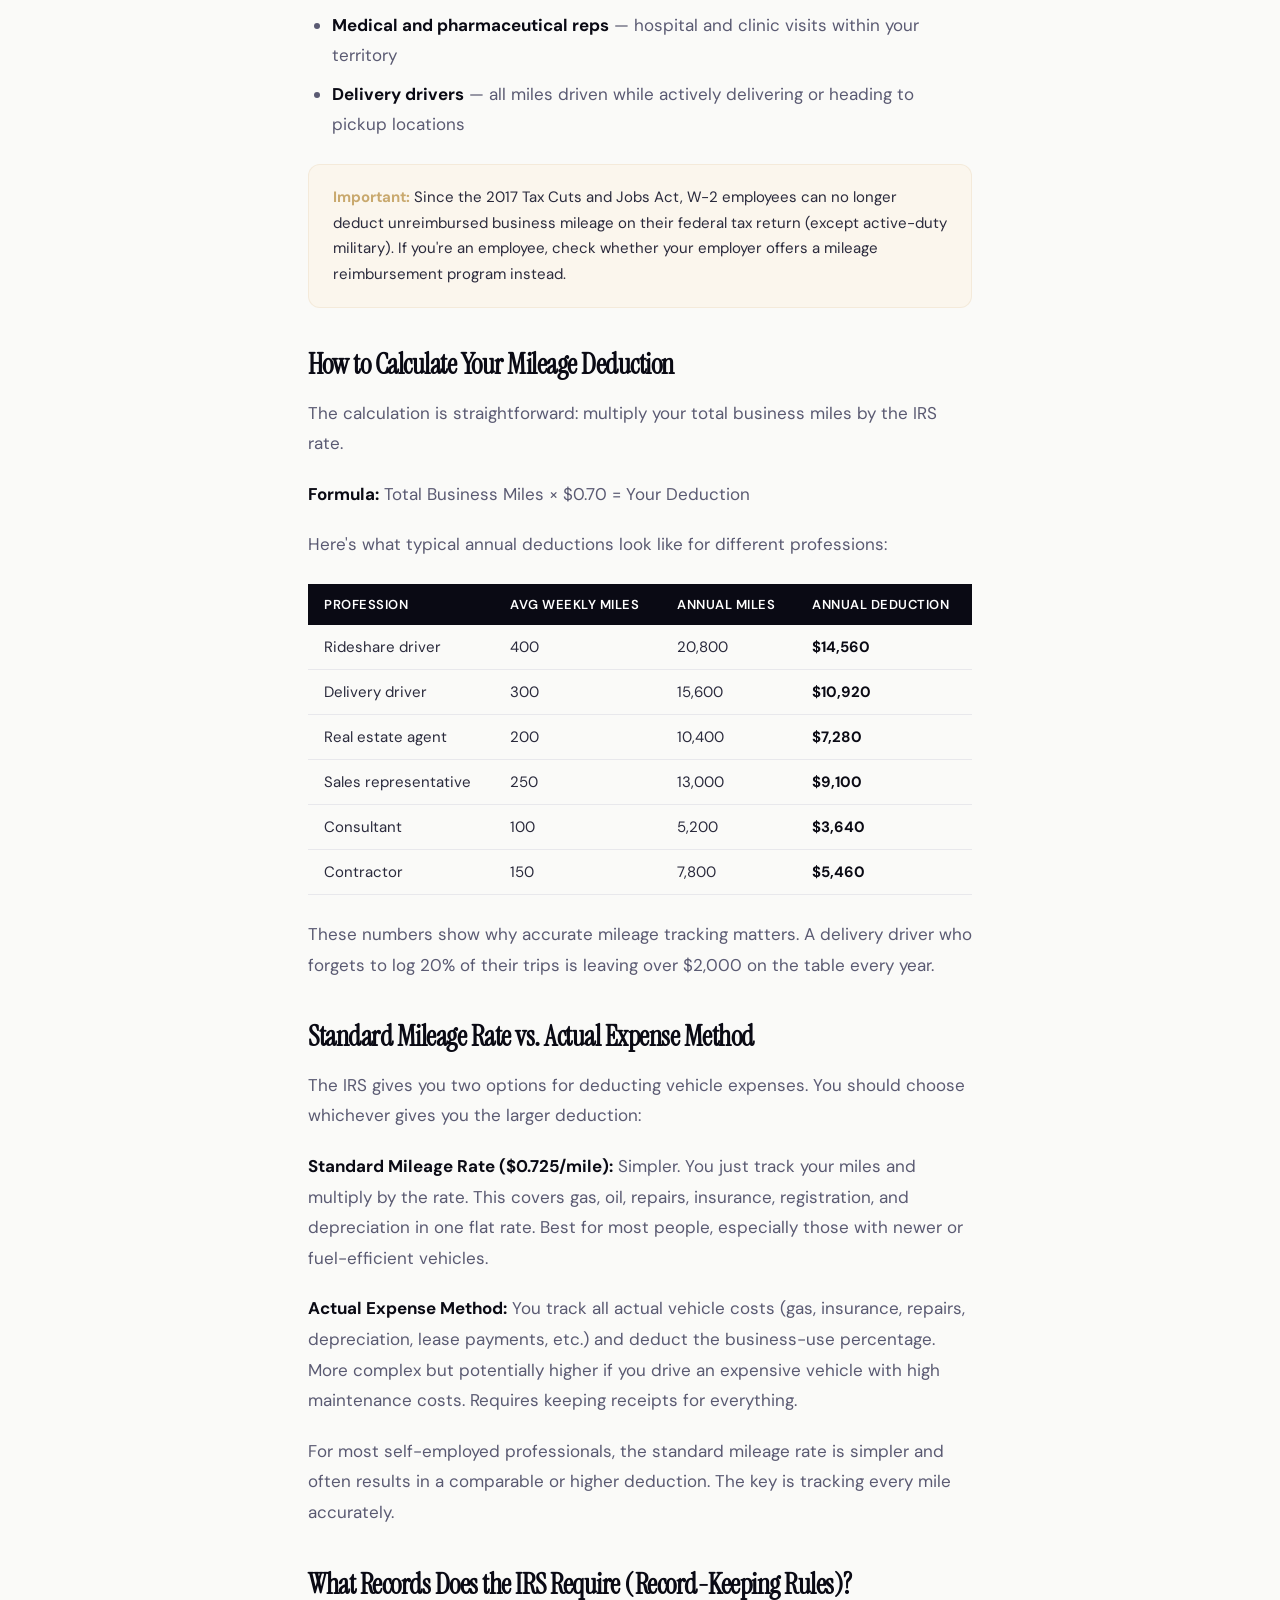
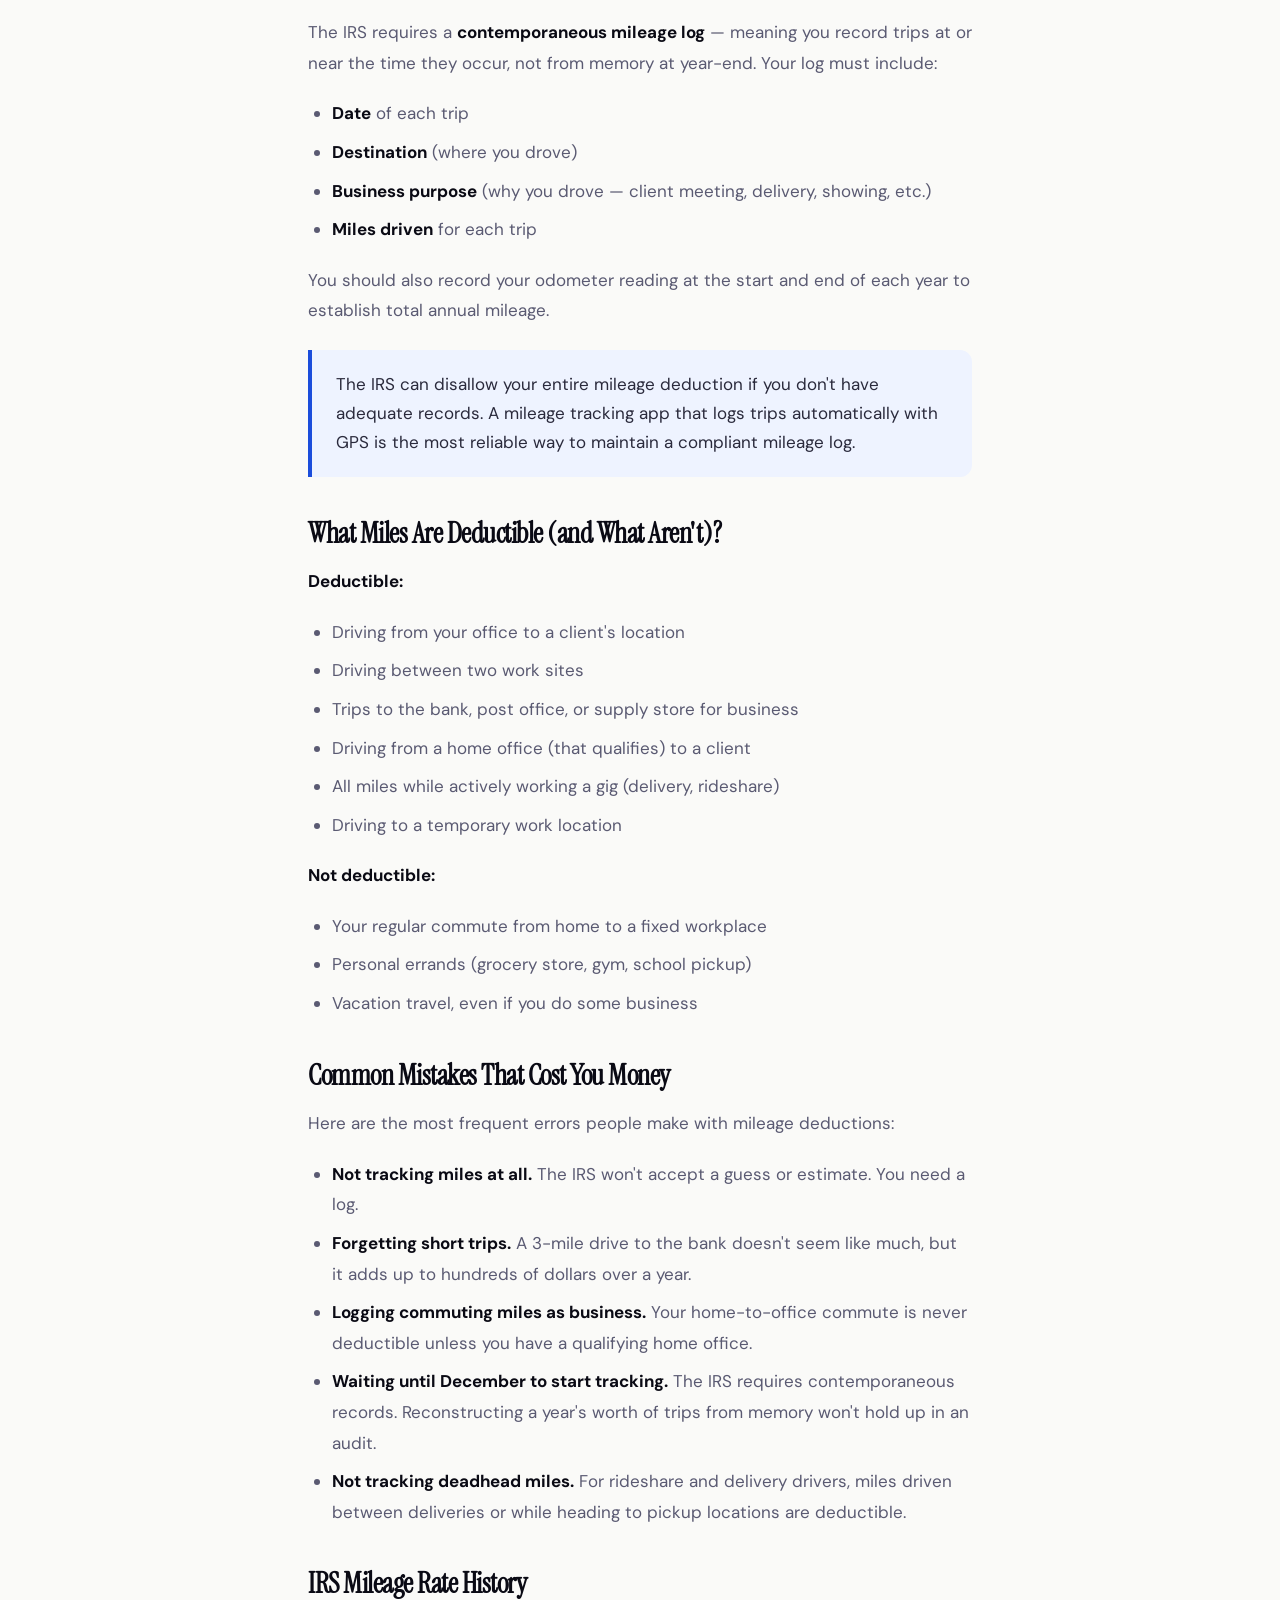
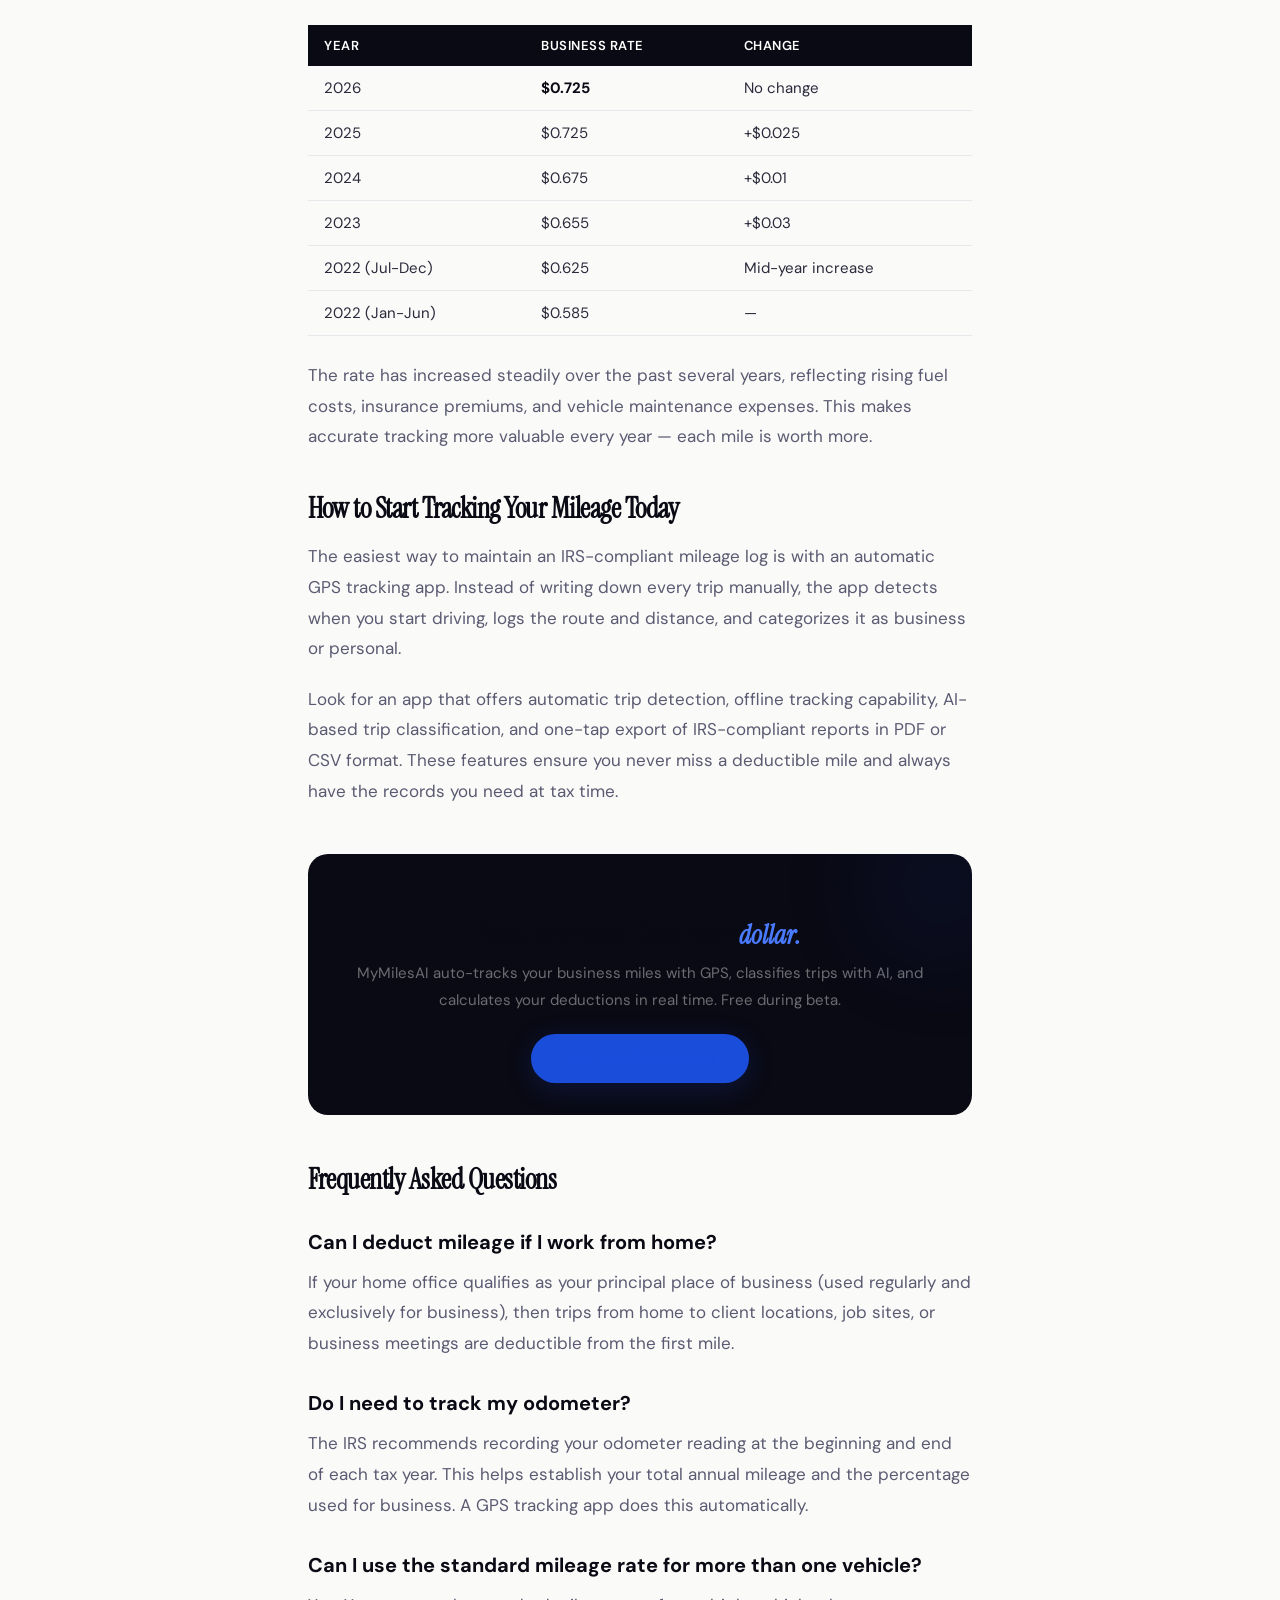
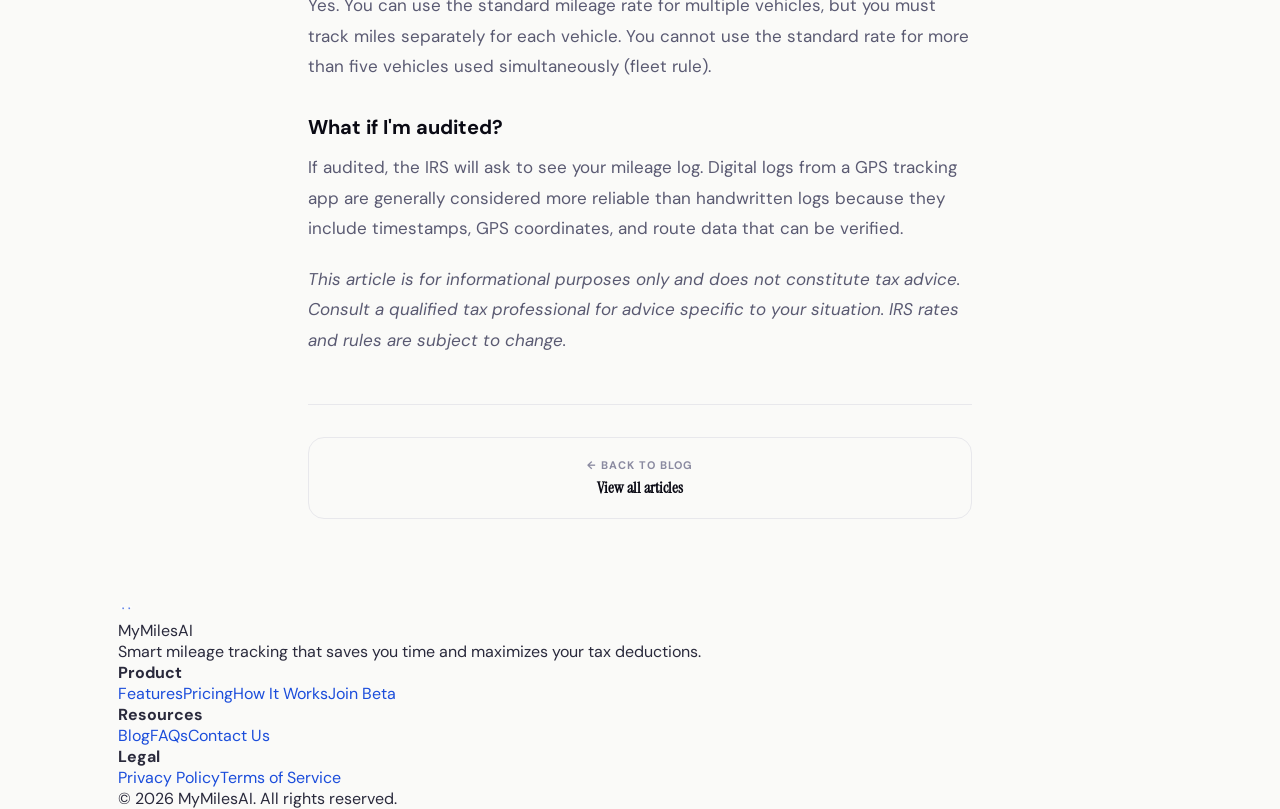
<file: blog/irs-mileage-rate-2026.html>
<!DOCTYPE html>
<html lang="en">
<head>
<meta charset="UTF-8">
<meta name="viewport" content="width=device-width, initial-scale=1.0">
<title>IRS Mileage Rate 2026: Standard Rate, Deduction Rules & Calculator</title>
<meta name="description" content="The 2026 IRS standard mileage rate is $0.725 (72.5 cents) per mile for business use. Learn who qualifies, how to calculate your deduction, record-keeping requirements, and common mistakes to avoid.">
<meta name="keywords" content="IRS mileage rate 2026, standard mileage rate, business mileage deduction, IRS mileage deduction 2026, mileage tax deduction, mileage reimbursement rate">
<meta name="robots" content="index, follow">
<meta name="author" content="MyMilesAI">
<link rel="canonical" href="https://mymilesai.com/blog/irs-mileage-rate-2026.html">
<meta property="og:title" content="IRS Mileage Rate 2026: $0.70/Mile — Complete Guide">
<meta property="og:description" content="Everything you need to know about the 2026 IRS standard mileage rate. Deduction rules, calculator, record-keeping tips.">
<meta property="og:type" content="article">
<meta property="og:url" content="https://mymilesai.com/blog/irs-mileage-rate-2026.html">
<meta property="og:site_name" content="MyMilesAI">
<meta property="article:published_time" content="2026-03-01">
<meta property="article:section" content="Tax Guides">
<meta name="twitter:card" content="summary_large_image">
<meta name="twitter:title" content="IRS Mileage Rate 2026: $0.70/Mile — Complete Guide">
<link rel="preconnect" href="https://fonts.googleapis.com">
<link href="https://fonts.googleapis.com/css2?family=Instrument+Serif:ital@0;1&family=DM+Sans:ital,opsz,wght@0,9..40,300;0,9..40,400;0,9..40,500;0,9..40,600;0,9..40,700;0,9..40,800;1,9..40,400&display=swap" rel="stylesheet">
<style>
:root{--sapphire:#1B4DDB;--sapphire-d:#1340B8;--sapphire-l:#4A7AFF;--sapphire-ul:#EEF3FF;--gold:#C9A96E;--gold-ul:#FBF6ED;--bg:#FAFAF8;--white:#FFF;--dark:#0A0A14;--text:#2A2A3C;--text2:#5A5A72;--text3:#8A8AA0;--border:#E8E8EC;--mint:#00A870;--mint-l:#ECFDF5;--rose:#E0436C;--rose-l:#FFF0F4;--serif:"Instrument Serif",Georgia,serif;--sans:"DM Sans",system-ui,sans-serif;--ease:cubic-bezier(.22,1,.36,1);}
*,*::before,*::after{margin:0;padding:0;box-sizing:border-box;}html{scroll-behavior:smooth;}body{font-family:var(--sans);background:var(--bg);color:var(--text);-webkit-font-smoothing:antialiased;}
.container{max-width:1100px;margin:0 auto;padding:0 28px;}a{color:var(--sapphire);text-decoration:none;}a:hover{text-decoration:underline;}
nav{position:fixed;top:0;left:0;right:0;z-index:1000;padding:12px 0;background:rgba(250,250,248,.92);backdrop-filter:blur(24px) saturate(1.8);border-bottom:1px solid rgba(0,0,0,.04);}
.nav-inner{display:flex;align-items:center;justify-content:space-between;}.nav-logo{display:flex;align-items:center;gap:10px;text-decoration:none;font-family:var(--serif);font-size:24px;color:var(--dark);}.nav-logo:hover{text-decoration:none;}.nav-logo em{font-style:italic;color:var(--sapphire);}
.nav-logo-mark{width:34px;height:34px;border-radius:10px;background:linear-gradient(145deg,var(--sapphire),var(--sapphire-l));display:flex;align-items:center;justify-content:center;box-shadow:0 4px 16px rgba(27,77,219,.25);}
.nav-links{display:flex;align-items:center;gap:28px;}.nav-links a{font-size:14px;font-weight:500;color:var(--text2);text-decoration:none;}.nav-links a:hover{color:var(--dark);text-decoration:none;}.nav-links a.active{color:var(--dark);font-weight:700;}
.btn{display:inline-flex;align-items:center;gap:8px;padding:12px 28px;border-radius:100px;font-family:var(--sans);font-size:14px;font-weight:600;cursor:pointer;text-decoration:none;transition:all .35s var(--ease);border:none;}.btn:hover{text-decoration:none;}
.btn-primary{background:var(--sapphire);color:#fff;box-shadow:0 6px 28px rgba(27,77,219,.2);}.btn-primary:hover{transform:translateY(-2px);box-shadow:0 10px 36px rgba(27,77,219,.25);background:var(--sapphire-d);}
.btn-lg{padding:14px 32px;font-size:16px;}.nav-links a.btn-primary,.nav-links a.btn-primary:hover{color:#fff;}
.mobile-toggle{display:none;background:none;border:none;font-size:24px;cursor:pointer;color:var(--dark);padding:6px;}
.mobile-nav{display:none;position:fixed;inset:0;z-index:9999;background:var(--bg);flex-direction:column;align-items:center;justify-content:center;gap:28px;}.mobile-nav.open{display:flex;}.mobile-nav a{font-family:var(--serif);font-size:28px;color:var(--dark);text-decoration:none;}.mobile-nav-close{position:absolute;top:20px;right:24px;background:none;border:none;font-size:28px;cursor:pointer;}
.page-hero{padding:120px 0 48px;}.page-hero h1{font-family:var(--serif);font-size:clamp(34px,4.5vw,56px);line-height:1.08;letter-spacing:-1.5px;color:var(--dark);margin-bottom:14px;}.page-hero h1 em{font-style:italic;color:var(--sapphire);}.page-hero p{font-size:17px;color:var(--text2);max-width:560px;line-height:1.65;}
.breadcrumb{font-size:13px;color:var(--text3);margin-bottom:16px;display:flex;align-items:center;gap:6px;}.breadcrumb a{color:var(--text3);text-decoration:none;font-weight:500;}.breadcrumb a:hover{color:var(--sapphire);}
.post-content{max-width:720px;margin:0 auto;padding:0 28px 80px;}
.post-meta{display:flex;align-items:center;gap:16px;margin-bottom:32px;padding-bottom:24px;border-bottom:1px solid var(--border);flex-wrap:wrap;}
.post-meta-tag{padding:4px 12px;border-radius:100px;font-size:11px;font-weight:700;}.post-meta-date,.post-meta-read{font-size:13px;color:var(--text3);font-weight:500;}
.post-content h2{font-family:var(--serif);font-size:28px;color:var(--dark);margin:40px 0 16px;letter-spacing:-.5px;line-height:1.2;}
.post-content h3{font-size:20px;font-weight:700;color:var(--dark);margin:32px 0 12px;}
.post-content p{font-size:17px;color:var(--text2);line-height:1.8;margin-bottom:20px;}
.post-content ul,.post-content ol{margin:0 0 20px 24px;font-size:17px;color:var(--text2);line-height:1.8;}.post-content li{margin-bottom:8px;}
.post-content strong{color:var(--dark);}.post-content a{color:var(--sapphire);font-weight:600;}
.post-content blockquote{margin:24px 0;padding:20px 24px;border-left:4px solid var(--sapphire);background:var(--sapphire-ul);border-radius:0 12px 12px 0;font-size:17px;color:var(--text);line-height:1.7;}
.post-content .callout{margin:24px 0;padding:20px 24px;background:var(--gold-ul);border:1px solid rgba(201,169,110,.15);border-radius:12px;font-size:15px;color:var(--text);line-height:1.7;}.post-content .callout strong{color:var(--gold);}
.post-content table{width:100%;border-collapse:collapse;margin:24px 0;font-size:15px;}
.post-content th{background:var(--dark);color:#fff;padding:12px 16px;text-align:left;font-weight:600;font-size:13px;text-transform:uppercase;letter-spacing:.5px;}
.post-content td{padding:12px 16px;border-bottom:1px solid var(--border);}.post-content tr:hover td{background:var(--sapphire-ul);}
.post-cta{margin:48px 0;padding:32px;background:var(--dark);border-radius:20px;text-align:center;color:#fff;position:relative;overflow:hidden;}
.post-cta::before{content:"";position:absolute;top:-30px;right:-30px;width:120px;height:120px;border-radius:50%;background:var(--sapphire);filter:blur(60px);opacity:.15;}
.post-cta h3{font-family:var(--serif);font-size:26px;margin-bottom:8px;position:relative;z-index:1;}.post-cta h3 em{color:var(--sapphire-l);}
.post-cta p{font-size:15px;color:rgba(255,255,255,.4);margin-bottom:20px;position:relative;z-index:1;}
.post-nav{display:grid;grid-template-columns:1fr 1fr;gap:16px;margin-top:48px;padding-top:32px;border-top:1px solid var(--border);}
.post-nav a{padding:20px;border:1px solid var(--border);border-radius:16px;text-decoration:none;transition:all .3s var(--ease);}.post-nav a:hover{border-color:var(--sapphire);background:var(--sapphire-ul);text-decoration:none;}
.post-nav-label{font-size:11px;font-weight:700;color:var(--text3);text-transform:uppercase;letter-spacing:1px;margin-bottom:6px;}.post-nav-title{font-family:var(--serif);font-size:16px;color:var(--dark);line-height:1.3;}
@media(max-width:768px){.nav-links{display:none;}.mobile-toggle{display:block;}.post-nav{grid-template-columns:1fr;}.post-content h2{font-size:24px;}.post-content p{font-size:16px;}}
</style>

<!-- Article Structured Data -->
<script type="application/ld+json">
{
  "@context": "https://schema.org",
  "@type": "Article",
  "headline": "IRS Mileage Rate 2026: Standard Rate, Deduction Rules & Calculator",
  "description": "The 2026 IRS standard mileage rate is $0.725 (72.5 cents) per mile for business use. Complete guide with calculator, eligibility rules, and record-keeping requirements.",
  "datePublished": "2026-03-01",
  "dateModified": "2026-03-12",
  "author": {"@type": "Organization", "name": "MyMilesAI", "url": "https://mymilesai.com"},
  "publisher": {"@type": "Organization", "name": "MyMilesAI", "url": "https://mymilesai.com"},
  "mainEntityOfPage": "https://mymilesai.com/blog/irs-mileage-rate-2026.html"
}
</script>

<!-- FAQ Structured Data (AEO) -->
<script type="application/ld+json">
{
  "@context": "https://schema.org",
  "@type": "FAQPage",
  "mainEntity": [
    {"@type":"Question","name":"What is the IRS standard mileage rate for 2026?","acceptedAnswer":{"@type":"Answer","text":"The IRS standard mileage rate for 2026 is $0.725 (72.5 cents) per mile for business use, $0.22 per mile for medical/moving purposes, and $0.14 per mile for charitable driving."}},
    {"@type":"Question","name":"How do I calculate my mileage deduction?","acceptedAnswer":{"@type":"Answer","text":"Multiply your total business miles by the IRS rate ($0.70 for 2026). For example, 10,000 business miles x $0.70 = $7,000 deduction. You can claim this on Schedule C (self-employed) or as an employee expense if your employer doesn't reimburse."}},
    {"@type":"Question","name":"What records do I need for an IRS mileage deduction?","acceptedAnswer":{"@type":"Answer","text":"The IRS requires a contemporaneous log with: date of each trip, destination, business purpose, and miles driven. You should record trips at or near the time of travel. A mileage tracking app like MyMilesAI automates this record-keeping."}},
    {"@type":"Question","name":"Can I use the standard mileage rate for a leased car?","acceptedAnswer":{"@type":"Answer","text":"Yes, you can use the standard mileage rate for a leased vehicle. However, you must use it for the entire lease period if you choose this method. You cannot switch between the standard mileage rate and the actual expense method for a leased car."}},
    {"@type":"Question","name":"Is commuting mileage tax deductible?","acceptedAnswer":{"@type":"Answer","text":"No. Your regular commute from home to your primary workplace is not deductible. However, trips from your workplace to a client site, a second job, or a temporary work location are deductible. If you have a qualifying home office, trips from home to client locations may be fully deductible."}}
  ]
}
</script>
</head>
<body>

<!-- NAV -->
<nav>
<div class="container nav-inner">
  <a href="../" class="nav-logo"><div class="nav-logo-mark"><svg viewBox="0 0 100 100" fill="none"><g transform="translate(50,50)"><path d="M-32 6h64c2 0 3-1 3-3v-3c0-1-1-2-2-2h-8l-5-8c-1-2-3-3-5-3h-18c-3 0-5 1-7 3l-8 8h-11c-2 0-3 1-3 3v2c0 2 1 3 3 3z" stroke="#fff" stroke-width="3" stroke-linecap="round" stroke-linejoin="round"/><circle cx="-18" cy="8" r="5.5" fill="#1B4DDB" stroke="#fff" stroke-width="2.5"/><circle cx="20" cy="8" r="5.5" fill="#1B4DDB" stroke="#fff" stroke-width="2.5"/></g></svg></div>MyMiles<em>AI</em></a>
  <div class="nav-links">
    <a href="../">Home</a>
    <a href="../#features">Features</a>
    <a href="../#pricing">Pricing</a>
    <a href="./" class="active">Blog</a>
    <a href="../#contact">Contact</a>
    <a href="../#cta" class="btn btn-primary">Join the Beta</a>
  </div>
  <button class="mobile-toggle" onclick="document.getElementById('mobileNav').classList.add('open')">&#9776;</button>
</div>
</nav>
<div class="mobile-nav" id="mobileNav">
  <button class="mobile-nav-close" onclick="this.parentElement.classList.remove('open')">&#10005;</button>
  <a href="../">Home</a>
  <a href="../#features">Features</a>
  <a href="../#pricing">Pricing</a>
  <a href="./">Blog</a>
  <a href="../#contact">Contact</a>
  <a href="../#cta" class="btn btn-primary">Join the Beta</a>
</div>

<!-- POST HEADER -->
<section class="page-hero">
<div class="container" style="max-width:720px;">
  <div class="breadcrumb"><a href="../">Home</a> <span>/</span> <a href="./">Blog</a> <span>/</span> IRS Mileage Rate 2026</div>
  <h1>IRS Mileage Rate 2026: Everything You Need to <em>Know</em></h1>
  <p>The complete guide to the 2026 standard mileage rate, who qualifies, how to calculate your deduction, and what records the IRS requires.</p>
</div>
</section>

<!-- POST CONTENT -->
<article class="post-content">
  <div class="post-meta">
    <span class="post-meta-tag" style="background:var(--mint-l);color:var(--mint);">Tax Rates</span>
    <span class="post-meta-date">March 1, 2026</span>
    <span class="post-meta-read">8 min read</span>
  </div>

  <p><strong>The IRS standard mileage rate for 2026 is $0.725 (72.5 cents) per mile for business use.</strong> This is the amount you can deduct per mile driven for business purposes when filing your federal tax return. If you're self-employed, a freelancer, a delivery driver, a real estate agent, or anyone who drives for work, this rate directly affects how much you save at tax time.</p>

  <p>The rate is set annually by the IRS based on a study of the fixed and variable costs of operating a vehicle, including gas, insurance, depreciation, maintenance, and repairs. For 2026, the business rate remained at $0.725 per mile, unchanged from 2025.</p>

  <h2>2026 IRS Standard Mileage Rates at a Glance</h2>

  <table>
    <thead>
      <tr><th>Purpose</th><th>Rate Per Mile</th><th>Notes</th></tr>
    </thead>
    <tbody>
      <tr><td><strong>Business</strong></td><td><strong>$0.725</strong></td><td>Self-employed, freelancers, business owners</td></tr>
      <tr><td>Medical / Moving</td><td>$0.22</td><td>Qualified medical travel or active-duty military moves</td></tr>
      <tr><td>Charitable</td><td>$0.14</td><td>Driving for qualified charitable organizations</td></tr>
    </tbody>
  </table>

  <p>The charitable rate of $0.14 per mile is set by statute and rarely changes. The medical/moving rate applies only to qualified medical travel expenses or moves by active-duty members of the Armed Forces.</p>

  <h2>Who Can Claim the Business Mileage Deduction?</h2>

  <p>The standard mileage rate is available to the following groups:</p>

  <ul>
    <li><strong>Self-employed individuals</strong> — freelancers, independent contractors, sole proprietors, and gig workers and 1099 contractors (Uber, Lyft, DoorDash, Instacart, etc.) can deduct business miles on Schedule C</li>
    <li><strong>Small business owners</strong> — anyone operating a business and using a personal vehicle for business purposes</li>
    <li><strong>Real estate agents</strong> — miles driven to showings, open houses, client meetings, and property inspections</li>
    <li><strong>Sales representatives</strong> — territory coverage, client visits, and trade shows</li>
    <li><strong>Medical and pharmaceutical reps</strong> — hospital and clinic visits within your territory</li>
    <li><strong>Delivery drivers</strong> — all miles driven while actively delivering or heading to pickup locations</li>
  </ul>

  <div class="callout">
    <strong>Important:</strong> Since the 2017 Tax Cuts and Jobs Act, W-2 employees can no longer deduct unreimbursed business mileage on their federal tax return (except active-duty military). If you're an employee, check whether your employer offers a mileage reimbursement program instead.
  </div>

  <h2>How to Calculate Your Mileage Deduction</h2>

  <p>The calculation is straightforward: multiply your total business miles by the IRS rate.</p>

  <p><strong>Formula:</strong> Total Business Miles &times; $0.70 = Your Deduction</p>

  <p>Here's what typical annual deductions look like for different professions:</p>

  <table>
    <thead>
      <tr><th>Profession</th><th>Avg Weekly Miles</th><th>Annual Miles</th><th>Annual Deduction</th></tr>
    </thead>
    <tbody>
      <tr><td>Rideshare driver</td><td>400</td><td>20,800</td><td><strong>$14,560</strong></td></tr>
      <tr><td>Delivery driver</td><td>300</td><td>15,600</td><td><strong>$10,920</strong></td></tr>
      <tr><td>Real estate agent</td><td>200</td><td>10,400</td><td><strong>$7,280</strong></td></tr>
      <tr><td>Sales representative</td><td>250</td><td>13,000</td><td><strong>$9,100</strong></td></tr>
      <tr><td>Consultant</td><td>100</td><td>5,200</td><td><strong>$3,640</strong></td></tr>
      <tr><td>Contractor</td><td>150</td><td>7,800</td><td><strong>$5,460</strong></td></tr>
    </tbody>
  </table>

  <p>These numbers show why accurate mileage tracking matters. A delivery driver who forgets to log 20% of their trips is leaving over $2,000 on the table every year.</p>

  <h2>Standard Mileage Rate vs. Actual Expense Method</h2>

  <p>The IRS gives you two options for deducting vehicle expenses. You should choose whichever gives you the larger deduction:</p>

  <p><strong>Standard Mileage Rate ($0.725/mile):</strong> Simpler. You just track your miles and multiply by the rate. This covers gas, oil, repairs, insurance, registration, and depreciation in one flat rate. Best for most people, especially those with newer or fuel-efficient vehicles.</p>

  <p><strong>Actual Expense Method:</strong> You track all actual vehicle costs (gas, insurance, repairs, depreciation, lease payments, etc.) and deduct the business-use percentage. More complex but potentially higher if you drive an expensive vehicle with high maintenance costs. Requires keeping receipts for everything.</p>

  <p>For most self-employed professionals, the standard mileage rate is simpler and often results in a comparable or higher deduction. The key is tracking every mile accurately.</p>

  <h2>What Records Does the IRS Require (Record-Keeping Rules)?</h2>

  <p>The IRS requires a <strong>contemporaneous mileage log</strong> — meaning you record trips at or near the time they occur, not from memory at year-end. Your log must include:</p>

  <ul>
    <li><strong>Date</strong> of each trip</li>
    <li><strong>Destination</strong> (where you drove)</li>
    <li><strong>Business purpose</strong> (why you drove — client meeting, delivery, showing, etc.)</li>
    <li><strong>Miles driven</strong> for each trip</li>
  </ul>

  <p>You should also record your odometer reading at the start and end of each year to establish total annual mileage.</p>

  <blockquote>The IRS can disallow your entire mileage deduction if you don't have adequate records. A mileage tracking app that logs trips automatically with GPS is the most reliable way to maintain a compliant mileage log.</blockquote>

  <h2>What Miles Are Deductible (and What Aren't)?</h2>

  <p><strong>Deductible:</strong></p>
  <ul>
    <li>Driving from your office to a client's location</li>
    <li>Driving between two work sites</li>
    <li>Trips to the bank, post office, or supply store for business</li>
    <li>Driving from a home office (that qualifies) to a client</li>
    <li>All miles while actively working a gig (delivery, rideshare)</li>
    <li>Driving to a temporary work location</li>
  </ul>

  <p><strong>Not deductible:</strong></p>
  <ul>
    <li>Your regular commute from home to a fixed workplace</li>
    <li>Personal errands (grocery store, gym, school pickup)</li>
    <li>Vacation travel, even if you do some business</li>
  </ul>

  <h2>Common Mistakes That Cost You Money</h2>

  <p>Here are the most frequent errors people make with mileage deductions:</p>

  <ul>
    <li><strong>Not tracking miles at all.</strong> The IRS won't accept a guess or estimate. You need a log.</li>
    <li><strong>Forgetting short trips.</strong> A 3-mile drive to the bank doesn't seem like much, but it adds up to hundreds of dollars over a year.</li>
    <li><strong>Logging commuting miles as business.</strong> Your home-to-office commute is never deductible unless you have a qualifying home office.</li>
    <li><strong>Waiting until December to start tracking.</strong> The IRS requires contemporaneous records. Reconstructing a year's worth of trips from memory won't hold up in an audit.</li>
    <li><strong>Not tracking deadhead miles.</strong> For rideshare and delivery drivers, miles driven between deliveries or while heading to pickup locations are deductible.</li>
  </ul>

  <h2>IRS Mileage Rate History</h2>

  <table>
    <thead><tr><th>Year</th><th>Business Rate</th><th>Change</th></tr></thead>
    <tbody>
      <tr><td>2026</td><td><strong>$0.725</strong></td><td>No change</td></tr>
      <tr><td>2025</td><td>$0.725</td><td>+$0.025</td></tr>
      <tr><td>2024</td><td>$0.675</td><td>+$0.01</td></tr>
      <tr><td>2023</td><td>$0.655</td><td>+$0.03</td></tr>
      <tr><td>2022 (Jul-Dec)</td><td>$0.625</td><td>Mid-year increase</td></tr>
      <tr><td>2022 (Jan-Jun)</td><td>$0.585</td><td>&mdash;</td></tr>
    </tbody>
  </table>

  <p>The rate has increased steadily over the past several years, reflecting rising fuel costs, insurance premiums, and vehicle maintenance expenses. This makes accurate tracking more valuable every year — each mile is worth more.</p>

  <h2>How to Start Tracking Your Mileage Today</h2>

  <p>The easiest way to maintain an IRS-compliant mileage log is with an automatic GPS tracking app. Instead of writing down every trip manually, the app detects when you start driving, logs the route and distance, and categorizes it as business or personal.</p>

  <p>Look for an app that offers automatic trip detection, offline tracking capability, AI-based trip classification, and one-tap export of IRS-compliant reports in PDF or CSV format. These features ensure you never miss a deductible mile and always have the records you need at tax time.</p>

  <!-- CTA BOX -->
  <div class="post-cta">
    <h3>Track every mile. Claim every <em>dollar.</em></h3>
    <p>MyMilesAI auto-tracks your business miles with GPS, classifies trips with AI, and calculates your deductions in real time. Free during beta.</p>
    <a href="../#cta" class="btn btn-primary btn-lg">Join the Beta Free &rarr;</a>
  </div>

  <h2>Frequently Asked Questions</h2>

  <h3>Can I deduct mileage if I work from home?</h3>
  <p>If your home office qualifies as your principal place of business (used regularly and exclusively for business), then trips from home to client locations, job sites, or business meetings are deductible from the first mile.</p>

  <h3>Do I need to track my odometer?</h3>
  <p>The IRS recommends recording your odometer reading at the beginning and end of each tax year. This helps establish your total annual mileage and the percentage used for business. A GPS tracking app does this automatically.</p>

  <h3>Can I use the standard mileage rate for more than one vehicle?</h3>
  <p>Yes. You can use the standard mileage rate for multiple vehicles, but you must track miles separately for each vehicle. You cannot use the standard rate for more than five vehicles used simultaneously (fleet rule).</p>

  <h3>What if I'm audited?</h3>
  <p>If audited, the IRS will ask to see your mileage log. Digital logs from a GPS tracking app are generally considered more reliable than handwritten logs because they include timestamps, GPS coordinates, and route data that can be verified.</p>

  <p><em>This article is for informational purposes only and does not constitute tax advice. Consult a qualified tax professional for advice specific to your situation. IRS rates and rules are subject to change.</em></p>

  <!-- POST NAV -->
  <div class="post-nav">
    <a href="./" style="grid-column:1/-1;text-align:center;">
      <div class="post-nav-label">&larr; Back to Blog</div>
      <div class="post-nav-title">View all articles</div>
    </a>
  </div>
</article>

<!-- FOOTER -->
<footer>
<div class="container">
  <div class="footer-grid">
    <div>
      <div class="footer-brand"><div class="footer-brand-mark"><svg viewBox="0 0 100 100" fill="none" width="16" height="16"><g transform="translate(50,50)"><path d="M-32 6h64c2 0 3-1 3-3v-3c0-1-1-2-2-2h-8l-5-8c-1-2-3-3-5-3h-18c-3 0-5 1-7 3l-8 8h-11c-2 0-3 1-3 3v2c0 2 1 3 3 3z" stroke="#fff" stroke-width="4" stroke-linecap="round" stroke-linejoin="round"/><circle cx="-18" cy="8" r="6" fill="#1B4DDB" stroke="#fff" stroke-width="3"/><circle cx="20" cy="8" r="6" fill="#1B4DDB" stroke="#fff" stroke-width="3"/></g></svg></div>MyMilesAI</div>
      <div class="footer-tagline">Smart mileage tracking that saves you time and maximizes your tax deductions.</div>
    </div>
    <div class="footer-col"><h4>Product</h4><a href="../#features">Features</a><a href="../#pricing">Pricing</a><a href="../#how">How It Works</a><a href="../#cta">Join Beta</a></div>
    <div class="footer-col"><h4>Resources</h4><a href="./">Blog</a><a href="../#faq">FAQs</a><a href="../#contact">Contact Us</a></div>
    <div class="footer-col"><h4>Legal</h4><a href="../privacy.html">Privacy Policy</a><a href="../terms.html">Terms of Service</a></div>
  </div>
  <div class="footer-bottom">
    <span>&copy; 2026 MyMilesAI. All rights reserved.</span>
  </div>
</div>
</footer>

</body>
</html>
</file>
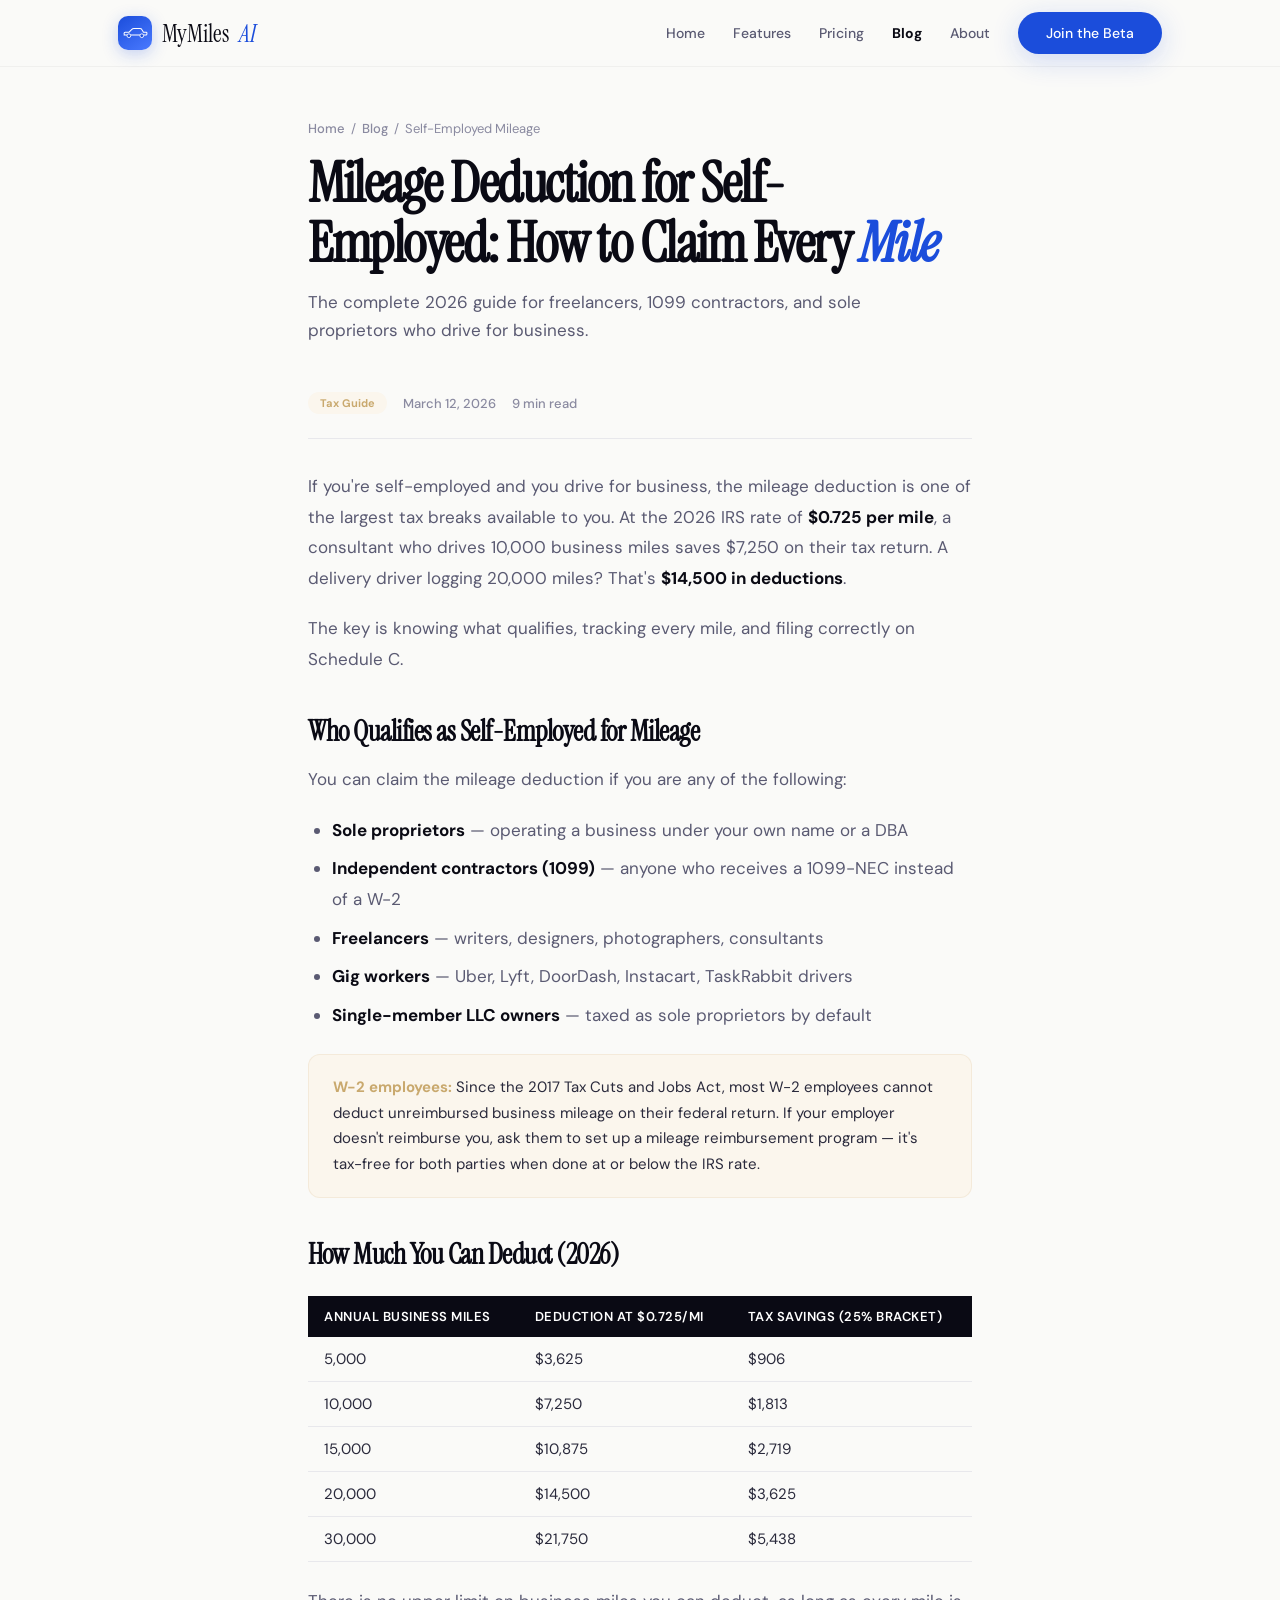
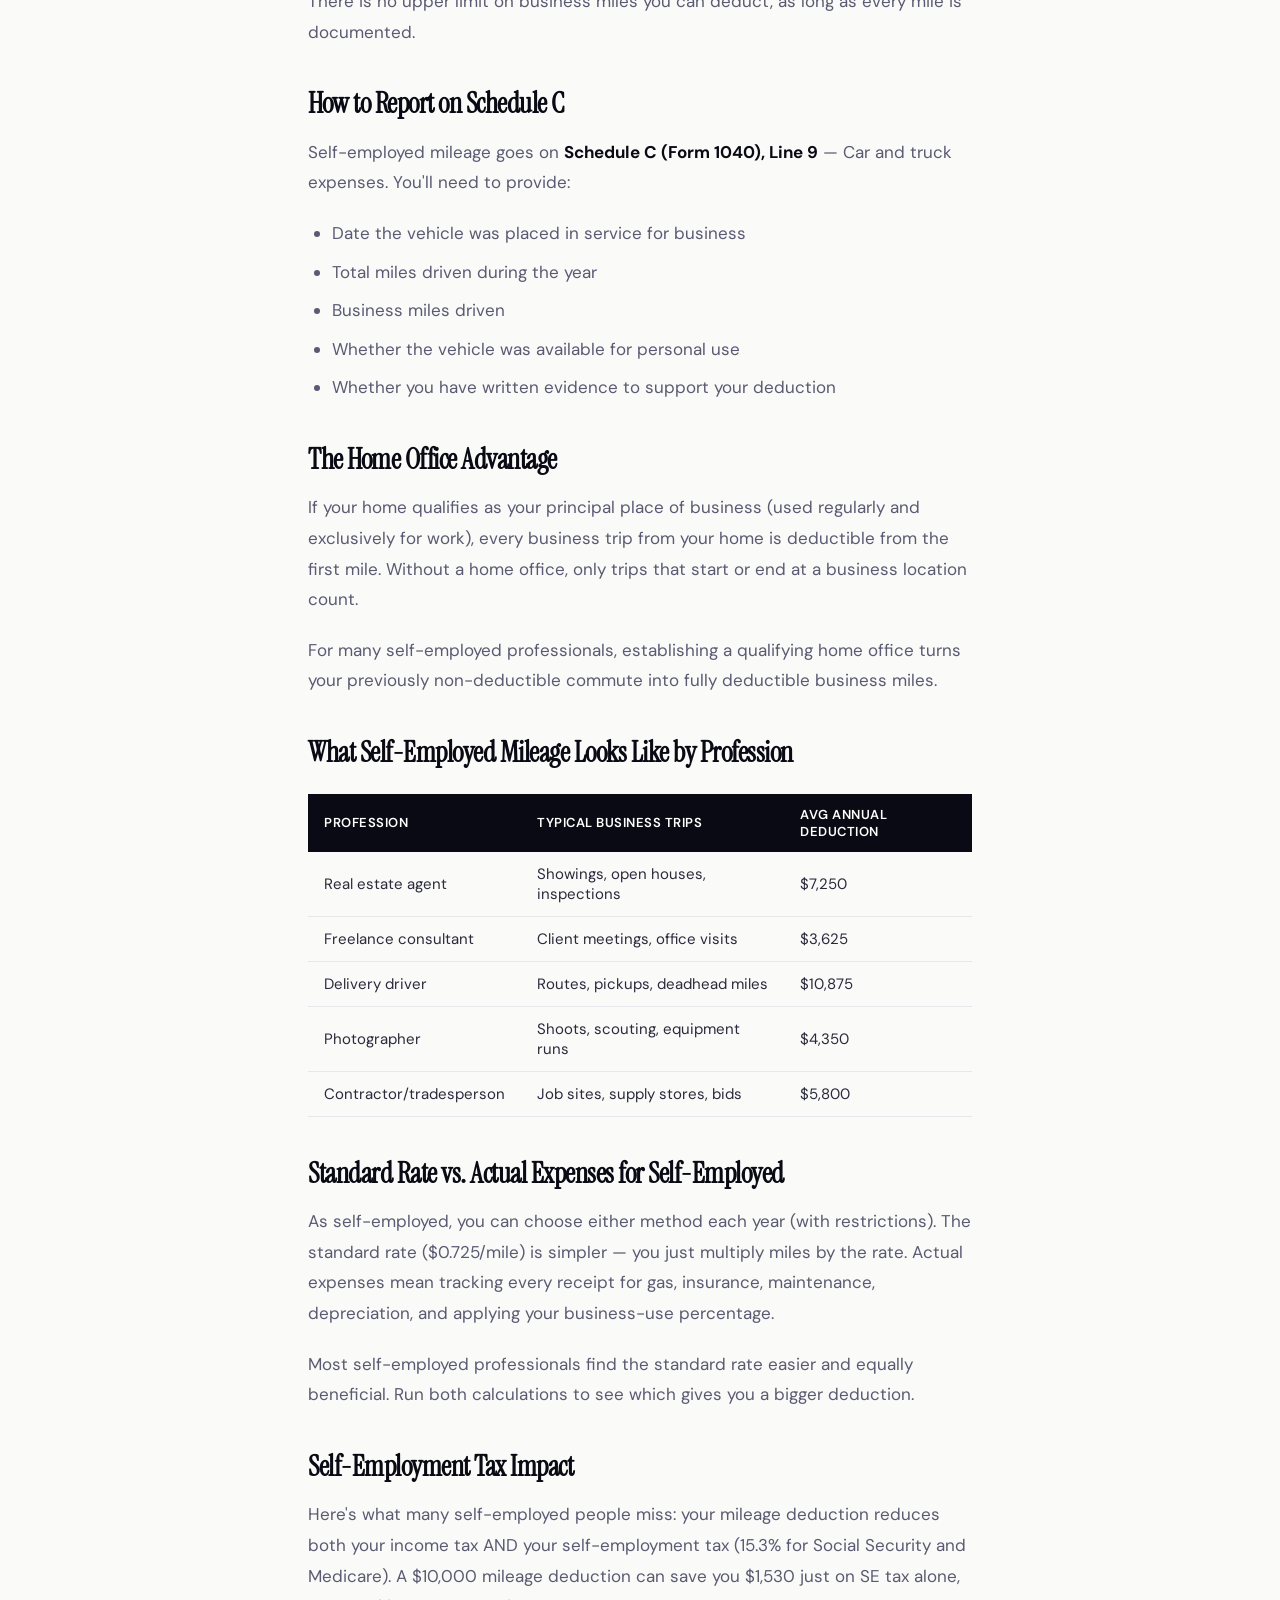
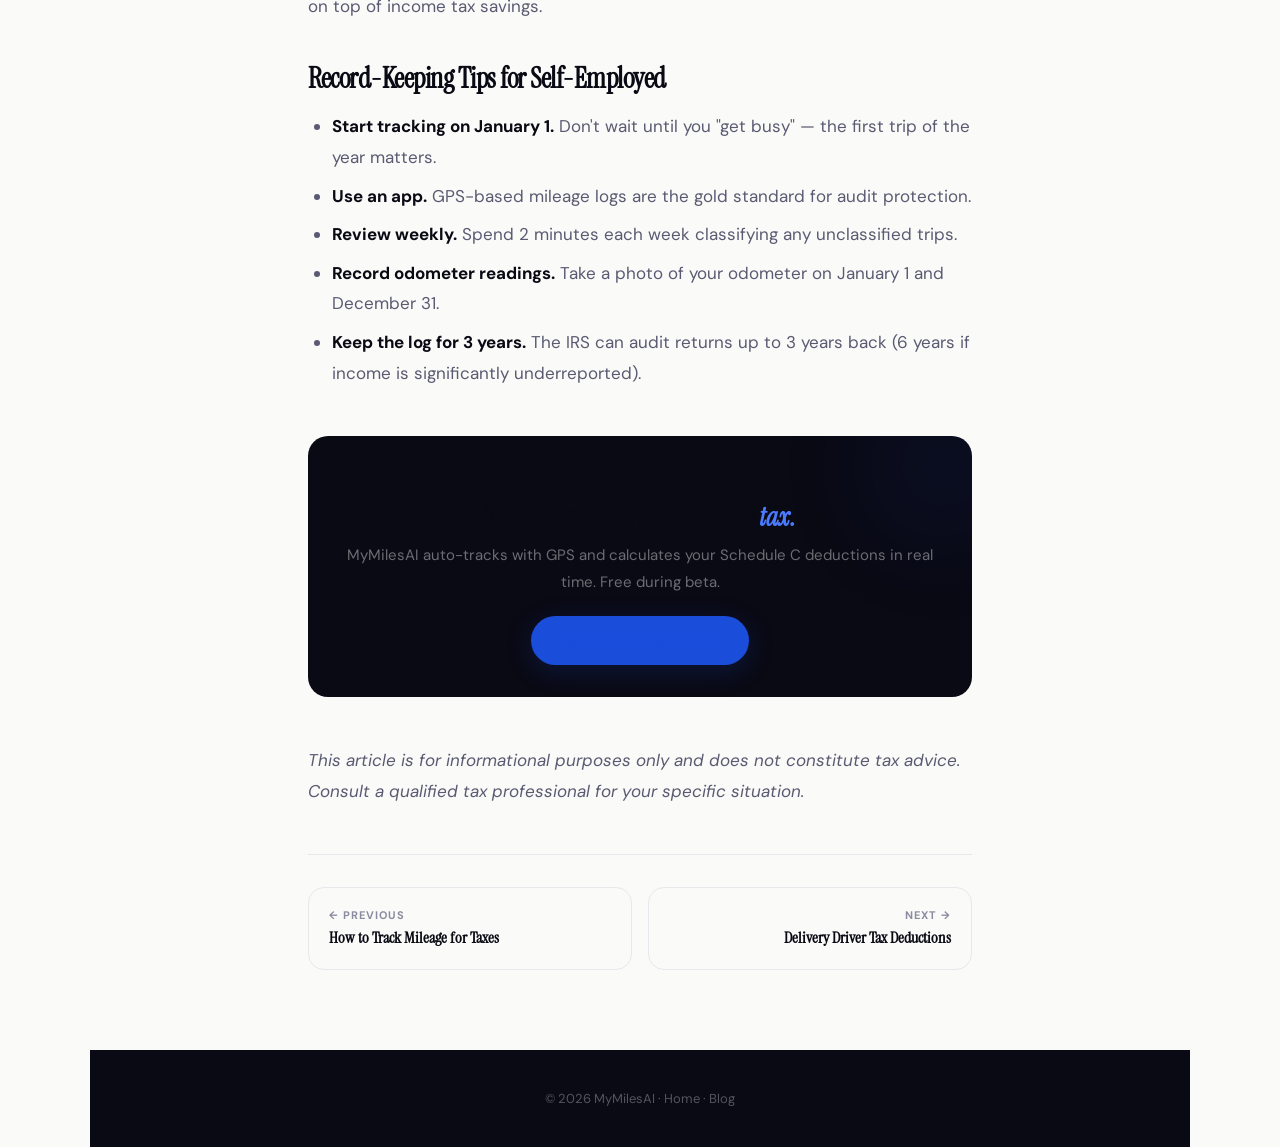
<file: blog/mileage-deduction-self-employed.html>
<!DOCTYPE html>
<html lang="en">
<head>
<meta charset="UTF-8">
<meta name="viewport" content="width=device-width, initial-scale=1.0">
<title>Mileage Deduction for Self-Employed 2026: How to Claim Every Mile</title>
<meta name="description" content="Self-employed mileage deduction guide for 2026. Learn how freelancers, 1099 contractors, and sole proprietors can deduct business miles on Schedule C at $0.725/mile.">
<meta name="keywords" content="self-employed mileage deduction, 1099 mileage deduction, freelancer mileage tax, Schedule C mileage, independent contractor mileage, self-employed tax deductions 2026">
<meta name="robots" content="index, follow">
<link rel="canonical" href="https://mymilesai.com/blog/mileage-deduction-self-employed.html">
<meta property="og:title" content="Mileage Deduction for Self-Employed (2026): Claim Every Mile">
<meta property="og:description" content="How freelancers and 1099 contractors deduct business miles at $0.725/mile on Schedule C.">
<meta property="og:type" content="article">
<meta property="og:url" content="https://mymilesai.com/blog/mileage-deduction-self-employed.html">
<meta property="og:site_name" content="MyMilesAI">
<meta property="article:published_time" content="2026-03-12">
<meta name="twitter:card" content="summary_large_image">
<link rel="preconnect" href="https://fonts.googleapis.com">
<link href="https://fonts.googleapis.com/css2?family=Instrument+Serif:ital@0;1&family=DM+Sans:ital,opsz,wght@0,9..40,300;0,9..40,400;0,9..40,500;0,9..40,600;0,9..40,700;0,9..40,800;1,9..40,400&display=swap" rel="stylesheet">
<style>
:root{--sapphire:#1B4DDB;--sapphire-d:#1340B8;--sapphire-l:#4A7AFF;--sapphire-ul:#EEF3FF;--gold:#C9A96E;--gold-ul:#FBF6ED;--bg:#FAFAF8;--white:#FFF;--dark:#0A0A14;--text:#2A2A3C;--text2:#5A5A72;--text3:#8A8AA0;--border:#E8E8EC;--mint:#00A870;--mint-l:#ECFDF5;--rose:#E0436C;--rose-l:#FFF0F4;--serif:"Instrument Serif",Georgia,serif;--sans:"DM Sans",system-ui,sans-serif;--ease:cubic-bezier(.22,1,.36,1);}
*,*::before,*::after{margin:0;padding:0;box-sizing:border-box;}html{scroll-behavior:smooth;}body{font-family:var(--sans);background:var(--bg);color:var(--text);-webkit-font-smoothing:antialiased;}
.container{max-width:1100px;margin:0 auto;padding:0 28px;}a{color:var(--sapphire);text-decoration:none;}a:hover{text-decoration:underline;}
nav{position:fixed;top:0;left:0;right:0;z-index:1000;padding:12px 0;background:rgba(250,250,248,.92);backdrop-filter:blur(24px) saturate(1.8);border-bottom:1px solid rgba(0,0,0,.04);}
.nav-inner{display:flex;align-items:center;justify-content:space-between;}.nav-logo{display:flex;align-items:center;gap:10px;text-decoration:none;font-family:var(--serif);font-size:24px;color:var(--dark);}.nav-logo:hover{text-decoration:none;}.nav-logo em{font-style:italic;color:var(--sapphire);}
.nav-logo-mark{width:34px;height:34px;border-radius:10px;background:linear-gradient(145deg,var(--sapphire),var(--sapphire-l));display:flex;align-items:center;justify-content:center;box-shadow:0 4px 16px rgba(27,77,219,.25);}
.nav-links{display:flex;align-items:center;gap:28px;}.nav-links a{font-size:14px;font-weight:500;color:var(--text2);text-decoration:none;}.nav-links a:hover{color:var(--dark);text-decoration:none;}.nav-links a.active{color:var(--dark);font-weight:700;}
.btn{display:inline-flex;align-items:center;gap:8px;padding:12px 28px;border-radius:100px;font-family:var(--sans);font-size:14px;font-weight:600;cursor:pointer;text-decoration:none;transition:all .35s var(--ease);border:none;}.btn:hover{text-decoration:none;}
.btn-primary{background:var(--sapphire);color:#fff;box-shadow:0 6px 28px rgba(27,77,219,.2);}.btn-primary:hover{transform:translateY(-2px);box-shadow:0 10px 36px rgba(27,77,219,.25);background:var(--sapphire-d);}
.btn-lg{padding:14px 32px;font-size:16px;}.nav-links a.btn-primary,.nav-links a.btn-primary:hover{color:#fff;}
.mobile-toggle{display:none;background:none;border:none;font-size:24px;cursor:pointer;color:var(--dark);padding:6px;}
.mobile-nav{display:none;position:fixed;inset:0;z-index:9999;background:var(--bg);flex-direction:column;align-items:center;justify-content:center;gap:28px;}.mobile-nav.open{display:flex;}.mobile-nav a{font-family:var(--serif);font-size:28px;color:var(--dark);text-decoration:none;}.mobile-nav-close{position:absolute;top:20px;right:24px;background:none;border:none;font-size:28px;cursor:pointer;}
.page-hero{padding:120px 0 48px;}.page-hero h1{font-family:var(--serif);font-size:clamp(34px,4.5vw,56px);line-height:1.08;letter-spacing:-1.5px;color:var(--dark);margin-bottom:14px;}.page-hero h1 em{font-style:italic;color:var(--sapphire);}.page-hero p{font-size:17px;color:var(--text2);max-width:560px;line-height:1.65;}
.breadcrumb{font-size:13px;color:var(--text3);margin-bottom:16px;display:flex;align-items:center;gap:6px;}.breadcrumb a{color:var(--text3);text-decoration:none;font-weight:500;}.breadcrumb a:hover{color:var(--sapphire);}
.post-content{max-width:720px;margin:0 auto;padding:0 28px 80px;}
.post-meta{display:flex;align-items:center;gap:16px;margin-bottom:32px;padding-bottom:24px;border-bottom:1px solid var(--border);flex-wrap:wrap;}
.post-meta-tag{padding:4px 12px;border-radius:100px;font-size:11px;font-weight:700;}.post-meta-date,.post-meta-read{font-size:13px;color:var(--text3);font-weight:500;}
.post-content h2{font-family:var(--serif);font-size:28px;color:var(--dark);margin:40px 0 16px;letter-spacing:-.5px;line-height:1.2;}
.post-content h3{font-size:20px;font-weight:700;color:var(--dark);margin:32px 0 12px;}
.post-content p{font-size:17px;color:var(--text2);line-height:1.8;margin-bottom:20px;}
.post-content ul,.post-content ol{margin:0 0 20px 24px;font-size:17px;color:var(--text2);line-height:1.8;}.post-content li{margin-bottom:8px;}
.post-content strong{color:var(--dark);}.post-content a{color:var(--sapphire);font-weight:600;}
.post-content blockquote{margin:24px 0;padding:20px 24px;border-left:4px solid var(--sapphire);background:var(--sapphire-ul);border-radius:0 12px 12px 0;font-size:17px;color:var(--text);line-height:1.7;}
.post-content .callout{margin:24px 0;padding:20px 24px;background:var(--gold-ul);border:1px solid rgba(201,169,110,.15);border-radius:12px;font-size:15px;color:var(--text);line-height:1.7;}.post-content .callout strong{color:var(--gold);}
.post-content table{width:100%;border-collapse:collapse;margin:24px 0;font-size:15px;}
.post-content th{background:var(--dark);color:#fff;padding:12px 16px;text-align:left;font-weight:600;font-size:13px;text-transform:uppercase;letter-spacing:.5px;}
.post-content td{padding:12px 16px;border-bottom:1px solid var(--border);}.post-content tr:hover td{background:var(--sapphire-ul);}
.post-cta{margin:48px 0;padding:32px;background:var(--dark);border-radius:20px;text-align:center;color:#fff;position:relative;overflow:hidden;}
.post-cta::before{content:"";position:absolute;top:-30px;right:-30px;width:120px;height:120px;border-radius:50%;background:var(--sapphire);filter:blur(60px);opacity:.15;}
.post-cta h3{font-family:var(--serif);font-size:26px;margin-bottom:8px;position:relative;z-index:1;}.post-cta h3 em{color:var(--sapphire-l);}
.post-cta p{font-size:15px;color:rgba(255,255,255,.4);margin-bottom:20px;position:relative;z-index:1;}
.post-nav{display:grid;grid-template-columns:1fr 1fr;gap:16px;margin-top:48px;padding-top:32px;border-top:1px solid var(--border);}
.post-nav a{padding:20px;border:1px solid var(--border);border-radius:16px;text-decoration:none;transition:all .3s var(--ease);}.post-nav a:hover{border-color:var(--sapphire);background:var(--sapphire-ul);text-decoration:none;}
.post-nav-label{font-size:11px;font-weight:700;color:var(--text3);text-transform:uppercase;letter-spacing:1px;margin-bottom:6px;}.post-nav-title{font-family:var(--serif);font-size:16px;color:var(--dark);line-height:1.3;}
@media(max-width:768px){.nav-links{display:none;}.mobile-toggle{display:block;}.post-nav{grid-template-columns:1fr;}.post-content h2{font-size:24px;}.post-content p{font-size:16px;}}
</style>
<script type="application/ld+json">
{"@context":"https://schema.org","@type":"Article","headline":"Mileage Deduction for Self-Employed 2026: How to Claim Every Mile","datePublished":"2026-03-12","dateModified":"2026-03-21","author":{"@type":"Organization","name":"MyMilesAI"},"publisher":{"@type":"Organization","name":"MyMilesAI"},"mainEntityOfPage":"https://mymilesai.com/blog/mileage-deduction-self-employed.html"}
</script>
<script type="application/ld+json">
{"@context":"https://schema.org","@type":"FAQPage","mainEntity":[
{"@type":"Question","name":"How much can self-employed people deduct per mile in 2026?","acceptedAnswer":{"@type":"Answer","text":"Self-employed individuals can deduct $0.725 per business mile using the IRS standard mileage rate for 2026. This is reported on Schedule C of your tax return."}},
{"@type":"Question","name":"Can 1099 contractors deduct mileage?","acceptedAnswer":{"@type":"Answer","text":"Yes. Independent contractors who receive 1099 forms can deduct all business-related mileage on Schedule C. This includes driving to client sites, between jobs, and to business-related errands."}},
{"@type":"Question","name":"What form do I use to claim mileage as self-employed?","acceptedAnswer":{"@type":"Answer","text":"Self-employed individuals report mileage deductions on Schedule C (Form 1040), Line 9 for car and truck expenses. You choose either the standard mileage rate or actual expense method."}},
{"@type":"Question","name":"Is there a limit on how many miles I can deduct?","acceptedAnswer":{"@type":"Answer","text":"No. There is no upper limit on the number of business miles you can deduct, as long as every mile is properly documented with a contemporaneous mileage log showing date, destination, purpose, and distance."}}
]}
</script>
</head>
<body>
<nav><div class="container nav-inner">
  <a href="../" class="nav-logo"><div class="nav-logo-mark"><svg viewBox="0 0 100 100" fill="none"><g transform="translate(50,50)"><path d="M-32 6h64c2 0 3-1 3-3v-3c0-1-1-2-2-2h-8l-5-8c-1-2-3-3-5-3h-18c-3 0-5 1-7 3l-8 8h-11c-2 0-3 1-3 3v2c0 2 1 3 3 3z" stroke="#fff" stroke-width="3" stroke-linecap="round" stroke-linejoin="round"/><circle cx="-18" cy="8" r="5.5" fill="#1B4DDB" stroke="#fff" stroke-width="2.5"/><circle cx="20" cy="8" r="5.5" fill="#1B4DDB" stroke="#fff" stroke-width="2.5"/></g></svg></div>MyMiles<em>AI</em></a>
  <div class="nav-links"><a href="../">Home</a><a href="../#features">Features</a><a href="../#pricing">Pricing</a><a href="./" class="active">Blog</a><a href="../about.html">About</a><a href="../#cta" class="btn btn-primary">Join the Beta</a></div>
  <button class="mobile-toggle" onclick="document.getElementById('mobileNav').classList.add('open')">&#9776;</button>
</div></nav>
<div class="mobile-nav" id="mobileNav"><button class="mobile-nav-close" onclick="this.parentElement.classList.remove('open')">&#10005;</button><a href="../">Home</a><a href="./">Blog</a><a href="../#cta" class="btn btn-primary">Join the Beta</a></div>

<section class="page-hero"><div class="container" style="max-width:720px;">
  <div class="breadcrumb"><a href="../">Home</a> <span>/</span> <a href="./">Blog</a> <span>/</span> Self-Employed Mileage</div>
  <h1>Mileage Deduction for Self-Employed: How to Claim Every <em>Mile</em></h1>
  <p>The complete 2026 guide for freelancers, 1099 contractors, and sole proprietors who drive for business.</p>
</div></section>

<article class="post-content">
  <div class="post-meta">
    <span class="post-meta-tag" style="background:var(--gold-ul);color:var(--gold);">Tax Guide</span>
    <span class="post-meta-date">March 12, 2026</span>
    <span class="post-meta-read">9 min read</span>
  </div>

  <p>If you're self-employed and you drive for business, the mileage deduction is one of the largest tax breaks available to you. At the 2026 IRS rate of <strong>$0.725 per mile</strong>, a consultant who drives 10,000 business miles saves $7,250 on their tax return. A delivery driver logging 20,000 miles? That's <strong>$14,500 in deductions</strong>.</p>
  <p>The key is knowing what qualifies, tracking every mile, and filing correctly on Schedule C.</p>

  <h2>Who Qualifies as Self-Employed for Mileage</h2>
  <p>You can claim the mileage deduction if you are any of the following:</p>
  <ul>
    <li><strong>Sole proprietors</strong> — operating a business under your own name or a DBA</li>
    <li><strong>Independent contractors (1099)</strong> — anyone who receives a 1099-NEC instead of a W-2</li>
    <li><strong>Freelancers</strong> — writers, designers, photographers, consultants</li>
    <li><strong>Gig workers</strong> — Uber, Lyft, DoorDash, Instacart, TaskRabbit drivers</li>
    <li><strong>Single-member LLC owners</strong> — taxed as sole proprietors by default</li>
  </ul>

  <div class="callout">
    <strong>W-2 employees:</strong> Since the 2017 Tax Cuts and Jobs Act, most W-2 employees cannot deduct unreimbursed business mileage on their federal return. If your employer doesn't reimburse you, ask them to set up a mileage reimbursement program — it's tax-free for both parties when done at or below the IRS rate.
  </div>

  <h2>How Much You Can Deduct (2026)</h2>
  <table>
    <thead><tr><th>Annual Business Miles</th><th>Deduction at $0.725/mi</th><th>Tax Savings (25% bracket)</th></tr></thead>
    <tbody>
      <tr><td>5,000</td><td>$3,625</td><td>$906</td></tr>
      <tr><td>10,000</td><td>$7,250</td><td>$1,813</td></tr>
      <tr><td>15,000</td><td>$10,875</td><td>$2,719</td></tr>
      <tr><td>20,000</td><td>$14,500</td><td>$3,625</td></tr>
      <tr><td>30,000</td><td>$21,750</td><td>$5,438</td></tr>
    </tbody>
  </table>
  <p>There is no upper limit on business miles you can deduct, as long as every mile is documented.</p>

  <h2>How to Report on Schedule C</h2>
  <p>Self-employed mileage goes on <strong>Schedule C (Form 1040), Line 9</strong> — Car and truck expenses. You'll need to provide:</p>
  <ul>
    <li>Date the vehicle was placed in service for business</li>
    <li>Total miles driven during the year</li>
    <li>Business miles driven</li>
    <li>Whether the vehicle was available for personal use</li>
    <li>Whether you have written evidence to support your deduction</li>
  </ul>

  <h2>The Home Office Advantage</h2>
  <p>If your home qualifies as your principal place of business (used regularly and exclusively for work), every business trip from your home is deductible from the first mile. Without a home office, only trips that start or end at a business location count.</p>
  <p>For many self-employed professionals, establishing a qualifying home office turns your previously non-deductible commute into fully deductible business miles.</p>

  <h2>What Self-Employed Mileage Looks Like by Profession</h2>
  <table>
    <thead><tr><th>Profession</th><th>Typical Business Trips</th><th>Avg Annual Deduction</th></tr></thead>
    <tbody>
      <tr><td>Real estate agent</td><td>Showings, open houses, inspections</td><td>$7,250</td></tr>
      <tr><td>Freelance consultant</td><td>Client meetings, office visits</td><td>$3,625</td></tr>
      <tr><td>Delivery driver</td><td>Routes, pickups, deadhead miles</td><td>$10,875</td></tr>
      <tr><td>Photographer</td><td>Shoots, scouting, equipment runs</td><td>$4,350</td></tr>
      <tr><td>Contractor/tradesperson</td><td>Job sites, supply stores, bids</td><td>$5,800</td></tr>
    </tbody>
  </table>

  <h2>Standard Rate vs. Actual Expenses for Self-Employed</h2>
  <p>As self-employed, you can choose either method each year (with restrictions). The standard rate ($0.725/mile) is simpler — you just multiply miles by the rate. Actual expenses mean tracking every receipt for gas, insurance, maintenance, depreciation, and applying your business-use percentage.</p>
  <p>Most self-employed professionals find the standard rate easier and equally beneficial. Run both calculations to see which gives you a bigger deduction.</p>

  <h2>Self-Employment Tax Impact</h2>
  <p>Here's what many self-employed people miss: your mileage deduction reduces both your income tax AND your self-employment tax (15.3% for Social Security and Medicare). A $10,000 mileage deduction can save you $1,530 just on SE tax alone, on top of income tax savings.</p>

  <h2>Record-Keeping Tips for Self-Employed</h2>
  <ul>
    <li><strong>Start tracking on January 1.</strong> Don't wait until you "get busy" — the first trip of the year matters.</li>
    <li><strong>Use an app.</strong> GPS-based mileage logs are the gold standard for audit protection.</li>
    <li><strong>Review weekly.</strong> Spend 2 minutes each week classifying any unclassified trips.</li>
    <li><strong>Record odometer readings.</strong> Take a photo of your odometer on January 1 and December 31.</li>
    <li><strong>Keep the log for 3 years.</strong> The IRS can audit returns up to 3 years back (6 years if income is significantly underreported).</li>
  </ul>

  <div class="post-cta">
    <h3>Track every mile. Save on every <em>tax.</em></h3>
    <p>MyMilesAI auto-tracks with GPS and calculates your Schedule C deductions in real time. Free during beta.</p>
    <a href="../#cta" class="btn btn-primary btn-lg">Join the Beta Free &rarr;</a>
  </div>

  <p><em>This article is for informational purposes only and does not constitute tax advice. Consult a qualified tax professional for your specific situation.</em></p>

  <div class="post-nav">
    <a href="how-to-track-mileage-for-taxes.html"><div class="post-nav-label">&larr; Previous</div><div class="post-nav-title">How to Track Mileage for Taxes</div></a>
    <a href="delivery-driver-tax-deductions.html" style="text-align:right;"><div class="post-nav-label">Next &rarr;</div><div class="post-nav-title">Delivery Driver Tax Deductions</div></a>
  </div>
</article>
<footer><div class="container" style="text-align:center;padding:40px 0;color:rgba(255,255,255,.3);font-size:13px;background:var(--dark);"><p>&copy; 2026 MyMilesAI &middot; <a href="../" style="color:rgba(255,255,255,.3);">Home</a> &middot; <a href="./" style="color:rgba(255,255,255,.3);">Blog</a></p></div></footer>
</body></html>
</file>
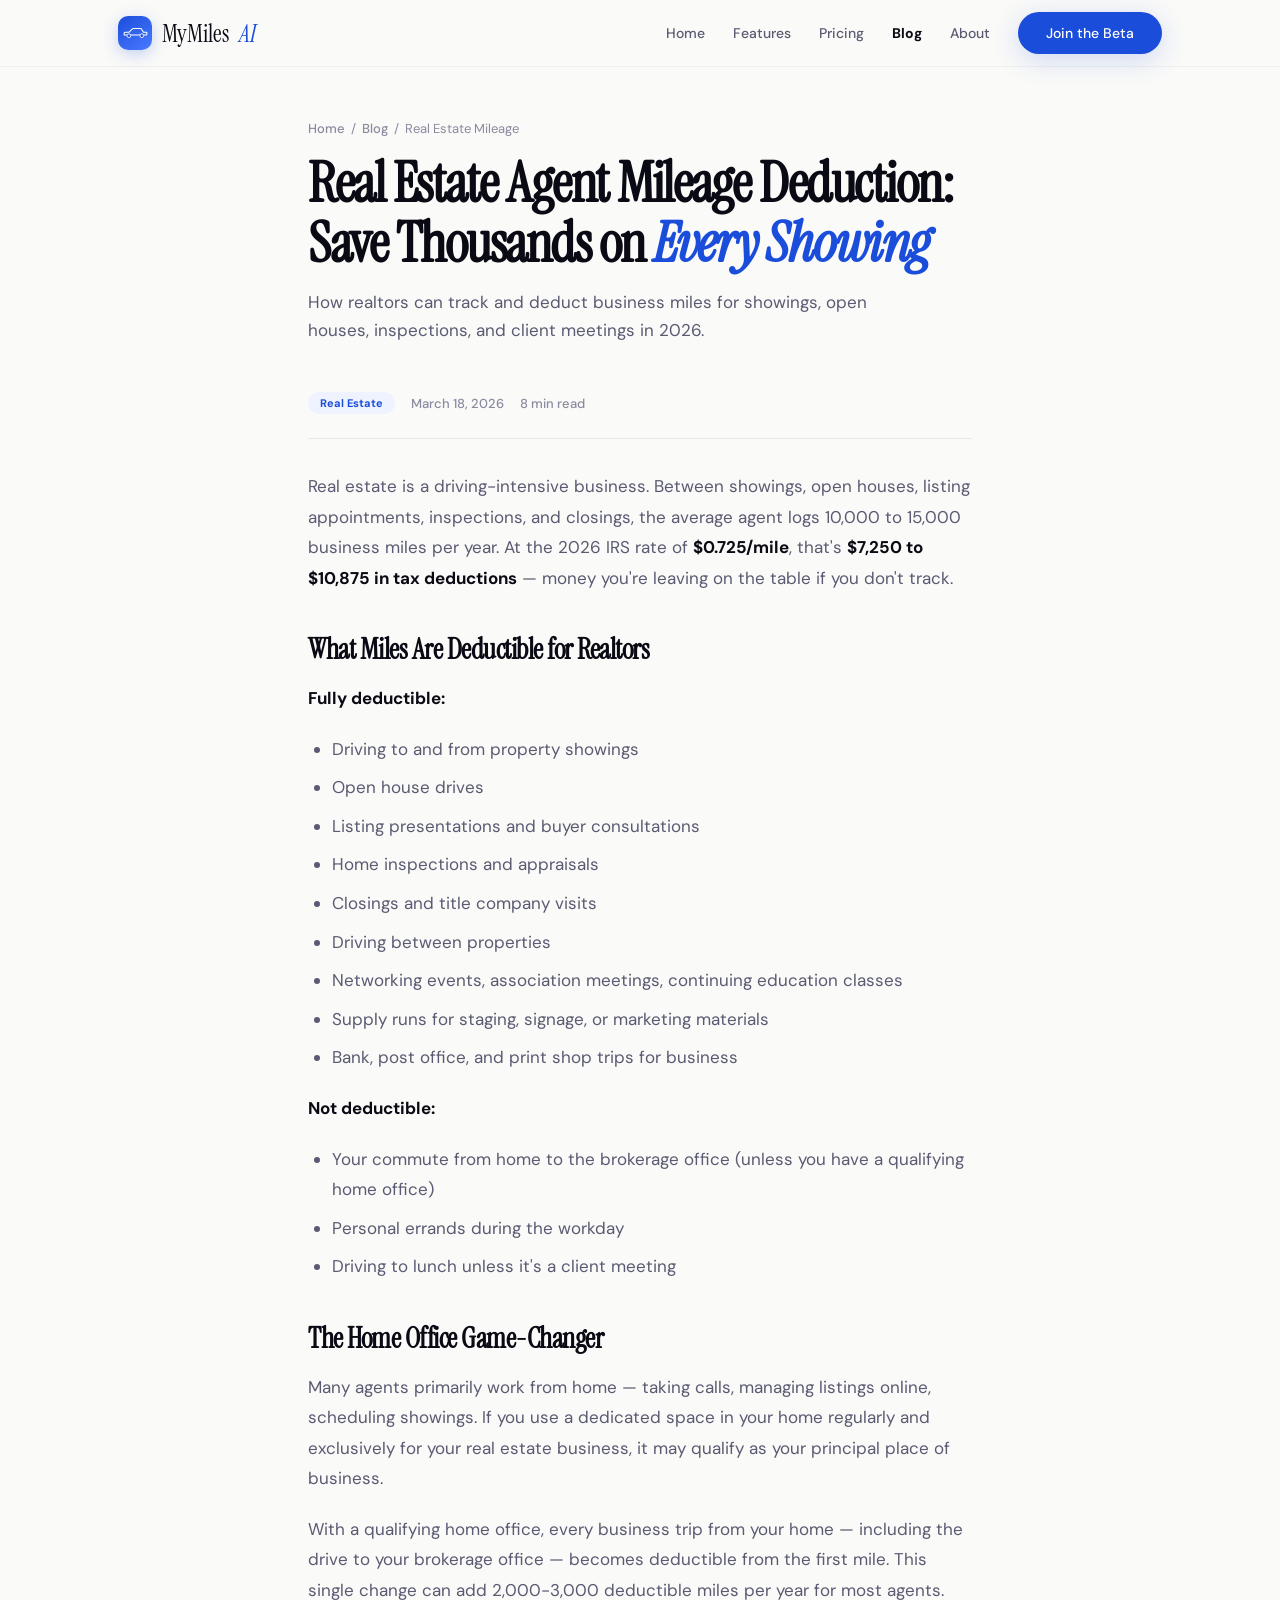
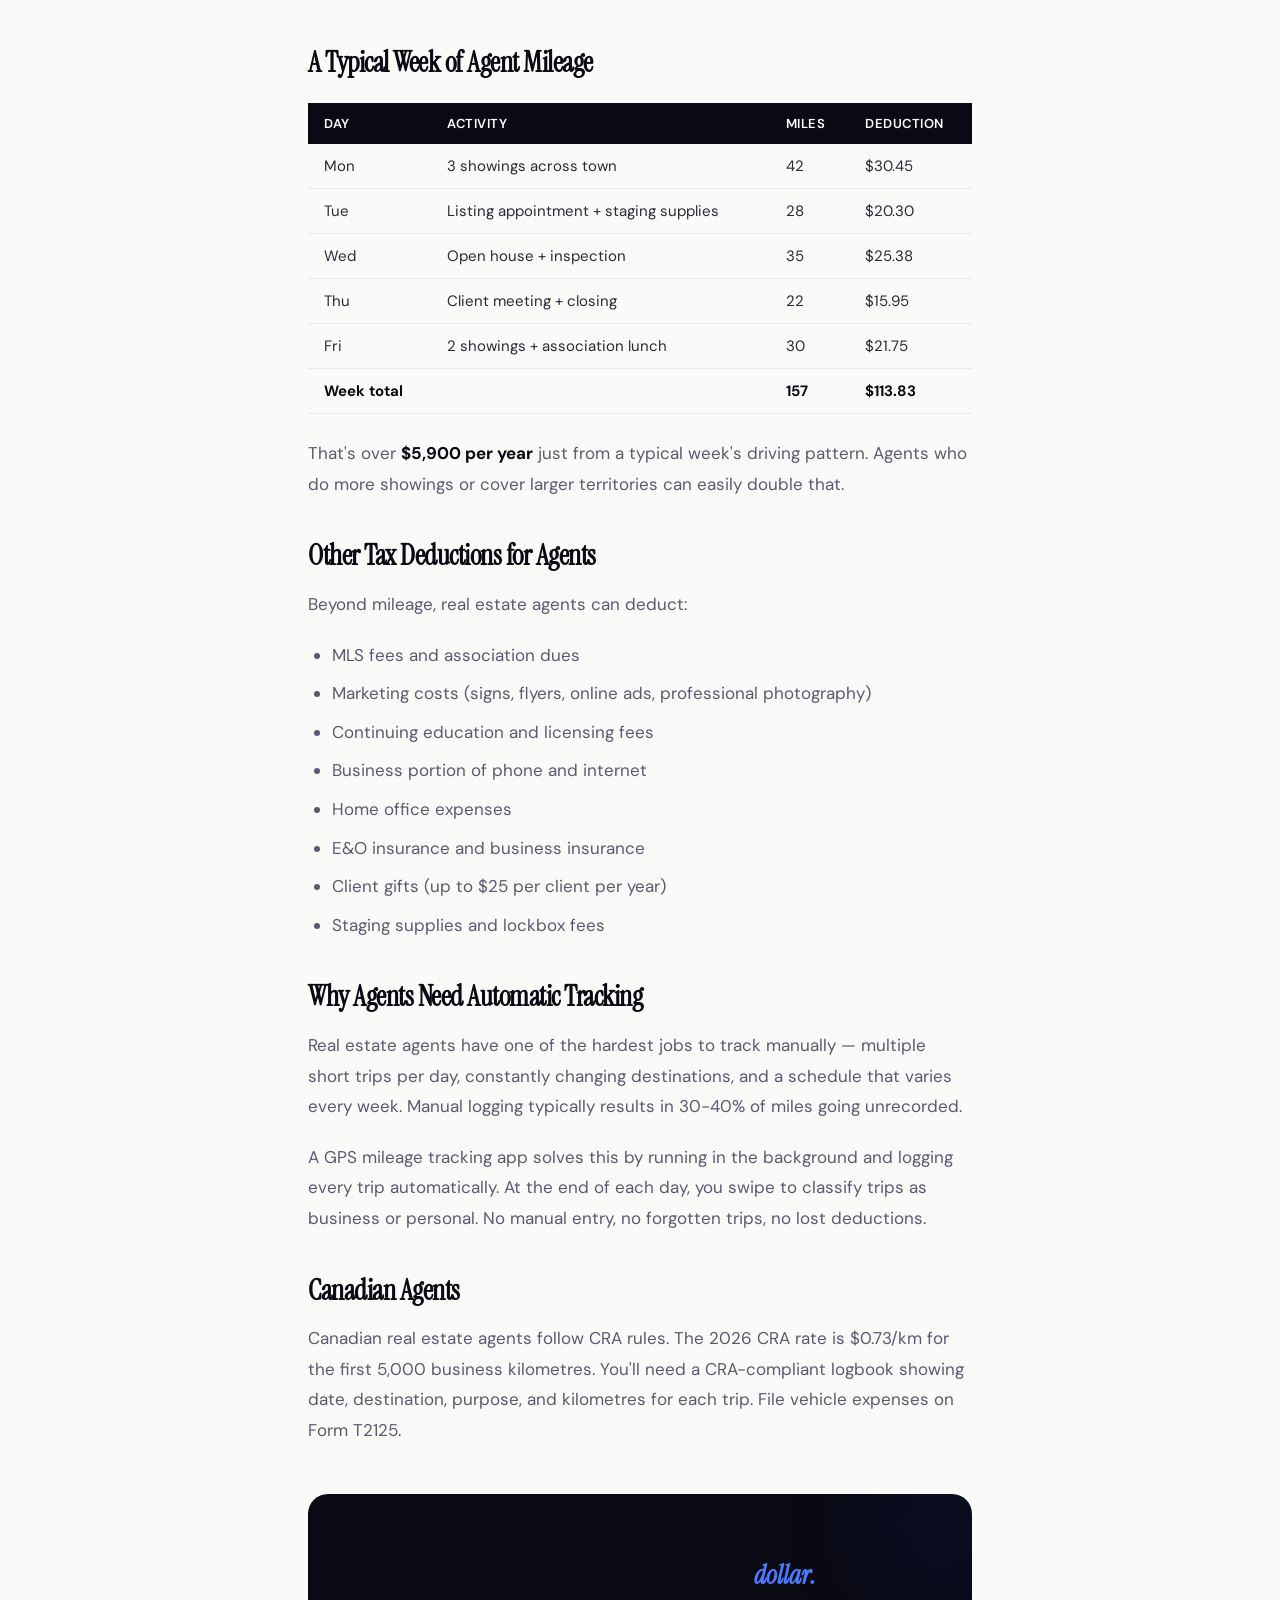
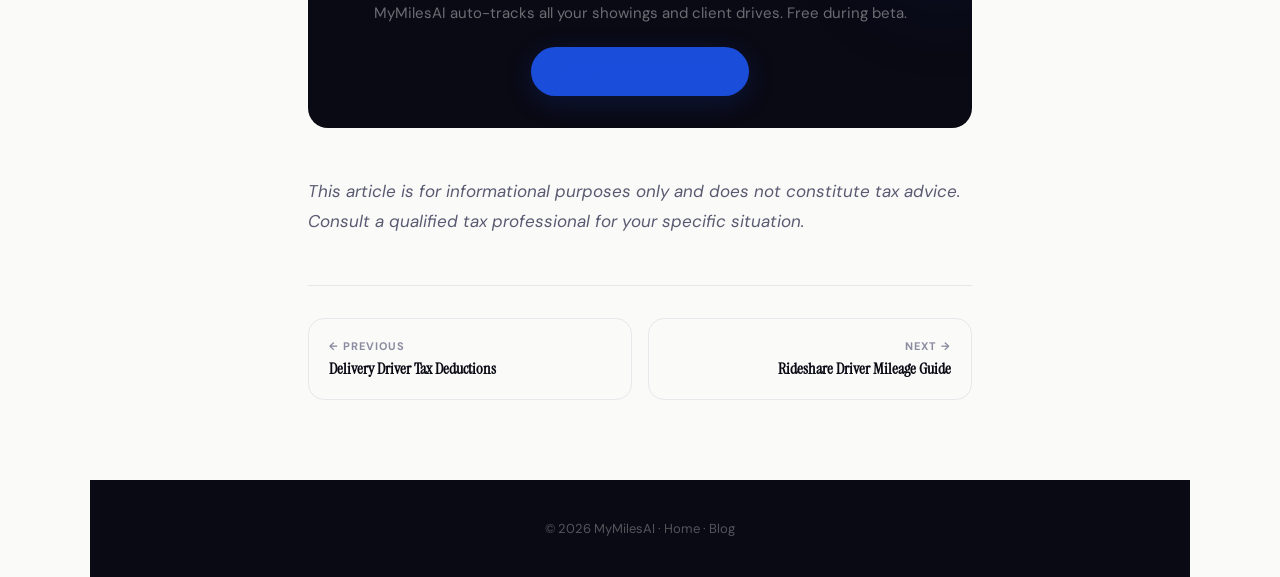
<file: blog/real-estate-agent-mileage.html>
<!DOCTYPE html>
<html lang="en">
<head>
<meta charset="UTF-8">
<meta name="viewport" content="width=device-width, initial-scale=1.0">
<title>Real Estate Agent Mileage Deduction 2026: Track Showings, Open Houses & Client Miles</title>
<meta name="description" content="Real estate agent mileage deduction guide for 2026. What drives are deductible, how much you can save at $0.725/mile, and the best way to track showings and client visits.">
<meta name="keywords" content="real estate agent mileage deduction, realtor mileage tracking, real estate tax deductions, agent mileage write off, realtor Schedule C, real estate mileage 2026">
<meta name="robots" content="index, follow">
<link rel="canonical" href="https://mymilesai.com/blog/real-estate-agent-mileage.html">
<meta property="og:title" content="Real Estate Agent Mileage Deduction 2026: Complete Guide">
<meta property="og:description" content="How realtors can deduct business miles for showings, open houses, and client meetings at $0.725/mile.">
<meta property="og:type" content="article">
<meta property="og:url" content="https://mymilesai.com/blog/real-estate-agent-mileage.html">
<meta property="og:site_name" content="MyMilesAI">
<meta property="article:published_time" content="2026-03-18">
<meta name="twitter:card" content="summary_large_image">
<link rel="preconnect" href="https://fonts.googleapis.com">
<link href="https://fonts.googleapis.com/css2?family=Instrument+Serif:ital@0;1&family=DM+Sans:ital,opsz,wght@0,9..40,300;0,9..40,400;0,9..40,500;0,9..40,600;0,9..40,700;0,9..40,800;1,9..40,400&display=swap" rel="stylesheet">
<style>
:root{--sapphire:#1B4DDB;--sapphire-d:#1340B8;--sapphire-l:#4A7AFF;--sapphire-ul:#EEF3FF;--gold:#C9A96E;--gold-ul:#FBF6ED;--bg:#FAFAF8;--white:#FFF;--dark:#0A0A14;--text:#2A2A3C;--text2:#5A5A72;--text3:#8A8AA0;--border:#E8E8EC;--mint:#00A870;--mint-l:#ECFDF5;--rose:#E0436C;--rose-l:#FFF0F4;--serif:"Instrument Serif",Georgia,serif;--sans:"DM Sans",system-ui,sans-serif;--ease:cubic-bezier(.22,1,.36,1);}
*,*::before,*::after{margin:0;padding:0;box-sizing:border-box;}html{scroll-behavior:smooth;}body{font-family:var(--sans);background:var(--bg);color:var(--text);-webkit-font-smoothing:antialiased;}
.container{max-width:1100px;margin:0 auto;padding:0 28px;}a{color:var(--sapphire);text-decoration:none;}a:hover{text-decoration:underline;}
nav{position:fixed;top:0;left:0;right:0;z-index:1000;padding:12px 0;background:rgba(250,250,248,.92);backdrop-filter:blur(24px) saturate(1.8);border-bottom:1px solid rgba(0,0,0,.04);}
.nav-inner{display:flex;align-items:center;justify-content:space-between;}.nav-logo{display:flex;align-items:center;gap:10px;text-decoration:none;font-family:var(--serif);font-size:24px;color:var(--dark);}.nav-logo:hover{text-decoration:none;}.nav-logo em{font-style:italic;color:var(--sapphire);}
.nav-logo-mark{width:34px;height:34px;border-radius:10px;background:linear-gradient(145deg,var(--sapphire),var(--sapphire-l));display:flex;align-items:center;justify-content:center;box-shadow:0 4px 16px rgba(27,77,219,.25);}
.nav-links{display:flex;align-items:center;gap:28px;}.nav-links a{font-size:14px;font-weight:500;color:var(--text2);text-decoration:none;}.nav-links a:hover{color:var(--dark);text-decoration:none;}.nav-links a.active{color:var(--dark);font-weight:700;}
.btn{display:inline-flex;align-items:center;gap:8px;padding:12px 28px;border-radius:100px;font-family:var(--sans);font-size:14px;font-weight:600;cursor:pointer;text-decoration:none;transition:all .35s var(--ease);border:none;}.btn:hover{text-decoration:none;}
.btn-primary{background:var(--sapphire);color:#fff;box-shadow:0 6px 28px rgba(27,77,219,.2);}.btn-primary:hover{transform:translateY(-2px);box-shadow:0 10px 36px rgba(27,77,219,.25);background:var(--sapphire-d);}
.btn-lg{padding:14px 32px;font-size:16px;}.nav-links a.btn-primary,.nav-links a.btn-primary:hover{color:#fff;}
.mobile-toggle{display:none;background:none;border:none;font-size:24px;cursor:pointer;color:var(--dark);padding:6px;}
.mobile-nav{display:none;position:fixed;inset:0;z-index:9999;background:var(--bg);flex-direction:column;align-items:center;justify-content:center;gap:28px;}.mobile-nav.open{display:flex;}.mobile-nav a{font-family:var(--serif);font-size:28px;color:var(--dark);text-decoration:none;}.mobile-nav-close{position:absolute;top:20px;right:24px;background:none;border:none;font-size:28px;cursor:pointer;}
.page-hero{padding:120px 0 48px;}.page-hero h1{font-family:var(--serif);font-size:clamp(34px,4.5vw,56px);line-height:1.08;letter-spacing:-1.5px;color:var(--dark);margin-bottom:14px;}.page-hero h1 em{font-style:italic;color:var(--sapphire);}.page-hero p{font-size:17px;color:var(--text2);max-width:560px;line-height:1.65;}
.breadcrumb{font-size:13px;color:var(--text3);margin-bottom:16px;display:flex;align-items:center;gap:6px;}.breadcrumb a{color:var(--text3);text-decoration:none;font-weight:500;}.breadcrumb a:hover{color:var(--sapphire);}
.post-content{max-width:720px;margin:0 auto;padding:0 28px 80px;}
.post-meta{display:flex;align-items:center;gap:16px;margin-bottom:32px;padding-bottom:24px;border-bottom:1px solid var(--border);flex-wrap:wrap;}
.post-meta-tag{padding:4px 12px;border-radius:100px;font-size:11px;font-weight:700;}.post-meta-date,.post-meta-read{font-size:13px;color:var(--text3);font-weight:500;}
.post-content h2{font-family:var(--serif);font-size:28px;color:var(--dark);margin:40px 0 16px;letter-spacing:-.5px;line-height:1.2;}
.post-content h3{font-size:20px;font-weight:700;color:var(--dark);margin:32px 0 12px;}
.post-content p{font-size:17px;color:var(--text2);line-height:1.8;margin-bottom:20px;}
.post-content ul,.post-content ol{margin:0 0 20px 24px;font-size:17px;color:var(--text2);line-height:1.8;}.post-content li{margin-bottom:8px;}
.post-content strong{color:var(--dark);}.post-content a{color:var(--sapphire);font-weight:600;}
.post-content blockquote{margin:24px 0;padding:20px 24px;border-left:4px solid var(--sapphire);background:var(--sapphire-ul);border-radius:0 12px 12px 0;font-size:17px;color:var(--text);line-height:1.7;}
.post-content .callout{margin:24px 0;padding:20px 24px;background:var(--gold-ul);border:1px solid rgba(201,169,110,.15);border-radius:12px;font-size:15px;color:var(--text);line-height:1.7;}.post-content .callout strong{color:var(--gold);}
.post-content table{width:100%;border-collapse:collapse;margin:24px 0;font-size:15px;}
.post-content th{background:var(--dark);color:#fff;padding:12px 16px;text-align:left;font-weight:600;font-size:13px;text-transform:uppercase;letter-spacing:.5px;}
.post-content td{padding:12px 16px;border-bottom:1px solid var(--border);}.post-content tr:hover td{background:var(--sapphire-ul);}
.post-cta{margin:48px 0;padding:32px;background:var(--dark);border-radius:20px;text-align:center;color:#fff;position:relative;overflow:hidden;}
.post-cta::before{content:"";position:absolute;top:-30px;right:-30px;width:120px;height:120px;border-radius:50%;background:var(--sapphire);filter:blur(60px);opacity:.15;}
.post-cta h3{font-family:var(--serif);font-size:26px;margin-bottom:8px;position:relative;z-index:1;}.post-cta h3 em{color:var(--sapphire-l);}
.post-cta p{font-size:15px;color:rgba(255,255,255,.4);margin-bottom:20px;position:relative;z-index:1;}
.post-nav{display:grid;grid-template-columns:1fr 1fr;gap:16px;margin-top:48px;padding-top:32px;border-top:1px solid var(--border);}
.post-nav a{padding:20px;border:1px solid var(--border);border-radius:16px;text-decoration:none;transition:all .3s var(--ease);}.post-nav a:hover{border-color:var(--sapphire);background:var(--sapphire-ul);text-decoration:none;}
.post-nav-label{font-size:11px;font-weight:700;color:var(--text3);text-transform:uppercase;letter-spacing:1px;margin-bottom:6px;}.post-nav-title{font-family:var(--serif);font-size:16px;color:var(--dark);line-height:1.3;}
@media(max-width:768px){.nav-links{display:none;}.mobile-toggle{display:block;}.post-nav{grid-template-columns:1fr;}.post-content h2{font-size:24px;}.post-content p{font-size:16px;}}
</style>
<script type="application/ld+json">
{"@context":"https://schema.org","@type":"Article","headline":"Real Estate Agent Mileage Deduction 2026","datePublished":"2026-03-18","author":{"@type":"Organization","name":"MyMilesAI"},"publisher":{"@type":"Organization","name":"MyMilesAI"},"mainEntityOfPage":"https://mymilesai.com/blog/real-estate-agent-mileage.html"}
</script>
<script type="application/ld+json">
{"@context":"https://schema.org","@type":"FAQPage","mainEntity":[
{"@type":"Question","name":"Can real estate agents deduct mileage?","acceptedAnswer":{"@type":"Answer","text":"Yes. Most real estate agents are independent contractors and can deduct all business-related mileage on Schedule C at $0.725/mile for 2026. This includes driving to showings, open houses, client meetings, inspections, and the office."}},
{"@type":"Question","name":"What mileage can realtors deduct?","acceptedAnswer":{"@type":"Answer","text":"Realtors can deduct miles driven to property showings, open houses, listing appointments, buyer consultations, home inspections, appraisals, closings, networking events, supply runs for staging, and driving between properties. The commute from home to a fixed brokerage office is generally not deductible unless you have a qualifying home office."}},
{"@type":"Question","name":"How much does the average real estate agent save on mileage?","acceptedAnswer":{"@type":"Answer","text":"The average real estate agent drives 10,000-15,000 business miles per year. At the 2026 IRS rate of $0.725/mile, that equals $7,250-$10,875 in deductions. In a 25% tax bracket, that saves $1,813-$2,719 in federal taxes."}}
]}
</script>
</head>
<body>
<nav><div class="container nav-inner">
  <a href="../" class="nav-logo"><div class="nav-logo-mark"><svg viewBox="0 0 100 100" fill="none"><g transform="translate(50,50)"><path d="M-32 6h64c2 0 3-1 3-3v-3c0-1-1-2-2-2h-8l-5-8c-1-2-3-3-5-3h-18c-3 0-5 1-7 3l-8 8h-11c-2 0-3 1-3 3v2c0 2 1 3 3 3z" stroke="#fff" stroke-width="3" stroke-linecap="round" stroke-linejoin="round"/><circle cx="-18" cy="8" r="5.5" fill="#1B4DDB" stroke="#fff" stroke-width="2.5"/><circle cx="20" cy="8" r="5.5" fill="#1B4DDB" stroke="#fff" stroke-width="2.5"/></g></svg></div>MyMiles<em>AI</em></a>
  <div class="nav-links"><a href="../">Home</a><a href="../#features">Features</a><a href="../#pricing">Pricing</a><a href="./" class="active">Blog</a><a href="../about.html">About</a><a href="../#cta" class="btn btn-primary">Join the Beta</a></div>
  <button class="mobile-toggle" onclick="document.getElementById('mobileNav').classList.add('open')">&#9776;</button>
</div></nav>
<div class="mobile-nav" id="mobileNav"><button class="mobile-nav-close" onclick="this.parentElement.classList.remove('open')">&#10005;</button><a href="../">Home</a><a href="./">Blog</a><a href="../#cta" class="btn btn-primary">Join the Beta</a></div>

<section class="page-hero"><div class="container" style="max-width:720px;">
  <div class="breadcrumb"><a href="../">Home</a> <span>/</span> <a href="./">Blog</a> <span>/</span> Real Estate Mileage</div>
  <h1>Real Estate Agent Mileage Deduction: Save Thousands on <em>Every Showing</em></h1>
  <p>How realtors can track and deduct business miles for showings, open houses, inspections, and client meetings in 2026.</p>
</div></section>

<article class="post-content">
  <div class="post-meta">
    <span class="post-meta-tag" style="background:var(--sapphire-ul);color:var(--sapphire);">Real Estate</span>
    <span class="post-meta-date">March 18, 2026</span>
    <span class="post-meta-read">8 min read</span>
  </div>

  <p>Real estate is a driving-intensive business. Between showings, open houses, listing appointments, inspections, and closings, the average agent logs 10,000 to 15,000 business miles per year. At the 2026 IRS rate of <strong>$0.725/mile</strong>, that's <strong>$7,250 to $10,875 in tax deductions</strong> — money you're leaving on the table if you don't track.</p>

  <h2>What Miles Are Deductible for Realtors</h2>
  <p><strong>Fully deductible:</strong></p>
  <ul>
    <li>Driving to and from property showings</li>
    <li>Open house drives</li>
    <li>Listing presentations and buyer consultations</li>
    <li>Home inspections and appraisals</li>
    <li>Closings and title company visits</li>
    <li>Driving between properties</li>
    <li>Networking events, association meetings, continuing education classes</li>
    <li>Supply runs for staging, signage, or marketing materials</li>
    <li>Bank, post office, and print shop trips for business</li>
  </ul>
  <p><strong>Not deductible:</strong></p>
  <ul>
    <li>Your commute from home to the brokerage office (unless you have a qualifying home office)</li>
    <li>Personal errands during the workday</li>
    <li>Driving to lunch unless it's a client meeting</li>
  </ul>

  <h2>The Home Office Game-Changer</h2>
  <p>Many agents primarily work from home — taking calls, managing listings online, scheduling showings. If you use a dedicated space in your home regularly and exclusively for your real estate business, it may qualify as your principal place of business.</p>
  <p>With a qualifying home office, every business trip from your home — including the drive to your brokerage office — becomes deductible from the first mile. This single change can add 2,000-3,000 deductible miles per year for most agents.</p>

  <h2>A Typical Week of Agent Mileage</h2>
  <table>
    <thead><tr><th>Day</th><th>Activity</th><th>Miles</th><th>Deduction</th></tr></thead>
    <tbody>
      <tr><td>Mon</td><td>3 showings across town</td><td>42</td><td>$30.45</td></tr>
      <tr><td>Tue</td><td>Listing appointment + staging supplies</td><td>28</td><td>$20.30</td></tr>
      <tr><td>Wed</td><td>Open house + inspection</td><td>35</td><td>$25.38</td></tr>
      <tr><td>Thu</td><td>Client meeting + closing</td><td>22</td><td>$15.95</td></tr>
      <tr><td>Fri</td><td>2 showings + association lunch</td><td>30</td><td>$21.75</td></tr>
      <tr><td><strong>Week total</strong></td><td></td><td><strong>157</strong></td><td><strong>$113.83</strong></td></tr>
    </tbody>
  </table>
  <p>That's over <strong>$5,900 per year</strong> just from a typical week's driving pattern. Agents who do more showings or cover larger territories can easily double that.</p>

  <h2>Other Tax Deductions for Agents</h2>
  <p>Beyond mileage, real estate agents can deduct:</p>
  <ul>
    <li>MLS fees and association dues</li>
    <li>Marketing costs (signs, flyers, online ads, professional photography)</li>
    <li>Continuing education and licensing fees</li>
    <li>Business portion of phone and internet</li>
    <li>Home office expenses</li>
    <li>E&O insurance and business insurance</li>
    <li>Client gifts (up to $25 per client per year)</li>
    <li>Staging supplies and lockbox fees</li>
  </ul>

  <h2>Why Agents Need Automatic Tracking</h2>
  <p>Real estate agents have one of the hardest jobs to track manually — multiple short trips per day, constantly changing destinations, and a schedule that varies every week. Manual logging typically results in 30-40% of miles going unrecorded.</p>
  <p>A GPS mileage tracking app solves this by running in the background and logging every trip automatically. At the end of each day, you swipe to classify trips as business or personal. No manual entry, no forgotten trips, no lost deductions.</p>

  <h2>Canadian Agents</h2>
  <p>Canadian real estate agents follow CRA rules. The 2026 CRA rate is $0.73/km for the first 5,000 business kilometres. You'll need a CRA-compliant logbook showing date, destination, purpose, and kilometres for each trip. File vehicle expenses on Form T2125.</p>

  <div class="post-cta">
    <h3>Every showing. Every mile. Every <em>dollar.</em></h3>
    <p>MyMilesAI auto-tracks all your showings and client drives. Free during beta.</p>
    <a href="../#cta" class="btn btn-primary btn-lg">Join the Beta Free &rarr;</a>
  </div>

  <p><em>This article is for informational purposes only and does not constitute tax advice. Consult a qualified tax professional for your specific situation.</em></p>

  <div class="post-nav">
    <a href="delivery-driver-tax-deductions.html"><div class="post-nav-label">&larr; Previous</div><div class="post-nav-title">Delivery Driver Tax Deductions</div></a>
    <a href="rideshare-driver-mileage.html" style="text-align:right;"><div class="post-nav-label">Next &rarr;</div><div class="post-nav-title">Rideshare Driver Mileage Guide</div></a>
  </div>
</article>
<footer><div class="container" style="text-align:center;padding:40px 0;color:rgba(255,255,255,.3);font-size:13px;background:var(--dark);"><p>&copy; 2026 MyMilesAI &middot; <a href="../" style="color:rgba(255,255,255,.3);">Home</a> &middot; <a href="./" style="color:rgba(255,255,255,.3);">Blog</a></p></div></footer>
</body></html>
</file>
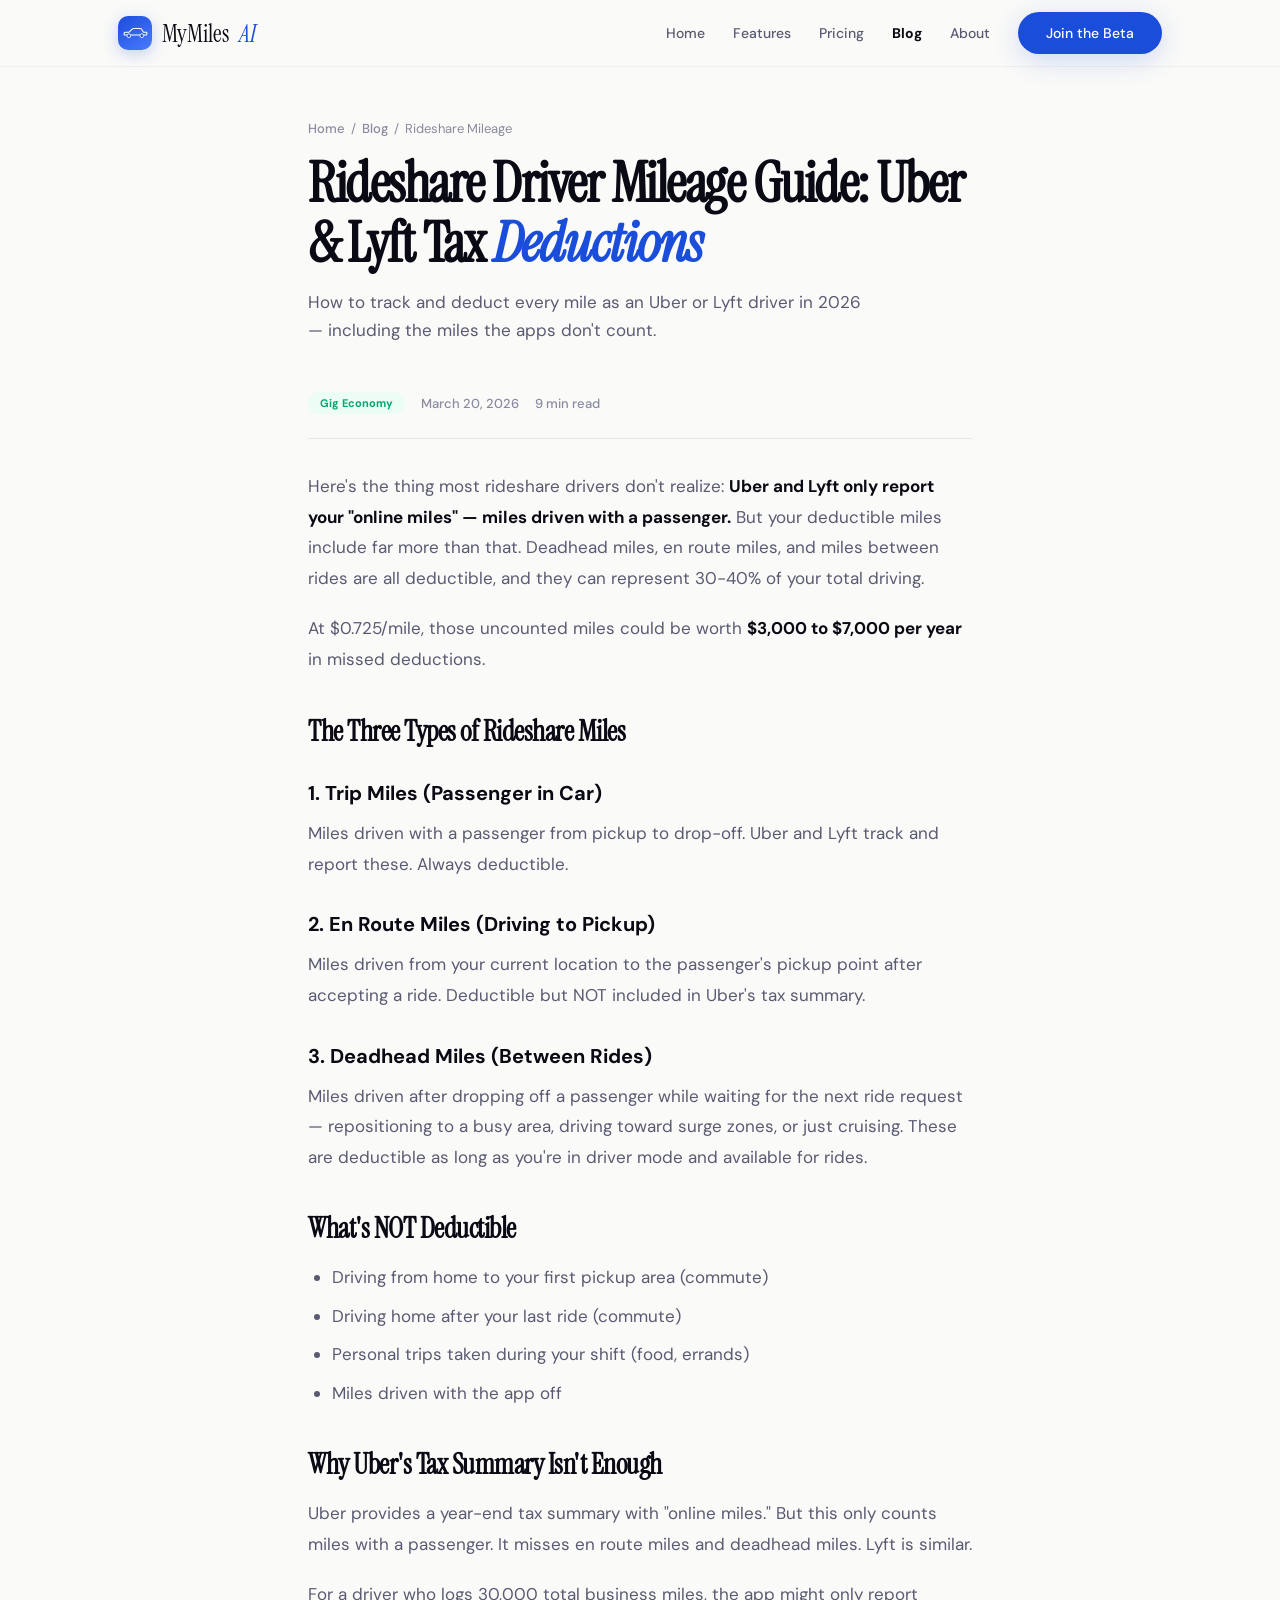
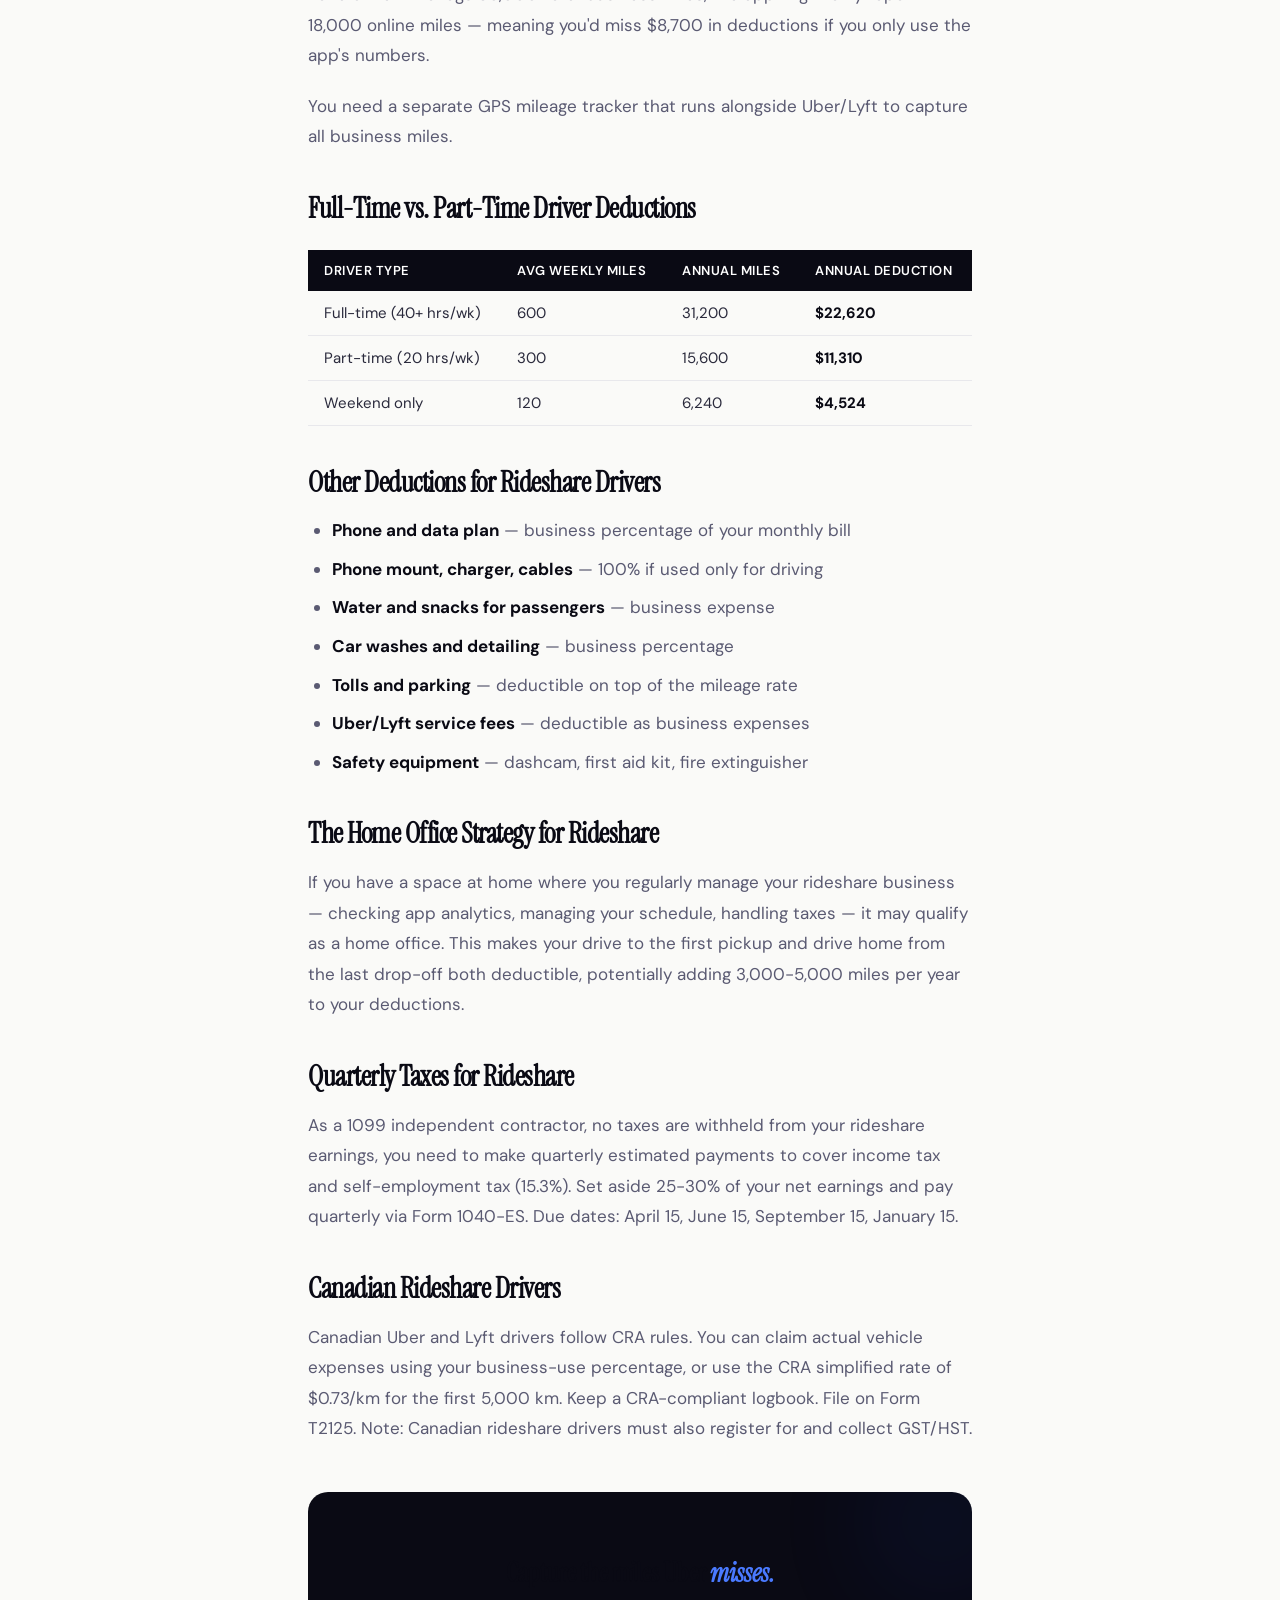
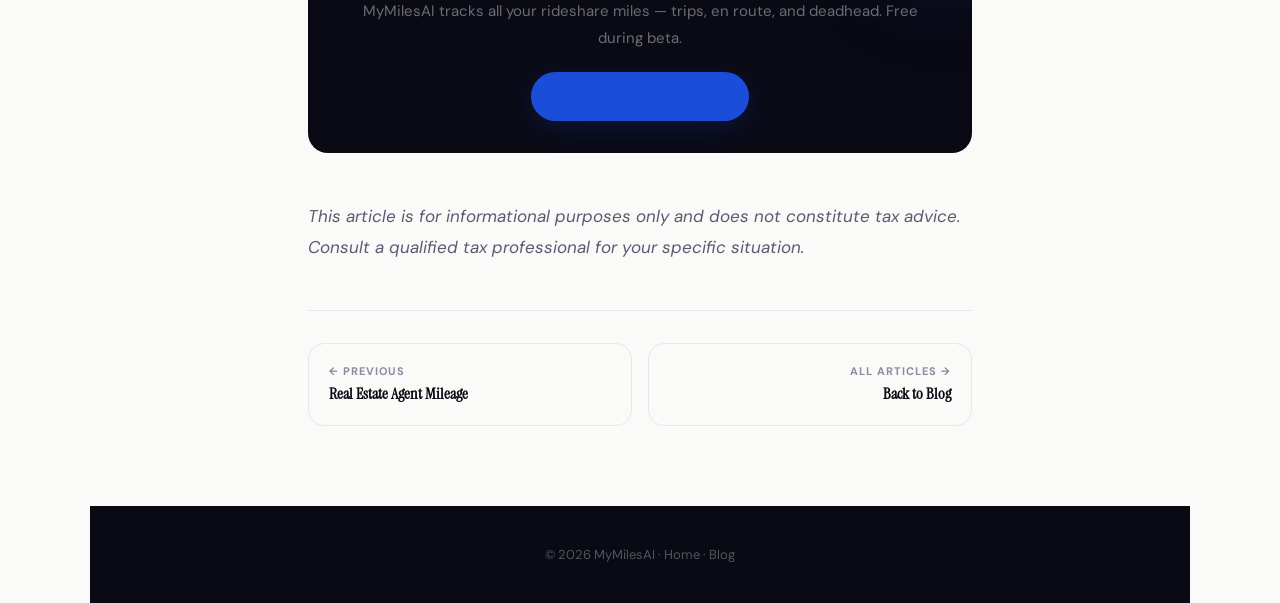
<file: blog/rideshare-driver-mileage.html>
<!DOCTYPE html>
<html lang="en">
<head>
<meta charset="UTF-8">
<meta name="viewport" content="width=device-width, initial-scale=1.0">
<title>Rideshare Driver Mileage Guide 2026: Uber & Lyft Tax Deductions</title>
<meta name="description" content="Uber and Lyft driver mileage deduction guide for 2026. What miles are deductible, deadhead tracking, Schedule C filing, and how to maximize your tax savings at $0.725/mile.">
<meta name="keywords" content="Uber mileage deduction, Lyft tax deductions, rideshare driver taxes, Uber driver tax write off, rideshare mileage tracking, Uber Schedule C 2026">
<meta name="robots" content="index, follow">
<link rel="canonical" href="https://mymilesai.com/blog/rideshare-driver-mileage.html">
<meta property="og:title" content="Rideshare Driver Mileage Guide 2026: Uber & Lyft Taxes">
<meta property="og:description" content="Maximize your Uber and Lyft tax deductions with proper mileage tracking at $0.725/mile.">
<meta property="og:type" content="article">
<meta property="og:url" content="https://mymilesai.com/blog/rideshare-driver-mileage.html">
<meta property="og:site_name" content="MyMilesAI">
<meta property="article:published_time" content="2026-03-20">
<meta name="twitter:card" content="summary_large_image">
<link rel="preconnect" href="https://fonts.googleapis.com">
<link href="https://fonts.googleapis.com/css2?family=Instrument+Serif:ital@0;1&family=DM+Sans:ital,opsz,wght@0,9..40,300;0,9..40,400;0,9..40,500;0,9..40,600;0,9..40,700;0,9..40,800;1,9..40,400&display=swap" rel="stylesheet">
<style>
:root{--sapphire:#1B4DDB;--sapphire-d:#1340B8;--sapphire-l:#4A7AFF;--sapphire-ul:#EEF3FF;--gold:#C9A96E;--gold-ul:#FBF6ED;--bg:#FAFAF8;--white:#FFF;--dark:#0A0A14;--text:#2A2A3C;--text2:#5A5A72;--text3:#8A8AA0;--border:#E8E8EC;--mint:#00A870;--mint-l:#ECFDF5;--rose:#E0436C;--rose-l:#FFF0F4;--serif:"Instrument Serif",Georgia,serif;--sans:"DM Sans",system-ui,sans-serif;--ease:cubic-bezier(.22,1,.36,1);}
*,*::before,*::after{margin:0;padding:0;box-sizing:border-box;}html{scroll-behavior:smooth;}body{font-family:var(--sans);background:var(--bg);color:var(--text);-webkit-font-smoothing:antialiased;}
.container{max-width:1100px;margin:0 auto;padding:0 28px;}a{color:var(--sapphire);text-decoration:none;}a:hover{text-decoration:underline;}
nav{position:fixed;top:0;left:0;right:0;z-index:1000;padding:12px 0;background:rgba(250,250,248,.92);backdrop-filter:blur(24px) saturate(1.8);border-bottom:1px solid rgba(0,0,0,.04);}
.nav-inner{display:flex;align-items:center;justify-content:space-between;}.nav-logo{display:flex;align-items:center;gap:10px;text-decoration:none;font-family:var(--serif);font-size:24px;color:var(--dark);}.nav-logo:hover{text-decoration:none;}.nav-logo em{font-style:italic;color:var(--sapphire);}
.nav-logo-mark{width:34px;height:34px;border-radius:10px;background:linear-gradient(145deg,var(--sapphire),var(--sapphire-l));display:flex;align-items:center;justify-content:center;box-shadow:0 4px 16px rgba(27,77,219,.25);}
.nav-links{display:flex;align-items:center;gap:28px;}.nav-links a{font-size:14px;font-weight:500;color:var(--text2);text-decoration:none;}.nav-links a:hover{color:var(--dark);text-decoration:none;}.nav-links a.active{color:var(--dark);font-weight:700;}
.btn{display:inline-flex;align-items:center;gap:8px;padding:12px 28px;border-radius:100px;font-family:var(--sans);font-size:14px;font-weight:600;cursor:pointer;text-decoration:none;transition:all .35s var(--ease);border:none;}.btn:hover{text-decoration:none;}
.btn-primary{background:var(--sapphire);color:#fff;box-shadow:0 6px 28px rgba(27,77,219,.2);}.btn-primary:hover{transform:translateY(-2px);box-shadow:0 10px 36px rgba(27,77,219,.25);background:var(--sapphire-d);}
.btn-lg{padding:14px 32px;font-size:16px;}.nav-links a.btn-primary,.nav-links a.btn-primary:hover{color:#fff;}
.mobile-toggle{display:none;background:none;border:none;font-size:24px;cursor:pointer;color:var(--dark);padding:6px;}
.mobile-nav{display:none;position:fixed;inset:0;z-index:9999;background:var(--bg);flex-direction:column;align-items:center;justify-content:center;gap:28px;}.mobile-nav.open{display:flex;}.mobile-nav a{font-family:var(--serif);font-size:28px;color:var(--dark);text-decoration:none;}.mobile-nav-close{position:absolute;top:20px;right:24px;background:none;border:none;font-size:28px;cursor:pointer;}
.page-hero{padding:120px 0 48px;}.page-hero h1{font-family:var(--serif);font-size:clamp(34px,4.5vw,56px);line-height:1.08;letter-spacing:-1.5px;color:var(--dark);margin-bottom:14px;}.page-hero h1 em{font-style:italic;color:var(--sapphire);}.page-hero p{font-size:17px;color:var(--text2);max-width:560px;line-height:1.65;}
.breadcrumb{font-size:13px;color:var(--text3);margin-bottom:16px;display:flex;align-items:center;gap:6px;}.breadcrumb a{color:var(--text3);text-decoration:none;font-weight:500;}.breadcrumb a:hover{color:var(--sapphire);}
.post-content{max-width:720px;margin:0 auto;padding:0 28px 80px;}
.post-meta{display:flex;align-items:center;gap:16px;margin-bottom:32px;padding-bottom:24px;border-bottom:1px solid var(--border);flex-wrap:wrap;}
.post-meta-tag{padding:4px 12px;border-radius:100px;font-size:11px;font-weight:700;}.post-meta-date,.post-meta-read{font-size:13px;color:var(--text3);font-weight:500;}
.post-content h2{font-family:var(--serif);font-size:28px;color:var(--dark);margin:40px 0 16px;letter-spacing:-.5px;line-height:1.2;}
.post-content h3{font-size:20px;font-weight:700;color:var(--dark);margin:32px 0 12px;}
.post-content p{font-size:17px;color:var(--text2);line-height:1.8;margin-bottom:20px;}
.post-content ul,.post-content ol{margin:0 0 20px 24px;font-size:17px;color:var(--text2);line-height:1.8;}.post-content li{margin-bottom:8px;}
.post-content strong{color:var(--dark);}.post-content a{color:var(--sapphire);font-weight:600;}
.post-content blockquote{margin:24px 0;padding:20px 24px;border-left:4px solid var(--sapphire);background:var(--sapphire-ul);border-radius:0 12px 12px 0;font-size:17px;color:var(--text);line-height:1.7;}
.post-content .callout{margin:24px 0;padding:20px 24px;background:var(--gold-ul);border:1px solid rgba(201,169,110,.15);border-radius:12px;font-size:15px;color:var(--text);line-height:1.7;}.post-content .callout strong{color:var(--gold);}
.post-content table{width:100%;border-collapse:collapse;margin:24px 0;font-size:15px;}
.post-content th{background:var(--dark);color:#fff;padding:12px 16px;text-align:left;font-weight:600;font-size:13px;text-transform:uppercase;letter-spacing:.5px;}
.post-content td{padding:12px 16px;border-bottom:1px solid var(--border);}.post-content tr:hover td{background:var(--sapphire-ul);}
.post-cta{margin:48px 0;padding:32px;background:var(--dark);border-radius:20px;text-align:center;color:#fff;position:relative;overflow:hidden;}
.post-cta::before{content:"";position:absolute;top:-30px;right:-30px;width:120px;height:120px;border-radius:50%;background:var(--sapphire);filter:blur(60px);opacity:.15;}
.post-cta h3{font-family:var(--serif);font-size:26px;margin-bottom:8px;position:relative;z-index:1;}.post-cta h3 em{color:var(--sapphire-l);}
.post-cta p{font-size:15px;color:rgba(255,255,255,.4);margin-bottom:20px;position:relative;z-index:1;}
.post-nav{display:grid;grid-template-columns:1fr 1fr;gap:16px;margin-top:48px;padding-top:32px;border-top:1px solid var(--border);}
.post-nav a{padding:20px;border:1px solid var(--border);border-radius:16px;text-decoration:none;transition:all .3s var(--ease);}.post-nav a:hover{border-color:var(--sapphire);background:var(--sapphire-ul);text-decoration:none;}
.post-nav-label{font-size:11px;font-weight:700;color:var(--text3);text-transform:uppercase;letter-spacing:1px;margin-bottom:6px;}.post-nav-title{font-family:var(--serif);font-size:16px;color:var(--dark);line-height:1.3;}
@media(max-width:768px){.nav-links{display:none;}.mobile-toggle{display:block;}.post-nav{grid-template-columns:1fr;}.post-content h2{font-size:24px;}.post-content p{font-size:16px;}}
</style>
<script type="application/ld+json">
{"@context":"https://schema.org","@type":"Article","headline":"Rideshare Driver Mileage Guide 2026: Uber & Lyft Tax Deductions","datePublished":"2026-03-20","author":{"@type":"Organization","name":"MyMilesAI"},"publisher":{"@type":"Organization","name":"MyMilesAI"},"mainEntityOfPage":"https://mymilesai.com/blog/rideshare-driver-mileage.html"}
</script>
<script type="application/ld+json">
{"@context":"https://schema.org","@type":"FAQPage","mainEntity":[
{"@type":"Question","name":"What miles can Uber drivers deduct?","acceptedAnswer":{"@type":"Answer","text":"Uber drivers can deduct miles driven with a passenger (trip miles), miles driving to a passenger pickup (en route miles), and miles between rides while remaining in driver mode (deadhead miles). Miles driving to your first pickup from home and driving home after your last ride are generally not deductible."}},
{"@type":"Question","name":"Does Uber track my mileage for taxes?","acceptedAnswer":{"@type":"Answer","text":"Uber provides a tax summary with online miles (miles with a passenger), but this significantly underreports your deductible miles. It does not include deadhead miles, en route miles, or miles between rides. You need a separate mileage tracker to capture all deductible miles."}},
{"@type":"Question","name":"How much do rideshare drivers save on mileage?","acceptedAnswer":{"@type":"Answer","text":"The average full-time rideshare driver logs 25,000-35,000 business miles per year. At the 2026 rate of $0.725/mile, that equals $18,125-$25,375 in deductions. This can reduce your tax bill by $4,500-$6,300 depending on your tax bracket."}}
]}
</script>
</head>
<body>
<nav><div class="container nav-inner">
  <a href="../" class="nav-logo"><div class="nav-logo-mark"><svg viewBox="0 0 100 100" fill="none"><g transform="translate(50,50)"><path d="M-32 6h64c2 0 3-1 3-3v-3c0-1-1-2-2-2h-8l-5-8c-1-2-3-3-5-3h-18c-3 0-5 1-7 3l-8 8h-11c-2 0-3 1-3 3v2c0 2 1 3 3 3z" stroke="#fff" stroke-width="3" stroke-linecap="round" stroke-linejoin="round"/><circle cx="-18" cy="8" r="5.5" fill="#1B4DDB" stroke="#fff" stroke-width="2.5"/><circle cx="20" cy="8" r="5.5" fill="#1B4DDB" stroke="#fff" stroke-width="2.5"/></g></svg></div>MyMiles<em>AI</em></a>
  <div class="nav-links"><a href="../">Home</a><a href="../#features">Features</a><a href="../#pricing">Pricing</a><a href="./" class="active">Blog</a><a href="../about.html">About</a><a href="../#cta" class="btn btn-primary">Join the Beta</a></div>
  <button class="mobile-toggle" onclick="document.getElementById('mobileNav').classList.add('open')">&#9776;</button>
</div></nav>
<div class="mobile-nav" id="mobileNav"><button class="mobile-nav-close" onclick="this.parentElement.classList.remove('open')">&#10005;</button><a href="../">Home</a><a href="./">Blog</a><a href="../#cta" class="btn btn-primary">Join the Beta</a></div>

<section class="page-hero"><div class="container" style="max-width:720px;">
  <div class="breadcrumb"><a href="../">Home</a> <span>/</span> <a href="./">Blog</a> <span>/</span> Rideshare Mileage</div>
  <h1>Rideshare Driver Mileage Guide: Uber &amp; Lyft Tax <em>Deductions</em></h1>
  <p>How to track and deduct every mile as an Uber or Lyft driver in 2026 — including the miles the apps don't count.</p>
</div></section>

<article class="post-content">
  <div class="post-meta">
    <span class="post-meta-tag" style="background:var(--mint-l);color:var(--mint);">Gig Economy</span>
    <span class="post-meta-date">March 20, 2026</span>
    <span class="post-meta-read">9 min read</span>
  </div>

  <p>Here's the thing most rideshare drivers don't realize: <strong>Uber and Lyft only report your "online miles" — miles driven with a passenger.</strong> But your deductible miles include far more than that. Deadhead miles, en route miles, and miles between rides are all deductible, and they can represent 30-40% of your total driving.</p>
  <p>At $0.725/mile, those uncounted miles could be worth <strong>$3,000 to $7,000 per year</strong> in missed deductions.</p>

  <h2>The Three Types of Rideshare Miles</h2>

  <h3>1. Trip Miles (Passenger in Car)</h3>
  <p>Miles driven with a passenger from pickup to drop-off. Uber and Lyft track and report these. Always deductible.</p>

  <h3>2. En Route Miles (Driving to Pickup)</h3>
  <p>Miles driven from your current location to the passenger's pickup point after accepting a ride. Deductible but NOT included in Uber's tax summary.</p>

  <h3>3. Deadhead Miles (Between Rides)</h3>
  <p>Miles driven after dropping off a passenger while waiting for the next ride request — repositioning to a busy area, driving toward surge zones, or just cruising. These are deductible as long as you're in driver mode and available for rides.</p>

  <h2>What's NOT Deductible</h2>
  <ul>
    <li>Driving from home to your first pickup area (commute)</li>
    <li>Driving home after your last ride (commute)</li>
    <li>Personal trips taken during your shift (food, errands)</li>
    <li>Miles driven with the app off</li>
  </ul>

  <h2>Why Uber's Tax Summary Isn't Enough</h2>
  <p>Uber provides a year-end tax summary with "online miles." But this only counts miles with a passenger. It misses en route miles and deadhead miles. Lyft is similar.</p>
  <p>For a driver who logs 30,000 total business miles, the app might only report 18,000 online miles — meaning you'd miss $8,700 in deductions if you only use the app's numbers.</p>
  <p>You need a separate GPS mileage tracker that runs alongside Uber/Lyft to capture all business miles.</p>

  <h2>Full-Time vs. Part-Time Driver Deductions</h2>
  <table>
    <thead><tr><th>Driver Type</th><th>Avg Weekly Miles</th><th>Annual Miles</th><th>Annual Deduction</th></tr></thead>
    <tbody>
      <tr><td>Full-time (40+ hrs/wk)</td><td>600</td><td>31,200</td><td><strong>$22,620</strong></td></tr>
      <tr><td>Part-time (20 hrs/wk)</td><td>300</td><td>15,600</td><td><strong>$11,310</strong></td></tr>
      <tr><td>Weekend only</td><td>120</td><td>6,240</td><td><strong>$4,524</strong></td></tr>
    </tbody>
  </table>

  <h2>Other Deductions for Rideshare Drivers</h2>
  <ul>
    <li><strong>Phone and data plan</strong> — business percentage of your monthly bill</li>
    <li><strong>Phone mount, charger, cables</strong> — 100% if used only for driving</li>
    <li><strong>Water and snacks for passengers</strong> — business expense</li>
    <li><strong>Car washes and detailing</strong> — business percentage</li>
    <li><strong>Tolls and parking</strong> — deductible on top of the mileage rate</li>
    <li><strong>Uber/Lyft service fees</strong> — deductible as business expenses</li>
    <li><strong>Safety equipment</strong> — dashcam, first aid kit, fire extinguisher</li>
  </ul>

  <h2>The Home Office Strategy for Rideshare</h2>
  <p>If you have a space at home where you regularly manage your rideshare business — checking app analytics, managing your schedule, handling taxes — it may qualify as a home office. This makes your drive to the first pickup and drive home from the last drop-off both deductible, potentially adding 3,000-5,000 miles per year to your deductions.</p>

  <h2>Quarterly Taxes for Rideshare</h2>
  <p>As a 1099 independent contractor, no taxes are withheld from your rideshare earnings, you need to make quarterly estimated payments to cover income tax and self-employment tax (15.3%). Set aside 25-30% of your net earnings and pay quarterly via Form 1040-ES. Due dates: April 15, June 15, September 15, January 15.</p>

  <h2>Canadian Rideshare Drivers</h2>
  <p>Canadian Uber and Lyft drivers follow CRA rules. You can claim actual vehicle expenses using your business-use percentage, or use the CRA simplified rate of $0.73/km for the first 5,000 km. Keep a CRA-compliant logbook. File on Form T2125. Note: Canadian rideshare drivers must also register for and collect GST/HST.</p>

  <div class="post-cta">
    <h3>Capture the miles Uber <em>misses.</em></h3>
    <p>MyMilesAI tracks all your rideshare miles — trips, en route, and deadhead. Free during beta.</p>
    <a href="../#cta" class="btn btn-primary btn-lg">Join the Beta Free &rarr;</a>
  </div>

  <p><em>This article is for informational purposes only and does not constitute tax advice. Consult a qualified tax professional for your specific situation.</em></p>

  <div class="post-nav">
    <a href="real-estate-agent-mileage.html"><div class="post-nav-label">&larr; Previous</div><div class="post-nav-title">Real Estate Agent Mileage</div></a>
    <a href="./" style="text-align:right;"><div class="post-nav-label">All Articles &rarr;</div><div class="post-nav-title">Back to Blog</div></a>
  </div>
</article>
<footer><div class="container" style="text-align:center;padding:40px 0;color:rgba(255,255,255,.3);font-size:13px;background:var(--dark);"><p>&copy; 2026 MyMilesAI &middot; <a href="../" style="color:rgba(255,255,255,.3);">Home</a> &middot; <a href="./" style="color:rgba(255,255,255,.3);">Blog</a></p></div></footer>
</body></html>
</file>
